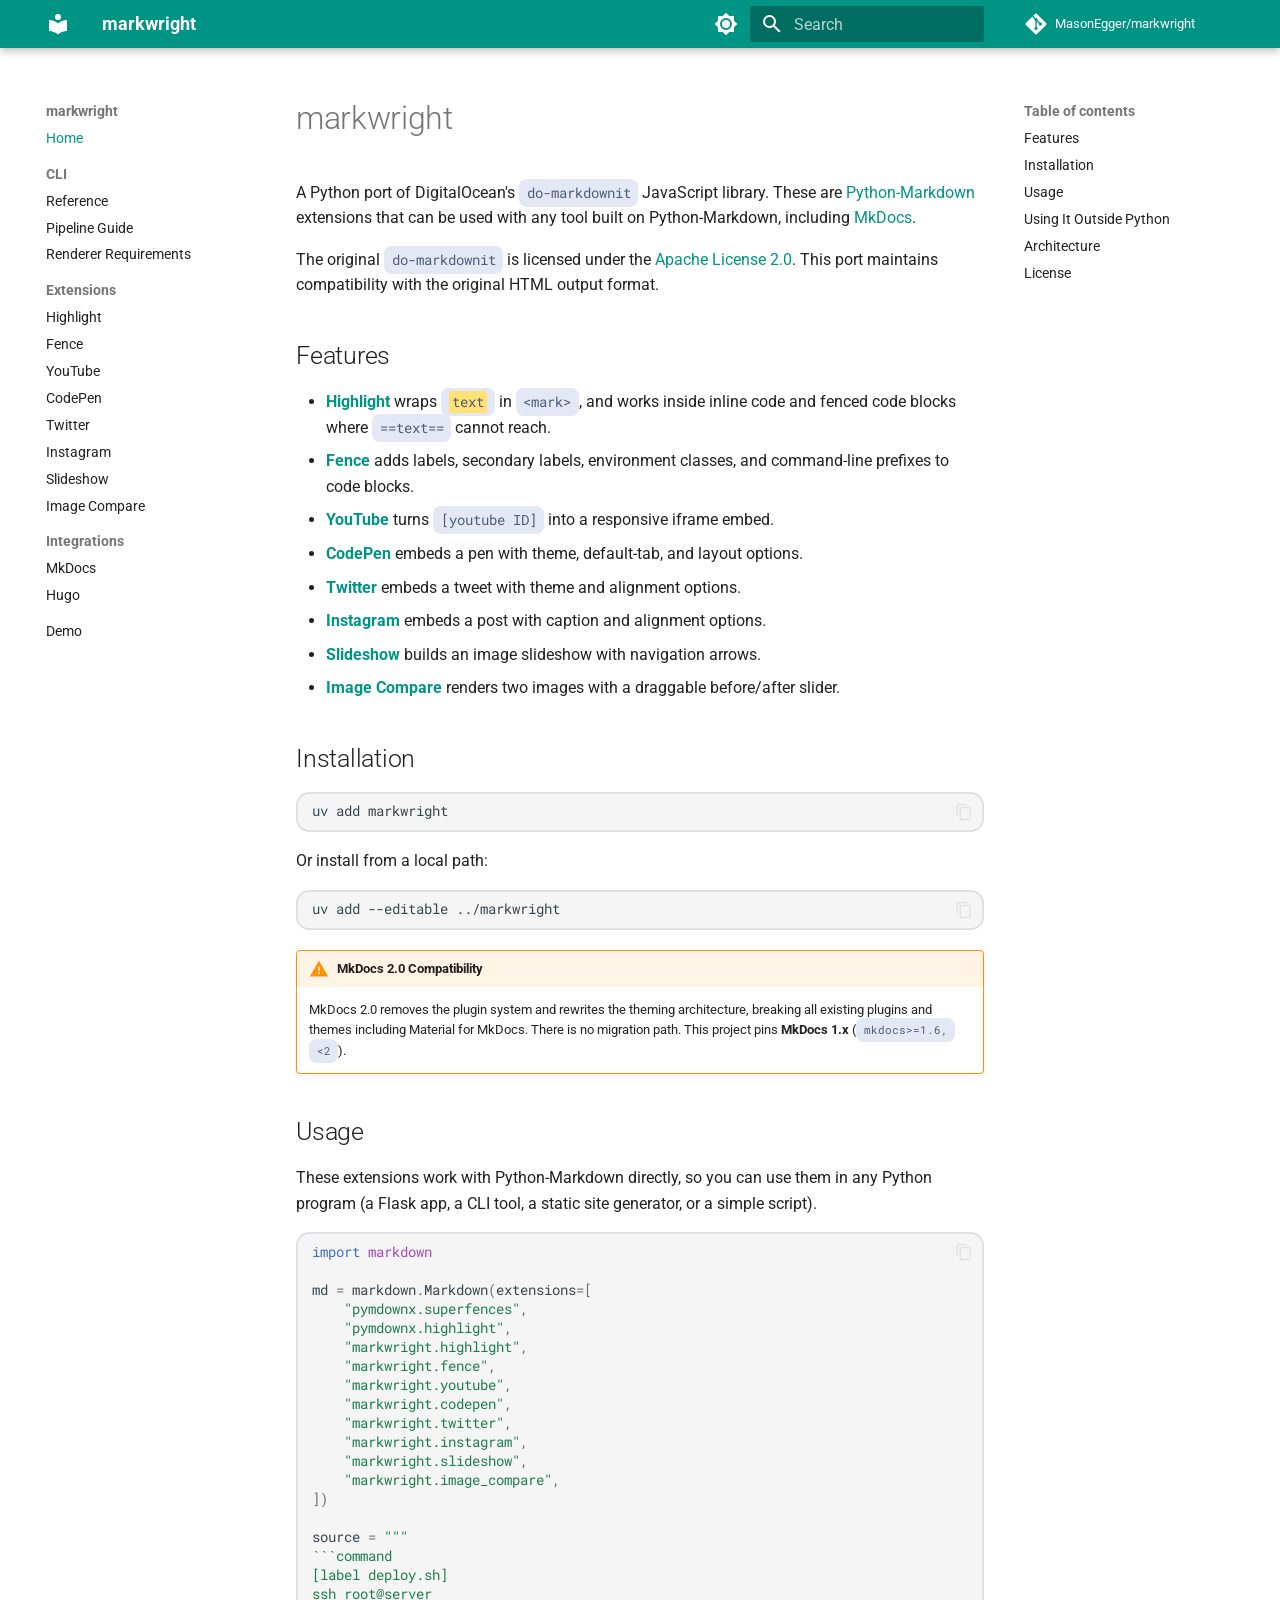
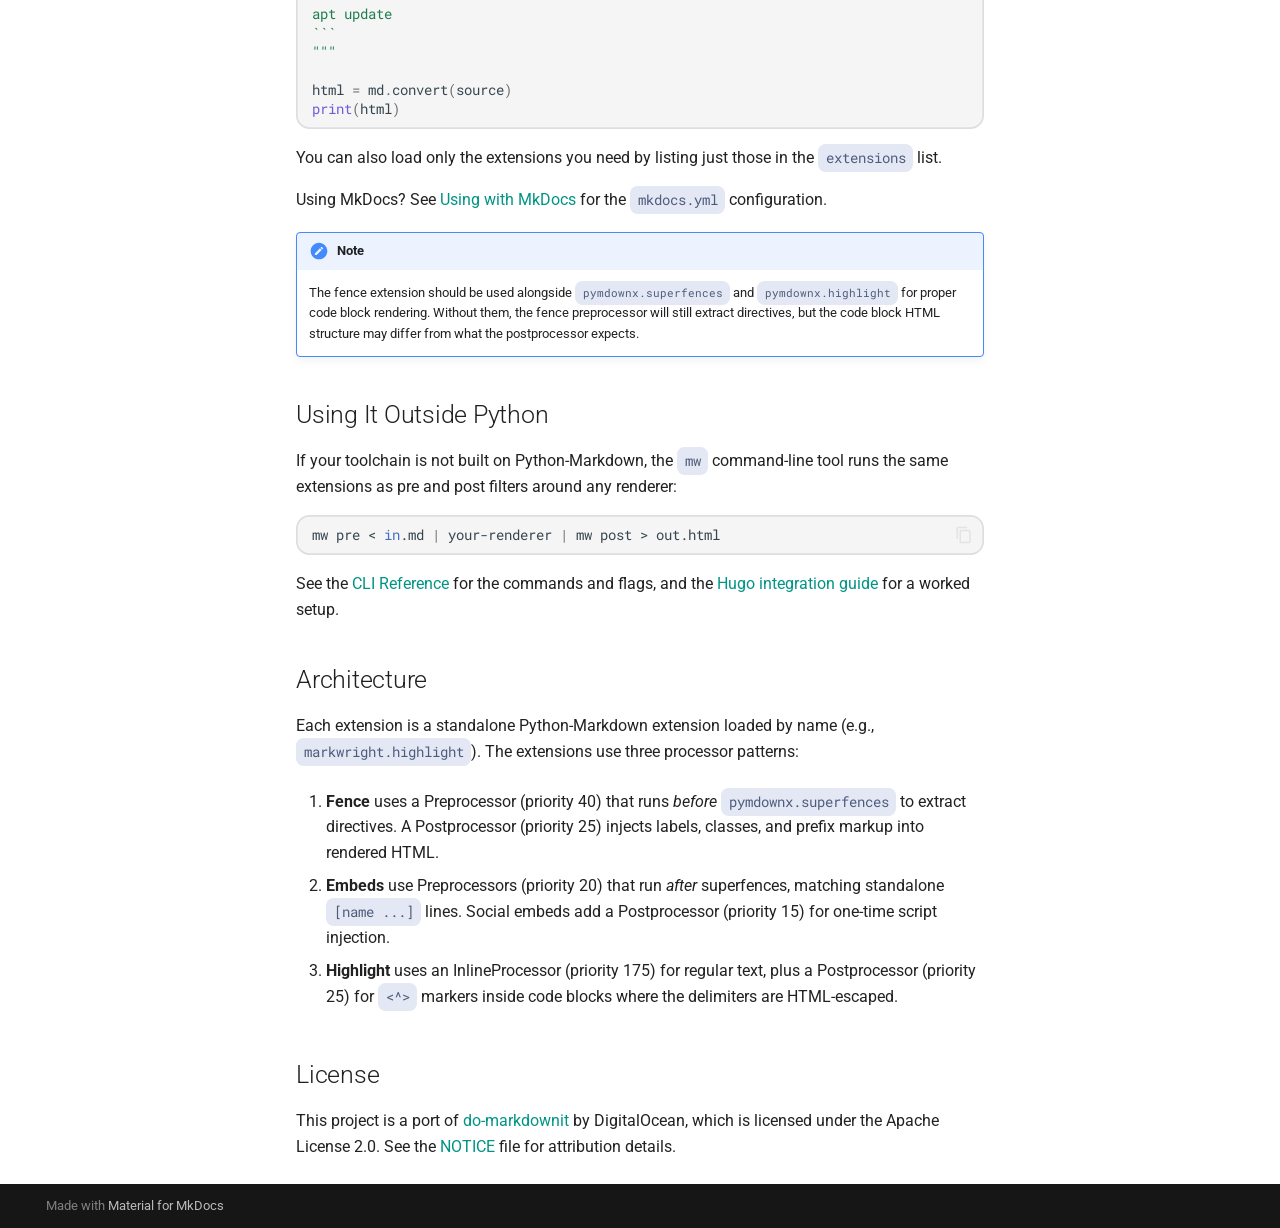
<file: index.html>
<!doctype html>
<html lang="en" class="no-js">
  <head>
    
      <meta charset="utf-8">
      <meta name="viewport" content="width=device-width,initial-scale=1">
      
        <meta name="description" content="Python-Markdown extensions ported from DigitalOcean's do-markdownit">
      
      
      
      
      
        <link rel="next" href="cli/">
      
      
        
      
      
      <link rel="icon" href="assets/images/favicon.png">
      <meta name="generator" content="mkdocs-1.6.1, mkdocs-material-9.7.5">
    
    
      
        <title>markwright</title>
      
    
    
      <link rel="stylesheet" href="assets/stylesheets/main.484c7ddc.min.css">
      
        
        <link rel="stylesheet" href="assets/stylesheets/palette.ab4e12ef.min.css">
      
      


    
    
      
    
    
      
        
        
        <link rel="preconnect" href="https://fonts.gstatic.com" crossorigin>
        <link rel="stylesheet" href="https://fonts.googleapis.com/css?family=Roboto:300,300i,400,400i,700,700i%7CRoboto+Mono:400,400i,700,700i&display=fallback">
        <style>:root{--md-text-font:"Roboto";--md-code-font:"Roboto Mono"}</style>
      
    
    
      <link rel="stylesheet" href="stylesheets/extra.css">
    
    <script>__md_scope=new URL(".",location),__md_hash=e=>[...e].reduce(((e,_)=>(e<<5)-e+_.charCodeAt(0)),0),__md_get=(e,_=localStorage,t=__md_scope)=>JSON.parse(_.getItem(t.pathname+"."+e)),__md_set=(e,_,t=localStorage,a=__md_scope)=>{try{t.setItem(a.pathname+"."+e,JSON.stringify(_))}catch(e){}}</script>
    
      

    
    
  </head>
  
  
    
    
      
    
    
    
    
    <body dir="ltr" data-md-color-scheme="default" data-md-color-primary="teal" data-md-color-accent="teal">
  
    
    <input class="md-toggle" data-md-toggle="drawer" type="checkbox" id="__drawer" autocomplete="off">
    <input class="md-toggle" data-md-toggle="search" type="checkbox" id="__search" autocomplete="off">
    <label class="md-overlay" for="__drawer"></label>
    <div data-md-component="skip">
      
        
        <a href="#markwright" class="md-skip">
          Skip to content
        </a>
      
    </div>
    <div data-md-component="announce">
      
    </div>
    
    
      

  

<header class="md-header md-header--shadow" data-md-component="header">
  <nav class="md-header__inner md-grid" aria-label="Header">
    <a href="." title="markwright" class="md-header__button md-logo" aria-label="markwright" data-md-component="logo">
      
  
  <svg xmlns="http://www.w3.org/2000/svg" viewBox="0 0 24 24"><path d="M12 8a3 3 0 0 0 3-3 3 3 0 0 0-3-3 3 3 0 0 0-3 3 3 3 0 0 0 3 3m0 3.54C9.64 9.35 6.5 8 3 8v11c3.5 0 6.64 1.35 9 3.54 2.36-2.19 5.5-3.54 9-3.54V8c-3.5 0-6.64 1.35-9 3.54"/></svg>

    </a>
    <label class="md-header__button md-icon" for="__drawer">
      
      <svg xmlns="http://www.w3.org/2000/svg" viewBox="0 0 24 24"><path d="M3 6h18v2H3zm0 5h18v2H3zm0 5h18v2H3z"/></svg>
    </label>
    <div class="md-header__title" data-md-component="header-title">
      <div class="md-header__ellipsis">
        <div class="md-header__topic">
          <span class="md-ellipsis">
            markwright
          </span>
        </div>
        <div class="md-header__topic" data-md-component="header-topic">
          <span class="md-ellipsis">
            
              Home
            
          </span>
        </div>
      </div>
    </div>
    
      
        <form class="md-header__option" data-md-component="palette">
  
    
    
    
    <input class="md-option" data-md-color-media="" data-md-color-scheme="default" data-md-color-primary="teal" data-md-color-accent="teal"  aria-label="Switch to dark mode"  type="radio" name="__palette" id="__palette_0">
    
      <label class="md-header__button md-icon" title="Switch to dark mode" for="__palette_1" hidden>
        <svg xmlns="http://www.w3.org/2000/svg" viewBox="0 0 24 24"><path d="M12 8a4 4 0 0 0-4 4 4 4 0 0 0 4 4 4 4 0 0 0 4-4 4 4 0 0 0-4-4m0 10a6 6 0 0 1-6-6 6 6 0 0 1 6-6 6 6 0 0 1 6 6 6 6 0 0 1-6 6m8-9.31V4h-4.69L12 .69 8.69 4H4v4.69L.69 12 4 15.31V20h4.69L12 23.31 15.31 20H20v-4.69L23.31 12z"/></svg>
      </label>
    
  
    
    
    
    <input class="md-option" data-md-color-media="" data-md-color-scheme="slate" data-md-color-primary="teal" data-md-color-accent="teal"  aria-label="Switch to light mode"  type="radio" name="__palette" id="__palette_1">
    
      <label class="md-header__button md-icon" title="Switch to light mode" for="__palette_0" hidden>
        <svg xmlns="http://www.w3.org/2000/svg" viewBox="0 0 24 24"><path d="M12 18c-.89 0-1.74-.2-2.5-.55C11.56 16.5 13 14.42 13 12s-1.44-4.5-3.5-5.45C10.26 6.2 11.11 6 12 6a6 6 0 0 1 6 6 6 6 0 0 1-6 6m8-9.31V4h-4.69L12 .69 8.69 4H4v4.69L.69 12 4 15.31V20h4.69L12 23.31 15.31 20H20v-4.69L23.31 12z"/></svg>
      </label>
    
  
</form>
      
    
    
      <script>var palette=__md_get("__palette");if(palette&&palette.color){if("(prefers-color-scheme)"===palette.color.media){var media=matchMedia("(prefers-color-scheme: light)"),input=document.querySelector(media.matches?"[data-md-color-media='(prefers-color-scheme: light)']":"[data-md-color-media='(prefers-color-scheme: dark)']");palette.color.media=input.getAttribute("data-md-color-media"),palette.color.scheme=input.getAttribute("data-md-color-scheme"),palette.color.primary=input.getAttribute("data-md-color-primary"),palette.color.accent=input.getAttribute("data-md-color-accent")}for(var[key,value]of Object.entries(palette.color))document.body.setAttribute("data-md-color-"+key,value)}</script>
    
    
    
      
      
        <label class="md-header__button md-icon" for="__search">
          
          <svg xmlns="http://www.w3.org/2000/svg" viewBox="0 0 24 24"><path d="M9.5 3A6.5 6.5 0 0 1 16 9.5c0 1.61-.59 3.09-1.56 4.23l.27.27h.79l5 5-1.5 1.5-5-5v-.79l-.27-.27A6.52 6.52 0 0 1 9.5 16 6.5 6.5 0 0 1 3 9.5 6.5 6.5 0 0 1 9.5 3m0 2C7 5 5 7 5 9.5S7 14 9.5 14 14 12 14 9.5 12 5 9.5 5"/></svg>
        </label>
        <div class="md-search" data-md-component="search" role="dialog">
  <label class="md-search__overlay" for="__search"></label>
  <div class="md-search__inner" role="search">
    <form class="md-search__form" name="search">
      <input type="text" class="md-search__input" name="query" aria-label="Search" placeholder="Search" autocapitalize="off" autocorrect="off" autocomplete="off" spellcheck="false" data-md-component="search-query" required>
      <label class="md-search__icon md-icon" for="__search">
        
        <svg xmlns="http://www.w3.org/2000/svg" viewBox="0 0 24 24"><path d="M9.5 3A6.5 6.5 0 0 1 16 9.5c0 1.61-.59 3.09-1.56 4.23l.27.27h.79l5 5-1.5 1.5-5-5v-.79l-.27-.27A6.52 6.52 0 0 1 9.5 16 6.5 6.5 0 0 1 3 9.5 6.5 6.5 0 0 1 9.5 3m0 2C7 5 5 7 5 9.5S7 14 9.5 14 14 12 14 9.5 12 5 9.5 5"/></svg>
        
        <svg xmlns="http://www.w3.org/2000/svg" viewBox="0 0 24 24"><path d="M20 11v2H8l5.5 5.5-1.42 1.42L4.16 12l7.92-7.92L13.5 5.5 8 11z"/></svg>
      </label>
      <nav class="md-search__options" aria-label="Search">
        
        <button type="reset" class="md-search__icon md-icon" title="Clear" aria-label="Clear" tabindex="-1">
          
          <svg xmlns="http://www.w3.org/2000/svg" viewBox="0 0 24 24"><path d="M19 6.41 17.59 5 12 10.59 6.41 5 5 6.41 10.59 12 5 17.59 6.41 19 12 13.41 17.59 19 19 17.59 13.41 12z"/></svg>
        </button>
      </nav>
      
    </form>
    <div class="md-search__output">
      <div class="md-search__scrollwrap" tabindex="0" data-md-scrollfix>
        <div class="md-search-result" data-md-component="search-result">
          <div class="md-search-result__meta">
            Initializing search
          </div>
          <ol class="md-search-result__list" role="presentation"></ol>
        </div>
      </div>
    </div>
  </div>
</div>
      
    
    
      <div class="md-header__source">
        <a href="https://github.com/MasonEgger/markwright" title="Go to repository" class="md-source" data-md-component="source">
  <div class="md-source__icon md-icon">
    
    <svg xmlns="http://www.w3.org/2000/svg" viewBox="0 0 448 512"><!--! Font Awesome Free 7.1.0 by @fontawesome - https://fontawesome.com License - https://fontawesome.com/license/free (Icons: CC BY 4.0, Fonts: SIL OFL 1.1, Code: MIT License) Copyright 2025 Fonticons, Inc.--><path d="M439.6 236.1 244 40.5c-5.4-5.5-12.8-8.5-20.4-8.5s-15 3-20.4 8.4L162.5 81l51.5 51.5c27.1-9.1 52.7 16.8 43.4 43.7l49.7 49.7c34.2-11.8 61.2 31 35.5 56.7-26.5 26.5-70.2-2.9-56-37.3L240.3 199v121.9c25.3 12.5 22.3 41.8 9.1 55-6.4 6.4-15.2 10.1-24.3 10.1s-17.8-3.6-24.3-10.1c-17.6-17.6-11.1-46.9 11.2-56v-123c-20.8-8.5-24.6-30.7-18.6-45L142.6 101 8.5 235.1C3 240.6 0 247.9 0 255.5s3 15 8.5 20.4l195.6 195.7c5.4 5.4 12.7 8.4 20.4 8.4s15-3 20.4-8.4l194.7-194.7c5.4-5.4 8.4-12.8 8.4-20.4s-3-15-8.4-20.4"/></svg>
  </div>
  <div class="md-source__repository">
    MasonEgger/markwright
  </div>
</a>
      </div>
    
  </nav>
  
</header>
    
    <div class="md-container" data-md-component="container">
      
      
        
          
        
      
      <main class="md-main" data-md-component="main">
        <div class="md-main__inner md-grid">
          
            
              
              <div class="md-sidebar md-sidebar--primary" data-md-component="sidebar" data-md-type="navigation" >
                <div class="md-sidebar__scrollwrap">
                  <div class="md-sidebar__inner">
                    



<nav class="md-nav md-nav--primary" aria-label="Navigation" data-md-level="0">
  <label class="md-nav__title" for="__drawer">
    <a href="." title="markwright" class="md-nav__button md-logo" aria-label="markwright" data-md-component="logo">
      
  
  <svg xmlns="http://www.w3.org/2000/svg" viewBox="0 0 24 24"><path d="M12 8a3 3 0 0 0 3-3 3 3 0 0 0-3-3 3 3 0 0 0-3 3 3 3 0 0 0 3 3m0 3.54C9.64 9.35 6.5 8 3 8v11c3.5 0 6.64 1.35 9 3.54 2.36-2.19 5.5-3.54 9-3.54V8c-3.5 0-6.64 1.35-9 3.54"/></svg>

    </a>
    markwright
  </label>
  
    <div class="md-nav__source">
      <a href="https://github.com/MasonEgger/markwright" title="Go to repository" class="md-source" data-md-component="source">
  <div class="md-source__icon md-icon">
    
    <svg xmlns="http://www.w3.org/2000/svg" viewBox="0 0 448 512"><!--! Font Awesome Free 7.1.0 by @fontawesome - https://fontawesome.com License - https://fontawesome.com/license/free (Icons: CC BY 4.0, Fonts: SIL OFL 1.1, Code: MIT License) Copyright 2025 Fonticons, Inc.--><path d="M439.6 236.1 244 40.5c-5.4-5.5-12.8-8.5-20.4-8.5s-15 3-20.4 8.4L162.5 81l51.5 51.5c27.1-9.1 52.7 16.8 43.4 43.7l49.7 49.7c34.2-11.8 61.2 31 35.5 56.7-26.5 26.5-70.2-2.9-56-37.3L240.3 199v121.9c25.3 12.5 22.3 41.8 9.1 55-6.4 6.4-15.2 10.1-24.3 10.1s-17.8-3.6-24.3-10.1c-17.6-17.6-11.1-46.9 11.2-56v-123c-20.8-8.5-24.6-30.7-18.6-45L142.6 101 8.5 235.1C3 240.6 0 247.9 0 255.5s3 15 8.5 20.4l195.6 195.7c5.4 5.4 12.7 8.4 20.4 8.4s15-3 20.4-8.4l194.7-194.7c5.4-5.4 8.4-12.8 8.4-20.4s-3-15-8.4-20.4"/></svg>
  </div>
  <div class="md-source__repository">
    MasonEgger/markwright
  </div>
</a>
    </div>
  
  <ul class="md-nav__list" data-md-scrollfix>
    
      
      
  
  
    
  
  
  
    <li class="md-nav__item md-nav__item--active">
      
      <input class="md-nav__toggle md-toggle" type="checkbox" id="__toc">
      
      
        
      
      
        <label class="md-nav__link md-nav__link--active" for="__toc">
          
  
  
  <span class="md-ellipsis">
    
  
    Home
  

    
  </span>
  
  

          <span class="md-nav__icon md-icon"></span>
        </label>
      
      <a href="." class="md-nav__link md-nav__link--active">
        
  
  
  <span class="md-ellipsis">
    
  
    Home
  

    
  </span>
  
  

      </a>
      
        

<nav class="md-nav md-nav--secondary" aria-label="Table of contents">
  
  
  
    
  
  
    <label class="md-nav__title" for="__toc">
      <span class="md-nav__icon md-icon"></span>
      Table of contents
    </label>
    <ul class="md-nav__list" data-md-component="toc" data-md-scrollfix>
      
        <li class="md-nav__item">
  <a href="#features" class="md-nav__link">
    <span class="md-ellipsis">
      
        Features
      
    </span>
  </a>
  
</li>
      
        <li class="md-nav__item">
  <a href="#installation" class="md-nav__link">
    <span class="md-ellipsis">
      
        Installation
      
    </span>
  </a>
  
</li>
      
        <li class="md-nav__item">
  <a href="#usage" class="md-nav__link">
    <span class="md-ellipsis">
      
        Usage
      
    </span>
  </a>
  
</li>
      
        <li class="md-nav__item">
  <a href="#using-it-outside-python" class="md-nav__link">
    <span class="md-ellipsis">
      
        Using It Outside Python
      
    </span>
  </a>
  
</li>
      
        <li class="md-nav__item">
  <a href="#architecture" class="md-nav__link">
    <span class="md-ellipsis">
      
        Architecture
      
    </span>
  </a>
  
</li>
      
        <li class="md-nav__item">
  <a href="#license" class="md-nav__link">
    <span class="md-ellipsis">
      
        License
      
    </span>
  </a>
  
</li>
      
    </ul>
  
</nav>
      
    </li>
  

    
      
      
  
  
  
  
    
    
    
    
      
        
        
      
    
    
    <li class="md-nav__item md-nav__item--section md-nav__item--nested">
      
        
        
          
        
        <input class="md-nav__toggle md-toggle md-toggle--indeterminate" type="checkbox" id="__nav_2" >
        
          
          <label class="md-nav__link" for="__nav_2" id="__nav_2_label" tabindex="">
            
  
  
  <span class="md-ellipsis">
    
  
    CLI
  

    
  </span>
  
  

            <span class="md-nav__icon md-icon"></span>
          </label>
        
        <nav class="md-nav" data-md-level="1" aria-labelledby="__nav_2_label" aria-expanded="false">
          <label class="md-nav__title" for="__nav_2">
            <span class="md-nav__icon md-icon"></span>
            
  
    CLI
  

          </label>
          <ul class="md-nav__list" data-md-scrollfix>
            
              
                
  
  
  
  
    <li class="md-nav__item">
      <a href="cli/" class="md-nav__link">
        
  
  
  <span class="md-ellipsis">
    
  
    Reference
  

    
  </span>
  
  

      </a>
    </li>
  

              
            
              
                
  
  
  
  
    <li class="md-nav__item">
      <a href="pipeline/" class="md-nav__link">
        
  
  
  <span class="md-ellipsis">
    
  
    Pipeline Guide
  

    
  </span>
  
  

      </a>
    </li>
  

              
            
              
                
  
  
  
  
    <li class="md-nav__item">
      <a href="renderer-requirements/" class="md-nav__link">
        
  
  
  <span class="md-ellipsis">
    
  
    Renderer Requirements
  

    
  </span>
  
  

      </a>
    </li>
  

              
            
          </ul>
        </nav>
      
    </li>
  

    
      
      
  
  
  
  
    
    
    
    
      
        
        
      
    
    
    <li class="md-nav__item md-nav__item--section md-nav__item--nested">
      
        
        
          
        
        <input class="md-nav__toggle md-toggle md-toggle--indeterminate" type="checkbox" id="__nav_3" >
        
          
          <label class="md-nav__link" for="__nav_3" id="__nav_3_label" tabindex="">
            
  
  
  <span class="md-ellipsis">
    
  
    Extensions
  

    
  </span>
  
  

            <span class="md-nav__icon md-icon"></span>
          </label>
        
        <nav class="md-nav" data-md-level="1" aria-labelledby="__nav_3_label" aria-expanded="false">
          <label class="md-nav__title" for="__nav_3">
            <span class="md-nav__icon md-icon"></span>
            
  
    Extensions
  

          </label>
          <ul class="md-nav__list" data-md-scrollfix>
            
              
                
  
  
  
  
    <li class="md-nav__item">
      <a href="extensions/highlight/" class="md-nav__link">
        
  
  
  <span class="md-ellipsis">
    
  
    Highlight
  

    
  </span>
  
  

      </a>
    </li>
  

              
            
              
                
  
  
  
  
    <li class="md-nav__item">
      <a href="extensions/fence/" class="md-nav__link">
        
  
  
  <span class="md-ellipsis">
    
  
    Fence
  

    
  </span>
  
  

      </a>
    </li>
  

              
            
              
                
  
  
  
  
    <li class="md-nav__item">
      <a href="extensions/youtube/" class="md-nav__link">
        
  
  
  <span class="md-ellipsis">
    
  
    YouTube
  

    
  </span>
  
  

      </a>
    </li>
  

              
            
              
                
  
  
  
  
    <li class="md-nav__item">
      <a href="extensions/codepen/" class="md-nav__link">
        
  
  
  <span class="md-ellipsis">
    
  
    CodePen
  

    
  </span>
  
  

      </a>
    </li>
  

              
            
              
                
  
  
  
  
    <li class="md-nav__item">
      <a href="extensions/twitter/" class="md-nav__link">
        
  
  
  <span class="md-ellipsis">
    
  
    Twitter
  

    
  </span>
  
  

      </a>
    </li>
  

              
            
              
                
  
  
  
  
    <li class="md-nav__item">
      <a href="extensions/instagram/" class="md-nav__link">
        
  
  
  <span class="md-ellipsis">
    
  
    Instagram
  

    
  </span>
  
  

      </a>
    </li>
  

              
            
              
                
  
  
  
  
    <li class="md-nav__item">
      <a href="extensions/slideshow/" class="md-nav__link">
        
  
  
  <span class="md-ellipsis">
    
  
    Slideshow
  

    
  </span>
  
  

      </a>
    </li>
  

              
            
              
                
  
  
  
  
    <li class="md-nav__item">
      <a href="extensions/image-compare/" class="md-nav__link">
        
  
  
  <span class="md-ellipsis">
    
  
    Image Compare
  

    
  </span>
  
  

      </a>
    </li>
  

              
            
          </ul>
        </nav>
      
    </li>
  

    
      
      
  
  
  
  
    
    
    
    
      
        
        
      
    
    
    <li class="md-nav__item md-nav__item--section md-nav__item--nested">
      
        
        
          
        
        <input class="md-nav__toggle md-toggle md-toggle--indeterminate" type="checkbox" id="__nav_4" >
        
          
          <label class="md-nav__link" for="__nav_4" id="__nav_4_label" tabindex="">
            
  
  
  <span class="md-ellipsis">
    
  
    Integrations
  

    
  </span>
  
  

            <span class="md-nav__icon md-icon"></span>
          </label>
        
        <nav class="md-nav" data-md-level="1" aria-labelledby="__nav_4_label" aria-expanded="false">
          <label class="md-nav__title" for="__nav_4">
            <span class="md-nav__icon md-icon"></span>
            
  
    Integrations
  

          </label>
          <ul class="md-nav__list" data-md-scrollfix>
            
              
                
  
  
  
  
    <li class="md-nav__item">
      <a href="integrations/mkdocs/" class="md-nav__link">
        
  
  
  <span class="md-ellipsis">
    
  
    MkDocs
  

    
  </span>
  
  

      </a>
    </li>
  

              
            
              
                
  
  
  
  
    <li class="md-nav__item">
      <a href="integrations/hugo/" class="md-nav__link">
        
  
  
  <span class="md-ellipsis">
    
  
    Hugo
  

    
  </span>
  
  

      </a>
    </li>
  

              
            
          </ul>
        </nav>
      
    </li>
  

    
      
      
  
  
  
  
    <li class="md-nav__item">
      <a href="demo/" class="md-nav__link">
        
  
  
  <span class="md-ellipsis">
    
  
    Demo
  

    
  </span>
  
  

      </a>
    </li>
  

    
  </ul>
</nav>
                  </div>
                </div>
              </div>
            
            
              
              <div class="md-sidebar md-sidebar--secondary" data-md-component="sidebar" data-md-type="toc" >
                <div class="md-sidebar__scrollwrap">
                  <div class="md-sidebar__inner">
                    

<nav class="md-nav md-nav--secondary" aria-label="Table of contents">
  
  
  
    
  
  
    <label class="md-nav__title" for="__toc">
      <span class="md-nav__icon md-icon"></span>
      Table of contents
    </label>
    <ul class="md-nav__list" data-md-component="toc" data-md-scrollfix>
      
        <li class="md-nav__item">
  <a href="#features" class="md-nav__link">
    <span class="md-ellipsis">
      
        Features
      
    </span>
  </a>
  
</li>
      
        <li class="md-nav__item">
  <a href="#installation" class="md-nav__link">
    <span class="md-ellipsis">
      
        Installation
      
    </span>
  </a>
  
</li>
      
        <li class="md-nav__item">
  <a href="#usage" class="md-nav__link">
    <span class="md-ellipsis">
      
        Usage
      
    </span>
  </a>
  
</li>
      
        <li class="md-nav__item">
  <a href="#using-it-outside-python" class="md-nav__link">
    <span class="md-ellipsis">
      
        Using It Outside Python
      
    </span>
  </a>
  
</li>
      
        <li class="md-nav__item">
  <a href="#architecture" class="md-nav__link">
    <span class="md-ellipsis">
      
        Architecture
      
    </span>
  </a>
  
</li>
      
        <li class="md-nav__item">
  <a href="#license" class="md-nav__link">
    <span class="md-ellipsis">
      
        License
      
    </span>
  </a>
  
</li>
      
    </ul>
  
</nav>
                  </div>
                </div>
              </div>
            
          
          
            <div class="md-content" data-md-component="content">
              
              <article class="md-content__inner md-typeset">
                
                  


  
  


<h1 id="markwright">markwright<a class="headerlink" href="#markwright" title="Permanent link">&para;</a></h1>
<p>A Python port of DigitalOcean's <a href="https://github.com/digitalocean/do-markdownit"><code>do-markdownit</code></a> JavaScript library. These are <a href="https://python-markdown.github.io/">Python-Markdown</a> extensions that can be used with any tool built on Python-Markdown, including <a href="https://www.mkdocs.org/">MkDocs</a>.</p>
<p>The original <code>do-markdownit</code> is licensed under the <a href="https://github.com/digitalocean/do-markdownit/blob/master/LICENSE">Apache License 2.0</a>. This port maintains compatibility with the original HTML output format.</p>
<h2 id="features">Features<a class="headerlink" href="#features" title="Permanent link">&para;</a></h2>
<ul>
<li><strong><a href="extensions/highlight/">Highlight</a></strong> wraps <code><mark>text</mark></code> in <code>&lt;mark&gt;</code>, and works inside inline code and fenced code blocks where <code>==text==</code> cannot reach.</li>
<li><strong><a href="extensions/fence/">Fence</a></strong> adds labels, secondary labels, environment classes, and command-line prefixes to code blocks.</li>
<li><strong><a href="extensions/youtube/">YouTube</a></strong> turns <code>[youtube ID]</code> into a responsive iframe embed.</li>
<li><strong><a href="extensions/codepen/">CodePen</a></strong> embeds a pen with theme, default-tab, and layout options.</li>
<li><strong><a href="extensions/twitter/">Twitter</a></strong> embeds a tweet with theme and alignment options.</li>
<li><strong><a href="extensions/instagram/">Instagram</a></strong> embeds a post with caption and alignment options.</li>
<li><strong><a href="extensions/slideshow/">Slideshow</a></strong> builds an image slideshow with navigation arrows.</li>
<li><strong><a href="extensions/image-compare/">Image Compare</a></strong> renders two images with a draggable before/after slider.</li>
</ul>
<h2 id="installation">Installation<a class="headerlink" href="#installation" title="Permanent link">&para;</a></h2>
<div class="language-bash highlight"><pre><span></span><code>uv<span class="w"> </span>add<span class="w"> </span>markwright
</code></pre></div>
<p>Or install from a local path:</p>
<div class="language-bash highlight"><pre><span></span><code>uv<span class="w"> </span>add<span class="w"> </span>--editable<span class="w"> </span>../markwright
</code></pre></div>
<div class="admonition warning">
<p class="admonition-title">MkDocs 2.0 Compatibility</p>
<p>MkDocs 2.0 removes the plugin system and rewrites the theming architecture, breaking all existing plugins and themes including Material for MkDocs. There is no migration path. This project pins <strong>MkDocs 1.x</strong> (<code>mkdocs&gt;=1.6,&lt;2</code>).</p>
</div>
<h2 id="usage">Usage<a class="headerlink" href="#usage" title="Permanent link">&para;</a></h2>
<p>These extensions work with Python-Markdown directly, so you can use them in any Python program (a Flask app, a CLI tool, a static site generator, or a simple script).</p>
<div class="language-python highlight"><pre><span></span><code><span class="kn">import</span><span class="w"> </span><span class="nn">markdown</span>

<span class="n">md</span> <span class="o">=</span> <span class="n">markdown</span><span class="o">.</span><span class="n">Markdown</span><span class="p">(</span><span class="n">extensions</span><span class="o">=</span><span class="p">[</span>
    <span class="s2">&quot;pymdownx.superfences&quot;</span><span class="p">,</span>
    <span class="s2">&quot;pymdownx.highlight&quot;</span><span class="p">,</span>
    <span class="s2">&quot;markwright.highlight&quot;</span><span class="p">,</span>
    <span class="s2">&quot;markwright.fence&quot;</span><span class="p">,</span>
    <span class="s2">&quot;markwright.youtube&quot;</span><span class="p">,</span>
    <span class="s2">&quot;markwright.codepen&quot;</span><span class="p">,</span>
    <span class="s2">&quot;markwright.twitter&quot;</span><span class="p">,</span>
    <span class="s2">&quot;markwright.instagram&quot;</span><span class="p">,</span>
    <span class="s2">&quot;markwright.slideshow&quot;</span><span class="p">,</span>
    <span class="s2">&quot;markwright.image_compare&quot;</span><span class="p">,</span>
<span class="p">])</span>

<span class="n">source</span> <span class="o">=</span> <span class="s2">&quot;&quot;&quot;</span>
<span class="s2">```command</span>
<span class="s2">[label deploy.sh]</span>
<span class="s2">ssh root@server</span>
<span class="s2">apt update</span>
<span class="s2">```</span>
<span class="s2">&quot;&quot;&quot;</span>

<span class="n">html</span> <span class="o">=</span> <span class="n">md</span><span class="o">.</span><span class="n">convert</span><span class="p">(</span><span class="n">source</span><span class="p">)</span>
<span class="nb">print</span><span class="p">(</span><span class="n">html</span><span class="p">)</span>
</code></pre></div>
<p>You can also load only the extensions you need by listing just those in the <code>extensions</code> list.</p>
<p>Using MkDocs? See <a href="integrations/mkdocs/">Using with MkDocs</a> for the <code>mkdocs.yml</code> configuration.</p>
<div class="admonition note">
<p class="admonition-title">Note</p>
<p>The fence extension should be used alongside <code>pymdownx.superfences</code> and <code>pymdownx.highlight</code> for proper code block rendering. Without them, the fence preprocessor will still extract directives, but the code block HTML structure may differ from what the postprocessor expects.</p>
</div>
<h2 id="using-it-outside-python">Using It Outside Python<a class="headerlink" href="#using-it-outside-python" title="Permanent link">&para;</a></h2>
<p>If your toolchain is not built on Python-Markdown, the <code>mw</code> command-line tool runs the same extensions as pre and post filters around any renderer:</p>
<div class="language-bash highlight"><pre><span></span><code>mw<span class="w"> </span>pre<span class="w"> </span>&lt;<span class="w"> </span><span class="k">in</span>.md<span class="w"> </span><span class="p">|</span><span class="w"> </span>your-renderer<span class="w"> </span><span class="p">|</span><span class="w"> </span>mw<span class="w"> </span>post<span class="w"> </span>&gt;<span class="w"> </span>out.html
</code></pre></div>
<p>See the <a href="cli/">CLI Reference</a> for the commands and flags, and the <a href="integrations/hugo/">Hugo integration guide</a> for a worked setup.</p>
<h2 id="architecture">Architecture<a class="headerlink" href="#architecture" title="Permanent link">&para;</a></h2>
<p>Each extension is a standalone Python-Markdown extension loaded by name (e.g., <code>markwright.highlight</code>). The extensions use three processor patterns:</p>
<ol>
<li>
<p><strong>Fence</strong> uses a Preprocessor (priority 40) that runs <em>before</em> <code>pymdownx.superfences</code> to extract directives. A Postprocessor (priority 25) injects labels, classes, and prefix markup into rendered HTML.</p>
</li>
<li>
<p><strong>Embeds</strong> use Preprocessors (priority 20) that run <em>after</em> superfences, matching standalone <code>[name ...]</code> lines. Social embeds add a Postprocessor (priority 15) for one-time script injection.</p>
</li>
<li>
<p><strong>Highlight</strong> uses an InlineProcessor (priority 175) for regular text, plus a Postprocessor (priority 25) for <code>&lt;^&gt;</code> markers inside code blocks where the delimiters are HTML-escaped.</p>
</li>
</ol>
<h2 id="license">License<a class="headerlink" href="#license" title="Permanent link">&para;</a></h2>
<p>This project is a port of <a href="https://github.com/digitalocean/do-markdownit">do-markdownit</a> by DigitalOcean, which is licensed under the Apache License 2.0. See the <a href="https://github.com/MasonEgger/markwright/blob/main/NOTICE">NOTICE</a> file for attribution details.</p>












                
              </article>
            </div>
          
          
<script>var target=document.getElementById(location.hash.slice(1));target&&target.name&&(target.checked=target.name.startsWith("__tabbed_"))</script>
        </div>
        
      </main>
      
        <footer class="md-footer">
  
  <div class="md-footer-meta md-typeset">
    <div class="md-footer-meta__inner md-grid">
      <div class="md-copyright">
  
  
    Made with
    <a href="https://squidfunk.github.io/mkdocs-material/" target="_blank" rel="noopener">
      Material for MkDocs
    </a>
  
</div>
      
    </div>
  </div>
</footer>
      
    </div>
    <div class="md-dialog" data-md-component="dialog">
      <div class="md-dialog__inner md-typeset"></div>
    </div>
    
    
    
      
      
      <script id="__config" type="application/json">{"annotate": null, "base": ".", "features": ["content.code.copy", "navigation.sections", "navigation.expand", "toc.follow"], "search": "assets/javascripts/workers/search.2c215733.min.js", "tags": null, "translations": {"clipboard.copied": "Copied to clipboard", "clipboard.copy": "Copy to clipboard", "search.result.more.one": "1 more on this page", "search.result.more.other": "# more on this page", "search.result.none": "No matching documents", "search.result.one": "1 matching document", "search.result.other": "# matching documents", "search.result.placeholder": "Type to start searching", "search.result.term.missing": "Missing", "select.version": "Select version"}, "version": null}</script>
    
    
      <script src="assets/javascripts/bundle.79ae519e.min.js"></script>
      
    
  </body>
</html>
</file>
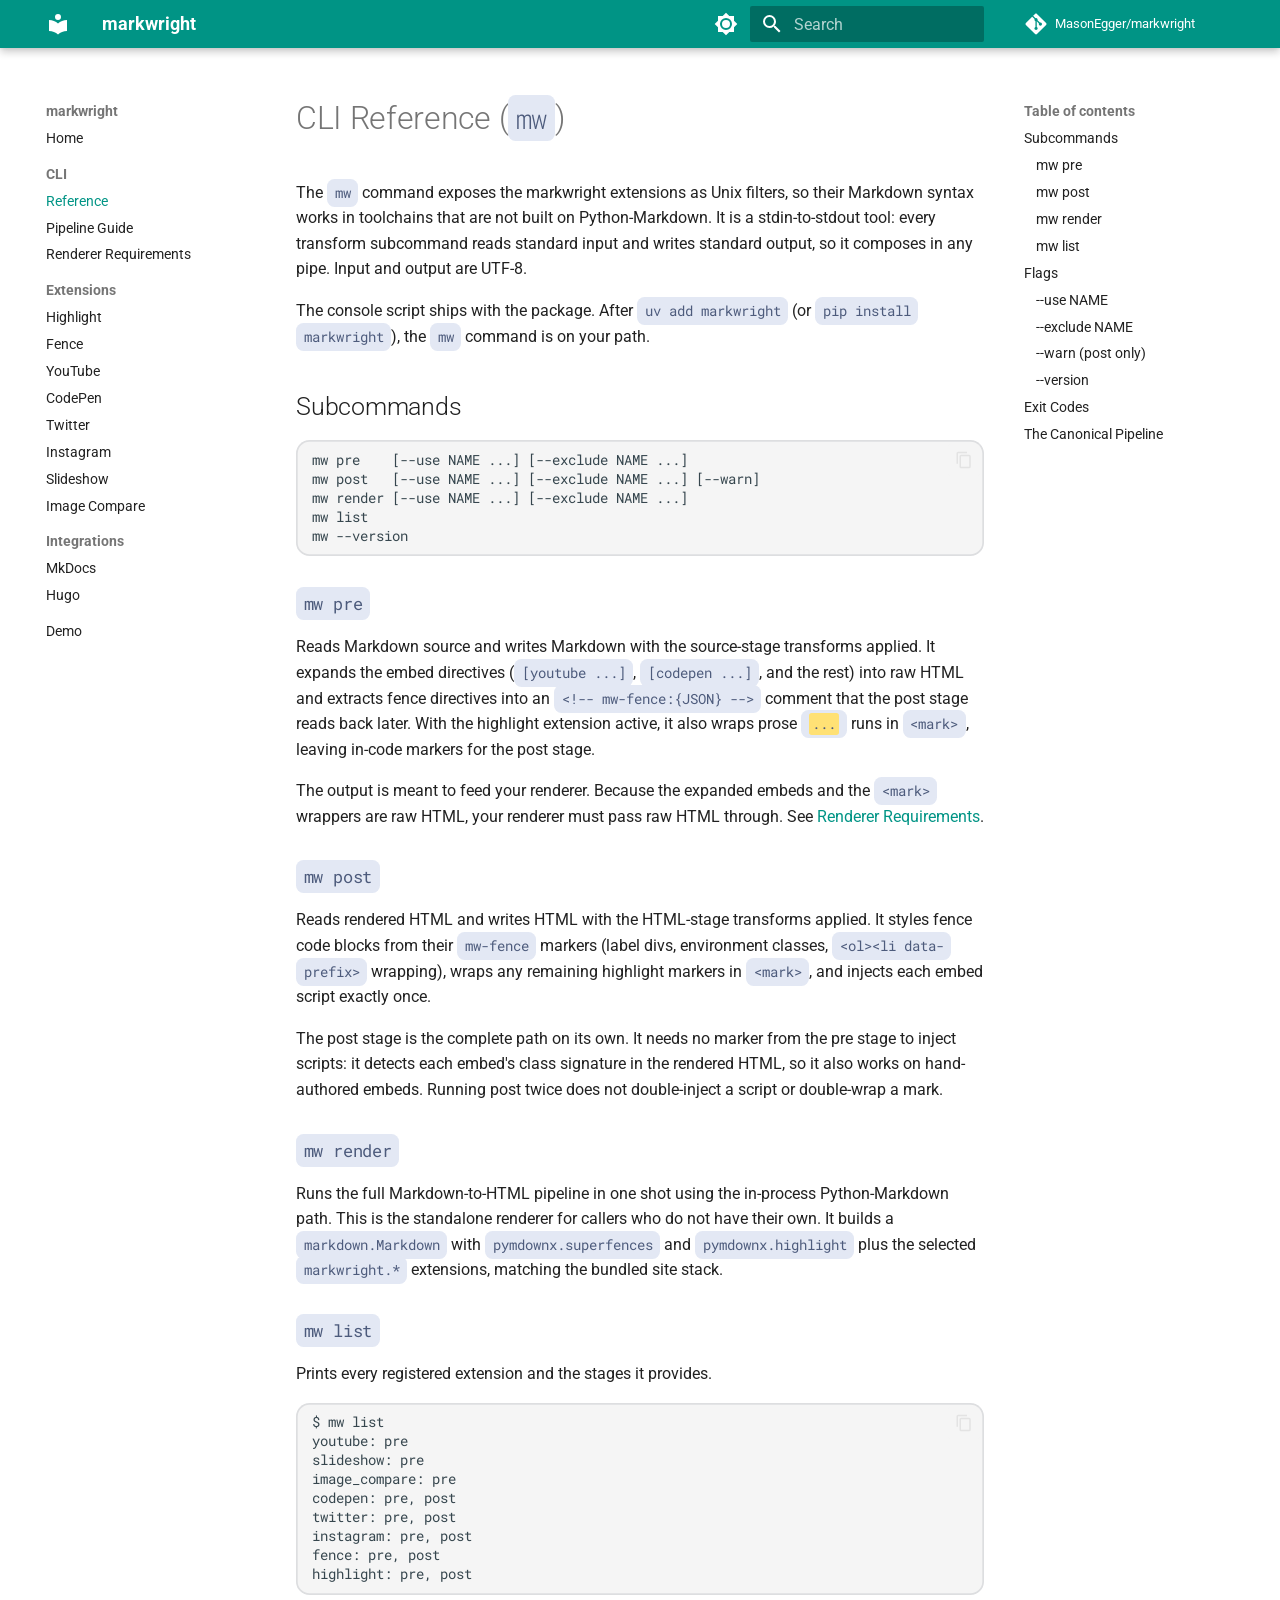
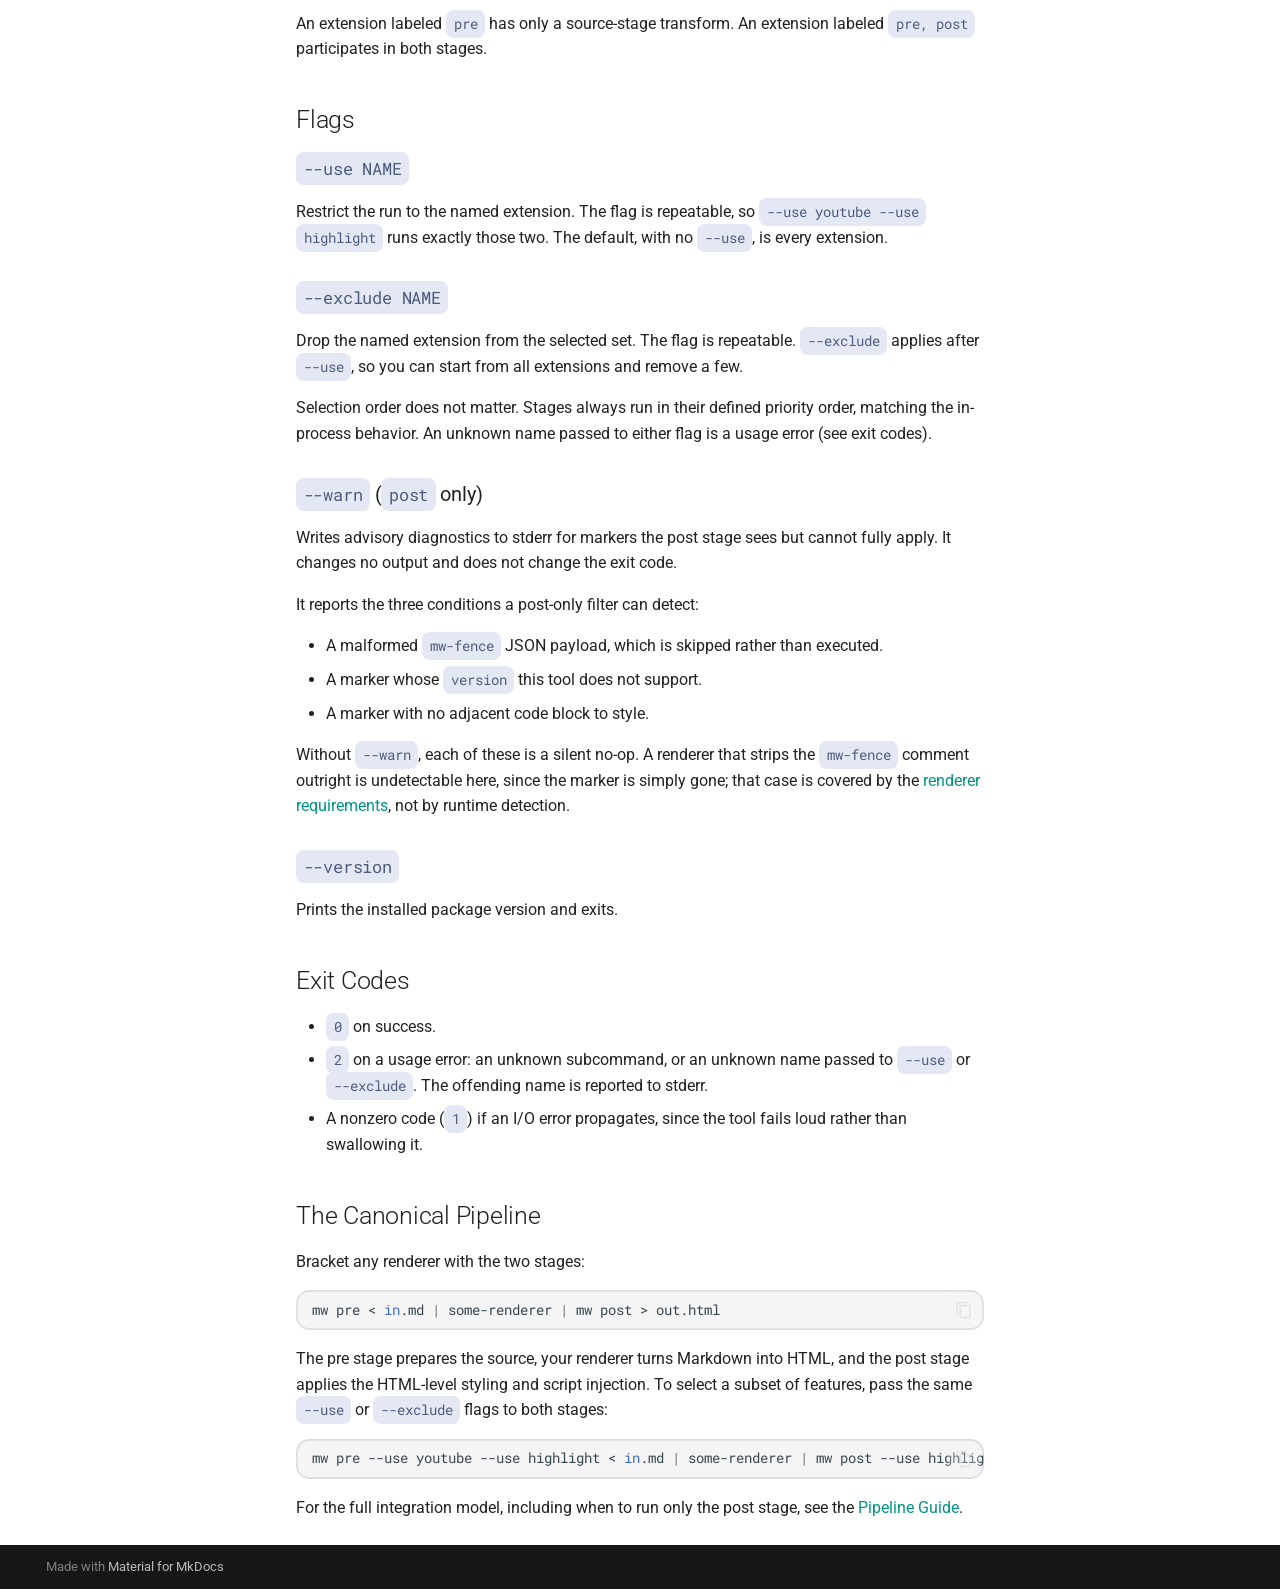
<file: cli/index.html>
<!doctype html>
<html lang="en" class="no-js">
  <head>
    
      <meta charset="utf-8">
      <meta name="viewport" content="width=device-width,initial-scale=1">
      
        <meta name="description" content="Python-Markdown extensions ported from DigitalOcean's do-markdownit">
      
      
      
      
        <link rel="prev" href="..">
      
      
        <link rel="next" href="../pipeline/">
      
      
        
      
      
      <link rel="icon" href="../assets/images/favicon.png">
      <meta name="generator" content="mkdocs-1.6.1, mkdocs-material-9.7.5">
    
    
      
        <title>Reference - markwright</title>
      
    
    
      <link rel="stylesheet" href="../assets/stylesheets/main.484c7ddc.min.css">
      
        
        <link rel="stylesheet" href="../assets/stylesheets/palette.ab4e12ef.min.css">
      
      


    
    
      
    
    
      
        
        
        <link rel="preconnect" href="https://fonts.gstatic.com" crossorigin>
        <link rel="stylesheet" href="https://fonts.googleapis.com/css?family=Roboto:300,300i,400,400i,700,700i%7CRoboto+Mono:400,400i,700,700i&display=fallback">
        <style>:root{--md-text-font:"Roboto";--md-code-font:"Roboto Mono"}</style>
      
    
    
      <link rel="stylesheet" href="../stylesheets/extra.css">
    
    <script>__md_scope=new URL("..",location),__md_hash=e=>[...e].reduce(((e,_)=>(e<<5)-e+_.charCodeAt(0)),0),__md_get=(e,_=localStorage,t=__md_scope)=>JSON.parse(_.getItem(t.pathname+"."+e)),__md_set=(e,_,t=localStorage,a=__md_scope)=>{try{t.setItem(a.pathname+"."+e,JSON.stringify(_))}catch(e){}}</script>
    
      

    
    
  </head>
  
  
    
    
      
    
    
    
    
    <body dir="ltr" data-md-color-scheme="default" data-md-color-primary="teal" data-md-color-accent="teal">
  
    
    <input class="md-toggle" data-md-toggle="drawer" type="checkbox" id="__drawer" autocomplete="off">
    <input class="md-toggle" data-md-toggle="search" type="checkbox" id="__search" autocomplete="off">
    <label class="md-overlay" for="__drawer"></label>
    <div data-md-component="skip">
      
        
        <a href="#cli-reference-mw" class="md-skip">
          Skip to content
        </a>
      
    </div>
    <div data-md-component="announce">
      
    </div>
    
    
      

  

<header class="md-header md-header--shadow" data-md-component="header">
  <nav class="md-header__inner md-grid" aria-label="Header">
    <a href=".." title="markwright" class="md-header__button md-logo" aria-label="markwright" data-md-component="logo">
      
  
  <svg xmlns="http://www.w3.org/2000/svg" viewBox="0 0 24 24"><path d="M12 8a3 3 0 0 0 3-3 3 3 0 0 0-3-3 3 3 0 0 0-3 3 3 3 0 0 0 3 3m0 3.54C9.64 9.35 6.5 8 3 8v11c3.5 0 6.64 1.35 9 3.54 2.36-2.19 5.5-3.54 9-3.54V8c-3.5 0-6.64 1.35-9 3.54"/></svg>

    </a>
    <label class="md-header__button md-icon" for="__drawer">
      
      <svg xmlns="http://www.w3.org/2000/svg" viewBox="0 0 24 24"><path d="M3 6h18v2H3zm0 5h18v2H3zm0 5h18v2H3z"/></svg>
    </label>
    <div class="md-header__title" data-md-component="header-title">
      <div class="md-header__ellipsis">
        <div class="md-header__topic">
          <span class="md-ellipsis">
            markwright
          </span>
        </div>
        <div class="md-header__topic" data-md-component="header-topic">
          <span class="md-ellipsis">
            
              Reference
            
          </span>
        </div>
      </div>
    </div>
    
      
        <form class="md-header__option" data-md-component="palette">
  
    
    
    
    <input class="md-option" data-md-color-media="" data-md-color-scheme="default" data-md-color-primary="teal" data-md-color-accent="teal"  aria-label="Switch to dark mode"  type="radio" name="__palette" id="__palette_0">
    
      <label class="md-header__button md-icon" title="Switch to dark mode" for="__palette_1" hidden>
        <svg xmlns="http://www.w3.org/2000/svg" viewBox="0 0 24 24"><path d="M12 8a4 4 0 0 0-4 4 4 4 0 0 0 4 4 4 4 0 0 0 4-4 4 4 0 0 0-4-4m0 10a6 6 0 0 1-6-6 6 6 0 0 1 6-6 6 6 0 0 1 6 6 6 6 0 0 1-6 6m8-9.31V4h-4.69L12 .69 8.69 4H4v4.69L.69 12 4 15.31V20h4.69L12 23.31 15.31 20H20v-4.69L23.31 12z"/></svg>
      </label>
    
  
    
    
    
    <input class="md-option" data-md-color-media="" data-md-color-scheme="slate" data-md-color-primary="teal" data-md-color-accent="teal"  aria-label="Switch to light mode"  type="radio" name="__palette" id="__palette_1">
    
      <label class="md-header__button md-icon" title="Switch to light mode" for="__palette_0" hidden>
        <svg xmlns="http://www.w3.org/2000/svg" viewBox="0 0 24 24"><path d="M12 18c-.89 0-1.74-.2-2.5-.55C11.56 16.5 13 14.42 13 12s-1.44-4.5-3.5-5.45C10.26 6.2 11.11 6 12 6a6 6 0 0 1 6 6 6 6 0 0 1-6 6m8-9.31V4h-4.69L12 .69 8.69 4H4v4.69L.69 12 4 15.31V20h4.69L12 23.31 15.31 20H20v-4.69L23.31 12z"/></svg>
      </label>
    
  
</form>
      
    
    
      <script>var palette=__md_get("__palette");if(palette&&palette.color){if("(prefers-color-scheme)"===palette.color.media){var media=matchMedia("(prefers-color-scheme: light)"),input=document.querySelector(media.matches?"[data-md-color-media='(prefers-color-scheme: light)']":"[data-md-color-media='(prefers-color-scheme: dark)']");palette.color.media=input.getAttribute("data-md-color-media"),palette.color.scheme=input.getAttribute("data-md-color-scheme"),palette.color.primary=input.getAttribute("data-md-color-primary"),palette.color.accent=input.getAttribute("data-md-color-accent")}for(var[key,value]of Object.entries(palette.color))document.body.setAttribute("data-md-color-"+key,value)}</script>
    
    
    
      
      
        <label class="md-header__button md-icon" for="__search">
          
          <svg xmlns="http://www.w3.org/2000/svg" viewBox="0 0 24 24"><path d="M9.5 3A6.5 6.5 0 0 1 16 9.5c0 1.61-.59 3.09-1.56 4.23l.27.27h.79l5 5-1.5 1.5-5-5v-.79l-.27-.27A6.52 6.52 0 0 1 9.5 16 6.5 6.5 0 0 1 3 9.5 6.5 6.5 0 0 1 9.5 3m0 2C7 5 5 7 5 9.5S7 14 9.5 14 14 12 14 9.5 12 5 9.5 5"/></svg>
        </label>
        <div class="md-search" data-md-component="search" role="dialog">
  <label class="md-search__overlay" for="__search"></label>
  <div class="md-search__inner" role="search">
    <form class="md-search__form" name="search">
      <input type="text" class="md-search__input" name="query" aria-label="Search" placeholder="Search" autocapitalize="off" autocorrect="off" autocomplete="off" spellcheck="false" data-md-component="search-query" required>
      <label class="md-search__icon md-icon" for="__search">
        
        <svg xmlns="http://www.w3.org/2000/svg" viewBox="0 0 24 24"><path d="M9.5 3A6.5 6.5 0 0 1 16 9.5c0 1.61-.59 3.09-1.56 4.23l.27.27h.79l5 5-1.5 1.5-5-5v-.79l-.27-.27A6.52 6.52 0 0 1 9.5 16 6.5 6.5 0 0 1 3 9.5 6.5 6.5 0 0 1 9.5 3m0 2C7 5 5 7 5 9.5S7 14 9.5 14 14 12 14 9.5 12 5 9.5 5"/></svg>
        
        <svg xmlns="http://www.w3.org/2000/svg" viewBox="0 0 24 24"><path d="M20 11v2H8l5.5 5.5-1.42 1.42L4.16 12l7.92-7.92L13.5 5.5 8 11z"/></svg>
      </label>
      <nav class="md-search__options" aria-label="Search">
        
        <button type="reset" class="md-search__icon md-icon" title="Clear" aria-label="Clear" tabindex="-1">
          
          <svg xmlns="http://www.w3.org/2000/svg" viewBox="0 0 24 24"><path d="M19 6.41 17.59 5 12 10.59 6.41 5 5 6.41 10.59 12 5 17.59 6.41 19 12 13.41 17.59 19 19 17.59 13.41 12z"/></svg>
        </button>
      </nav>
      
    </form>
    <div class="md-search__output">
      <div class="md-search__scrollwrap" tabindex="0" data-md-scrollfix>
        <div class="md-search-result" data-md-component="search-result">
          <div class="md-search-result__meta">
            Initializing search
          </div>
          <ol class="md-search-result__list" role="presentation"></ol>
        </div>
      </div>
    </div>
  </div>
</div>
      
    
    
      <div class="md-header__source">
        <a href="https://github.com/MasonEgger/markwright" title="Go to repository" class="md-source" data-md-component="source">
  <div class="md-source__icon md-icon">
    
    <svg xmlns="http://www.w3.org/2000/svg" viewBox="0 0 448 512"><!--! Font Awesome Free 7.1.0 by @fontawesome - https://fontawesome.com License - https://fontawesome.com/license/free (Icons: CC BY 4.0, Fonts: SIL OFL 1.1, Code: MIT License) Copyright 2025 Fonticons, Inc.--><path d="M439.6 236.1 244 40.5c-5.4-5.5-12.8-8.5-20.4-8.5s-15 3-20.4 8.4L162.5 81l51.5 51.5c27.1-9.1 52.7 16.8 43.4 43.7l49.7 49.7c34.2-11.8 61.2 31 35.5 56.7-26.5 26.5-70.2-2.9-56-37.3L240.3 199v121.9c25.3 12.5 22.3 41.8 9.1 55-6.4 6.4-15.2 10.1-24.3 10.1s-17.8-3.6-24.3-10.1c-17.6-17.6-11.1-46.9 11.2-56v-123c-20.8-8.5-24.6-30.7-18.6-45L142.6 101 8.5 235.1C3 240.6 0 247.9 0 255.5s3 15 8.5 20.4l195.6 195.7c5.4 5.4 12.7 8.4 20.4 8.4s15-3 20.4-8.4l194.7-194.7c5.4-5.4 8.4-12.8 8.4-20.4s-3-15-8.4-20.4"/></svg>
  </div>
  <div class="md-source__repository">
    MasonEgger/markwright
  </div>
</a>
      </div>
    
  </nav>
  
</header>
    
    <div class="md-container" data-md-component="container">
      
      
        
          
        
      
      <main class="md-main" data-md-component="main">
        <div class="md-main__inner md-grid">
          
            
              
              <div class="md-sidebar md-sidebar--primary" data-md-component="sidebar" data-md-type="navigation" >
                <div class="md-sidebar__scrollwrap">
                  <div class="md-sidebar__inner">
                    



<nav class="md-nav md-nav--primary" aria-label="Navigation" data-md-level="0">
  <label class="md-nav__title" for="__drawer">
    <a href=".." title="markwright" class="md-nav__button md-logo" aria-label="markwright" data-md-component="logo">
      
  
  <svg xmlns="http://www.w3.org/2000/svg" viewBox="0 0 24 24"><path d="M12 8a3 3 0 0 0 3-3 3 3 0 0 0-3-3 3 3 0 0 0-3 3 3 3 0 0 0 3 3m0 3.54C9.64 9.35 6.5 8 3 8v11c3.5 0 6.64 1.35 9 3.54 2.36-2.19 5.5-3.54 9-3.54V8c-3.5 0-6.64 1.35-9 3.54"/></svg>

    </a>
    markwright
  </label>
  
    <div class="md-nav__source">
      <a href="https://github.com/MasonEgger/markwright" title="Go to repository" class="md-source" data-md-component="source">
  <div class="md-source__icon md-icon">
    
    <svg xmlns="http://www.w3.org/2000/svg" viewBox="0 0 448 512"><!--! Font Awesome Free 7.1.0 by @fontawesome - https://fontawesome.com License - https://fontawesome.com/license/free (Icons: CC BY 4.0, Fonts: SIL OFL 1.1, Code: MIT License) Copyright 2025 Fonticons, Inc.--><path d="M439.6 236.1 244 40.5c-5.4-5.5-12.8-8.5-20.4-8.5s-15 3-20.4 8.4L162.5 81l51.5 51.5c27.1-9.1 52.7 16.8 43.4 43.7l49.7 49.7c34.2-11.8 61.2 31 35.5 56.7-26.5 26.5-70.2-2.9-56-37.3L240.3 199v121.9c25.3 12.5 22.3 41.8 9.1 55-6.4 6.4-15.2 10.1-24.3 10.1s-17.8-3.6-24.3-10.1c-17.6-17.6-11.1-46.9 11.2-56v-123c-20.8-8.5-24.6-30.7-18.6-45L142.6 101 8.5 235.1C3 240.6 0 247.9 0 255.5s3 15 8.5 20.4l195.6 195.7c5.4 5.4 12.7 8.4 20.4 8.4s15-3 20.4-8.4l194.7-194.7c5.4-5.4 8.4-12.8 8.4-20.4s-3-15-8.4-20.4"/></svg>
  </div>
  <div class="md-source__repository">
    MasonEgger/markwright
  </div>
</a>
    </div>
  
  <ul class="md-nav__list" data-md-scrollfix>
    
      
      
  
  
  
  
    <li class="md-nav__item">
      <a href=".." class="md-nav__link">
        
  
  
  <span class="md-ellipsis">
    
  
    Home
  

    
  </span>
  
  

      </a>
    </li>
  

    
      
      
  
  
    
  
  
  
    
    
    
    
      
        
        
      
    
    
    <li class="md-nav__item md-nav__item--active md-nav__item--section md-nav__item--nested">
      
        
        
        <input class="md-nav__toggle md-toggle " type="checkbox" id="__nav_2" checked>
        
          
          <label class="md-nav__link" for="__nav_2" id="__nav_2_label" tabindex="">
            
  
  
  <span class="md-ellipsis">
    
  
    CLI
  

    
  </span>
  
  

            <span class="md-nav__icon md-icon"></span>
          </label>
        
        <nav class="md-nav" data-md-level="1" aria-labelledby="__nav_2_label" aria-expanded="true">
          <label class="md-nav__title" for="__nav_2">
            <span class="md-nav__icon md-icon"></span>
            
  
    CLI
  

          </label>
          <ul class="md-nav__list" data-md-scrollfix>
            
              
                
  
  
    
  
  
  
    <li class="md-nav__item md-nav__item--active">
      
      <input class="md-nav__toggle md-toggle" type="checkbox" id="__toc">
      
      
        
      
      
        <label class="md-nav__link md-nav__link--active" for="__toc">
          
  
  
  <span class="md-ellipsis">
    
  
    Reference
  

    
  </span>
  
  

          <span class="md-nav__icon md-icon"></span>
        </label>
      
      <a href="./" class="md-nav__link md-nav__link--active">
        
  
  
  <span class="md-ellipsis">
    
  
    Reference
  

    
  </span>
  
  

      </a>
      
        

<nav class="md-nav md-nav--secondary" aria-label="Table of contents">
  
  
  
    
  
  
    <label class="md-nav__title" for="__toc">
      <span class="md-nav__icon md-icon"></span>
      Table of contents
    </label>
    <ul class="md-nav__list" data-md-component="toc" data-md-scrollfix>
      
        <li class="md-nav__item">
  <a href="#subcommands" class="md-nav__link">
    <span class="md-ellipsis">
      
        Subcommands
      
    </span>
  </a>
  
    <nav class="md-nav" aria-label="Subcommands">
      <ul class="md-nav__list">
        
          <li class="md-nav__item">
  <a href="#mw-pre" class="md-nav__link">
    <span class="md-ellipsis">
      
        mw pre
      
    </span>
  </a>
  
</li>
        
          <li class="md-nav__item">
  <a href="#mw-post" class="md-nav__link">
    <span class="md-ellipsis">
      
        mw post
      
    </span>
  </a>
  
</li>
        
          <li class="md-nav__item">
  <a href="#mw-render" class="md-nav__link">
    <span class="md-ellipsis">
      
        mw render
      
    </span>
  </a>
  
</li>
        
          <li class="md-nav__item">
  <a href="#mw-list" class="md-nav__link">
    <span class="md-ellipsis">
      
        mw list
      
    </span>
  </a>
  
</li>
        
      </ul>
    </nav>
  
</li>
      
        <li class="md-nav__item">
  <a href="#flags" class="md-nav__link">
    <span class="md-ellipsis">
      
        Flags
      
    </span>
  </a>
  
    <nav class="md-nav" aria-label="Flags">
      <ul class="md-nav__list">
        
          <li class="md-nav__item">
  <a href="#-use-name" class="md-nav__link">
    <span class="md-ellipsis">
      
        --use NAME
      
    </span>
  </a>
  
</li>
        
          <li class="md-nav__item">
  <a href="#-exclude-name" class="md-nav__link">
    <span class="md-ellipsis">
      
        --exclude NAME
      
    </span>
  </a>
  
</li>
        
          <li class="md-nav__item">
  <a href="#-warn-post-only" class="md-nav__link">
    <span class="md-ellipsis">
      
        --warn (post only)
      
    </span>
  </a>
  
</li>
        
          <li class="md-nav__item">
  <a href="#-version" class="md-nav__link">
    <span class="md-ellipsis">
      
        --version
      
    </span>
  </a>
  
</li>
        
      </ul>
    </nav>
  
</li>
      
        <li class="md-nav__item">
  <a href="#exit-codes" class="md-nav__link">
    <span class="md-ellipsis">
      
        Exit Codes
      
    </span>
  </a>
  
</li>
      
        <li class="md-nav__item">
  <a href="#the-canonical-pipeline" class="md-nav__link">
    <span class="md-ellipsis">
      
        The Canonical Pipeline
      
    </span>
  </a>
  
</li>
      
    </ul>
  
</nav>
      
    </li>
  

              
            
              
                
  
  
  
  
    <li class="md-nav__item">
      <a href="../pipeline/" class="md-nav__link">
        
  
  
  <span class="md-ellipsis">
    
  
    Pipeline Guide
  

    
  </span>
  
  

      </a>
    </li>
  

              
            
              
                
  
  
  
  
    <li class="md-nav__item">
      <a href="../renderer-requirements/" class="md-nav__link">
        
  
  
  <span class="md-ellipsis">
    
  
    Renderer Requirements
  

    
  </span>
  
  

      </a>
    </li>
  

              
            
          </ul>
        </nav>
      
    </li>
  

    
      
      
  
  
  
  
    
    
    
    
      
        
        
      
    
    
    <li class="md-nav__item md-nav__item--section md-nav__item--nested">
      
        
        
          
        
        <input class="md-nav__toggle md-toggle md-toggle--indeterminate" type="checkbox" id="__nav_3" >
        
          
          <label class="md-nav__link" for="__nav_3" id="__nav_3_label" tabindex="">
            
  
  
  <span class="md-ellipsis">
    
  
    Extensions
  

    
  </span>
  
  

            <span class="md-nav__icon md-icon"></span>
          </label>
        
        <nav class="md-nav" data-md-level="1" aria-labelledby="__nav_3_label" aria-expanded="false">
          <label class="md-nav__title" for="__nav_3">
            <span class="md-nav__icon md-icon"></span>
            
  
    Extensions
  

          </label>
          <ul class="md-nav__list" data-md-scrollfix>
            
              
                
  
  
  
  
    <li class="md-nav__item">
      <a href="../extensions/highlight/" class="md-nav__link">
        
  
  
  <span class="md-ellipsis">
    
  
    Highlight
  

    
  </span>
  
  

      </a>
    </li>
  

              
            
              
                
  
  
  
  
    <li class="md-nav__item">
      <a href="../extensions/fence/" class="md-nav__link">
        
  
  
  <span class="md-ellipsis">
    
  
    Fence
  

    
  </span>
  
  

      </a>
    </li>
  

              
            
              
                
  
  
  
  
    <li class="md-nav__item">
      <a href="../extensions/youtube/" class="md-nav__link">
        
  
  
  <span class="md-ellipsis">
    
  
    YouTube
  

    
  </span>
  
  

      </a>
    </li>
  

              
            
              
                
  
  
  
  
    <li class="md-nav__item">
      <a href="../extensions/codepen/" class="md-nav__link">
        
  
  
  <span class="md-ellipsis">
    
  
    CodePen
  

    
  </span>
  
  

      </a>
    </li>
  

              
            
              
                
  
  
  
  
    <li class="md-nav__item">
      <a href="../extensions/twitter/" class="md-nav__link">
        
  
  
  <span class="md-ellipsis">
    
  
    Twitter
  

    
  </span>
  
  

      </a>
    </li>
  

              
            
              
                
  
  
  
  
    <li class="md-nav__item">
      <a href="../extensions/instagram/" class="md-nav__link">
        
  
  
  <span class="md-ellipsis">
    
  
    Instagram
  

    
  </span>
  
  

      </a>
    </li>
  

              
            
              
                
  
  
  
  
    <li class="md-nav__item">
      <a href="../extensions/slideshow/" class="md-nav__link">
        
  
  
  <span class="md-ellipsis">
    
  
    Slideshow
  

    
  </span>
  
  

      </a>
    </li>
  

              
            
              
                
  
  
  
  
    <li class="md-nav__item">
      <a href="../extensions/image-compare/" class="md-nav__link">
        
  
  
  <span class="md-ellipsis">
    
  
    Image Compare
  

    
  </span>
  
  

      </a>
    </li>
  

              
            
          </ul>
        </nav>
      
    </li>
  

    
      
      
  
  
  
  
    
    
    
    
      
        
        
      
    
    
    <li class="md-nav__item md-nav__item--section md-nav__item--nested">
      
        
        
          
        
        <input class="md-nav__toggle md-toggle md-toggle--indeterminate" type="checkbox" id="__nav_4" >
        
          
          <label class="md-nav__link" for="__nav_4" id="__nav_4_label" tabindex="">
            
  
  
  <span class="md-ellipsis">
    
  
    Integrations
  

    
  </span>
  
  

            <span class="md-nav__icon md-icon"></span>
          </label>
        
        <nav class="md-nav" data-md-level="1" aria-labelledby="__nav_4_label" aria-expanded="false">
          <label class="md-nav__title" for="__nav_4">
            <span class="md-nav__icon md-icon"></span>
            
  
    Integrations
  

          </label>
          <ul class="md-nav__list" data-md-scrollfix>
            
              
                
  
  
  
  
    <li class="md-nav__item">
      <a href="../integrations/mkdocs/" class="md-nav__link">
        
  
  
  <span class="md-ellipsis">
    
  
    MkDocs
  

    
  </span>
  
  

      </a>
    </li>
  

              
            
              
                
  
  
  
  
    <li class="md-nav__item">
      <a href="../integrations/hugo/" class="md-nav__link">
        
  
  
  <span class="md-ellipsis">
    
  
    Hugo
  

    
  </span>
  
  

      </a>
    </li>
  

              
            
          </ul>
        </nav>
      
    </li>
  

    
      
      
  
  
  
  
    <li class="md-nav__item">
      <a href="../demo/" class="md-nav__link">
        
  
  
  <span class="md-ellipsis">
    
  
    Demo
  

    
  </span>
  
  

      </a>
    </li>
  

    
  </ul>
</nav>
                  </div>
                </div>
              </div>
            
            
              
              <div class="md-sidebar md-sidebar--secondary" data-md-component="sidebar" data-md-type="toc" >
                <div class="md-sidebar__scrollwrap">
                  <div class="md-sidebar__inner">
                    

<nav class="md-nav md-nav--secondary" aria-label="Table of contents">
  
  
  
    
  
  
    <label class="md-nav__title" for="__toc">
      <span class="md-nav__icon md-icon"></span>
      Table of contents
    </label>
    <ul class="md-nav__list" data-md-component="toc" data-md-scrollfix>
      
        <li class="md-nav__item">
  <a href="#subcommands" class="md-nav__link">
    <span class="md-ellipsis">
      
        Subcommands
      
    </span>
  </a>
  
    <nav class="md-nav" aria-label="Subcommands">
      <ul class="md-nav__list">
        
          <li class="md-nav__item">
  <a href="#mw-pre" class="md-nav__link">
    <span class="md-ellipsis">
      
        mw pre
      
    </span>
  </a>
  
</li>
        
          <li class="md-nav__item">
  <a href="#mw-post" class="md-nav__link">
    <span class="md-ellipsis">
      
        mw post
      
    </span>
  </a>
  
</li>
        
          <li class="md-nav__item">
  <a href="#mw-render" class="md-nav__link">
    <span class="md-ellipsis">
      
        mw render
      
    </span>
  </a>
  
</li>
        
          <li class="md-nav__item">
  <a href="#mw-list" class="md-nav__link">
    <span class="md-ellipsis">
      
        mw list
      
    </span>
  </a>
  
</li>
        
      </ul>
    </nav>
  
</li>
      
        <li class="md-nav__item">
  <a href="#flags" class="md-nav__link">
    <span class="md-ellipsis">
      
        Flags
      
    </span>
  </a>
  
    <nav class="md-nav" aria-label="Flags">
      <ul class="md-nav__list">
        
          <li class="md-nav__item">
  <a href="#-use-name" class="md-nav__link">
    <span class="md-ellipsis">
      
        --use NAME
      
    </span>
  </a>
  
</li>
        
          <li class="md-nav__item">
  <a href="#-exclude-name" class="md-nav__link">
    <span class="md-ellipsis">
      
        --exclude NAME
      
    </span>
  </a>
  
</li>
        
          <li class="md-nav__item">
  <a href="#-warn-post-only" class="md-nav__link">
    <span class="md-ellipsis">
      
        --warn (post only)
      
    </span>
  </a>
  
</li>
        
          <li class="md-nav__item">
  <a href="#-version" class="md-nav__link">
    <span class="md-ellipsis">
      
        --version
      
    </span>
  </a>
  
</li>
        
      </ul>
    </nav>
  
</li>
      
        <li class="md-nav__item">
  <a href="#exit-codes" class="md-nav__link">
    <span class="md-ellipsis">
      
        Exit Codes
      
    </span>
  </a>
  
</li>
      
        <li class="md-nav__item">
  <a href="#the-canonical-pipeline" class="md-nav__link">
    <span class="md-ellipsis">
      
        The Canonical Pipeline
      
    </span>
  </a>
  
</li>
      
    </ul>
  
</nav>
                  </div>
                </div>
              </div>
            
          
          
            <div class="md-content" data-md-component="content">
              
              <article class="md-content__inner md-typeset">
                
                  


  
  


<h1 id="cli-reference-mw">CLI Reference (<code>mw</code>)<a class="headerlink" href="#cli-reference-mw" title="Permanent link">&para;</a></h1>
<p>The <code>mw</code> command exposes the markwright extensions as Unix filters, so their Markdown syntax works in toolchains that are not built on Python-Markdown.
It is a stdin-to-stdout tool: every transform subcommand reads standard input and writes standard output, so it composes in any pipe.
Input and output are UTF-8.</p>
<p>The console script ships with the package.
After <code>uv add markwright</code> (or <code>pip install markwright</code>), the <code>mw</code> command is on your path.</p>
<h2 id="subcommands">Subcommands<a class="headerlink" href="#subcommands" title="Permanent link">&para;</a></h2>
<div class="language-text highlight"><pre><span></span><code>mw pre    [--use NAME ...] [--exclude NAME ...]
mw post   [--use NAME ...] [--exclude NAME ...] [--warn]
mw render [--use NAME ...] [--exclude NAME ...]
mw list
mw --version
</code></pre></div>
<h3 id="mw-pre"><code>mw pre</code><a class="headerlink" href="#mw-pre" title="Permanent link">&para;</a></h3>
<p>Reads Markdown source and writes Markdown with the source-stage transforms applied.
It expands the embed directives (<code>[youtube ...]</code>, <code>[codepen ...]</code>, and the rest) into raw HTML and extracts fence directives into an <code>&lt;!-- mw-fence:{JSON} --&gt;</code> comment that the post stage reads back later.
With the highlight extension active, it also wraps prose <code><mark>...</mark></code> runs in <code>&lt;mark&gt;</code>, leaving in-code markers for the post stage.</p>
<p>The output is meant to feed your renderer.
Because the expanded embeds and the <code>&lt;mark&gt;</code> wrappers are raw HTML, your renderer must pass raw HTML through.
See <a href="../renderer-requirements/">Renderer Requirements</a>.</p>
<h3 id="mw-post"><code>mw post</code><a class="headerlink" href="#mw-post" title="Permanent link">&para;</a></h3>
<p>Reads rendered HTML and writes HTML with the HTML-stage transforms applied.
It styles fence code blocks from their <code>mw-fence</code> markers (label divs, environment classes, <code>&lt;ol&gt;&lt;li data-prefix&gt;</code> wrapping), wraps any remaining highlight markers in <code>&lt;mark&gt;</code>, and injects each embed script exactly once.</p>
<p>The post stage is the complete path on its own.
It needs no marker from the pre stage to inject scripts: it detects each embed's class signature in the rendered HTML, so it also works on hand-authored embeds.
Running post twice does not double-inject a script or double-wrap a mark.</p>
<h3 id="mw-render"><code>mw render</code><a class="headerlink" href="#mw-render" title="Permanent link">&para;</a></h3>
<p>Runs the full Markdown-to-HTML pipeline in one shot using the in-process Python-Markdown path.
This is the standalone renderer for callers who do not have their own.
It builds a <code>markdown.Markdown</code> with <code>pymdownx.superfences</code> and <code>pymdownx.highlight</code> plus the selected <code>markwright.*</code> extensions, matching the bundled site stack.</p>
<h3 id="mw-list"><code>mw list</code><a class="headerlink" href="#mw-list" title="Permanent link">&para;</a></h3>
<p>Prints every registered extension and the stages it provides.</p>
<div class="language-text highlight"><pre><span></span><code>$ mw list
youtube: pre
slideshow: pre
image_compare: pre
codepen: pre, post
twitter: pre, post
instagram: pre, post
fence: pre, post
highlight: pre, post
</code></pre></div>
<p>An extension labeled <code>pre</code> has only a source-stage transform.
An extension labeled <code>pre, post</code> participates in both stages.</p>
<h2 id="flags">Flags<a class="headerlink" href="#flags" title="Permanent link">&para;</a></h2>
<h3 id="-use-name"><code>--use NAME</code><a class="headerlink" href="#-use-name" title="Permanent link">&para;</a></h3>
<p>Restrict the run to the named extension.
The flag is repeatable, so <code>--use youtube --use highlight</code> runs exactly those two.
The default, with no <code>--use</code>, is every extension.</p>
<h3 id="-exclude-name"><code>--exclude NAME</code><a class="headerlink" href="#-exclude-name" title="Permanent link">&para;</a></h3>
<p>Drop the named extension from the selected set.
The flag is repeatable.
<code>--exclude</code> applies after <code>--use</code>, so you can start from all extensions and remove a few.</p>
<p>Selection order does not matter.
Stages always run in their defined priority order, matching the in-process behavior.
An unknown name passed to either flag is a usage error (see exit codes).</p>
<h3 id="-warn-post-only"><code>--warn</code> (<code>post</code> only)<a class="headerlink" href="#-warn-post-only" title="Permanent link">&para;</a></h3>
<p>Writes advisory diagnostics to stderr for markers the post stage sees but cannot fully apply.
It changes no output and does not change the exit code.</p>
<p>It reports the three conditions a post-only filter can detect:</p>
<ul>
<li>A malformed <code>mw-fence</code> JSON payload, which is skipped rather than executed.</li>
<li>A marker whose <code>version</code> this tool does not support.</li>
<li>A marker with no adjacent code block to style.</li>
</ul>
<p>Without <code>--warn</code>, each of these is a silent no-op.
A renderer that strips the <code>mw-fence</code> comment outright is undetectable here, since the marker is simply gone; that case is covered by the <a href="../renderer-requirements/">renderer requirements</a>, not by runtime detection.</p>
<h3 id="-version"><code>--version</code><a class="headerlink" href="#-version" title="Permanent link">&para;</a></h3>
<p>Prints the installed package version and exits.</p>
<h2 id="exit-codes">Exit Codes<a class="headerlink" href="#exit-codes" title="Permanent link">&para;</a></h2>
<ul>
<li><code>0</code> on success.</li>
<li><code>2</code> on a usage error: an unknown subcommand, or an unknown name passed to <code>--use</code> or <code>--exclude</code>.
  The offending name is reported to stderr.</li>
<li>A nonzero code (<code>1</code>) if an I/O error propagates, since the tool fails loud rather than swallowing it.</li>
</ul>
<h2 id="the-canonical-pipeline">The Canonical Pipeline<a class="headerlink" href="#the-canonical-pipeline" title="Permanent link">&para;</a></h2>
<p>Bracket any renderer with the two stages:</p>
<div class="language-bash highlight"><pre><span></span><code>mw<span class="w"> </span>pre<span class="w"> </span>&lt;<span class="w"> </span><span class="k">in</span>.md<span class="w"> </span><span class="p">|</span><span class="w"> </span>some-renderer<span class="w"> </span><span class="p">|</span><span class="w"> </span>mw<span class="w"> </span>post<span class="w"> </span>&gt;<span class="w"> </span>out.html
</code></pre></div>
<p>The pre stage prepares the source, your renderer turns Markdown into HTML, and the post stage applies the HTML-level styling and script injection.
To select a subset of features, pass the same <code>--use</code> or <code>--exclude</code> flags to both stages:</p>
<div class="language-bash highlight"><pre><span></span><code>mw<span class="w"> </span>pre<span class="w"> </span>--use<span class="w"> </span>youtube<span class="w"> </span>--use<span class="w"> </span>highlight<span class="w"> </span>&lt;<span class="w"> </span><span class="k">in</span>.md<span class="w"> </span><span class="p">|</span><span class="w"> </span>some-renderer<span class="w"> </span><span class="p">|</span><span class="w"> </span>mw<span class="w"> </span>post<span class="w"> </span>--use<span class="w"> </span>highlight<span class="w"> </span>&gt;<span class="w"> </span>out.html
</code></pre></div>
<p>For the full integration model, including when to run only the post stage, see the <a href="../pipeline/">Pipeline Guide</a>.</p>












                
              </article>
            </div>
          
          
<script>var target=document.getElementById(location.hash.slice(1));target&&target.name&&(target.checked=target.name.startsWith("__tabbed_"))</script>
        </div>
        
      </main>
      
        <footer class="md-footer">
  
  <div class="md-footer-meta md-typeset">
    <div class="md-footer-meta__inner md-grid">
      <div class="md-copyright">
  
  
    Made with
    <a href="https://squidfunk.github.io/mkdocs-material/" target="_blank" rel="noopener">
      Material for MkDocs
    </a>
  
</div>
      
    </div>
  </div>
</footer>
      
    </div>
    <div class="md-dialog" data-md-component="dialog">
      <div class="md-dialog__inner md-typeset"></div>
    </div>
    
    
    
      
      
      <script id="__config" type="application/json">{"annotate": null, "base": "..", "features": ["content.code.copy", "navigation.sections", "navigation.expand", "toc.follow"], "search": "../assets/javascripts/workers/search.2c215733.min.js", "tags": null, "translations": {"clipboard.copied": "Copied to clipboard", "clipboard.copy": "Copy to clipboard", "search.result.more.one": "1 more on this page", "search.result.more.other": "# more on this page", "search.result.none": "No matching documents", "search.result.one": "1 matching document", "search.result.other": "# matching documents", "search.result.placeholder": "Type to start searching", "search.result.term.missing": "Missing", "select.version": "Select version"}, "version": null}</script>
    
    
      <script src="../assets/javascripts/bundle.79ae519e.min.js"></script>
      
    
  </body>
</html>
</file>
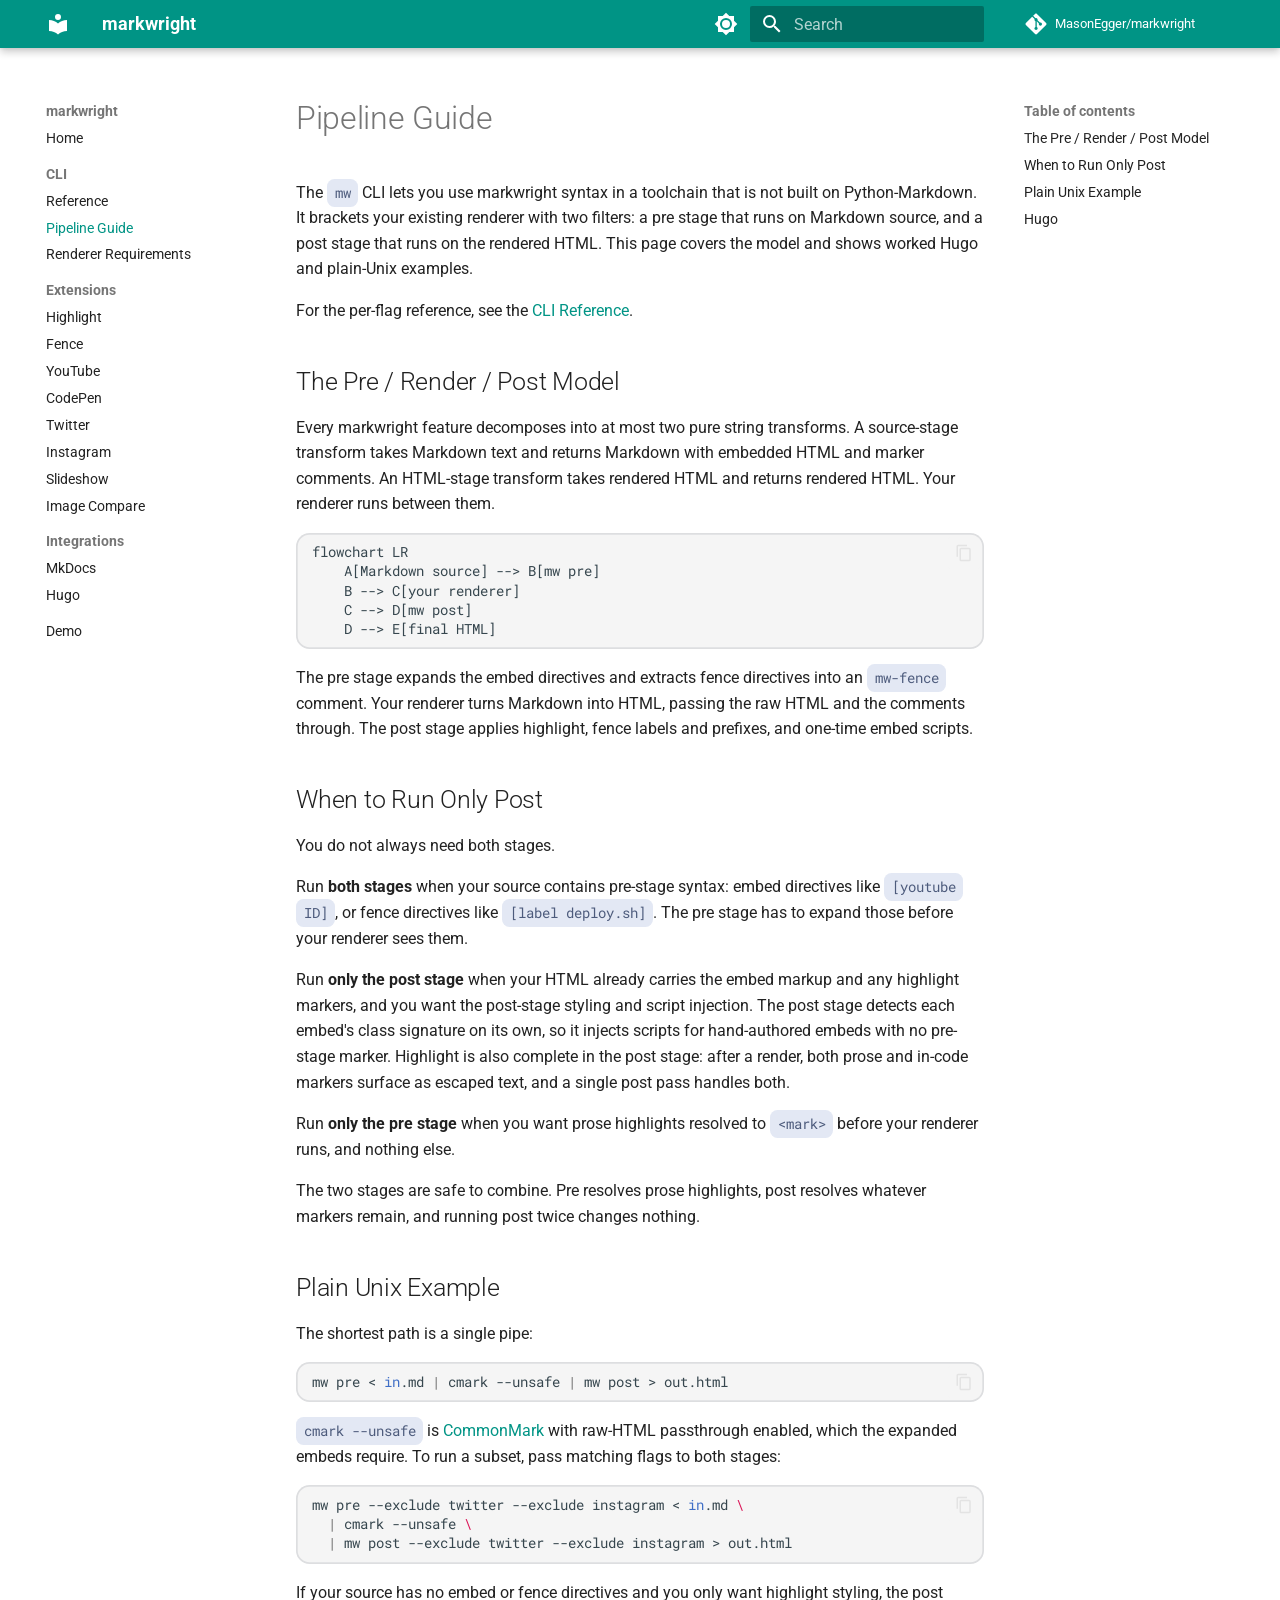
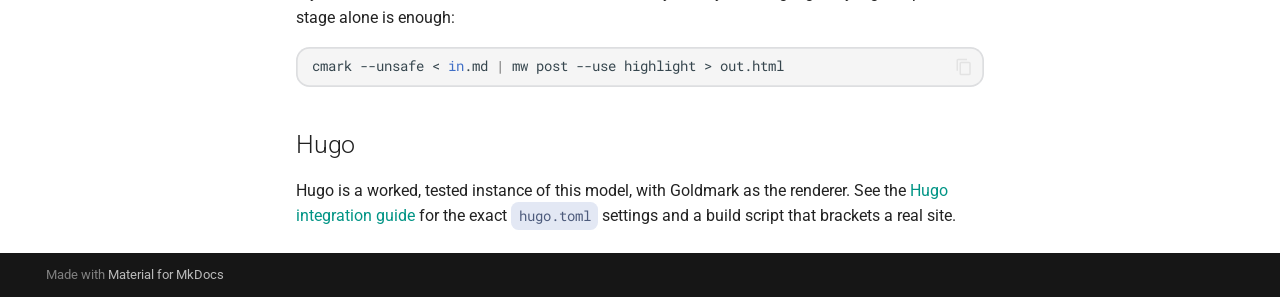
<file: pipeline/index.html>
<!doctype html>
<html lang="en" class="no-js">
  <head>
    
      <meta charset="utf-8">
      <meta name="viewport" content="width=device-width,initial-scale=1">
      
        <meta name="description" content="Python-Markdown extensions ported from DigitalOcean's do-markdownit">
      
      
      
      
        <link rel="prev" href="../cli/">
      
      
        <link rel="next" href="../renderer-requirements/">
      
      
        
      
      
      <link rel="icon" href="../assets/images/favicon.png">
      <meta name="generator" content="mkdocs-1.6.1, mkdocs-material-9.7.5">
    
    
      
        <title>Pipeline Guide - markwright</title>
      
    
    
      <link rel="stylesheet" href="../assets/stylesheets/main.484c7ddc.min.css">
      
        
        <link rel="stylesheet" href="../assets/stylesheets/palette.ab4e12ef.min.css">
      
      


    
    
      
    
    
      
        
        
        <link rel="preconnect" href="https://fonts.gstatic.com" crossorigin>
        <link rel="stylesheet" href="https://fonts.googleapis.com/css?family=Roboto:300,300i,400,400i,700,700i%7CRoboto+Mono:400,400i,700,700i&display=fallback">
        <style>:root{--md-text-font:"Roboto";--md-code-font:"Roboto Mono"}</style>
      
    
    
      <link rel="stylesheet" href="../stylesheets/extra.css">
    
    <script>__md_scope=new URL("..",location),__md_hash=e=>[...e].reduce(((e,_)=>(e<<5)-e+_.charCodeAt(0)),0),__md_get=(e,_=localStorage,t=__md_scope)=>JSON.parse(_.getItem(t.pathname+"."+e)),__md_set=(e,_,t=localStorage,a=__md_scope)=>{try{t.setItem(a.pathname+"."+e,JSON.stringify(_))}catch(e){}}</script>
    
      

    
    
  </head>
  
  
    
    
      
    
    
    
    
    <body dir="ltr" data-md-color-scheme="default" data-md-color-primary="teal" data-md-color-accent="teal">
  
    
    <input class="md-toggle" data-md-toggle="drawer" type="checkbox" id="__drawer" autocomplete="off">
    <input class="md-toggle" data-md-toggle="search" type="checkbox" id="__search" autocomplete="off">
    <label class="md-overlay" for="__drawer"></label>
    <div data-md-component="skip">
      
        
        <a href="#pipeline-guide" class="md-skip">
          Skip to content
        </a>
      
    </div>
    <div data-md-component="announce">
      
    </div>
    
    
      

  

<header class="md-header md-header--shadow" data-md-component="header">
  <nav class="md-header__inner md-grid" aria-label="Header">
    <a href=".." title="markwright" class="md-header__button md-logo" aria-label="markwright" data-md-component="logo">
      
  
  <svg xmlns="http://www.w3.org/2000/svg" viewBox="0 0 24 24"><path d="M12 8a3 3 0 0 0 3-3 3 3 0 0 0-3-3 3 3 0 0 0-3 3 3 3 0 0 0 3 3m0 3.54C9.64 9.35 6.5 8 3 8v11c3.5 0 6.64 1.35 9 3.54 2.36-2.19 5.5-3.54 9-3.54V8c-3.5 0-6.64 1.35-9 3.54"/></svg>

    </a>
    <label class="md-header__button md-icon" for="__drawer">
      
      <svg xmlns="http://www.w3.org/2000/svg" viewBox="0 0 24 24"><path d="M3 6h18v2H3zm0 5h18v2H3zm0 5h18v2H3z"/></svg>
    </label>
    <div class="md-header__title" data-md-component="header-title">
      <div class="md-header__ellipsis">
        <div class="md-header__topic">
          <span class="md-ellipsis">
            markwright
          </span>
        </div>
        <div class="md-header__topic" data-md-component="header-topic">
          <span class="md-ellipsis">
            
              Pipeline Guide
            
          </span>
        </div>
      </div>
    </div>
    
      
        <form class="md-header__option" data-md-component="palette">
  
    
    
    
    <input class="md-option" data-md-color-media="" data-md-color-scheme="default" data-md-color-primary="teal" data-md-color-accent="teal"  aria-label="Switch to dark mode"  type="radio" name="__palette" id="__palette_0">
    
      <label class="md-header__button md-icon" title="Switch to dark mode" for="__palette_1" hidden>
        <svg xmlns="http://www.w3.org/2000/svg" viewBox="0 0 24 24"><path d="M12 8a4 4 0 0 0-4 4 4 4 0 0 0 4 4 4 4 0 0 0 4-4 4 4 0 0 0-4-4m0 10a6 6 0 0 1-6-6 6 6 0 0 1 6-6 6 6 0 0 1 6 6 6 6 0 0 1-6 6m8-9.31V4h-4.69L12 .69 8.69 4H4v4.69L.69 12 4 15.31V20h4.69L12 23.31 15.31 20H20v-4.69L23.31 12z"/></svg>
      </label>
    
  
    
    
    
    <input class="md-option" data-md-color-media="" data-md-color-scheme="slate" data-md-color-primary="teal" data-md-color-accent="teal"  aria-label="Switch to light mode"  type="radio" name="__palette" id="__palette_1">
    
      <label class="md-header__button md-icon" title="Switch to light mode" for="__palette_0" hidden>
        <svg xmlns="http://www.w3.org/2000/svg" viewBox="0 0 24 24"><path d="M12 18c-.89 0-1.74-.2-2.5-.55C11.56 16.5 13 14.42 13 12s-1.44-4.5-3.5-5.45C10.26 6.2 11.11 6 12 6a6 6 0 0 1 6 6 6 6 0 0 1-6 6m8-9.31V4h-4.69L12 .69 8.69 4H4v4.69L.69 12 4 15.31V20h4.69L12 23.31 15.31 20H20v-4.69L23.31 12z"/></svg>
      </label>
    
  
</form>
      
    
    
      <script>var palette=__md_get("__palette");if(palette&&palette.color){if("(prefers-color-scheme)"===palette.color.media){var media=matchMedia("(prefers-color-scheme: light)"),input=document.querySelector(media.matches?"[data-md-color-media='(prefers-color-scheme: light)']":"[data-md-color-media='(prefers-color-scheme: dark)']");palette.color.media=input.getAttribute("data-md-color-media"),palette.color.scheme=input.getAttribute("data-md-color-scheme"),palette.color.primary=input.getAttribute("data-md-color-primary"),palette.color.accent=input.getAttribute("data-md-color-accent")}for(var[key,value]of Object.entries(palette.color))document.body.setAttribute("data-md-color-"+key,value)}</script>
    
    
    
      
      
        <label class="md-header__button md-icon" for="__search">
          
          <svg xmlns="http://www.w3.org/2000/svg" viewBox="0 0 24 24"><path d="M9.5 3A6.5 6.5 0 0 1 16 9.5c0 1.61-.59 3.09-1.56 4.23l.27.27h.79l5 5-1.5 1.5-5-5v-.79l-.27-.27A6.52 6.52 0 0 1 9.5 16 6.5 6.5 0 0 1 3 9.5 6.5 6.5 0 0 1 9.5 3m0 2C7 5 5 7 5 9.5S7 14 9.5 14 14 12 14 9.5 12 5 9.5 5"/></svg>
        </label>
        <div class="md-search" data-md-component="search" role="dialog">
  <label class="md-search__overlay" for="__search"></label>
  <div class="md-search__inner" role="search">
    <form class="md-search__form" name="search">
      <input type="text" class="md-search__input" name="query" aria-label="Search" placeholder="Search" autocapitalize="off" autocorrect="off" autocomplete="off" spellcheck="false" data-md-component="search-query" required>
      <label class="md-search__icon md-icon" for="__search">
        
        <svg xmlns="http://www.w3.org/2000/svg" viewBox="0 0 24 24"><path d="M9.5 3A6.5 6.5 0 0 1 16 9.5c0 1.61-.59 3.09-1.56 4.23l.27.27h.79l5 5-1.5 1.5-5-5v-.79l-.27-.27A6.52 6.52 0 0 1 9.5 16 6.5 6.5 0 0 1 3 9.5 6.5 6.5 0 0 1 9.5 3m0 2C7 5 5 7 5 9.5S7 14 9.5 14 14 12 14 9.5 12 5 9.5 5"/></svg>
        
        <svg xmlns="http://www.w3.org/2000/svg" viewBox="0 0 24 24"><path d="M20 11v2H8l5.5 5.5-1.42 1.42L4.16 12l7.92-7.92L13.5 5.5 8 11z"/></svg>
      </label>
      <nav class="md-search__options" aria-label="Search">
        
        <button type="reset" class="md-search__icon md-icon" title="Clear" aria-label="Clear" tabindex="-1">
          
          <svg xmlns="http://www.w3.org/2000/svg" viewBox="0 0 24 24"><path d="M19 6.41 17.59 5 12 10.59 6.41 5 5 6.41 10.59 12 5 17.59 6.41 19 12 13.41 17.59 19 19 17.59 13.41 12z"/></svg>
        </button>
      </nav>
      
    </form>
    <div class="md-search__output">
      <div class="md-search__scrollwrap" tabindex="0" data-md-scrollfix>
        <div class="md-search-result" data-md-component="search-result">
          <div class="md-search-result__meta">
            Initializing search
          </div>
          <ol class="md-search-result__list" role="presentation"></ol>
        </div>
      </div>
    </div>
  </div>
</div>
      
    
    
      <div class="md-header__source">
        <a href="https://github.com/MasonEgger/markwright" title="Go to repository" class="md-source" data-md-component="source">
  <div class="md-source__icon md-icon">
    
    <svg xmlns="http://www.w3.org/2000/svg" viewBox="0 0 448 512"><!--! Font Awesome Free 7.1.0 by @fontawesome - https://fontawesome.com License - https://fontawesome.com/license/free (Icons: CC BY 4.0, Fonts: SIL OFL 1.1, Code: MIT License) Copyright 2025 Fonticons, Inc.--><path d="M439.6 236.1 244 40.5c-5.4-5.5-12.8-8.5-20.4-8.5s-15 3-20.4 8.4L162.5 81l51.5 51.5c27.1-9.1 52.7 16.8 43.4 43.7l49.7 49.7c34.2-11.8 61.2 31 35.5 56.7-26.5 26.5-70.2-2.9-56-37.3L240.3 199v121.9c25.3 12.5 22.3 41.8 9.1 55-6.4 6.4-15.2 10.1-24.3 10.1s-17.8-3.6-24.3-10.1c-17.6-17.6-11.1-46.9 11.2-56v-123c-20.8-8.5-24.6-30.7-18.6-45L142.6 101 8.5 235.1C3 240.6 0 247.9 0 255.5s3 15 8.5 20.4l195.6 195.7c5.4 5.4 12.7 8.4 20.4 8.4s15-3 20.4-8.4l194.7-194.7c5.4-5.4 8.4-12.8 8.4-20.4s-3-15-8.4-20.4"/></svg>
  </div>
  <div class="md-source__repository">
    MasonEgger/markwright
  </div>
</a>
      </div>
    
  </nav>
  
</header>
    
    <div class="md-container" data-md-component="container">
      
      
        
          
        
      
      <main class="md-main" data-md-component="main">
        <div class="md-main__inner md-grid">
          
            
              
              <div class="md-sidebar md-sidebar--primary" data-md-component="sidebar" data-md-type="navigation" >
                <div class="md-sidebar__scrollwrap">
                  <div class="md-sidebar__inner">
                    



<nav class="md-nav md-nav--primary" aria-label="Navigation" data-md-level="0">
  <label class="md-nav__title" for="__drawer">
    <a href=".." title="markwright" class="md-nav__button md-logo" aria-label="markwright" data-md-component="logo">
      
  
  <svg xmlns="http://www.w3.org/2000/svg" viewBox="0 0 24 24"><path d="M12 8a3 3 0 0 0 3-3 3 3 0 0 0-3-3 3 3 0 0 0-3 3 3 3 0 0 0 3 3m0 3.54C9.64 9.35 6.5 8 3 8v11c3.5 0 6.64 1.35 9 3.54 2.36-2.19 5.5-3.54 9-3.54V8c-3.5 0-6.64 1.35-9 3.54"/></svg>

    </a>
    markwright
  </label>
  
    <div class="md-nav__source">
      <a href="https://github.com/MasonEgger/markwright" title="Go to repository" class="md-source" data-md-component="source">
  <div class="md-source__icon md-icon">
    
    <svg xmlns="http://www.w3.org/2000/svg" viewBox="0 0 448 512"><!--! Font Awesome Free 7.1.0 by @fontawesome - https://fontawesome.com License - https://fontawesome.com/license/free (Icons: CC BY 4.0, Fonts: SIL OFL 1.1, Code: MIT License) Copyright 2025 Fonticons, Inc.--><path d="M439.6 236.1 244 40.5c-5.4-5.5-12.8-8.5-20.4-8.5s-15 3-20.4 8.4L162.5 81l51.5 51.5c27.1-9.1 52.7 16.8 43.4 43.7l49.7 49.7c34.2-11.8 61.2 31 35.5 56.7-26.5 26.5-70.2-2.9-56-37.3L240.3 199v121.9c25.3 12.5 22.3 41.8 9.1 55-6.4 6.4-15.2 10.1-24.3 10.1s-17.8-3.6-24.3-10.1c-17.6-17.6-11.1-46.9 11.2-56v-123c-20.8-8.5-24.6-30.7-18.6-45L142.6 101 8.5 235.1C3 240.6 0 247.9 0 255.5s3 15 8.5 20.4l195.6 195.7c5.4 5.4 12.7 8.4 20.4 8.4s15-3 20.4-8.4l194.7-194.7c5.4-5.4 8.4-12.8 8.4-20.4s-3-15-8.4-20.4"/></svg>
  </div>
  <div class="md-source__repository">
    MasonEgger/markwright
  </div>
</a>
    </div>
  
  <ul class="md-nav__list" data-md-scrollfix>
    
      
      
  
  
  
  
    <li class="md-nav__item">
      <a href=".." class="md-nav__link">
        
  
  
  <span class="md-ellipsis">
    
  
    Home
  

    
  </span>
  
  

      </a>
    </li>
  

    
      
      
  
  
    
  
  
  
    
    
    
    
      
        
        
      
    
    
    <li class="md-nav__item md-nav__item--active md-nav__item--section md-nav__item--nested">
      
        
        
        <input class="md-nav__toggle md-toggle " type="checkbox" id="__nav_2" checked>
        
          
          <label class="md-nav__link" for="__nav_2" id="__nav_2_label" tabindex="">
            
  
  
  <span class="md-ellipsis">
    
  
    CLI
  

    
  </span>
  
  

            <span class="md-nav__icon md-icon"></span>
          </label>
        
        <nav class="md-nav" data-md-level="1" aria-labelledby="__nav_2_label" aria-expanded="true">
          <label class="md-nav__title" for="__nav_2">
            <span class="md-nav__icon md-icon"></span>
            
  
    CLI
  

          </label>
          <ul class="md-nav__list" data-md-scrollfix>
            
              
                
  
  
  
  
    <li class="md-nav__item">
      <a href="../cli/" class="md-nav__link">
        
  
  
  <span class="md-ellipsis">
    
  
    Reference
  

    
  </span>
  
  

      </a>
    </li>
  

              
            
              
                
  
  
    
  
  
  
    <li class="md-nav__item md-nav__item--active">
      
      <input class="md-nav__toggle md-toggle" type="checkbox" id="__toc">
      
      
        
      
      
        <label class="md-nav__link md-nav__link--active" for="__toc">
          
  
  
  <span class="md-ellipsis">
    
  
    Pipeline Guide
  

    
  </span>
  
  

          <span class="md-nav__icon md-icon"></span>
        </label>
      
      <a href="./" class="md-nav__link md-nav__link--active">
        
  
  
  <span class="md-ellipsis">
    
  
    Pipeline Guide
  

    
  </span>
  
  

      </a>
      
        

<nav class="md-nav md-nav--secondary" aria-label="Table of contents">
  
  
  
    
  
  
    <label class="md-nav__title" for="__toc">
      <span class="md-nav__icon md-icon"></span>
      Table of contents
    </label>
    <ul class="md-nav__list" data-md-component="toc" data-md-scrollfix>
      
        <li class="md-nav__item">
  <a href="#the-pre-render-post-model" class="md-nav__link">
    <span class="md-ellipsis">
      
        The Pre / Render / Post Model
      
    </span>
  </a>
  
</li>
      
        <li class="md-nav__item">
  <a href="#when-to-run-only-post" class="md-nav__link">
    <span class="md-ellipsis">
      
        When to Run Only Post
      
    </span>
  </a>
  
</li>
      
        <li class="md-nav__item">
  <a href="#plain-unix-example" class="md-nav__link">
    <span class="md-ellipsis">
      
        Plain Unix Example
      
    </span>
  </a>
  
</li>
      
        <li class="md-nav__item">
  <a href="#hugo" class="md-nav__link">
    <span class="md-ellipsis">
      
        Hugo
      
    </span>
  </a>
  
</li>
      
    </ul>
  
</nav>
      
    </li>
  

              
            
              
                
  
  
  
  
    <li class="md-nav__item">
      <a href="../renderer-requirements/" class="md-nav__link">
        
  
  
  <span class="md-ellipsis">
    
  
    Renderer Requirements
  

    
  </span>
  
  

      </a>
    </li>
  

              
            
          </ul>
        </nav>
      
    </li>
  

    
      
      
  
  
  
  
    
    
    
    
      
        
        
      
    
    
    <li class="md-nav__item md-nav__item--section md-nav__item--nested">
      
        
        
          
        
        <input class="md-nav__toggle md-toggle md-toggle--indeterminate" type="checkbox" id="__nav_3" >
        
          
          <label class="md-nav__link" for="__nav_3" id="__nav_3_label" tabindex="">
            
  
  
  <span class="md-ellipsis">
    
  
    Extensions
  

    
  </span>
  
  

            <span class="md-nav__icon md-icon"></span>
          </label>
        
        <nav class="md-nav" data-md-level="1" aria-labelledby="__nav_3_label" aria-expanded="false">
          <label class="md-nav__title" for="__nav_3">
            <span class="md-nav__icon md-icon"></span>
            
  
    Extensions
  

          </label>
          <ul class="md-nav__list" data-md-scrollfix>
            
              
                
  
  
  
  
    <li class="md-nav__item">
      <a href="../extensions/highlight/" class="md-nav__link">
        
  
  
  <span class="md-ellipsis">
    
  
    Highlight
  

    
  </span>
  
  

      </a>
    </li>
  

              
            
              
                
  
  
  
  
    <li class="md-nav__item">
      <a href="../extensions/fence/" class="md-nav__link">
        
  
  
  <span class="md-ellipsis">
    
  
    Fence
  

    
  </span>
  
  

      </a>
    </li>
  

              
            
              
                
  
  
  
  
    <li class="md-nav__item">
      <a href="../extensions/youtube/" class="md-nav__link">
        
  
  
  <span class="md-ellipsis">
    
  
    YouTube
  

    
  </span>
  
  

      </a>
    </li>
  

              
            
              
                
  
  
  
  
    <li class="md-nav__item">
      <a href="../extensions/codepen/" class="md-nav__link">
        
  
  
  <span class="md-ellipsis">
    
  
    CodePen
  

    
  </span>
  
  

      </a>
    </li>
  

              
            
              
                
  
  
  
  
    <li class="md-nav__item">
      <a href="../extensions/twitter/" class="md-nav__link">
        
  
  
  <span class="md-ellipsis">
    
  
    Twitter
  

    
  </span>
  
  

      </a>
    </li>
  

              
            
              
                
  
  
  
  
    <li class="md-nav__item">
      <a href="../extensions/instagram/" class="md-nav__link">
        
  
  
  <span class="md-ellipsis">
    
  
    Instagram
  

    
  </span>
  
  

      </a>
    </li>
  

              
            
              
                
  
  
  
  
    <li class="md-nav__item">
      <a href="../extensions/slideshow/" class="md-nav__link">
        
  
  
  <span class="md-ellipsis">
    
  
    Slideshow
  

    
  </span>
  
  

      </a>
    </li>
  

              
            
              
                
  
  
  
  
    <li class="md-nav__item">
      <a href="../extensions/image-compare/" class="md-nav__link">
        
  
  
  <span class="md-ellipsis">
    
  
    Image Compare
  

    
  </span>
  
  

      </a>
    </li>
  

              
            
          </ul>
        </nav>
      
    </li>
  

    
      
      
  
  
  
  
    
    
    
    
      
        
        
      
    
    
    <li class="md-nav__item md-nav__item--section md-nav__item--nested">
      
        
        
          
        
        <input class="md-nav__toggle md-toggle md-toggle--indeterminate" type="checkbox" id="__nav_4" >
        
          
          <label class="md-nav__link" for="__nav_4" id="__nav_4_label" tabindex="">
            
  
  
  <span class="md-ellipsis">
    
  
    Integrations
  

    
  </span>
  
  

            <span class="md-nav__icon md-icon"></span>
          </label>
        
        <nav class="md-nav" data-md-level="1" aria-labelledby="__nav_4_label" aria-expanded="false">
          <label class="md-nav__title" for="__nav_4">
            <span class="md-nav__icon md-icon"></span>
            
  
    Integrations
  

          </label>
          <ul class="md-nav__list" data-md-scrollfix>
            
              
                
  
  
  
  
    <li class="md-nav__item">
      <a href="../integrations/mkdocs/" class="md-nav__link">
        
  
  
  <span class="md-ellipsis">
    
  
    MkDocs
  

    
  </span>
  
  

      </a>
    </li>
  

              
            
              
                
  
  
  
  
    <li class="md-nav__item">
      <a href="../integrations/hugo/" class="md-nav__link">
        
  
  
  <span class="md-ellipsis">
    
  
    Hugo
  

    
  </span>
  
  

      </a>
    </li>
  

              
            
          </ul>
        </nav>
      
    </li>
  

    
      
      
  
  
  
  
    <li class="md-nav__item">
      <a href="../demo/" class="md-nav__link">
        
  
  
  <span class="md-ellipsis">
    
  
    Demo
  

    
  </span>
  
  

      </a>
    </li>
  

    
  </ul>
</nav>
                  </div>
                </div>
              </div>
            
            
              
              <div class="md-sidebar md-sidebar--secondary" data-md-component="sidebar" data-md-type="toc" >
                <div class="md-sidebar__scrollwrap">
                  <div class="md-sidebar__inner">
                    

<nav class="md-nav md-nav--secondary" aria-label="Table of contents">
  
  
  
    
  
  
    <label class="md-nav__title" for="__toc">
      <span class="md-nav__icon md-icon"></span>
      Table of contents
    </label>
    <ul class="md-nav__list" data-md-component="toc" data-md-scrollfix>
      
        <li class="md-nav__item">
  <a href="#the-pre-render-post-model" class="md-nav__link">
    <span class="md-ellipsis">
      
        The Pre / Render / Post Model
      
    </span>
  </a>
  
</li>
      
        <li class="md-nav__item">
  <a href="#when-to-run-only-post" class="md-nav__link">
    <span class="md-ellipsis">
      
        When to Run Only Post
      
    </span>
  </a>
  
</li>
      
        <li class="md-nav__item">
  <a href="#plain-unix-example" class="md-nav__link">
    <span class="md-ellipsis">
      
        Plain Unix Example
      
    </span>
  </a>
  
</li>
      
        <li class="md-nav__item">
  <a href="#hugo" class="md-nav__link">
    <span class="md-ellipsis">
      
        Hugo
      
    </span>
  </a>
  
</li>
      
    </ul>
  
</nav>
                  </div>
                </div>
              </div>
            
          
          
            <div class="md-content" data-md-component="content">
              
              <article class="md-content__inner md-typeset">
                
                  


  
  


<h1 id="pipeline-guide">Pipeline Guide<a class="headerlink" href="#pipeline-guide" title="Permanent link">&para;</a></h1>
<p>The <code>mw</code> CLI lets you use markwright syntax in a toolchain that is not built on Python-Markdown.
It brackets your existing renderer with two filters: a pre stage that runs on Markdown source, and a post stage that runs on the rendered HTML.
This page covers the model and shows worked Hugo and plain-Unix examples.</p>
<p>For the per-flag reference, see the <a href="../cli/">CLI Reference</a>.</p>
<h2 id="the-pre-render-post-model">The Pre / Render / Post Model<a class="headerlink" href="#the-pre-render-post-model" title="Permanent link">&para;</a></h2>
<p>Every markwright feature decomposes into at most two pure string transforms.
A source-stage transform takes Markdown text and returns Markdown with embedded HTML and marker comments.
An HTML-stage transform takes rendered HTML and returns rendered HTML.
Your renderer runs between them.</p>
<div class="language-text highlight"><pre><span></span><code>flowchart LR
    A[Markdown source] --&gt; B[mw pre]
    B --&gt; C[your renderer]
    C --&gt; D[mw post]
    D --&gt; E[final HTML]
</code></pre></div>
<p>The pre stage expands the embed directives and extracts fence directives into an <code>mw-fence</code> comment.
Your renderer turns Markdown into HTML, passing the raw HTML and the comments through.
The post stage applies highlight, fence labels and prefixes, and one-time embed scripts.</p>
<h2 id="when-to-run-only-post">When to Run Only Post<a class="headerlink" href="#when-to-run-only-post" title="Permanent link">&para;</a></h2>
<p>You do not always need both stages.</p>
<p>Run <strong>both stages</strong> when your source contains pre-stage syntax: embed directives like <code>[youtube ID]</code>, or fence directives like <code>[label deploy.sh]</code>.
The pre stage has to expand those before your renderer sees them.</p>
<p>Run <strong>only the post stage</strong> when your HTML already carries the embed markup and any highlight markers, and you want the post-stage styling and script injection.
The post stage detects each embed's class signature on its own, so it injects scripts for hand-authored embeds with no pre-stage marker.
Highlight is also complete in the post stage: after a render, both prose and in-code markers surface as escaped text, and a single post pass handles both.</p>
<p>Run <strong>only the pre stage</strong> when you want prose highlights resolved to <code>&lt;mark&gt;</code> before your renderer runs, and nothing else.</p>
<p>The two stages are safe to combine.
Pre resolves prose highlights, post resolves whatever markers remain, and running post twice changes nothing.</p>
<h2 id="plain-unix-example">Plain Unix Example<a class="headerlink" href="#plain-unix-example" title="Permanent link">&para;</a></h2>
<p>The shortest path is a single pipe:</p>
<div class="language-bash highlight"><pre><span></span><code>mw<span class="w"> </span>pre<span class="w"> </span>&lt;<span class="w"> </span><span class="k">in</span>.md<span class="w"> </span><span class="p">|</span><span class="w"> </span>cmark<span class="w"> </span>--unsafe<span class="w"> </span><span class="p">|</span><span class="w"> </span>mw<span class="w"> </span>post<span class="w"> </span>&gt;<span class="w"> </span>out.html
</code></pre></div>
<p><code>cmark --unsafe</code> is <a href="https://github.com/commonmark/cmark">CommonMark</a> with raw-HTML passthrough enabled, which the expanded embeds require.
To run a subset, pass matching flags to both stages:</p>
<div class="language-bash highlight"><pre><span></span><code>mw<span class="w"> </span>pre<span class="w"> </span>--exclude<span class="w"> </span>twitter<span class="w"> </span>--exclude<span class="w"> </span>instagram<span class="w"> </span>&lt;<span class="w"> </span><span class="k">in</span>.md<span class="w"> </span><span class="se">\</span>
<span class="w">  </span><span class="p">|</span><span class="w"> </span>cmark<span class="w"> </span>--unsafe<span class="w"> </span><span class="se">\</span>
<span class="w">  </span><span class="p">|</span><span class="w"> </span>mw<span class="w"> </span>post<span class="w"> </span>--exclude<span class="w"> </span>twitter<span class="w"> </span>--exclude<span class="w"> </span>instagram<span class="w"> </span>&gt;<span class="w"> </span>out.html
</code></pre></div>
<p>If your source has no embed or fence directives and you only want highlight styling, the post stage alone is enough:</p>
<div class="language-bash highlight"><pre><span></span><code>cmark<span class="w"> </span>--unsafe<span class="w"> </span>&lt;<span class="w"> </span><span class="k">in</span>.md<span class="w"> </span><span class="p">|</span><span class="w"> </span>mw<span class="w"> </span>post<span class="w"> </span>--use<span class="w"> </span>highlight<span class="w"> </span>&gt;<span class="w"> </span>out.html
</code></pre></div>
<h2 id="hugo">Hugo<a class="headerlink" href="#hugo" title="Permanent link">&para;</a></h2>
<p>Hugo is a worked, tested instance of this model, with Goldmark as the renderer.
See the <a href="../integrations/hugo/">Hugo integration guide</a> for the exact <code>hugo.toml</code> settings and a build script that brackets a real site.</p>












                
              </article>
            </div>
          
          
<script>var target=document.getElementById(location.hash.slice(1));target&&target.name&&(target.checked=target.name.startsWith("__tabbed_"))</script>
        </div>
        
      </main>
      
        <footer class="md-footer">
  
  <div class="md-footer-meta md-typeset">
    <div class="md-footer-meta__inner md-grid">
      <div class="md-copyright">
  
  
    Made with
    <a href="https://squidfunk.github.io/mkdocs-material/" target="_blank" rel="noopener">
      Material for MkDocs
    </a>
  
</div>
      
    </div>
  </div>
</footer>
      
    </div>
    <div class="md-dialog" data-md-component="dialog">
      <div class="md-dialog__inner md-typeset"></div>
    </div>
    
    
    
      
      
      <script id="__config" type="application/json">{"annotate": null, "base": "..", "features": ["content.code.copy", "navigation.sections", "navigation.expand", "toc.follow"], "search": "../assets/javascripts/workers/search.2c215733.min.js", "tags": null, "translations": {"clipboard.copied": "Copied to clipboard", "clipboard.copy": "Copy to clipboard", "search.result.more.one": "1 more on this page", "search.result.more.other": "# more on this page", "search.result.none": "No matching documents", "search.result.one": "1 matching document", "search.result.other": "# matching documents", "search.result.placeholder": "Type to start searching", "search.result.term.missing": "Missing", "select.version": "Select version"}, "version": null}</script>
    
    
      <script src="../assets/javascripts/bundle.79ae519e.min.js"></script>
      
    
  </body>
</html>
</file>
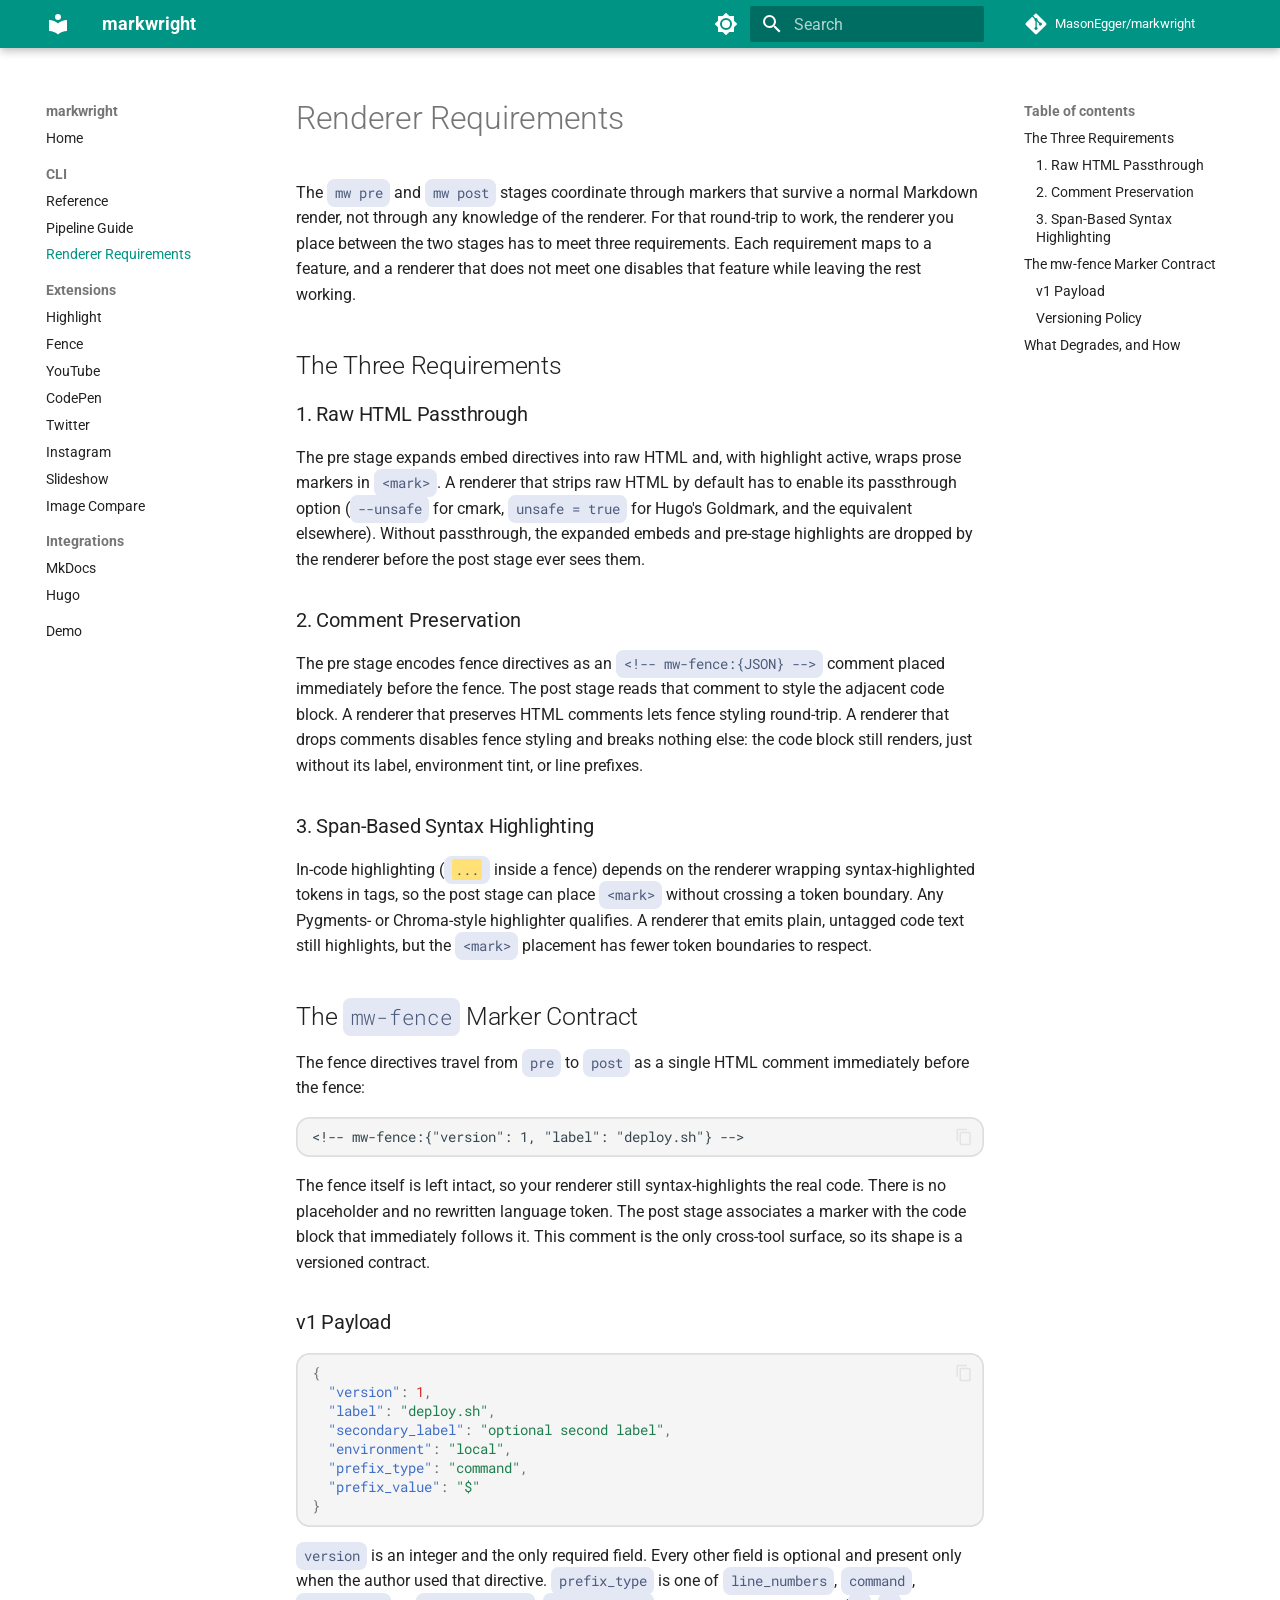
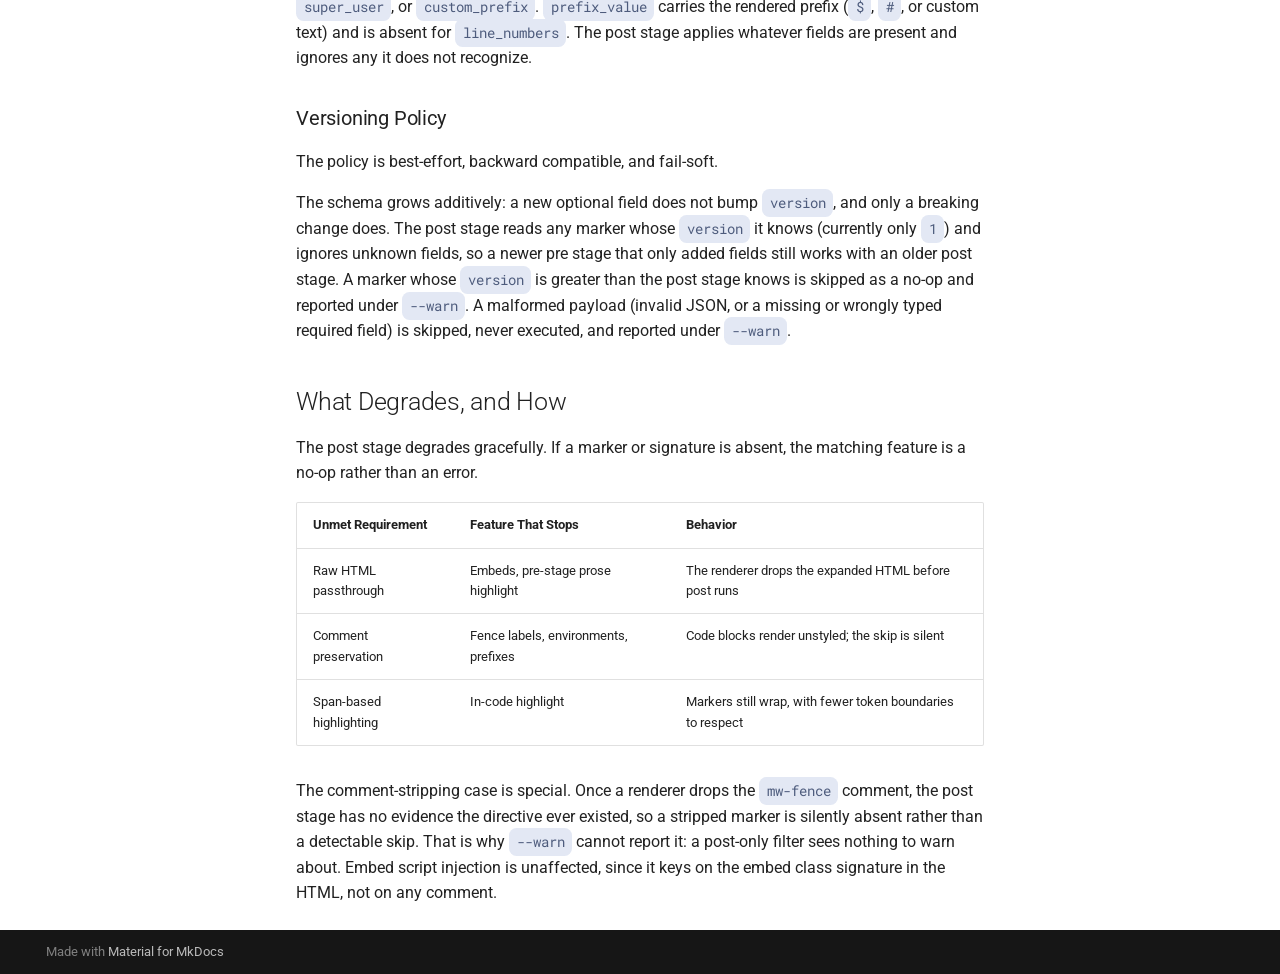
<file: renderer-requirements/index.html>
<!doctype html>
<html lang="en" class="no-js">
  <head>
    
      <meta charset="utf-8">
      <meta name="viewport" content="width=device-width,initial-scale=1">
      
        <meta name="description" content="Python-Markdown extensions ported from DigitalOcean's do-markdownit">
      
      
      
      
        <link rel="prev" href="../pipeline/">
      
      
        <link rel="next" href="../extensions/highlight/">
      
      
        
      
      
      <link rel="icon" href="../assets/images/favicon.png">
      <meta name="generator" content="mkdocs-1.6.1, mkdocs-material-9.7.5">
    
    
      
        <title>Renderer Requirements - markwright</title>
      
    
    
      <link rel="stylesheet" href="../assets/stylesheets/main.484c7ddc.min.css">
      
        
        <link rel="stylesheet" href="../assets/stylesheets/palette.ab4e12ef.min.css">
      
      


    
    
      
    
    
      
        
        
        <link rel="preconnect" href="https://fonts.gstatic.com" crossorigin>
        <link rel="stylesheet" href="https://fonts.googleapis.com/css?family=Roboto:300,300i,400,400i,700,700i%7CRoboto+Mono:400,400i,700,700i&display=fallback">
        <style>:root{--md-text-font:"Roboto";--md-code-font:"Roboto Mono"}</style>
      
    
    
      <link rel="stylesheet" href="../stylesheets/extra.css">
    
    <script>__md_scope=new URL("..",location),__md_hash=e=>[...e].reduce(((e,_)=>(e<<5)-e+_.charCodeAt(0)),0),__md_get=(e,_=localStorage,t=__md_scope)=>JSON.parse(_.getItem(t.pathname+"."+e)),__md_set=(e,_,t=localStorage,a=__md_scope)=>{try{t.setItem(a.pathname+"."+e,JSON.stringify(_))}catch(e){}}</script>
    
      

    
    
  </head>
  
  
    
    
      
    
    
    
    
    <body dir="ltr" data-md-color-scheme="default" data-md-color-primary="teal" data-md-color-accent="teal">
  
    
    <input class="md-toggle" data-md-toggle="drawer" type="checkbox" id="__drawer" autocomplete="off">
    <input class="md-toggle" data-md-toggle="search" type="checkbox" id="__search" autocomplete="off">
    <label class="md-overlay" for="__drawer"></label>
    <div data-md-component="skip">
      
        
        <a href="#renderer-requirements" class="md-skip">
          Skip to content
        </a>
      
    </div>
    <div data-md-component="announce">
      
    </div>
    
    
      

  

<header class="md-header md-header--shadow" data-md-component="header">
  <nav class="md-header__inner md-grid" aria-label="Header">
    <a href=".." title="markwright" class="md-header__button md-logo" aria-label="markwright" data-md-component="logo">
      
  
  <svg xmlns="http://www.w3.org/2000/svg" viewBox="0 0 24 24"><path d="M12 8a3 3 0 0 0 3-3 3 3 0 0 0-3-3 3 3 0 0 0-3 3 3 3 0 0 0 3 3m0 3.54C9.64 9.35 6.5 8 3 8v11c3.5 0 6.64 1.35 9 3.54 2.36-2.19 5.5-3.54 9-3.54V8c-3.5 0-6.64 1.35-9 3.54"/></svg>

    </a>
    <label class="md-header__button md-icon" for="__drawer">
      
      <svg xmlns="http://www.w3.org/2000/svg" viewBox="0 0 24 24"><path d="M3 6h18v2H3zm0 5h18v2H3zm0 5h18v2H3z"/></svg>
    </label>
    <div class="md-header__title" data-md-component="header-title">
      <div class="md-header__ellipsis">
        <div class="md-header__topic">
          <span class="md-ellipsis">
            markwright
          </span>
        </div>
        <div class="md-header__topic" data-md-component="header-topic">
          <span class="md-ellipsis">
            
              Renderer Requirements
            
          </span>
        </div>
      </div>
    </div>
    
      
        <form class="md-header__option" data-md-component="palette">
  
    
    
    
    <input class="md-option" data-md-color-media="" data-md-color-scheme="default" data-md-color-primary="teal" data-md-color-accent="teal"  aria-label="Switch to dark mode"  type="radio" name="__palette" id="__palette_0">
    
      <label class="md-header__button md-icon" title="Switch to dark mode" for="__palette_1" hidden>
        <svg xmlns="http://www.w3.org/2000/svg" viewBox="0 0 24 24"><path d="M12 8a4 4 0 0 0-4 4 4 4 0 0 0 4 4 4 4 0 0 0 4-4 4 4 0 0 0-4-4m0 10a6 6 0 0 1-6-6 6 6 0 0 1 6-6 6 6 0 0 1 6 6 6 6 0 0 1-6 6m8-9.31V4h-4.69L12 .69 8.69 4H4v4.69L.69 12 4 15.31V20h4.69L12 23.31 15.31 20H20v-4.69L23.31 12z"/></svg>
      </label>
    
  
    
    
    
    <input class="md-option" data-md-color-media="" data-md-color-scheme="slate" data-md-color-primary="teal" data-md-color-accent="teal"  aria-label="Switch to light mode"  type="radio" name="__palette" id="__palette_1">
    
      <label class="md-header__button md-icon" title="Switch to light mode" for="__palette_0" hidden>
        <svg xmlns="http://www.w3.org/2000/svg" viewBox="0 0 24 24"><path d="M12 18c-.89 0-1.74-.2-2.5-.55C11.56 16.5 13 14.42 13 12s-1.44-4.5-3.5-5.45C10.26 6.2 11.11 6 12 6a6 6 0 0 1 6 6 6 6 0 0 1-6 6m8-9.31V4h-4.69L12 .69 8.69 4H4v4.69L.69 12 4 15.31V20h4.69L12 23.31 15.31 20H20v-4.69L23.31 12z"/></svg>
      </label>
    
  
</form>
      
    
    
      <script>var palette=__md_get("__palette");if(palette&&palette.color){if("(prefers-color-scheme)"===palette.color.media){var media=matchMedia("(prefers-color-scheme: light)"),input=document.querySelector(media.matches?"[data-md-color-media='(prefers-color-scheme: light)']":"[data-md-color-media='(prefers-color-scheme: dark)']");palette.color.media=input.getAttribute("data-md-color-media"),palette.color.scheme=input.getAttribute("data-md-color-scheme"),palette.color.primary=input.getAttribute("data-md-color-primary"),palette.color.accent=input.getAttribute("data-md-color-accent")}for(var[key,value]of Object.entries(palette.color))document.body.setAttribute("data-md-color-"+key,value)}</script>
    
    
    
      
      
        <label class="md-header__button md-icon" for="__search">
          
          <svg xmlns="http://www.w3.org/2000/svg" viewBox="0 0 24 24"><path d="M9.5 3A6.5 6.5 0 0 1 16 9.5c0 1.61-.59 3.09-1.56 4.23l.27.27h.79l5 5-1.5 1.5-5-5v-.79l-.27-.27A6.52 6.52 0 0 1 9.5 16 6.5 6.5 0 0 1 3 9.5 6.5 6.5 0 0 1 9.5 3m0 2C7 5 5 7 5 9.5S7 14 9.5 14 14 12 14 9.5 12 5 9.5 5"/></svg>
        </label>
        <div class="md-search" data-md-component="search" role="dialog">
  <label class="md-search__overlay" for="__search"></label>
  <div class="md-search__inner" role="search">
    <form class="md-search__form" name="search">
      <input type="text" class="md-search__input" name="query" aria-label="Search" placeholder="Search" autocapitalize="off" autocorrect="off" autocomplete="off" spellcheck="false" data-md-component="search-query" required>
      <label class="md-search__icon md-icon" for="__search">
        
        <svg xmlns="http://www.w3.org/2000/svg" viewBox="0 0 24 24"><path d="M9.5 3A6.5 6.5 0 0 1 16 9.5c0 1.61-.59 3.09-1.56 4.23l.27.27h.79l5 5-1.5 1.5-5-5v-.79l-.27-.27A6.52 6.52 0 0 1 9.5 16 6.5 6.5 0 0 1 3 9.5 6.5 6.5 0 0 1 9.5 3m0 2C7 5 5 7 5 9.5S7 14 9.5 14 14 12 14 9.5 12 5 9.5 5"/></svg>
        
        <svg xmlns="http://www.w3.org/2000/svg" viewBox="0 0 24 24"><path d="M20 11v2H8l5.5 5.5-1.42 1.42L4.16 12l7.92-7.92L13.5 5.5 8 11z"/></svg>
      </label>
      <nav class="md-search__options" aria-label="Search">
        
        <button type="reset" class="md-search__icon md-icon" title="Clear" aria-label="Clear" tabindex="-1">
          
          <svg xmlns="http://www.w3.org/2000/svg" viewBox="0 0 24 24"><path d="M19 6.41 17.59 5 12 10.59 6.41 5 5 6.41 10.59 12 5 17.59 6.41 19 12 13.41 17.59 19 19 17.59 13.41 12z"/></svg>
        </button>
      </nav>
      
    </form>
    <div class="md-search__output">
      <div class="md-search__scrollwrap" tabindex="0" data-md-scrollfix>
        <div class="md-search-result" data-md-component="search-result">
          <div class="md-search-result__meta">
            Initializing search
          </div>
          <ol class="md-search-result__list" role="presentation"></ol>
        </div>
      </div>
    </div>
  </div>
</div>
      
    
    
      <div class="md-header__source">
        <a href="https://github.com/MasonEgger/markwright" title="Go to repository" class="md-source" data-md-component="source">
  <div class="md-source__icon md-icon">
    
    <svg xmlns="http://www.w3.org/2000/svg" viewBox="0 0 448 512"><!--! Font Awesome Free 7.1.0 by @fontawesome - https://fontawesome.com License - https://fontawesome.com/license/free (Icons: CC BY 4.0, Fonts: SIL OFL 1.1, Code: MIT License) Copyright 2025 Fonticons, Inc.--><path d="M439.6 236.1 244 40.5c-5.4-5.5-12.8-8.5-20.4-8.5s-15 3-20.4 8.4L162.5 81l51.5 51.5c27.1-9.1 52.7 16.8 43.4 43.7l49.7 49.7c34.2-11.8 61.2 31 35.5 56.7-26.5 26.5-70.2-2.9-56-37.3L240.3 199v121.9c25.3 12.5 22.3 41.8 9.1 55-6.4 6.4-15.2 10.1-24.3 10.1s-17.8-3.6-24.3-10.1c-17.6-17.6-11.1-46.9 11.2-56v-123c-20.8-8.5-24.6-30.7-18.6-45L142.6 101 8.5 235.1C3 240.6 0 247.9 0 255.5s3 15 8.5 20.4l195.6 195.7c5.4 5.4 12.7 8.4 20.4 8.4s15-3 20.4-8.4l194.7-194.7c5.4-5.4 8.4-12.8 8.4-20.4s-3-15-8.4-20.4"/></svg>
  </div>
  <div class="md-source__repository">
    MasonEgger/markwright
  </div>
</a>
      </div>
    
  </nav>
  
</header>
    
    <div class="md-container" data-md-component="container">
      
      
        
          
        
      
      <main class="md-main" data-md-component="main">
        <div class="md-main__inner md-grid">
          
            
              
              <div class="md-sidebar md-sidebar--primary" data-md-component="sidebar" data-md-type="navigation" >
                <div class="md-sidebar__scrollwrap">
                  <div class="md-sidebar__inner">
                    



<nav class="md-nav md-nav--primary" aria-label="Navigation" data-md-level="0">
  <label class="md-nav__title" for="__drawer">
    <a href=".." title="markwright" class="md-nav__button md-logo" aria-label="markwright" data-md-component="logo">
      
  
  <svg xmlns="http://www.w3.org/2000/svg" viewBox="0 0 24 24"><path d="M12 8a3 3 0 0 0 3-3 3 3 0 0 0-3-3 3 3 0 0 0-3 3 3 3 0 0 0 3 3m0 3.54C9.64 9.35 6.5 8 3 8v11c3.5 0 6.64 1.35 9 3.54 2.36-2.19 5.5-3.54 9-3.54V8c-3.5 0-6.64 1.35-9 3.54"/></svg>

    </a>
    markwright
  </label>
  
    <div class="md-nav__source">
      <a href="https://github.com/MasonEgger/markwright" title="Go to repository" class="md-source" data-md-component="source">
  <div class="md-source__icon md-icon">
    
    <svg xmlns="http://www.w3.org/2000/svg" viewBox="0 0 448 512"><!--! Font Awesome Free 7.1.0 by @fontawesome - https://fontawesome.com License - https://fontawesome.com/license/free (Icons: CC BY 4.0, Fonts: SIL OFL 1.1, Code: MIT License) Copyright 2025 Fonticons, Inc.--><path d="M439.6 236.1 244 40.5c-5.4-5.5-12.8-8.5-20.4-8.5s-15 3-20.4 8.4L162.5 81l51.5 51.5c27.1-9.1 52.7 16.8 43.4 43.7l49.7 49.7c34.2-11.8 61.2 31 35.5 56.7-26.5 26.5-70.2-2.9-56-37.3L240.3 199v121.9c25.3 12.5 22.3 41.8 9.1 55-6.4 6.4-15.2 10.1-24.3 10.1s-17.8-3.6-24.3-10.1c-17.6-17.6-11.1-46.9 11.2-56v-123c-20.8-8.5-24.6-30.7-18.6-45L142.6 101 8.5 235.1C3 240.6 0 247.9 0 255.5s3 15 8.5 20.4l195.6 195.7c5.4 5.4 12.7 8.4 20.4 8.4s15-3 20.4-8.4l194.7-194.7c5.4-5.4 8.4-12.8 8.4-20.4s-3-15-8.4-20.4"/></svg>
  </div>
  <div class="md-source__repository">
    MasonEgger/markwright
  </div>
</a>
    </div>
  
  <ul class="md-nav__list" data-md-scrollfix>
    
      
      
  
  
  
  
    <li class="md-nav__item">
      <a href=".." class="md-nav__link">
        
  
  
  <span class="md-ellipsis">
    
  
    Home
  

    
  </span>
  
  

      </a>
    </li>
  

    
      
      
  
  
    
  
  
  
    
    
    
    
      
        
        
      
    
    
    <li class="md-nav__item md-nav__item--active md-nav__item--section md-nav__item--nested">
      
        
        
        <input class="md-nav__toggle md-toggle " type="checkbox" id="__nav_2" checked>
        
          
          <label class="md-nav__link" for="__nav_2" id="__nav_2_label" tabindex="">
            
  
  
  <span class="md-ellipsis">
    
  
    CLI
  

    
  </span>
  
  

            <span class="md-nav__icon md-icon"></span>
          </label>
        
        <nav class="md-nav" data-md-level="1" aria-labelledby="__nav_2_label" aria-expanded="true">
          <label class="md-nav__title" for="__nav_2">
            <span class="md-nav__icon md-icon"></span>
            
  
    CLI
  

          </label>
          <ul class="md-nav__list" data-md-scrollfix>
            
              
                
  
  
  
  
    <li class="md-nav__item">
      <a href="../cli/" class="md-nav__link">
        
  
  
  <span class="md-ellipsis">
    
  
    Reference
  

    
  </span>
  
  

      </a>
    </li>
  

              
            
              
                
  
  
  
  
    <li class="md-nav__item">
      <a href="../pipeline/" class="md-nav__link">
        
  
  
  <span class="md-ellipsis">
    
  
    Pipeline Guide
  

    
  </span>
  
  

      </a>
    </li>
  

              
            
              
                
  
  
    
  
  
  
    <li class="md-nav__item md-nav__item--active">
      
      <input class="md-nav__toggle md-toggle" type="checkbox" id="__toc">
      
      
        
      
      
        <label class="md-nav__link md-nav__link--active" for="__toc">
          
  
  
  <span class="md-ellipsis">
    
  
    Renderer Requirements
  

    
  </span>
  
  

          <span class="md-nav__icon md-icon"></span>
        </label>
      
      <a href="./" class="md-nav__link md-nav__link--active">
        
  
  
  <span class="md-ellipsis">
    
  
    Renderer Requirements
  

    
  </span>
  
  

      </a>
      
        

<nav class="md-nav md-nav--secondary" aria-label="Table of contents">
  
  
  
    
  
  
    <label class="md-nav__title" for="__toc">
      <span class="md-nav__icon md-icon"></span>
      Table of contents
    </label>
    <ul class="md-nav__list" data-md-component="toc" data-md-scrollfix>
      
        <li class="md-nav__item">
  <a href="#the-three-requirements" class="md-nav__link">
    <span class="md-ellipsis">
      
        The Three Requirements
      
    </span>
  </a>
  
    <nav class="md-nav" aria-label="The Three Requirements">
      <ul class="md-nav__list">
        
          <li class="md-nav__item">
  <a href="#1-raw-html-passthrough" class="md-nav__link">
    <span class="md-ellipsis">
      
        1. Raw HTML Passthrough
      
    </span>
  </a>
  
</li>
        
          <li class="md-nav__item">
  <a href="#2-comment-preservation" class="md-nav__link">
    <span class="md-ellipsis">
      
        2. Comment Preservation
      
    </span>
  </a>
  
</li>
        
          <li class="md-nav__item">
  <a href="#3-span-based-syntax-highlighting" class="md-nav__link">
    <span class="md-ellipsis">
      
        3. Span-Based Syntax Highlighting
      
    </span>
  </a>
  
</li>
        
      </ul>
    </nav>
  
</li>
      
        <li class="md-nav__item">
  <a href="#the-mw-fence-marker-contract" class="md-nav__link">
    <span class="md-ellipsis">
      
        The mw-fence Marker Contract
      
    </span>
  </a>
  
    <nav class="md-nav" aria-label="The mw-fence Marker Contract">
      <ul class="md-nav__list">
        
          <li class="md-nav__item">
  <a href="#v1-payload" class="md-nav__link">
    <span class="md-ellipsis">
      
        v1 Payload
      
    </span>
  </a>
  
</li>
        
          <li class="md-nav__item">
  <a href="#versioning-policy" class="md-nav__link">
    <span class="md-ellipsis">
      
        Versioning Policy
      
    </span>
  </a>
  
</li>
        
      </ul>
    </nav>
  
</li>
      
        <li class="md-nav__item">
  <a href="#what-degrades-and-how" class="md-nav__link">
    <span class="md-ellipsis">
      
        What Degrades, and How
      
    </span>
  </a>
  
</li>
      
    </ul>
  
</nav>
      
    </li>
  

              
            
          </ul>
        </nav>
      
    </li>
  

    
      
      
  
  
  
  
    
    
    
    
      
        
        
      
    
    
    <li class="md-nav__item md-nav__item--section md-nav__item--nested">
      
        
        
          
        
        <input class="md-nav__toggle md-toggle md-toggle--indeterminate" type="checkbox" id="__nav_3" >
        
          
          <label class="md-nav__link" for="__nav_3" id="__nav_3_label" tabindex="">
            
  
  
  <span class="md-ellipsis">
    
  
    Extensions
  

    
  </span>
  
  

            <span class="md-nav__icon md-icon"></span>
          </label>
        
        <nav class="md-nav" data-md-level="1" aria-labelledby="__nav_3_label" aria-expanded="false">
          <label class="md-nav__title" for="__nav_3">
            <span class="md-nav__icon md-icon"></span>
            
  
    Extensions
  

          </label>
          <ul class="md-nav__list" data-md-scrollfix>
            
              
                
  
  
  
  
    <li class="md-nav__item">
      <a href="../extensions/highlight/" class="md-nav__link">
        
  
  
  <span class="md-ellipsis">
    
  
    Highlight
  

    
  </span>
  
  

      </a>
    </li>
  

              
            
              
                
  
  
  
  
    <li class="md-nav__item">
      <a href="../extensions/fence/" class="md-nav__link">
        
  
  
  <span class="md-ellipsis">
    
  
    Fence
  

    
  </span>
  
  

      </a>
    </li>
  

              
            
              
                
  
  
  
  
    <li class="md-nav__item">
      <a href="../extensions/youtube/" class="md-nav__link">
        
  
  
  <span class="md-ellipsis">
    
  
    YouTube
  

    
  </span>
  
  

      </a>
    </li>
  

              
            
              
                
  
  
  
  
    <li class="md-nav__item">
      <a href="../extensions/codepen/" class="md-nav__link">
        
  
  
  <span class="md-ellipsis">
    
  
    CodePen
  

    
  </span>
  
  

      </a>
    </li>
  

              
            
              
                
  
  
  
  
    <li class="md-nav__item">
      <a href="../extensions/twitter/" class="md-nav__link">
        
  
  
  <span class="md-ellipsis">
    
  
    Twitter
  

    
  </span>
  
  

      </a>
    </li>
  

              
            
              
                
  
  
  
  
    <li class="md-nav__item">
      <a href="../extensions/instagram/" class="md-nav__link">
        
  
  
  <span class="md-ellipsis">
    
  
    Instagram
  

    
  </span>
  
  

      </a>
    </li>
  

              
            
              
                
  
  
  
  
    <li class="md-nav__item">
      <a href="../extensions/slideshow/" class="md-nav__link">
        
  
  
  <span class="md-ellipsis">
    
  
    Slideshow
  

    
  </span>
  
  

      </a>
    </li>
  

              
            
              
                
  
  
  
  
    <li class="md-nav__item">
      <a href="../extensions/image-compare/" class="md-nav__link">
        
  
  
  <span class="md-ellipsis">
    
  
    Image Compare
  

    
  </span>
  
  

      </a>
    </li>
  

              
            
          </ul>
        </nav>
      
    </li>
  

    
      
      
  
  
  
  
    
    
    
    
      
        
        
      
    
    
    <li class="md-nav__item md-nav__item--section md-nav__item--nested">
      
        
        
          
        
        <input class="md-nav__toggle md-toggle md-toggle--indeterminate" type="checkbox" id="__nav_4" >
        
          
          <label class="md-nav__link" for="__nav_4" id="__nav_4_label" tabindex="">
            
  
  
  <span class="md-ellipsis">
    
  
    Integrations
  

    
  </span>
  
  

            <span class="md-nav__icon md-icon"></span>
          </label>
        
        <nav class="md-nav" data-md-level="1" aria-labelledby="__nav_4_label" aria-expanded="false">
          <label class="md-nav__title" for="__nav_4">
            <span class="md-nav__icon md-icon"></span>
            
  
    Integrations
  

          </label>
          <ul class="md-nav__list" data-md-scrollfix>
            
              
                
  
  
  
  
    <li class="md-nav__item">
      <a href="../integrations/mkdocs/" class="md-nav__link">
        
  
  
  <span class="md-ellipsis">
    
  
    MkDocs
  

    
  </span>
  
  

      </a>
    </li>
  

              
            
              
                
  
  
  
  
    <li class="md-nav__item">
      <a href="../integrations/hugo/" class="md-nav__link">
        
  
  
  <span class="md-ellipsis">
    
  
    Hugo
  

    
  </span>
  
  

      </a>
    </li>
  

              
            
          </ul>
        </nav>
      
    </li>
  

    
      
      
  
  
  
  
    <li class="md-nav__item">
      <a href="../demo/" class="md-nav__link">
        
  
  
  <span class="md-ellipsis">
    
  
    Demo
  

    
  </span>
  
  

      </a>
    </li>
  

    
  </ul>
</nav>
                  </div>
                </div>
              </div>
            
            
              
              <div class="md-sidebar md-sidebar--secondary" data-md-component="sidebar" data-md-type="toc" >
                <div class="md-sidebar__scrollwrap">
                  <div class="md-sidebar__inner">
                    

<nav class="md-nav md-nav--secondary" aria-label="Table of contents">
  
  
  
    
  
  
    <label class="md-nav__title" for="__toc">
      <span class="md-nav__icon md-icon"></span>
      Table of contents
    </label>
    <ul class="md-nav__list" data-md-component="toc" data-md-scrollfix>
      
        <li class="md-nav__item">
  <a href="#the-three-requirements" class="md-nav__link">
    <span class="md-ellipsis">
      
        The Three Requirements
      
    </span>
  </a>
  
    <nav class="md-nav" aria-label="The Three Requirements">
      <ul class="md-nav__list">
        
          <li class="md-nav__item">
  <a href="#1-raw-html-passthrough" class="md-nav__link">
    <span class="md-ellipsis">
      
        1. Raw HTML Passthrough
      
    </span>
  </a>
  
</li>
        
          <li class="md-nav__item">
  <a href="#2-comment-preservation" class="md-nav__link">
    <span class="md-ellipsis">
      
        2. Comment Preservation
      
    </span>
  </a>
  
</li>
        
          <li class="md-nav__item">
  <a href="#3-span-based-syntax-highlighting" class="md-nav__link">
    <span class="md-ellipsis">
      
        3. Span-Based Syntax Highlighting
      
    </span>
  </a>
  
</li>
        
      </ul>
    </nav>
  
</li>
      
        <li class="md-nav__item">
  <a href="#the-mw-fence-marker-contract" class="md-nav__link">
    <span class="md-ellipsis">
      
        The mw-fence Marker Contract
      
    </span>
  </a>
  
    <nav class="md-nav" aria-label="The mw-fence Marker Contract">
      <ul class="md-nav__list">
        
          <li class="md-nav__item">
  <a href="#v1-payload" class="md-nav__link">
    <span class="md-ellipsis">
      
        v1 Payload
      
    </span>
  </a>
  
</li>
        
          <li class="md-nav__item">
  <a href="#versioning-policy" class="md-nav__link">
    <span class="md-ellipsis">
      
        Versioning Policy
      
    </span>
  </a>
  
</li>
        
      </ul>
    </nav>
  
</li>
      
        <li class="md-nav__item">
  <a href="#what-degrades-and-how" class="md-nav__link">
    <span class="md-ellipsis">
      
        What Degrades, and How
      
    </span>
  </a>
  
</li>
      
    </ul>
  
</nav>
                  </div>
                </div>
              </div>
            
          
          
            <div class="md-content" data-md-component="content">
              
              <article class="md-content__inner md-typeset">
                
                  


  
  


<h1 id="renderer-requirements">Renderer Requirements<a class="headerlink" href="#renderer-requirements" title="Permanent link">&para;</a></h1>
<p>The <code>mw pre</code> and <code>mw post</code> stages coordinate through markers that survive a normal Markdown render, not through any knowledge of the renderer.
For that round-trip to work, the renderer you place between the two stages has to meet three requirements.
Each requirement maps to a feature, and a renderer that does not meet one disables that feature while leaving the rest working.</p>
<h2 id="the-three-requirements">The Three Requirements<a class="headerlink" href="#the-three-requirements" title="Permanent link">&para;</a></h2>
<h3 id="1-raw-html-passthrough">1. Raw HTML Passthrough<a class="headerlink" href="#1-raw-html-passthrough" title="Permanent link">&para;</a></h3>
<p>The pre stage expands embed directives into raw HTML and, with highlight active, wraps prose markers in <code>&lt;mark&gt;</code>.
A renderer that strips raw HTML by default has to enable its passthrough option (<code>--unsafe</code> for cmark, <code>unsafe = true</code> for Hugo's Goldmark, and the equivalent elsewhere).
Without passthrough, the expanded embeds and pre-stage highlights are dropped by the renderer before the post stage ever sees them.</p>
<h3 id="2-comment-preservation">2. Comment Preservation<a class="headerlink" href="#2-comment-preservation" title="Permanent link">&para;</a></h3>
<p>The pre stage encodes fence directives as an <code>&lt;!-- mw-fence:{JSON} --&gt;</code> comment placed immediately before the fence.
The post stage reads that comment to style the adjacent code block.
A renderer that preserves HTML comments lets fence styling round-trip.
A renderer that drops comments disables fence styling and breaks nothing else: the code block still renders, just without its label, environment tint, or line prefixes.</p>
<h3 id="3-span-based-syntax-highlighting">3. Span-Based Syntax Highlighting<a class="headerlink" href="#3-span-based-syntax-highlighting" title="Permanent link">&para;</a></h3>
<p>In-code highlighting (<code><mark>...</mark></code> inside a fence) depends on the renderer wrapping syntax-highlighted tokens in tags, so the post stage can place <code>&lt;mark&gt;</code> without crossing a token boundary.
Any Pygments- or Chroma-style highlighter qualifies.
A renderer that emits plain, untagged code text still highlights, but the <code>&lt;mark&gt;</code> placement has fewer token boundaries to respect.</p>
<h2 id="the-mw-fence-marker-contract">The <code>mw-fence</code> Marker Contract<a class="headerlink" href="#the-mw-fence-marker-contract" title="Permanent link">&para;</a></h2>
<p>The fence directives travel from <code>pre</code> to <code>post</code> as a single HTML comment immediately before the fence:</p>
<div class="language-text highlight"><pre><span></span><code>&lt;!-- mw-fence:{&quot;version&quot;: 1, &quot;label&quot;: &quot;deploy.sh&quot;} --&gt;
</code></pre></div>
<p>The fence itself is left intact, so your renderer still syntax-highlights the real code.
There is no placeholder and no rewritten language token.
The post stage associates a marker with the code block that immediately follows it.
This comment is the only cross-tool surface, so its shape is a versioned contract.</p>
<h3 id="v1-payload">v1 Payload<a class="headerlink" href="#v1-payload" title="Permanent link">&para;</a></h3>
<div class="language-json highlight"><pre><span></span><code><span class="p">{</span>
<span class="w">  </span><span class="nt">&quot;version&quot;</span><span class="p">:</span><span class="w"> </span><span class="mi">1</span><span class="p">,</span>
<span class="w">  </span><span class="nt">&quot;label&quot;</span><span class="p">:</span><span class="w"> </span><span class="s2">&quot;deploy.sh&quot;</span><span class="p">,</span>
<span class="w">  </span><span class="nt">&quot;secondary_label&quot;</span><span class="p">:</span><span class="w"> </span><span class="s2">&quot;optional second label&quot;</span><span class="p">,</span>
<span class="w">  </span><span class="nt">&quot;environment&quot;</span><span class="p">:</span><span class="w"> </span><span class="s2">&quot;local&quot;</span><span class="p">,</span>
<span class="w">  </span><span class="nt">&quot;prefix_type&quot;</span><span class="p">:</span><span class="w"> </span><span class="s2">&quot;command&quot;</span><span class="p">,</span>
<span class="w">  </span><span class="nt">&quot;prefix_value&quot;</span><span class="p">:</span><span class="w"> </span><span class="s2">&quot;$&quot;</span>
<span class="p">}</span>
</code></pre></div>
<p><code>version</code> is an integer and the only required field.
Every other field is optional and present only when the author used that directive.
<code>prefix_type</code> is one of <code>line_numbers</code>, <code>command</code>, <code>super_user</code>, or <code>custom_prefix</code>.
<code>prefix_value</code> carries the rendered prefix (<code>$</code>, <code>#</code>, or custom text) and is absent for <code>line_numbers</code>.
The post stage applies whatever fields are present and ignores any it does not recognize.</p>
<h3 id="versioning-policy">Versioning Policy<a class="headerlink" href="#versioning-policy" title="Permanent link">&para;</a></h3>
<p>The policy is best-effort, backward compatible, and fail-soft.</p>
<p>The schema grows additively: a new optional field does not bump <code>version</code>, and only a breaking change does.
The post stage reads any marker whose <code>version</code> it knows (currently only <code>1</code>) and ignores unknown fields, so a newer pre stage that only added fields still works with an older post stage.
A marker whose <code>version</code> is greater than the post stage knows is skipped as a no-op and reported under <code>--warn</code>.
A malformed payload (invalid JSON, or a missing or wrongly typed required field) is skipped, never executed, and reported under <code>--warn</code>.</p>
<h2 id="what-degrades-and-how">What Degrades, and How<a class="headerlink" href="#what-degrades-and-how" title="Permanent link">&para;</a></h2>
<p>The post stage degrades gracefully.
If a marker or signature is absent, the matching feature is a no-op rather than an error.</p>
<table>
<thead>
<tr>
<th>Unmet Requirement</th>
<th>Feature That Stops</th>
<th>Behavior</th>
</tr>
</thead>
<tbody>
<tr>
<td>Raw HTML passthrough</td>
<td>Embeds, pre-stage prose highlight</td>
<td>The renderer drops the expanded HTML before post runs</td>
</tr>
<tr>
<td>Comment preservation</td>
<td>Fence labels, environments, prefixes</td>
<td>Code blocks render unstyled; the skip is silent</td>
</tr>
<tr>
<td>Span-based highlighting</td>
<td>In-code highlight</td>
<td>Markers still wrap, with fewer token boundaries to respect</td>
</tr>
</tbody>
</table>
<p>The comment-stripping case is special.
Once a renderer drops the <code>mw-fence</code> comment, the post stage has no evidence the directive ever existed, so a stripped marker is silently absent rather than a detectable skip.
That is why <code>--warn</code> cannot report it: a post-only filter sees nothing to warn about.
Embed script injection is unaffected, since it keys on the embed class signature in the HTML, not on any comment.</p>












                
              </article>
            </div>
          
          
<script>var target=document.getElementById(location.hash.slice(1));target&&target.name&&(target.checked=target.name.startsWith("__tabbed_"))</script>
        </div>
        
      </main>
      
        <footer class="md-footer">
  
  <div class="md-footer-meta md-typeset">
    <div class="md-footer-meta__inner md-grid">
      <div class="md-copyright">
  
  
    Made with
    <a href="https://squidfunk.github.io/mkdocs-material/" target="_blank" rel="noopener">
      Material for MkDocs
    </a>
  
</div>
      
    </div>
  </div>
</footer>
      
    </div>
    <div class="md-dialog" data-md-component="dialog">
      <div class="md-dialog__inner md-typeset"></div>
    </div>
    
    
    
      
      
      <script id="__config" type="application/json">{"annotate": null, "base": "..", "features": ["content.code.copy", "navigation.sections", "navigation.expand", "toc.follow"], "search": "../assets/javascripts/workers/search.2c215733.min.js", "tags": null, "translations": {"clipboard.copied": "Copied to clipboard", "clipboard.copy": "Copy to clipboard", "search.result.more.one": "1 more on this page", "search.result.more.other": "# more on this page", "search.result.none": "No matching documents", "search.result.one": "1 matching document", "search.result.other": "# matching documents", "search.result.placeholder": "Type to start searching", "search.result.term.missing": "Missing", "select.version": "Select version"}, "version": null}</script>
    
    
      <script src="../assets/javascripts/bundle.79ae519e.min.js"></script>
      
    
  </body>
</html>
</file>
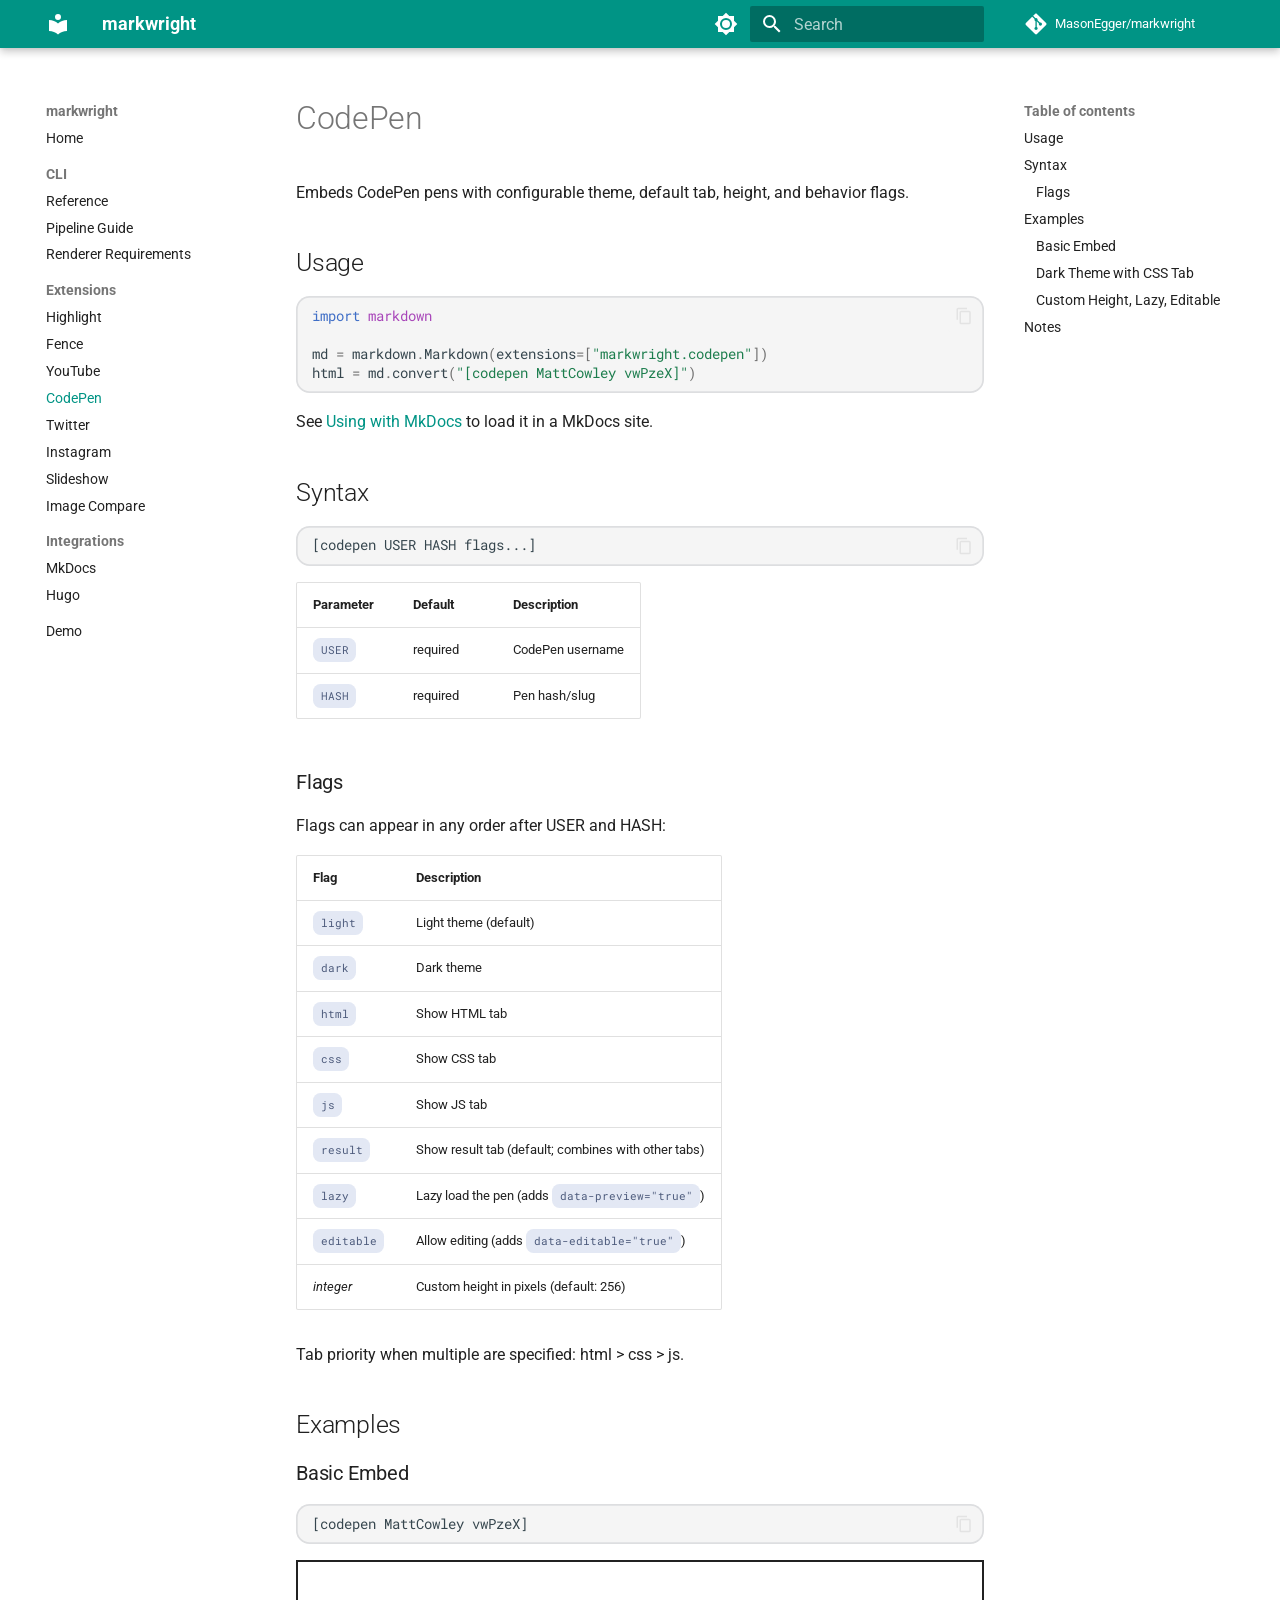
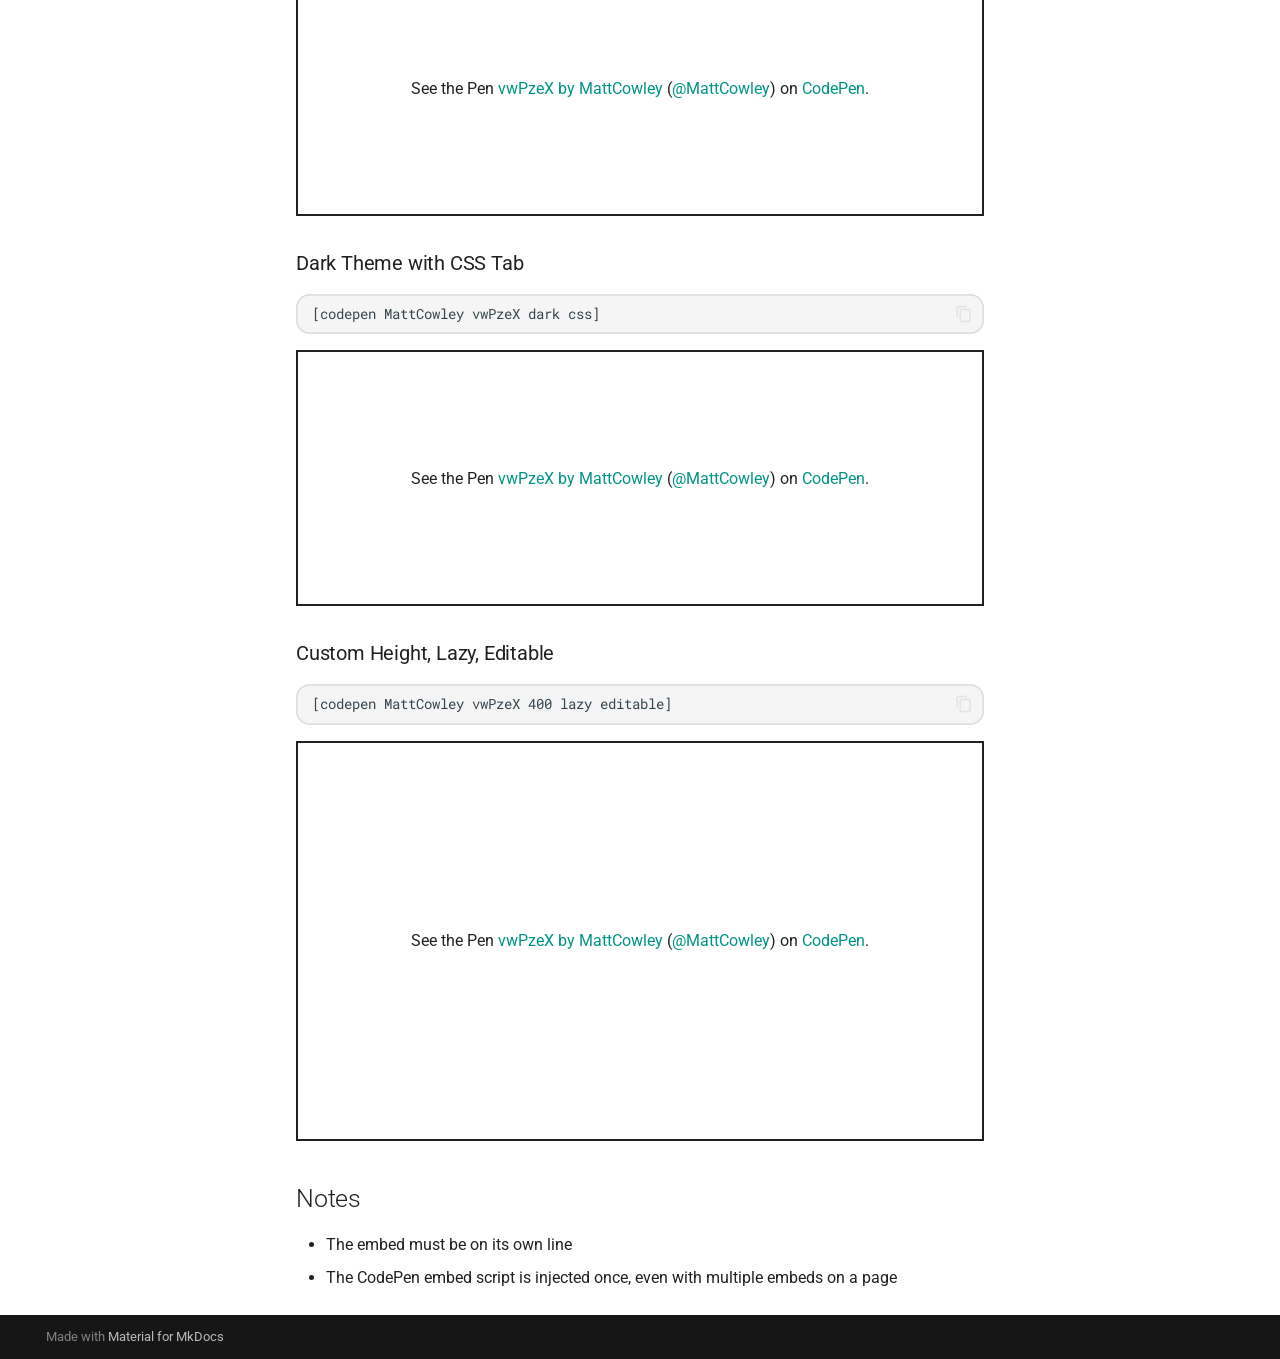
<file: extensions/codepen/index.html>
<!doctype html>
<html lang="en" class="no-js">
  <head>
    
      <meta charset="utf-8">
      <meta name="viewport" content="width=device-width,initial-scale=1">
      
        <meta name="description" content="Python-Markdown extensions ported from DigitalOcean's do-markdownit">
      
      
      
      
        <link rel="prev" href="../youtube/">
      
      
        <link rel="next" href="../twitter/">
      
      
        
      
      
      <link rel="icon" href="../../assets/images/favicon.png">
      <meta name="generator" content="mkdocs-1.6.1, mkdocs-material-9.7.5">
    
    
      
        <title>CodePen - markwright</title>
      
    
    
      <link rel="stylesheet" href="../../assets/stylesheets/main.484c7ddc.min.css">
      
        
        <link rel="stylesheet" href="../../assets/stylesheets/palette.ab4e12ef.min.css">
      
      


    
    
      
    
    
      
        
        
        <link rel="preconnect" href="https://fonts.gstatic.com" crossorigin>
        <link rel="stylesheet" href="https://fonts.googleapis.com/css?family=Roboto:300,300i,400,400i,700,700i%7CRoboto+Mono:400,400i,700,700i&display=fallback">
        <style>:root{--md-text-font:"Roboto";--md-code-font:"Roboto Mono"}</style>
      
    
    
      <link rel="stylesheet" href="../../stylesheets/extra.css">
    
    <script>__md_scope=new URL("../..",location),__md_hash=e=>[...e].reduce(((e,_)=>(e<<5)-e+_.charCodeAt(0)),0),__md_get=(e,_=localStorage,t=__md_scope)=>JSON.parse(_.getItem(t.pathname+"."+e)),__md_set=(e,_,t=localStorage,a=__md_scope)=>{try{t.setItem(a.pathname+"."+e,JSON.stringify(_))}catch(e){}}</script>
    
      

    
    
  </head>
  
  
    
    
      
    
    
    
    
    <body dir="ltr" data-md-color-scheme="default" data-md-color-primary="teal" data-md-color-accent="teal">
  
    
    <input class="md-toggle" data-md-toggle="drawer" type="checkbox" id="__drawer" autocomplete="off">
    <input class="md-toggle" data-md-toggle="search" type="checkbox" id="__search" autocomplete="off">
    <label class="md-overlay" for="__drawer"></label>
    <div data-md-component="skip">
      
        
        <a href="#codepen" class="md-skip">
          Skip to content
        </a>
      
    </div>
    <div data-md-component="announce">
      
    </div>
    
    
      

  

<header class="md-header md-header--shadow" data-md-component="header">
  <nav class="md-header__inner md-grid" aria-label="Header">
    <a href="../.." title="markwright" class="md-header__button md-logo" aria-label="markwright" data-md-component="logo">
      
  
  <svg xmlns="http://www.w3.org/2000/svg" viewBox="0 0 24 24"><path d="M12 8a3 3 0 0 0 3-3 3 3 0 0 0-3-3 3 3 0 0 0-3 3 3 3 0 0 0 3 3m0 3.54C9.64 9.35 6.5 8 3 8v11c3.5 0 6.64 1.35 9 3.54 2.36-2.19 5.5-3.54 9-3.54V8c-3.5 0-6.64 1.35-9 3.54"/></svg>

    </a>
    <label class="md-header__button md-icon" for="__drawer">
      
      <svg xmlns="http://www.w3.org/2000/svg" viewBox="0 0 24 24"><path d="M3 6h18v2H3zm0 5h18v2H3zm0 5h18v2H3z"/></svg>
    </label>
    <div class="md-header__title" data-md-component="header-title">
      <div class="md-header__ellipsis">
        <div class="md-header__topic">
          <span class="md-ellipsis">
            markwright
          </span>
        </div>
        <div class="md-header__topic" data-md-component="header-topic">
          <span class="md-ellipsis">
            
              CodePen
            
          </span>
        </div>
      </div>
    </div>
    
      
        <form class="md-header__option" data-md-component="palette">
  
    
    
    
    <input class="md-option" data-md-color-media="" data-md-color-scheme="default" data-md-color-primary="teal" data-md-color-accent="teal"  aria-label="Switch to dark mode"  type="radio" name="__palette" id="__palette_0">
    
      <label class="md-header__button md-icon" title="Switch to dark mode" for="__palette_1" hidden>
        <svg xmlns="http://www.w3.org/2000/svg" viewBox="0 0 24 24"><path d="M12 8a4 4 0 0 0-4 4 4 4 0 0 0 4 4 4 4 0 0 0 4-4 4 4 0 0 0-4-4m0 10a6 6 0 0 1-6-6 6 6 0 0 1 6-6 6 6 0 0 1 6 6 6 6 0 0 1-6 6m8-9.31V4h-4.69L12 .69 8.69 4H4v4.69L.69 12 4 15.31V20h4.69L12 23.31 15.31 20H20v-4.69L23.31 12z"/></svg>
      </label>
    
  
    
    
    
    <input class="md-option" data-md-color-media="" data-md-color-scheme="slate" data-md-color-primary="teal" data-md-color-accent="teal"  aria-label="Switch to light mode"  type="radio" name="__palette" id="__palette_1">
    
      <label class="md-header__button md-icon" title="Switch to light mode" for="__palette_0" hidden>
        <svg xmlns="http://www.w3.org/2000/svg" viewBox="0 0 24 24"><path d="M12 18c-.89 0-1.74-.2-2.5-.55C11.56 16.5 13 14.42 13 12s-1.44-4.5-3.5-5.45C10.26 6.2 11.11 6 12 6a6 6 0 0 1 6 6 6 6 0 0 1-6 6m8-9.31V4h-4.69L12 .69 8.69 4H4v4.69L.69 12 4 15.31V20h4.69L12 23.31 15.31 20H20v-4.69L23.31 12z"/></svg>
      </label>
    
  
</form>
      
    
    
      <script>var palette=__md_get("__palette");if(palette&&palette.color){if("(prefers-color-scheme)"===palette.color.media){var media=matchMedia("(prefers-color-scheme: light)"),input=document.querySelector(media.matches?"[data-md-color-media='(prefers-color-scheme: light)']":"[data-md-color-media='(prefers-color-scheme: dark)']");palette.color.media=input.getAttribute("data-md-color-media"),palette.color.scheme=input.getAttribute("data-md-color-scheme"),palette.color.primary=input.getAttribute("data-md-color-primary"),palette.color.accent=input.getAttribute("data-md-color-accent")}for(var[key,value]of Object.entries(palette.color))document.body.setAttribute("data-md-color-"+key,value)}</script>
    
    
    
      
      
        <label class="md-header__button md-icon" for="__search">
          
          <svg xmlns="http://www.w3.org/2000/svg" viewBox="0 0 24 24"><path d="M9.5 3A6.5 6.5 0 0 1 16 9.5c0 1.61-.59 3.09-1.56 4.23l.27.27h.79l5 5-1.5 1.5-5-5v-.79l-.27-.27A6.52 6.52 0 0 1 9.5 16 6.5 6.5 0 0 1 3 9.5 6.5 6.5 0 0 1 9.5 3m0 2C7 5 5 7 5 9.5S7 14 9.5 14 14 12 14 9.5 12 5 9.5 5"/></svg>
        </label>
        <div class="md-search" data-md-component="search" role="dialog">
  <label class="md-search__overlay" for="__search"></label>
  <div class="md-search__inner" role="search">
    <form class="md-search__form" name="search">
      <input type="text" class="md-search__input" name="query" aria-label="Search" placeholder="Search" autocapitalize="off" autocorrect="off" autocomplete="off" spellcheck="false" data-md-component="search-query" required>
      <label class="md-search__icon md-icon" for="__search">
        
        <svg xmlns="http://www.w3.org/2000/svg" viewBox="0 0 24 24"><path d="M9.5 3A6.5 6.5 0 0 1 16 9.5c0 1.61-.59 3.09-1.56 4.23l.27.27h.79l5 5-1.5 1.5-5-5v-.79l-.27-.27A6.52 6.52 0 0 1 9.5 16 6.5 6.5 0 0 1 3 9.5 6.5 6.5 0 0 1 9.5 3m0 2C7 5 5 7 5 9.5S7 14 9.5 14 14 12 14 9.5 12 5 9.5 5"/></svg>
        
        <svg xmlns="http://www.w3.org/2000/svg" viewBox="0 0 24 24"><path d="M20 11v2H8l5.5 5.5-1.42 1.42L4.16 12l7.92-7.92L13.5 5.5 8 11z"/></svg>
      </label>
      <nav class="md-search__options" aria-label="Search">
        
        <button type="reset" class="md-search__icon md-icon" title="Clear" aria-label="Clear" tabindex="-1">
          
          <svg xmlns="http://www.w3.org/2000/svg" viewBox="0 0 24 24"><path d="M19 6.41 17.59 5 12 10.59 6.41 5 5 6.41 10.59 12 5 17.59 6.41 19 12 13.41 17.59 19 19 17.59 13.41 12z"/></svg>
        </button>
      </nav>
      
    </form>
    <div class="md-search__output">
      <div class="md-search__scrollwrap" tabindex="0" data-md-scrollfix>
        <div class="md-search-result" data-md-component="search-result">
          <div class="md-search-result__meta">
            Initializing search
          </div>
          <ol class="md-search-result__list" role="presentation"></ol>
        </div>
      </div>
    </div>
  </div>
</div>
      
    
    
      <div class="md-header__source">
        <a href="https://github.com/MasonEgger/markwright" title="Go to repository" class="md-source" data-md-component="source">
  <div class="md-source__icon md-icon">
    
    <svg xmlns="http://www.w3.org/2000/svg" viewBox="0 0 448 512"><!--! Font Awesome Free 7.1.0 by @fontawesome - https://fontawesome.com License - https://fontawesome.com/license/free (Icons: CC BY 4.0, Fonts: SIL OFL 1.1, Code: MIT License) Copyright 2025 Fonticons, Inc.--><path d="M439.6 236.1 244 40.5c-5.4-5.5-12.8-8.5-20.4-8.5s-15 3-20.4 8.4L162.5 81l51.5 51.5c27.1-9.1 52.7 16.8 43.4 43.7l49.7 49.7c34.2-11.8 61.2 31 35.5 56.7-26.5 26.5-70.2-2.9-56-37.3L240.3 199v121.9c25.3 12.5 22.3 41.8 9.1 55-6.4 6.4-15.2 10.1-24.3 10.1s-17.8-3.6-24.3-10.1c-17.6-17.6-11.1-46.9 11.2-56v-123c-20.8-8.5-24.6-30.7-18.6-45L142.6 101 8.5 235.1C3 240.6 0 247.9 0 255.5s3 15 8.5 20.4l195.6 195.7c5.4 5.4 12.7 8.4 20.4 8.4s15-3 20.4-8.4l194.7-194.7c5.4-5.4 8.4-12.8 8.4-20.4s-3-15-8.4-20.4"/></svg>
  </div>
  <div class="md-source__repository">
    MasonEgger/markwright
  </div>
</a>
      </div>
    
  </nav>
  
</header>
    
    <div class="md-container" data-md-component="container">
      
      
        
          
        
      
      <main class="md-main" data-md-component="main">
        <div class="md-main__inner md-grid">
          
            
              
              <div class="md-sidebar md-sidebar--primary" data-md-component="sidebar" data-md-type="navigation" >
                <div class="md-sidebar__scrollwrap">
                  <div class="md-sidebar__inner">
                    



<nav class="md-nav md-nav--primary" aria-label="Navigation" data-md-level="0">
  <label class="md-nav__title" for="__drawer">
    <a href="../.." title="markwright" class="md-nav__button md-logo" aria-label="markwright" data-md-component="logo">
      
  
  <svg xmlns="http://www.w3.org/2000/svg" viewBox="0 0 24 24"><path d="M12 8a3 3 0 0 0 3-3 3 3 0 0 0-3-3 3 3 0 0 0-3 3 3 3 0 0 0 3 3m0 3.54C9.64 9.35 6.5 8 3 8v11c3.5 0 6.64 1.35 9 3.54 2.36-2.19 5.5-3.54 9-3.54V8c-3.5 0-6.64 1.35-9 3.54"/></svg>

    </a>
    markwright
  </label>
  
    <div class="md-nav__source">
      <a href="https://github.com/MasonEgger/markwright" title="Go to repository" class="md-source" data-md-component="source">
  <div class="md-source__icon md-icon">
    
    <svg xmlns="http://www.w3.org/2000/svg" viewBox="0 0 448 512"><!--! Font Awesome Free 7.1.0 by @fontawesome - https://fontawesome.com License - https://fontawesome.com/license/free (Icons: CC BY 4.0, Fonts: SIL OFL 1.1, Code: MIT License) Copyright 2025 Fonticons, Inc.--><path d="M439.6 236.1 244 40.5c-5.4-5.5-12.8-8.5-20.4-8.5s-15 3-20.4 8.4L162.5 81l51.5 51.5c27.1-9.1 52.7 16.8 43.4 43.7l49.7 49.7c34.2-11.8 61.2 31 35.5 56.7-26.5 26.5-70.2-2.9-56-37.3L240.3 199v121.9c25.3 12.5 22.3 41.8 9.1 55-6.4 6.4-15.2 10.1-24.3 10.1s-17.8-3.6-24.3-10.1c-17.6-17.6-11.1-46.9 11.2-56v-123c-20.8-8.5-24.6-30.7-18.6-45L142.6 101 8.5 235.1C3 240.6 0 247.9 0 255.5s3 15 8.5 20.4l195.6 195.7c5.4 5.4 12.7 8.4 20.4 8.4s15-3 20.4-8.4l194.7-194.7c5.4-5.4 8.4-12.8 8.4-20.4s-3-15-8.4-20.4"/></svg>
  </div>
  <div class="md-source__repository">
    MasonEgger/markwright
  </div>
</a>
    </div>
  
  <ul class="md-nav__list" data-md-scrollfix>
    
      
      
  
  
  
  
    <li class="md-nav__item">
      <a href="../.." class="md-nav__link">
        
  
  
  <span class="md-ellipsis">
    
  
    Home
  

    
  </span>
  
  

      </a>
    </li>
  

    
      
      
  
  
  
  
    
    
    
    
      
        
        
      
    
    
    <li class="md-nav__item md-nav__item--section md-nav__item--nested">
      
        
        
          
        
        <input class="md-nav__toggle md-toggle md-toggle--indeterminate" type="checkbox" id="__nav_2" >
        
          
          <label class="md-nav__link" for="__nav_2" id="__nav_2_label" tabindex="">
            
  
  
  <span class="md-ellipsis">
    
  
    CLI
  

    
  </span>
  
  

            <span class="md-nav__icon md-icon"></span>
          </label>
        
        <nav class="md-nav" data-md-level="1" aria-labelledby="__nav_2_label" aria-expanded="false">
          <label class="md-nav__title" for="__nav_2">
            <span class="md-nav__icon md-icon"></span>
            
  
    CLI
  

          </label>
          <ul class="md-nav__list" data-md-scrollfix>
            
              
                
  
  
  
  
    <li class="md-nav__item">
      <a href="../../cli/" class="md-nav__link">
        
  
  
  <span class="md-ellipsis">
    
  
    Reference
  

    
  </span>
  
  

      </a>
    </li>
  

              
            
              
                
  
  
  
  
    <li class="md-nav__item">
      <a href="../../pipeline/" class="md-nav__link">
        
  
  
  <span class="md-ellipsis">
    
  
    Pipeline Guide
  

    
  </span>
  
  

      </a>
    </li>
  

              
            
              
                
  
  
  
  
    <li class="md-nav__item">
      <a href="../../renderer-requirements/" class="md-nav__link">
        
  
  
  <span class="md-ellipsis">
    
  
    Renderer Requirements
  

    
  </span>
  
  

      </a>
    </li>
  

              
            
          </ul>
        </nav>
      
    </li>
  

    
      
      
  
  
    
  
  
  
    
    
    
    
      
        
        
      
    
    
    <li class="md-nav__item md-nav__item--active md-nav__item--section md-nav__item--nested">
      
        
        
        <input class="md-nav__toggle md-toggle " type="checkbox" id="__nav_3" checked>
        
          
          <label class="md-nav__link" for="__nav_3" id="__nav_3_label" tabindex="">
            
  
  
  <span class="md-ellipsis">
    
  
    Extensions
  

    
  </span>
  
  

            <span class="md-nav__icon md-icon"></span>
          </label>
        
        <nav class="md-nav" data-md-level="1" aria-labelledby="__nav_3_label" aria-expanded="true">
          <label class="md-nav__title" for="__nav_3">
            <span class="md-nav__icon md-icon"></span>
            
  
    Extensions
  

          </label>
          <ul class="md-nav__list" data-md-scrollfix>
            
              
                
  
  
  
  
    <li class="md-nav__item">
      <a href="../highlight/" class="md-nav__link">
        
  
  
  <span class="md-ellipsis">
    
  
    Highlight
  

    
  </span>
  
  

      </a>
    </li>
  

              
            
              
                
  
  
  
  
    <li class="md-nav__item">
      <a href="../fence/" class="md-nav__link">
        
  
  
  <span class="md-ellipsis">
    
  
    Fence
  

    
  </span>
  
  

      </a>
    </li>
  

              
            
              
                
  
  
  
  
    <li class="md-nav__item">
      <a href="../youtube/" class="md-nav__link">
        
  
  
  <span class="md-ellipsis">
    
  
    YouTube
  

    
  </span>
  
  

      </a>
    </li>
  

              
            
              
                
  
  
    
  
  
  
    <li class="md-nav__item md-nav__item--active">
      
      <input class="md-nav__toggle md-toggle" type="checkbox" id="__toc">
      
      
        
      
      
        <label class="md-nav__link md-nav__link--active" for="__toc">
          
  
  
  <span class="md-ellipsis">
    
  
    CodePen
  

    
  </span>
  
  

          <span class="md-nav__icon md-icon"></span>
        </label>
      
      <a href="./" class="md-nav__link md-nav__link--active">
        
  
  
  <span class="md-ellipsis">
    
  
    CodePen
  

    
  </span>
  
  

      </a>
      
        

<nav class="md-nav md-nav--secondary" aria-label="Table of contents">
  
  
  
    
  
  
    <label class="md-nav__title" for="__toc">
      <span class="md-nav__icon md-icon"></span>
      Table of contents
    </label>
    <ul class="md-nav__list" data-md-component="toc" data-md-scrollfix>
      
        <li class="md-nav__item">
  <a href="#usage" class="md-nav__link">
    <span class="md-ellipsis">
      
        Usage
      
    </span>
  </a>
  
</li>
      
        <li class="md-nav__item">
  <a href="#syntax" class="md-nav__link">
    <span class="md-ellipsis">
      
        Syntax
      
    </span>
  </a>
  
    <nav class="md-nav" aria-label="Syntax">
      <ul class="md-nav__list">
        
          <li class="md-nav__item">
  <a href="#flags" class="md-nav__link">
    <span class="md-ellipsis">
      
        Flags
      
    </span>
  </a>
  
</li>
        
      </ul>
    </nav>
  
</li>
      
        <li class="md-nav__item">
  <a href="#examples" class="md-nav__link">
    <span class="md-ellipsis">
      
        Examples
      
    </span>
  </a>
  
    <nav class="md-nav" aria-label="Examples">
      <ul class="md-nav__list">
        
          <li class="md-nav__item">
  <a href="#basic-embed" class="md-nav__link">
    <span class="md-ellipsis">
      
        Basic Embed
      
    </span>
  </a>
  
</li>
        
          <li class="md-nav__item">
  <a href="#dark-theme-with-css-tab" class="md-nav__link">
    <span class="md-ellipsis">
      
        Dark Theme with CSS Tab
      
    </span>
  </a>
  
</li>
        
          <li class="md-nav__item">
  <a href="#custom-height-lazy-editable" class="md-nav__link">
    <span class="md-ellipsis">
      
        Custom Height, Lazy, Editable
      
    </span>
  </a>
  
</li>
        
      </ul>
    </nav>
  
</li>
      
        <li class="md-nav__item">
  <a href="#notes" class="md-nav__link">
    <span class="md-ellipsis">
      
        Notes
      
    </span>
  </a>
  
</li>
      
    </ul>
  
</nav>
      
    </li>
  

              
            
              
                
  
  
  
  
    <li class="md-nav__item">
      <a href="../twitter/" class="md-nav__link">
        
  
  
  <span class="md-ellipsis">
    
  
    Twitter
  

    
  </span>
  
  

      </a>
    </li>
  

              
            
              
                
  
  
  
  
    <li class="md-nav__item">
      <a href="../instagram/" class="md-nav__link">
        
  
  
  <span class="md-ellipsis">
    
  
    Instagram
  

    
  </span>
  
  

      </a>
    </li>
  

              
            
              
                
  
  
  
  
    <li class="md-nav__item">
      <a href="../slideshow/" class="md-nav__link">
        
  
  
  <span class="md-ellipsis">
    
  
    Slideshow
  

    
  </span>
  
  

      </a>
    </li>
  

              
            
              
                
  
  
  
  
    <li class="md-nav__item">
      <a href="../image-compare/" class="md-nav__link">
        
  
  
  <span class="md-ellipsis">
    
  
    Image Compare
  

    
  </span>
  
  

      </a>
    </li>
  

              
            
          </ul>
        </nav>
      
    </li>
  

    
      
      
  
  
  
  
    
    
    
    
      
        
        
      
    
    
    <li class="md-nav__item md-nav__item--section md-nav__item--nested">
      
        
        
          
        
        <input class="md-nav__toggle md-toggle md-toggle--indeterminate" type="checkbox" id="__nav_4" >
        
          
          <label class="md-nav__link" for="__nav_4" id="__nav_4_label" tabindex="">
            
  
  
  <span class="md-ellipsis">
    
  
    Integrations
  

    
  </span>
  
  

            <span class="md-nav__icon md-icon"></span>
          </label>
        
        <nav class="md-nav" data-md-level="1" aria-labelledby="__nav_4_label" aria-expanded="false">
          <label class="md-nav__title" for="__nav_4">
            <span class="md-nav__icon md-icon"></span>
            
  
    Integrations
  

          </label>
          <ul class="md-nav__list" data-md-scrollfix>
            
              
                
  
  
  
  
    <li class="md-nav__item">
      <a href="../../integrations/mkdocs/" class="md-nav__link">
        
  
  
  <span class="md-ellipsis">
    
  
    MkDocs
  

    
  </span>
  
  

      </a>
    </li>
  

              
            
              
                
  
  
  
  
    <li class="md-nav__item">
      <a href="../../integrations/hugo/" class="md-nav__link">
        
  
  
  <span class="md-ellipsis">
    
  
    Hugo
  

    
  </span>
  
  

      </a>
    </li>
  

              
            
          </ul>
        </nav>
      
    </li>
  

    
      
      
  
  
  
  
    <li class="md-nav__item">
      <a href="../../demo/" class="md-nav__link">
        
  
  
  <span class="md-ellipsis">
    
  
    Demo
  

    
  </span>
  
  

      </a>
    </li>
  

    
  </ul>
</nav>
                  </div>
                </div>
              </div>
            
            
              
              <div class="md-sidebar md-sidebar--secondary" data-md-component="sidebar" data-md-type="toc" >
                <div class="md-sidebar__scrollwrap">
                  <div class="md-sidebar__inner">
                    

<nav class="md-nav md-nav--secondary" aria-label="Table of contents">
  
  
  
    
  
  
    <label class="md-nav__title" for="__toc">
      <span class="md-nav__icon md-icon"></span>
      Table of contents
    </label>
    <ul class="md-nav__list" data-md-component="toc" data-md-scrollfix>
      
        <li class="md-nav__item">
  <a href="#usage" class="md-nav__link">
    <span class="md-ellipsis">
      
        Usage
      
    </span>
  </a>
  
</li>
      
        <li class="md-nav__item">
  <a href="#syntax" class="md-nav__link">
    <span class="md-ellipsis">
      
        Syntax
      
    </span>
  </a>
  
    <nav class="md-nav" aria-label="Syntax">
      <ul class="md-nav__list">
        
          <li class="md-nav__item">
  <a href="#flags" class="md-nav__link">
    <span class="md-ellipsis">
      
        Flags
      
    </span>
  </a>
  
</li>
        
      </ul>
    </nav>
  
</li>
      
        <li class="md-nav__item">
  <a href="#examples" class="md-nav__link">
    <span class="md-ellipsis">
      
        Examples
      
    </span>
  </a>
  
    <nav class="md-nav" aria-label="Examples">
      <ul class="md-nav__list">
        
          <li class="md-nav__item">
  <a href="#basic-embed" class="md-nav__link">
    <span class="md-ellipsis">
      
        Basic Embed
      
    </span>
  </a>
  
</li>
        
          <li class="md-nav__item">
  <a href="#dark-theme-with-css-tab" class="md-nav__link">
    <span class="md-ellipsis">
      
        Dark Theme with CSS Tab
      
    </span>
  </a>
  
</li>
        
          <li class="md-nav__item">
  <a href="#custom-height-lazy-editable" class="md-nav__link">
    <span class="md-ellipsis">
      
        Custom Height, Lazy, Editable
      
    </span>
  </a>
  
</li>
        
      </ul>
    </nav>
  
</li>
      
        <li class="md-nav__item">
  <a href="#notes" class="md-nav__link">
    <span class="md-ellipsis">
      
        Notes
      
    </span>
  </a>
  
</li>
      
    </ul>
  
</nav>
                  </div>
                </div>
              </div>
            
          
          
            <div class="md-content" data-md-component="content">
              
              <article class="md-content__inner md-typeset">
                
                  


  
  


<h1 id="codepen">CodePen<a class="headerlink" href="#codepen" title="Permanent link">&para;</a></h1>
<p>Embeds CodePen pens with configurable theme, default tab, height, and behavior flags.</p>
<h2 id="usage">Usage<a class="headerlink" href="#usage" title="Permanent link">&para;</a></h2>
<div class="language-python highlight"><pre><span></span><code><span class="kn">import</span><span class="w"> </span><span class="nn">markdown</span>

<span class="n">md</span> <span class="o">=</span> <span class="n">markdown</span><span class="o">.</span><span class="n">Markdown</span><span class="p">(</span><span class="n">extensions</span><span class="o">=</span><span class="p">[</span><span class="s2">&quot;markwright.codepen&quot;</span><span class="p">])</span>
<span class="n">html</span> <span class="o">=</span> <span class="n">md</span><span class="o">.</span><span class="n">convert</span><span class="p">(</span><span class="s2">&quot;[codepen MattCowley vwPzeX]&quot;</span><span class="p">)</span>
</code></pre></div>
<p>See <a href="../../integrations/mkdocs/">Using with MkDocs</a> to load it in a MkDocs site.</p>
<h2 id="syntax">Syntax<a class="headerlink" href="#syntax" title="Permanent link">&para;</a></h2>
<div class="language-text highlight"><pre><span></span><code>[codepen USER HASH flags...]
</code></pre></div>
<table>
<thead>
<tr>
<th>Parameter</th>
<th>Default</th>
<th>Description</th>
</tr>
</thead>
<tbody>
<tr>
<td><code>USER</code></td>
<td>required</td>
<td>CodePen username</td>
</tr>
<tr>
<td><code>HASH</code></td>
<td>required</td>
<td>Pen hash/slug</td>
</tr>
</tbody>
</table>
<h3 id="flags">Flags<a class="headerlink" href="#flags" title="Permanent link">&para;</a></h3>
<p>Flags can appear in any order after USER and HASH:</p>
<table>
<thead>
<tr>
<th>Flag</th>
<th>Description</th>
</tr>
</thead>
<tbody>
<tr>
<td><code>light</code></td>
<td>Light theme (default)</td>
</tr>
<tr>
<td><code>dark</code></td>
<td>Dark theme</td>
</tr>
<tr>
<td><code>html</code></td>
<td>Show HTML tab</td>
</tr>
<tr>
<td><code>css</code></td>
<td>Show CSS tab</td>
</tr>
<tr>
<td><code>js</code></td>
<td>Show JS tab</td>
</tr>
<tr>
<td><code>result</code></td>
<td>Show result tab (default; combines with other tabs)</td>
</tr>
<tr>
<td><code>lazy</code></td>
<td>Lazy load the pen (adds <code>data-preview="true"</code>)</td>
</tr>
<tr>
<td><code>editable</code></td>
<td>Allow editing (adds <code>data-editable="true"</code>)</td>
</tr>
<tr>
<td><em>integer</em></td>
<td>Custom height in pixels (default: 256)</td>
</tr>
</tbody>
</table>
<p>Tab priority when multiple are specified: html &gt; css &gt; js.</p>
<h2 id="examples">Examples<a class="headerlink" href="#examples" title="Permanent link">&para;</a></h2>
<h3 id="basic-embed">Basic Embed<a class="headerlink" href="#basic-embed" title="Permanent link">&para;</a></h3>
<div class="language-text highlight"><pre><span></span><code>[codepen MattCowley vwPzeX]
</code></pre></div>
<p class="codepen" data-height="256" data-theme-id="light" data-default-tab="result" data-user="MattCowley" data-slug-hash="vwPzeX" style="height: 256px; box-sizing: border-box; display: flex; align-items: center; justify-content: center; border: 2px solid; margin: 1em 0; padding: 1em;">
    <span>See the Pen <a href="https://codepen.io/MattCowley/pen/vwPzeX">vwPzeX by MattCowley</a> (<a href="https://codepen.io/MattCowley">@MattCowley</a>) on <a href='https://codepen.io'>CodePen</a>.</span>
</p>
<h3 id="dark-theme-with-css-tab">Dark Theme with CSS Tab<a class="headerlink" href="#dark-theme-with-css-tab" title="Permanent link">&para;</a></h3>
<div class="language-text highlight"><pre><span></span><code>[codepen MattCowley vwPzeX dark css]
</code></pre></div>
<p class="codepen" data-height="256" data-theme-id="dark" data-default-tab="css" data-user="MattCowley" data-slug-hash="vwPzeX" style="height: 256px; box-sizing: border-box; display: flex; align-items: center; justify-content: center; border: 2px solid; margin: 1em 0; padding: 1em;">
    <span>See the Pen <a href="https://codepen.io/MattCowley/pen/vwPzeX">vwPzeX by MattCowley</a> (<a href="https://codepen.io/MattCowley">@MattCowley</a>) on <a href='https://codepen.io'>CodePen</a>.</span>
</p>
<h3 id="custom-height-lazy-editable">Custom Height, Lazy, Editable<a class="headerlink" href="#custom-height-lazy-editable" title="Permanent link">&para;</a></h3>
<div class="language-text highlight"><pre><span></span><code>[codepen MattCowley vwPzeX 400 lazy editable]
</code></pre></div>
<p class="codepen" data-height="400" data-theme-id="light" data-default-tab="result" data-user="MattCowley" data-slug-hash="vwPzeX" data-preview="true" data-editable="true" style="height: 400px; box-sizing: border-box; display: flex; align-items: center; justify-content: center; border: 2px solid; margin: 1em 0; padding: 1em;">
    <span>See the Pen <a href="https://codepen.io/MattCowley/pen/vwPzeX">vwPzeX by MattCowley</a> (<a href="https://codepen.io/MattCowley">@MattCowley</a>) on <a href='https://codepen.io'>CodePen</a>.</span>
</p>
<h2 id="notes">Notes<a class="headerlink" href="#notes" title="Permanent link">&para;</a></h2>
<ul>
<li>The embed must be on its own line</li>
<li>The CodePen embed script is injected once, even with multiple embeds on a page</li>
</ul>
<script async defer src="https://static.codepen.io/assets/embed/ei.js" type="text/javascript"></script>












                
              </article>
            </div>
          
          
<script>var target=document.getElementById(location.hash.slice(1));target&&target.name&&(target.checked=target.name.startsWith("__tabbed_"))</script>
        </div>
        
      </main>
      
        <footer class="md-footer">
  
  <div class="md-footer-meta md-typeset">
    <div class="md-footer-meta__inner md-grid">
      <div class="md-copyright">
  
  
    Made with
    <a href="https://squidfunk.github.io/mkdocs-material/" target="_blank" rel="noopener">
      Material for MkDocs
    </a>
  
</div>
      
    </div>
  </div>
</footer>
      
    </div>
    <div class="md-dialog" data-md-component="dialog">
      <div class="md-dialog__inner md-typeset"></div>
    </div>
    
    
    
      
      
      <script id="__config" type="application/json">{"annotate": null, "base": "../..", "features": ["content.code.copy", "navigation.sections", "navigation.expand", "toc.follow"], "search": "../../assets/javascripts/workers/search.2c215733.min.js", "tags": null, "translations": {"clipboard.copied": "Copied to clipboard", "clipboard.copy": "Copy to clipboard", "search.result.more.one": "1 more on this page", "search.result.more.other": "# more on this page", "search.result.none": "No matching documents", "search.result.one": "1 matching document", "search.result.other": "# matching documents", "search.result.placeholder": "Type to start searching", "search.result.term.missing": "Missing", "select.version": "Select version"}, "version": null}</script>
    
    
      <script src="../../assets/javascripts/bundle.79ae519e.min.js"></script>
      
    
  </body>
</html>
</file>
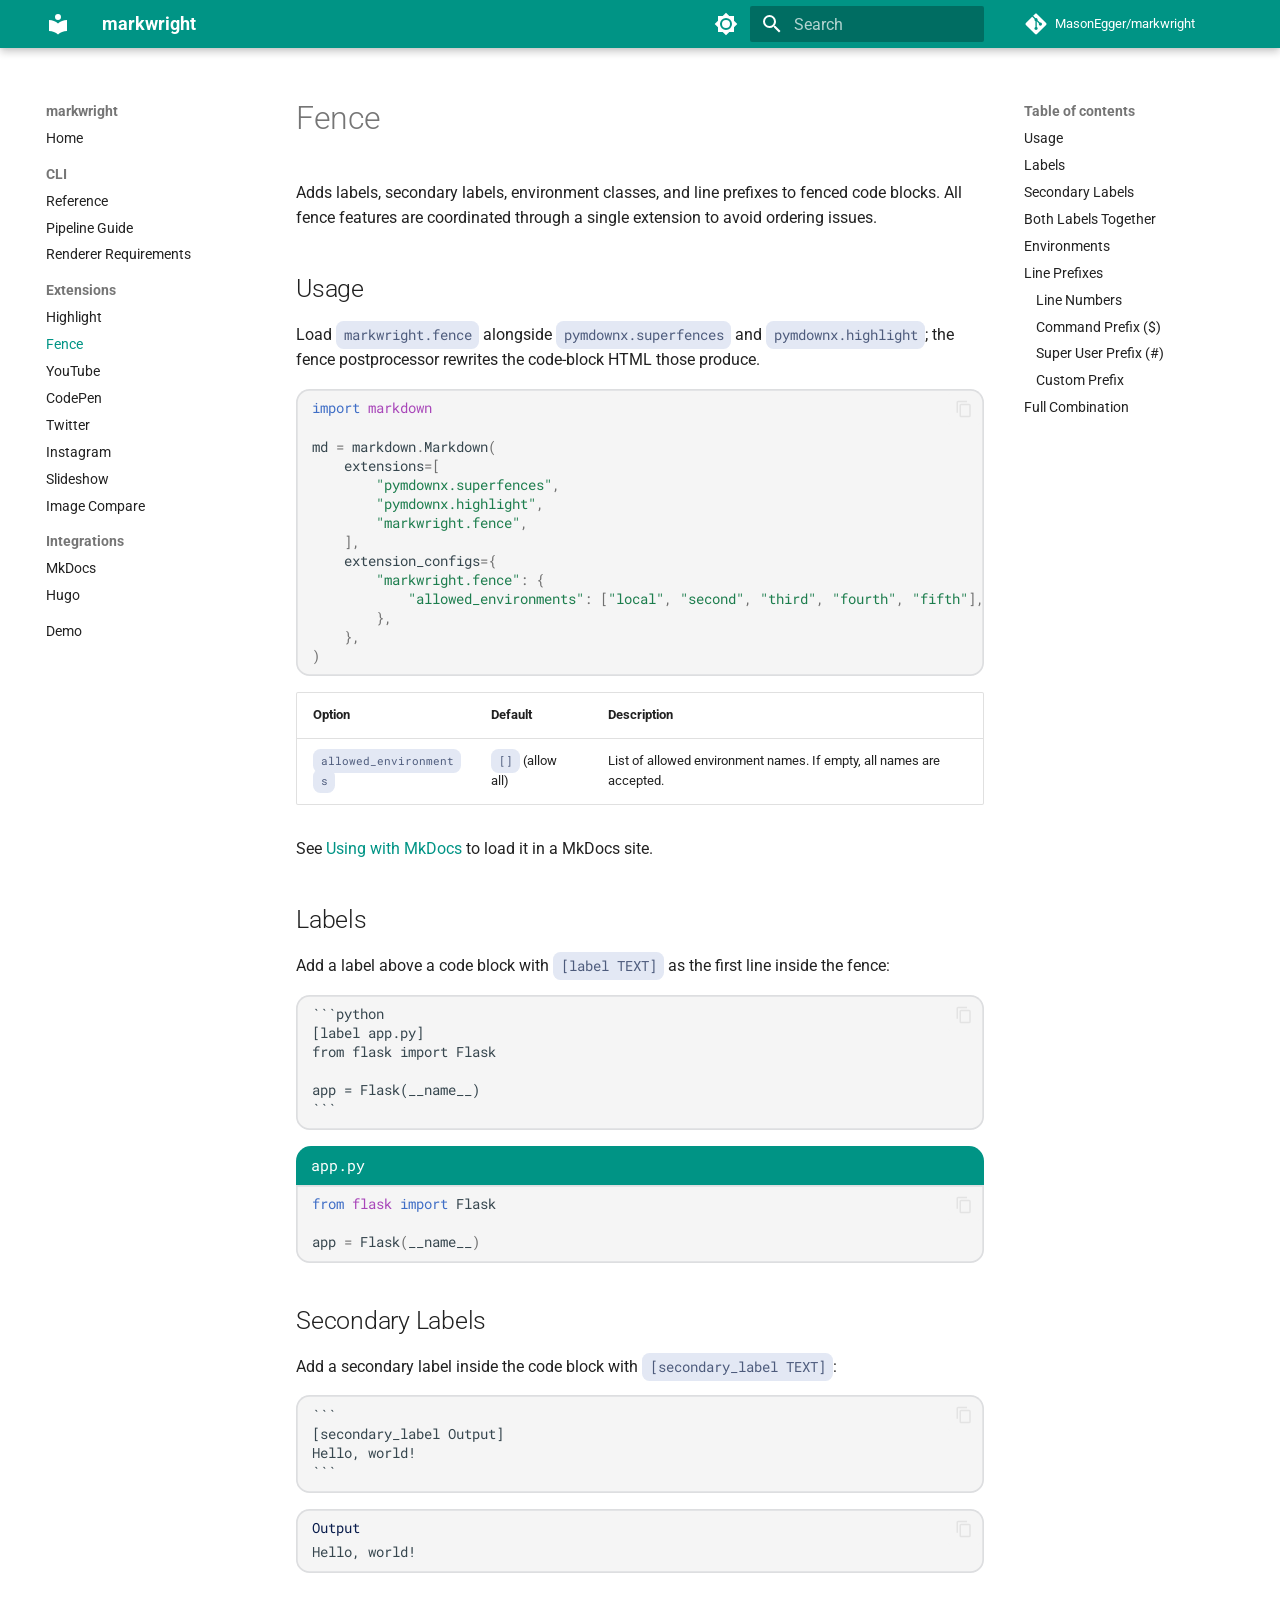
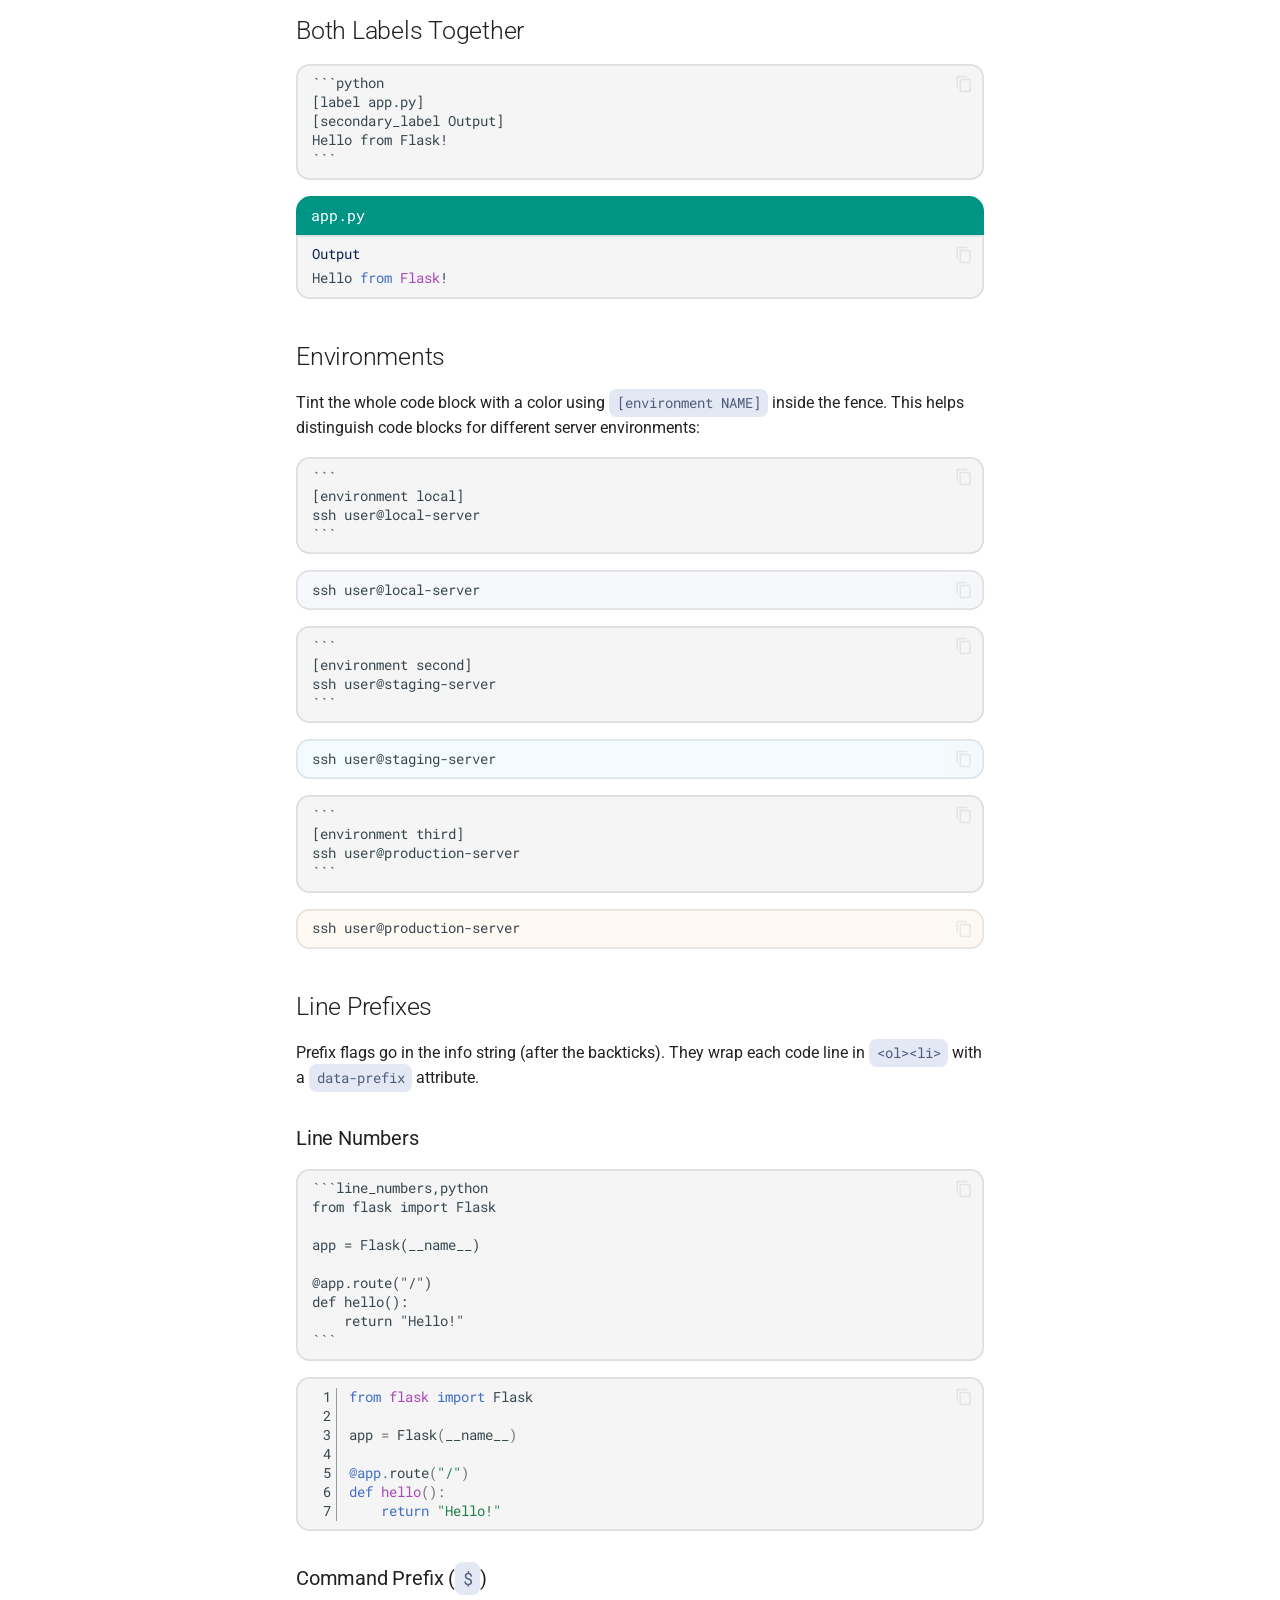
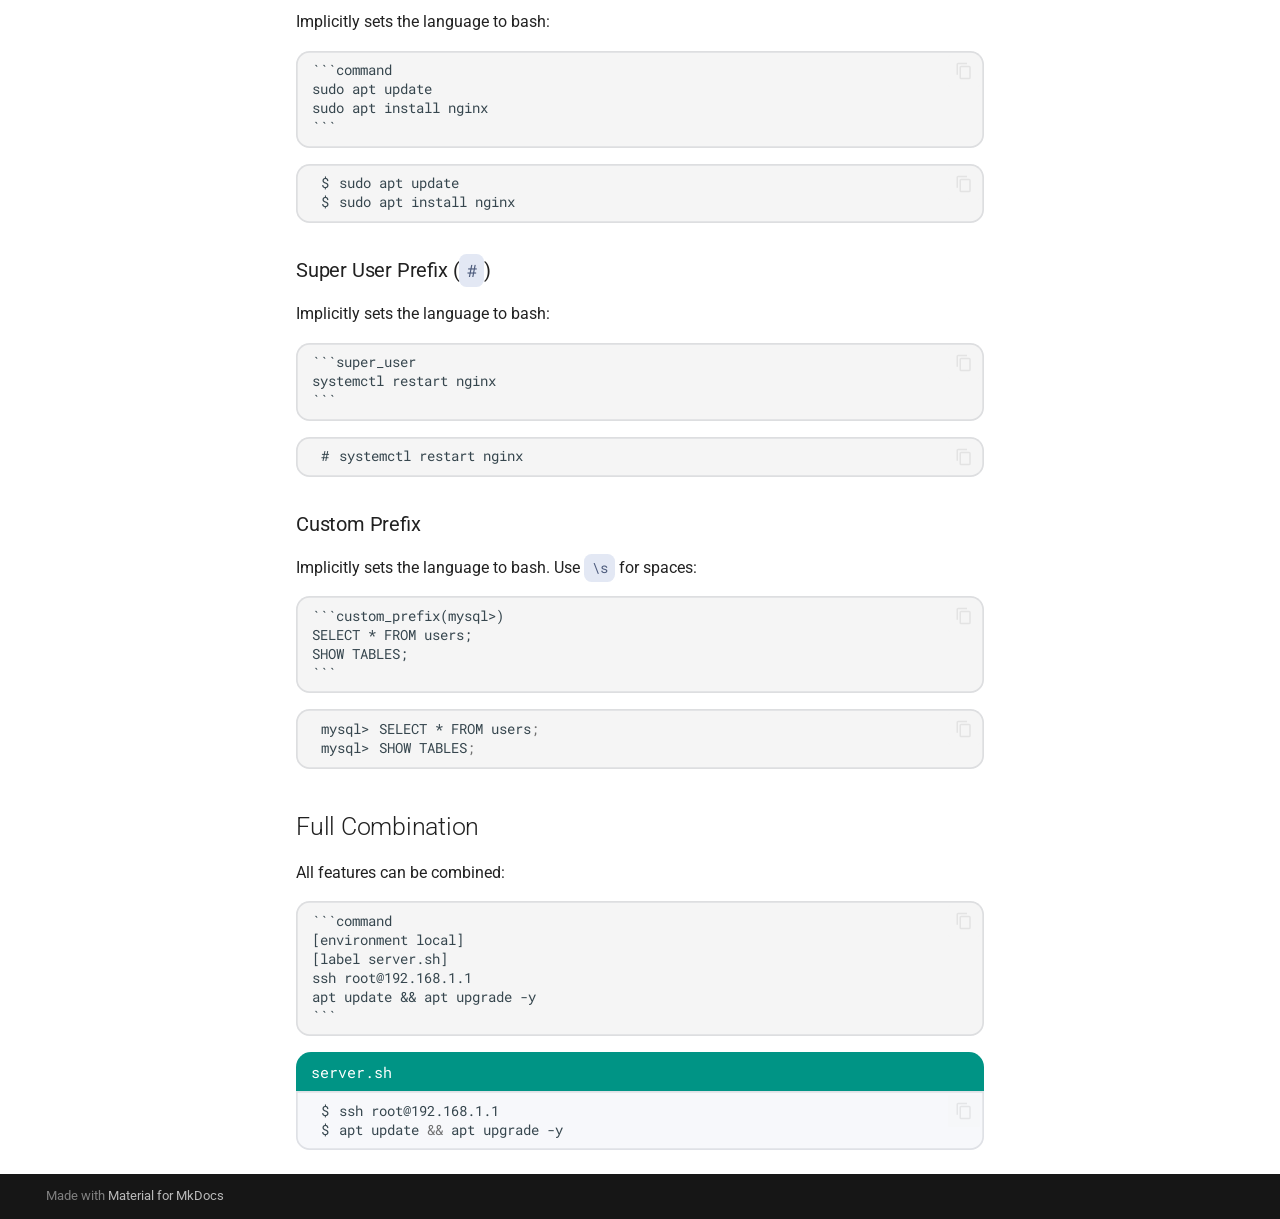
<file: extensions/fence/index.html>
<!doctype html>
<html lang="en" class="no-js">
  <head>
    
      <meta charset="utf-8">
      <meta name="viewport" content="width=device-width,initial-scale=1">
      
        <meta name="description" content="Python-Markdown extensions ported from DigitalOcean's do-markdownit">
      
      
      
      
        <link rel="prev" href="../highlight/">
      
      
        <link rel="next" href="../youtube/">
      
      
        
      
      
      <link rel="icon" href="../../assets/images/favicon.png">
      <meta name="generator" content="mkdocs-1.6.1, mkdocs-material-9.7.5">
    
    
      
        <title>Fence - markwright</title>
      
    
    
      <link rel="stylesheet" href="../../assets/stylesheets/main.484c7ddc.min.css">
      
        
        <link rel="stylesheet" href="../../assets/stylesheets/palette.ab4e12ef.min.css">
      
      


    
    
      
    
    
      
        
        
        <link rel="preconnect" href="https://fonts.gstatic.com" crossorigin>
        <link rel="stylesheet" href="https://fonts.googleapis.com/css?family=Roboto:300,300i,400,400i,700,700i%7CRoboto+Mono:400,400i,700,700i&display=fallback">
        <style>:root{--md-text-font:"Roboto";--md-code-font:"Roboto Mono"}</style>
      
    
    
      <link rel="stylesheet" href="../../stylesheets/extra.css">
    
    <script>__md_scope=new URL("../..",location),__md_hash=e=>[...e].reduce(((e,_)=>(e<<5)-e+_.charCodeAt(0)),0),__md_get=(e,_=localStorage,t=__md_scope)=>JSON.parse(_.getItem(t.pathname+"."+e)),__md_set=(e,_,t=localStorage,a=__md_scope)=>{try{t.setItem(a.pathname+"."+e,JSON.stringify(_))}catch(e){}}</script>
    
      

    
    
  </head>
  
  
    
    
      
    
    
    
    
    <body dir="ltr" data-md-color-scheme="default" data-md-color-primary="teal" data-md-color-accent="teal">
  
    
    <input class="md-toggle" data-md-toggle="drawer" type="checkbox" id="__drawer" autocomplete="off">
    <input class="md-toggle" data-md-toggle="search" type="checkbox" id="__search" autocomplete="off">
    <label class="md-overlay" for="__drawer"></label>
    <div data-md-component="skip">
      
        
        <a href="#fence" class="md-skip">
          Skip to content
        </a>
      
    </div>
    <div data-md-component="announce">
      
    </div>
    
    
      

  

<header class="md-header md-header--shadow" data-md-component="header">
  <nav class="md-header__inner md-grid" aria-label="Header">
    <a href="../.." title="markwright" class="md-header__button md-logo" aria-label="markwright" data-md-component="logo">
      
  
  <svg xmlns="http://www.w3.org/2000/svg" viewBox="0 0 24 24"><path d="M12 8a3 3 0 0 0 3-3 3 3 0 0 0-3-3 3 3 0 0 0-3 3 3 3 0 0 0 3 3m0 3.54C9.64 9.35 6.5 8 3 8v11c3.5 0 6.64 1.35 9 3.54 2.36-2.19 5.5-3.54 9-3.54V8c-3.5 0-6.64 1.35-9 3.54"/></svg>

    </a>
    <label class="md-header__button md-icon" for="__drawer">
      
      <svg xmlns="http://www.w3.org/2000/svg" viewBox="0 0 24 24"><path d="M3 6h18v2H3zm0 5h18v2H3zm0 5h18v2H3z"/></svg>
    </label>
    <div class="md-header__title" data-md-component="header-title">
      <div class="md-header__ellipsis">
        <div class="md-header__topic">
          <span class="md-ellipsis">
            markwright
          </span>
        </div>
        <div class="md-header__topic" data-md-component="header-topic">
          <span class="md-ellipsis">
            
              Fence
            
          </span>
        </div>
      </div>
    </div>
    
      
        <form class="md-header__option" data-md-component="palette">
  
    
    
    
    <input class="md-option" data-md-color-media="" data-md-color-scheme="default" data-md-color-primary="teal" data-md-color-accent="teal"  aria-label="Switch to dark mode"  type="radio" name="__palette" id="__palette_0">
    
      <label class="md-header__button md-icon" title="Switch to dark mode" for="__palette_1" hidden>
        <svg xmlns="http://www.w3.org/2000/svg" viewBox="0 0 24 24"><path d="M12 8a4 4 0 0 0-4 4 4 4 0 0 0 4 4 4 4 0 0 0 4-4 4 4 0 0 0-4-4m0 10a6 6 0 0 1-6-6 6 6 0 0 1 6-6 6 6 0 0 1 6 6 6 6 0 0 1-6 6m8-9.31V4h-4.69L12 .69 8.69 4H4v4.69L.69 12 4 15.31V20h4.69L12 23.31 15.31 20H20v-4.69L23.31 12z"/></svg>
      </label>
    
  
    
    
    
    <input class="md-option" data-md-color-media="" data-md-color-scheme="slate" data-md-color-primary="teal" data-md-color-accent="teal"  aria-label="Switch to light mode"  type="radio" name="__palette" id="__palette_1">
    
      <label class="md-header__button md-icon" title="Switch to light mode" for="__palette_0" hidden>
        <svg xmlns="http://www.w3.org/2000/svg" viewBox="0 0 24 24"><path d="M12 18c-.89 0-1.74-.2-2.5-.55C11.56 16.5 13 14.42 13 12s-1.44-4.5-3.5-5.45C10.26 6.2 11.11 6 12 6a6 6 0 0 1 6 6 6 6 0 0 1-6 6m8-9.31V4h-4.69L12 .69 8.69 4H4v4.69L.69 12 4 15.31V20h4.69L12 23.31 15.31 20H20v-4.69L23.31 12z"/></svg>
      </label>
    
  
</form>
      
    
    
      <script>var palette=__md_get("__palette");if(palette&&palette.color){if("(prefers-color-scheme)"===palette.color.media){var media=matchMedia("(prefers-color-scheme: light)"),input=document.querySelector(media.matches?"[data-md-color-media='(prefers-color-scheme: light)']":"[data-md-color-media='(prefers-color-scheme: dark)']");palette.color.media=input.getAttribute("data-md-color-media"),palette.color.scheme=input.getAttribute("data-md-color-scheme"),palette.color.primary=input.getAttribute("data-md-color-primary"),palette.color.accent=input.getAttribute("data-md-color-accent")}for(var[key,value]of Object.entries(palette.color))document.body.setAttribute("data-md-color-"+key,value)}</script>
    
    
    
      
      
        <label class="md-header__button md-icon" for="__search">
          
          <svg xmlns="http://www.w3.org/2000/svg" viewBox="0 0 24 24"><path d="M9.5 3A6.5 6.5 0 0 1 16 9.5c0 1.61-.59 3.09-1.56 4.23l.27.27h.79l5 5-1.5 1.5-5-5v-.79l-.27-.27A6.52 6.52 0 0 1 9.5 16 6.5 6.5 0 0 1 3 9.5 6.5 6.5 0 0 1 9.5 3m0 2C7 5 5 7 5 9.5S7 14 9.5 14 14 12 14 9.5 12 5 9.5 5"/></svg>
        </label>
        <div class="md-search" data-md-component="search" role="dialog">
  <label class="md-search__overlay" for="__search"></label>
  <div class="md-search__inner" role="search">
    <form class="md-search__form" name="search">
      <input type="text" class="md-search__input" name="query" aria-label="Search" placeholder="Search" autocapitalize="off" autocorrect="off" autocomplete="off" spellcheck="false" data-md-component="search-query" required>
      <label class="md-search__icon md-icon" for="__search">
        
        <svg xmlns="http://www.w3.org/2000/svg" viewBox="0 0 24 24"><path d="M9.5 3A6.5 6.5 0 0 1 16 9.5c0 1.61-.59 3.09-1.56 4.23l.27.27h.79l5 5-1.5 1.5-5-5v-.79l-.27-.27A6.52 6.52 0 0 1 9.5 16 6.5 6.5 0 0 1 3 9.5 6.5 6.5 0 0 1 9.5 3m0 2C7 5 5 7 5 9.5S7 14 9.5 14 14 12 14 9.5 12 5 9.5 5"/></svg>
        
        <svg xmlns="http://www.w3.org/2000/svg" viewBox="0 0 24 24"><path d="M20 11v2H8l5.5 5.5-1.42 1.42L4.16 12l7.92-7.92L13.5 5.5 8 11z"/></svg>
      </label>
      <nav class="md-search__options" aria-label="Search">
        
        <button type="reset" class="md-search__icon md-icon" title="Clear" aria-label="Clear" tabindex="-1">
          
          <svg xmlns="http://www.w3.org/2000/svg" viewBox="0 0 24 24"><path d="M19 6.41 17.59 5 12 10.59 6.41 5 5 6.41 10.59 12 5 17.59 6.41 19 12 13.41 17.59 19 19 17.59 13.41 12z"/></svg>
        </button>
      </nav>
      
    </form>
    <div class="md-search__output">
      <div class="md-search__scrollwrap" tabindex="0" data-md-scrollfix>
        <div class="md-search-result" data-md-component="search-result">
          <div class="md-search-result__meta">
            Initializing search
          </div>
          <ol class="md-search-result__list" role="presentation"></ol>
        </div>
      </div>
    </div>
  </div>
</div>
      
    
    
      <div class="md-header__source">
        <a href="https://github.com/MasonEgger/markwright" title="Go to repository" class="md-source" data-md-component="source">
  <div class="md-source__icon md-icon">
    
    <svg xmlns="http://www.w3.org/2000/svg" viewBox="0 0 448 512"><!--! Font Awesome Free 7.1.0 by @fontawesome - https://fontawesome.com License - https://fontawesome.com/license/free (Icons: CC BY 4.0, Fonts: SIL OFL 1.1, Code: MIT License) Copyright 2025 Fonticons, Inc.--><path d="M439.6 236.1 244 40.5c-5.4-5.5-12.8-8.5-20.4-8.5s-15 3-20.4 8.4L162.5 81l51.5 51.5c27.1-9.1 52.7 16.8 43.4 43.7l49.7 49.7c34.2-11.8 61.2 31 35.5 56.7-26.5 26.5-70.2-2.9-56-37.3L240.3 199v121.9c25.3 12.5 22.3 41.8 9.1 55-6.4 6.4-15.2 10.1-24.3 10.1s-17.8-3.6-24.3-10.1c-17.6-17.6-11.1-46.9 11.2-56v-123c-20.8-8.5-24.6-30.7-18.6-45L142.6 101 8.5 235.1C3 240.6 0 247.9 0 255.5s3 15 8.5 20.4l195.6 195.7c5.4 5.4 12.7 8.4 20.4 8.4s15-3 20.4-8.4l194.7-194.7c5.4-5.4 8.4-12.8 8.4-20.4s-3-15-8.4-20.4"/></svg>
  </div>
  <div class="md-source__repository">
    MasonEgger/markwright
  </div>
</a>
      </div>
    
  </nav>
  
</header>
    
    <div class="md-container" data-md-component="container">
      
      
        
          
        
      
      <main class="md-main" data-md-component="main">
        <div class="md-main__inner md-grid">
          
            
              
              <div class="md-sidebar md-sidebar--primary" data-md-component="sidebar" data-md-type="navigation" >
                <div class="md-sidebar__scrollwrap">
                  <div class="md-sidebar__inner">
                    



<nav class="md-nav md-nav--primary" aria-label="Navigation" data-md-level="0">
  <label class="md-nav__title" for="__drawer">
    <a href="../.." title="markwright" class="md-nav__button md-logo" aria-label="markwright" data-md-component="logo">
      
  
  <svg xmlns="http://www.w3.org/2000/svg" viewBox="0 0 24 24"><path d="M12 8a3 3 0 0 0 3-3 3 3 0 0 0-3-3 3 3 0 0 0-3 3 3 3 0 0 0 3 3m0 3.54C9.64 9.35 6.5 8 3 8v11c3.5 0 6.64 1.35 9 3.54 2.36-2.19 5.5-3.54 9-3.54V8c-3.5 0-6.64 1.35-9 3.54"/></svg>

    </a>
    markwright
  </label>
  
    <div class="md-nav__source">
      <a href="https://github.com/MasonEgger/markwright" title="Go to repository" class="md-source" data-md-component="source">
  <div class="md-source__icon md-icon">
    
    <svg xmlns="http://www.w3.org/2000/svg" viewBox="0 0 448 512"><!--! Font Awesome Free 7.1.0 by @fontawesome - https://fontawesome.com License - https://fontawesome.com/license/free (Icons: CC BY 4.0, Fonts: SIL OFL 1.1, Code: MIT License) Copyright 2025 Fonticons, Inc.--><path d="M439.6 236.1 244 40.5c-5.4-5.5-12.8-8.5-20.4-8.5s-15 3-20.4 8.4L162.5 81l51.5 51.5c27.1-9.1 52.7 16.8 43.4 43.7l49.7 49.7c34.2-11.8 61.2 31 35.5 56.7-26.5 26.5-70.2-2.9-56-37.3L240.3 199v121.9c25.3 12.5 22.3 41.8 9.1 55-6.4 6.4-15.2 10.1-24.3 10.1s-17.8-3.6-24.3-10.1c-17.6-17.6-11.1-46.9 11.2-56v-123c-20.8-8.5-24.6-30.7-18.6-45L142.6 101 8.5 235.1C3 240.6 0 247.9 0 255.5s3 15 8.5 20.4l195.6 195.7c5.4 5.4 12.7 8.4 20.4 8.4s15-3 20.4-8.4l194.7-194.7c5.4-5.4 8.4-12.8 8.4-20.4s-3-15-8.4-20.4"/></svg>
  </div>
  <div class="md-source__repository">
    MasonEgger/markwright
  </div>
</a>
    </div>
  
  <ul class="md-nav__list" data-md-scrollfix>
    
      
      
  
  
  
  
    <li class="md-nav__item">
      <a href="../.." class="md-nav__link">
        
  
  
  <span class="md-ellipsis">
    
  
    Home
  

    
  </span>
  
  

      </a>
    </li>
  

    
      
      
  
  
  
  
    
    
    
    
      
        
        
      
    
    
    <li class="md-nav__item md-nav__item--section md-nav__item--nested">
      
        
        
          
        
        <input class="md-nav__toggle md-toggle md-toggle--indeterminate" type="checkbox" id="__nav_2" >
        
          
          <label class="md-nav__link" for="__nav_2" id="__nav_2_label" tabindex="">
            
  
  
  <span class="md-ellipsis">
    
  
    CLI
  

    
  </span>
  
  

            <span class="md-nav__icon md-icon"></span>
          </label>
        
        <nav class="md-nav" data-md-level="1" aria-labelledby="__nav_2_label" aria-expanded="false">
          <label class="md-nav__title" for="__nav_2">
            <span class="md-nav__icon md-icon"></span>
            
  
    CLI
  

          </label>
          <ul class="md-nav__list" data-md-scrollfix>
            
              
                
  
  
  
  
    <li class="md-nav__item">
      <a href="../../cli/" class="md-nav__link">
        
  
  
  <span class="md-ellipsis">
    
  
    Reference
  

    
  </span>
  
  

      </a>
    </li>
  

              
            
              
                
  
  
  
  
    <li class="md-nav__item">
      <a href="../../pipeline/" class="md-nav__link">
        
  
  
  <span class="md-ellipsis">
    
  
    Pipeline Guide
  

    
  </span>
  
  

      </a>
    </li>
  

              
            
              
                
  
  
  
  
    <li class="md-nav__item">
      <a href="../../renderer-requirements/" class="md-nav__link">
        
  
  
  <span class="md-ellipsis">
    
  
    Renderer Requirements
  

    
  </span>
  
  

      </a>
    </li>
  

              
            
          </ul>
        </nav>
      
    </li>
  

    
      
      
  
  
    
  
  
  
    
    
    
    
      
        
        
      
    
    
    <li class="md-nav__item md-nav__item--active md-nav__item--section md-nav__item--nested">
      
        
        
        <input class="md-nav__toggle md-toggle " type="checkbox" id="__nav_3" checked>
        
          
          <label class="md-nav__link" for="__nav_3" id="__nav_3_label" tabindex="">
            
  
  
  <span class="md-ellipsis">
    
  
    Extensions
  

    
  </span>
  
  

            <span class="md-nav__icon md-icon"></span>
          </label>
        
        <nav class="md-nav" data-md-level="1" aria-labelledby="__nav_3_label" aria-expanded="true">
          <label class="md-nav__title" for="__nav_3">
            <span class="md-nav__icon md-icon"></span>
            
  
    Extensions
  

          </label>
          <ul class="md-nav__list" data-md-scrollfix>
            
              
                
  
  
  
  
    <li class="md-nav__item">
      <a href="../highlight/" class="md-nav__link">
        
  
  
  <span class="md-ellipsis">
    
  
    Highlight
  

    
  </span>
  
  

      </a>
    </li>
  

              
            
              
                
  
  
    
  
  
  
    <li class="md-nav__item md-nav__item--active">
      
      <input class="md-nav__toggle md-toggle" type="checkbox" id="__toc">
      
      
        
      
      
        <label class="md-nav__link md-nav__link--active" for="__toc">
          
  
  
  <span class="md-ellipsis">
    
  
    Fence
  

    
  </span>
  
  

          <span class="md-nav__icon md-icon"></span>
        </label>
      
      <a href="./" class="md-nav__link md-nav__link--active">
        
  
  
  <span class="md-ellipsis">
    
  
    Fence
  

    
  </span>
  
  

      </a>
      
        

<nav class="md-nav md-nav--secondary" aria-label="Table of contents">
  
  
  
    
  
  
    <label class="md-nav__title" for="__toc">
      <span class="md-nav__icon md-icon"></span>
      Table of contents
    </label>
    <ul class="md-nav__list" data-md-component="toc" data-md-scrollfix>
      
        <li class="md-nav__item">
  <a href="#usage" class="md-nav__link">
    <span class="md-ellipsis">
      
        Usage
      
    </span>
  </a>
  
</li>
      
        <li class="md-nav__item">
  <a href="#labels" class="md-nav__link">
    <span class="md-ellipsis">
      
        Labels
      
    </span>
  </a>
  
</li>
      
        <li class="md-nav__item">
  <a href="#secondary-labels" class="md-nav__link">
    <span class="md-ellipsis">
      
        Secondary Labels
      
    </span>
  </a>
  
</li>
      
        <li class="md-nav__item">
  <a href="#both-labels-together" class="md-nav__link">
    <span class="md-ellipsis">
      
        Both Labels Together
      
    </span>
  </a>
  
</li>
      
        <li class="md-nav__item">
  <a href="#environments" class="md-nav__link">
    <span class="md-ellipsis">
      
        Environments
      
    </span>
  </a>
  
</li>
      
        <li class="md-nav__item">
  <a href="#line-prefixes" class="md-nav__link">
    <span class="md-ellipsis">
      
        Line Prefixes
      
    </span>
  </a>
  
    <nav class="md-nav" aria-label="Line Prefixes">
      <ul class="md-nav__list">
        
          <li class="md-nav__item">
  <a href="#line-numbers" class="md-nav__link">
    <span class="md-ellipsis">
      
        Line Numbers
      
    </span>
  </a>
  
</li>
        
          <li class="md-nav__item">
  <a href="#command-prefix" class="md-nav__link">
    <span class="md-ellipsis">
      
        Command Prefix ($)
      
    </span>
  </a>
  
</li>
        
          <li class="md-nav__item">
  <a href="#super-user-prefix" class="md-nav__link">
    <span class="md-ellipsis">
      
        Super User Prefix (#)
      
    </span>
  </a>
  
</li>
        
          <li class="md-nav__item">
  <a href="#custom-prefix" class="md-nav__link">
    <span class="md-ellipsis">
      
        Custom Prefix
      
    </span>
  </a>
  
</li>
        
      </ul>
    </nav>
  
</li>
      
        <li class="md-nav__item">
  <a href="#full-combination" class="md-nav__link">
    <span class="md-ellipsis">
      
        Full Combination
      
    </span>
  </a>
  
</li>
      
    </ul>
  
</nav>
      
    </li>
  

              
            
              
                
  
  
  
  
    <li class="md-nav__item">
      <a href="../youtube/" class="md-nav__link">
        
  
  
  <span class="md-ellipsis">
    
  
    YouTube
  

    
  </span>
  
  

      </a>
    </li>
  

              
            
              
                
  
  
  
  
    <li class="md-nav__item">
      <a href="../codepen/" class="md-nav__link">
        
  
  
  <span class="md-ellipsis">
    
  
    CodePen
  

    
  </span>
  
  

      </a>
    </li>
  

              
            
              
                
  
  
  
  
    <li class="md-nav__item">
      <a href="../twitter/" class="md-nav__link">
        
  
  
  <span class="md-ellipsis">
    
  
    Twitter
  

    
  </span>
  
  

      </a>
    </li>
  

              
            
              
                
  
  
  
  
    <li class="md-nav__item">
      <a href="../instagram/" class="md-nav__link">
        
  
  
  <span class="md-ellipsis">
    
  
    Instagram
  

    
  </span>
  
  

      </a>
    </li>
  

              
            
              
                
  
  
  
  
    <li class="md-nav__item">
      <a href="../slideshow/" class="md-nav__link">
        
  
  
  <span class="md-ellipsis">
    
  
    Slideshow
  

    
  </span>
  
  

      </a>
    </li>
  

              
            
              
                
  
  
  
  
    <li class="md-nav__item">
      <a href="../image-compare/" class="md-nav__link">
        
  
  
  <span class="md-ellipsis">
    
  
    Image Compare
  

    
  </span>
  
  

      </a>
    </li>
  

              
            
          </ul>
        </nav>
      
    </li>
  

    
      
      
  
  
  
  
    
    
    
    
      
        
        
      
    
    
    <li class="md-nav__item md-nav__item--section md-nav__item--nested">
      
        
        
          
        
        <input class="md-nav__toggle md-toggle md-toggle--indeterminate" type="checkbox" id="__nav_4" >
        
          
          <label class="md-nav__link" for="__nav_4" id="__nav_4_label" tabindex="">
            
  
  
  <span class="md-ellipsis">
    
  
    Integrations
  

    
  </span>
  
  

            <span class="md-nav__icon md-icon"></span>
          </label>
        
        <nav class="md-nav" data-md-level="1" aria-labelledby="__nav_4_label" aria-expanded="false">
          <label class="md-nav__title" for="__nav_4">
            <span class="md-nav__icon md-icon"></span>
            
  
    Integrations
  

          </label>
          <ul class="md-nav__list" data-md-scrollfix>
            
              
                
  
  
  
  
    <li class="md-nav__item">
      <a href="../../integrations/mkdocs/" class="md-nav__link">
        
  
  
  <span class="md-ellipsis">
    
  
    MkDocs
  

    
  </span>
  
  

      </a>
    </li>
  

              
            
              
                
  
  
  
  
    <li class="md-nav__item">
      <a href="../../integrations/hugo/" class="md-nav__link">
        
  
  
  <span class="md-ellipsis">
    
  
    Hugo
  

    
  </span>
  
  

      </a>
    </li>
  

              
            
          </ul>
        </nav>
      
    </li>
  

    
      
      
  
  
  
  
    <li class="md-nav__item">
      <a href="../../demo/" class="md-nav__link">
        
  
  
  <span class="md-ellipsis">
    
  
    Demo
  

    
  </span>
  
  

      </a>
    </li>
  

    
  </ul>
</nav>
                  </div>
                </div>
              </div>
            
            
              
              <div class="md-sidebar md-sidebar--secondary" data-md-component="sidebar" data-md-type="toc" >
                <div class="md-sidebar__scrollwrap">
                  <div class="md-sidebar__inner">
                    

<nav class="md-nav md-nav--secondary" aria-label="Table of contents">
  
  
  
    
  
  
    <label class="md-nav__title" for="__toc">
      <span class="md-nav__icon md-icon"></span>
      Table of contents
    </label>
    <ul class="md-nav__list" data-md-component="toc" data-md-scrollfix>
      
        <li class="md-nav__item">
  <a href="#usage" class="md-nav__link">
    <span class="md-ellipsis">
      
        Usage
      
    </span>
  </a>
  
</li>
      
        <li class="md-nav__item">
  <a href="#labels" class="md-nav__link">
    <span class="md-ellipsis">
      
        Labels
      
    </span>
  </a>
  
</li>
      
        <li class="md-nav__item">
  <a href="#secondary-labels" class="md-nav__link">
    <span class="md-ellipsis">
      
        Secondary Labels
      
    </span>
  </a>
  
</li>
      
        <li class="md-nav__item">
  <a href="#both-labels-together" class="md-nav__link">
    <span class="md-ellipsis">
      
        Both Labels Together
      
    </span>
  </a>
  
</li>
      
        <li class="md-nav__item">
  <a href="#environments" class="md-nav__link">
    <span class="md-ellipsis">
      
        Environments
      
    </span>
  </a>
  
</li>
      
        <li class="md-nav__item">
  <a href="#line-prefixes" class="md-nav__link">
    <span class="md-ellipsis">
      
        Line Prefixes
      
    </span>
  </a>
  
    <nav class="md-nav" aria-label="Line Prefixes">
      <ul class="md-nav__list">
        
          <li class="md-nav__item">
  <a href="#line-numbers" class="md-nav__link">
    <span class="md-ellipsis">
      
        Line Numbers
      
    </span>
  </a>
  
</li>
        
          <li class="md-nav__item">
  <a href="#command-prefix" class="md-nav__link">
    <span class="md-ellipsis">
      
        Command Prefix ($)
      
    </span>
  </a>
  
</li>
        
          <li class="md-nav__item">
  <a href="#super-user-prefix" class="md-nav__link">
    <span class="md-ellipsis">
      
        Super User Prefix (#)
      
    </span>
  </a>
  
</li>
        
          <li class="md-nav__item">
  <a href="#custom-prefix" class="md-nav__link">
    <span class="md-ellipsis">
      
        Custom Prefix
      
    </span>
  </a>
  
</li>
        
      </ul>
    </nav>
  
</li>
      
        <li class="md-nav__item">
  <a href="#full-combination" class="md-nav__link">
    <span class="md-ellipsis">
      
        Full Combination
      
    </span>
  </a>
  
</li>
      
    </ul>
  
</nav>
                  </div>
                </div>
              </div>
            
          
          
            <div class="md-content" data-md-component="content">
              
              <article class="md-content__inner md-typeset">
                
                  


  
  


<h1 id="fence">Fence<a class="headerlink" href="#fence" title="Permanent link">&para;</a></h1>
<p>Adds labels, secondary labels, environment classes, and line prefixes to fenced code blocks. All fence features are coordinated through a single extension to avoid ordering issues.</p>
<h2 id="usage">Usage<a class="headerlink" href="#usage" title="Permanent link">&para;</a></h2>
<p>Load <code>markwright.fence</code> alongside <code>pymdownx.superfences</code> and <code>pymdownx.highlight</code>; the fence postprocessor rewrites the code-block HTML those produce.</p>
<div class="language-python highlight"><pre><span></span><code><span class="kn">import</span><span class="w"> </span><span class="nn">markdown</span>

<span class="n">md</span> <span class="o">=</span> <span class="n">markdown</span><span class="o">.</span><span class="n">Markdown</span><span class="p">(</span>
    <span class="n">extensions</span><span class="o">=</span><span class="p">[</span>
        <span class="s2">&quot;pymdownx.superfences&quot;</span><span class="p">,</span>
        <span class="s2">&quot;pymdownx.highlight&quot;</span><span class="p">,</span>
        <span class="s2">&quot;markwright.fence&quot;</span><span class="p">,</span>
    <span class="p">],</span>
    <span class="n">extension_configs</span><span class="o">=</span><span class="p">{</span>
        <span class="s2">&quot;markwright.fence&quot;</span><span class="p">:</span> <span class="p">{</span>
            <span class="s2">&quot;allowed_environments&quot;</span><span class="p">:</span> <span class="p">[</span><span class="s2">&quot;local&quot;</span><span class="p">,</span> <span class="s2">&quot;second&quot;</span><span class="p">,</span> <span class="s2">&quot;third&quot;</span><span class="p">,</span> <span class="s2">&quot;fourth&quot;</span><span class="p">,</span> <span class="s2">&quot;fifth&quot;</span><span class="p">],</span>
        <span class="p">},</span>
    <span class="p">},</span>
<span class="p">)</span>
</code></pre></div>
<table>
<thead>
<tr>
<th>Option</th>
<th>Default</th>
<th>Description</th>
</tr>
</thead>
<tbody>
<tr>
<td><code>allowed_environments</code></td>
<td><code>[]</code> (allow all)</td>
<td>List of allowed environment names. If empty, all names are accepted.</td>
</tr>
</tbody>
</table>
<p>See <a href="../../integrations/mkdocs/">Using with MkDocs</a> to load it in a MkDocs site.</p>
<h2 id="labels">Labels<a class="headerlink" href="#labels" title="Permanent link">&para;</a></h2>
<p>Add a label above a code block with <code>[label TEXT]</code> as the first line inside the fence:</p>
<div class="language-text highlight"><pre><span></span><code>```python
[label app.py]
from flask import Flask

app = Flask(__name__)
```
</code></pre></div>
<div class="code-label" title="app.py">app.py</div>

<div class="language-python highlight"><pre><span></span><code><span class="kn">from</span><span class="w"> </span><span class="nn">flask</span><span class="w"> </span><span class="kn">import</span> <span class="n">Flask</span>

<span class="n">app</span> <span class="o">=</span> <span class="n">Flask</span><span class="p">(</span><span class="vm">__name__</span><span class="p">)</span>
</code></pre></div>
<h2 id="secondary-labels">Secondary Labels<a class="headerlink" href="#secondary-labels" title="Permanent link">&para;</a></h2>
<p>Add a secondary label inside the code block with <code>[secondary_label TEXT]</code>:</p>
<div class="language-text highlight"><pre><span></span><code>```
[secondary_label Output]
Hello, world!
```
</code></pre></div>

<div class="language-text highlight"><pre><span></span><code><div class="secondary-code-label" title="Output">Output</div>Hello, world!
</code></pre></div>
<h2 id="both-labels-together">Both Labels Together<a class="headerlink" href="#both-labels-together" title="Permanent link">&para;</a></h2>
<div class="language-text highlight"><pre><span></span><code>```python
[label app.py]
[secondary_label Output]
Hello from Flask!
```
</code></pre></div>
<div class="code-label" title="app.py">app.py</div>

<div class="language-python highlight"><pre><span></span><code><div class="secondary-code-label" title="Output">Output</div><span class="n">Hello</span> <span class="kn">from</span><span class="w"> </span><span class="nn">Flask</span><span class="err">!</span>
</code></pre></div>
<h2 id="environments">Environments<a class="headerlink" href="#environments" title="Permanent link">&para;</a></h2>
<p>Tint the whole code block with a color using <code>[environment NAME]</code> inside the fence. This helps distinguish code blocks for different server environments:</p>
<div class="language-text highlight"><pre><span></span><code>```
[environment local]
ssh user@local-server
```
</code></pre></div>

<div class="language-text highlight"><pre class="environment-local"><span></span><code>ssh user@local-server
</code></pre></div>
<div class="language-text highlight"><pre><span></span><code>```
[environment second]
ssh user@staging-server
```
</code></pre></div>

<div class="language-text highlight"><pre class="environment-second"><span></span><code>ssh user@staging-server
</code></pre></div>
<div class="language-text highlight"><pre><span></span><code>```
[environment third]
ssh user@production-server
```
</code></pre></div>

<div class="language-text highlight"><pre class="environment-third"><span></span><code>ssh user@production-server
</code></pre></div>
<h2 id="line-prefixes">Line Prefixes<a class="headerlink" href="#line-prefixes" title="Permanent link">&para;</a></h2>
<p>Prefix flags go in the info string (after the backticks). They wrap each code line in <code>&lt;ol&gt;&lt;li&gt;</code> with a <code>data-prefix</code> attribute.</p>
<h3 id="line-numbers">Line Numbers<a class="headerlink" href="#line-numbers" title="Permanent link">&para;</a></h3>
<div class="language-text highlight"><pre><span></span><code>```line_numbers,python
from flask import Flask

app = Flask(__name__)

@app.route(&quot;/&quot;)
def hello():
    return &quot;Hello!&quot;
```
</code></pre></div>

<div class="language-python highlight"><pre class="prefixed line_numbers"><span></span><code><ol><li data-prefix="1"><span class="kn">from</span><span class="w"> </span><span class="nn">flask</span><span class="w"> </span><span class="kn">import</span> <span class="n">Flask</span>
</li><li data-prefix="2">
</li><li data-prefix="3"><span class="n">app</span> <span class="o">=</span> <span class="n">Flask</span><span class="p">(</span><span class="vm">__name__</span><span class="p">)</span>
</li><li data-prefix="4">
</li><li data-prefix="5"><span class="nd">@app</span><span class="o">.</span><span class="n">route</span><span class="p">(</span><span class="s2">&quot;/&quot;</span><span class="p">)</span>
</li><li data-prefix="6"><span class="k">def</span><span class="w"> </span><span class="nf">hello</span><span class="p">():</span>
</li><li data-prefix="7">    <span class="k">return</span> <span class="s2">&quot;Hello!&quot;</span>
</li></ol>
</code></pre></div>
<h3 id="command-prefix">Command Prefix (<code>$</code>)<a class="headerlink" href="#command-prefix" title="Permanent link">&para;</a></h3>
<p>Implicitly sets the language to bash:</p>
<div class="language-text highlight"><pre><span></span><code>```command
sudo apt update
sudo apt install nginx
```
</code></pre></div>

<div class="language-bash highlight"><pre class="prefixed command"><span></span><code><ol><li data-prefix="$">sudo<span class="w"> </span>apt<span class="w"> </span>update
</li><li data-prefix="$">sudo<span class="w"> </span>apt<span class="w"> </span>install<span class="w"> </span>nginx
</li></ol>
</code></pre></div>
<h3 id="super-user-prefix">Super User Prefix (<code>#</code>)<a class="headerlink" href="#super-user-prefix" title="Permanent link">&para;</a></h3>
<p>Implicitly sets the language to bash:</p>
<div class="language-text highlight"><pre><span></span><code>```super_user
systemctl restart nginx
```
</code></pre></div>

<div class="language-bash highlight"><pre class="prefixed super_user"><span></span><code><ol><li data-prefix="#">systemctl<span class="w"> </span>restart<span class="w"> </span>nginx
</li></ol>
</code></pre></div>
<h3 id="custom-prefix">Custom Prefix<a class="headerlink" href="#custom-prefix" title="Permanent link">&para;</a></h3>
<p>Implicitly sets the language to bash. Use <code>\s</code> for spaces:</p>
<div class="language-text highlight"><pre><span></span><code>```custom_prefix(mysql&gt;)
SELECT * FROM users;
SHOW TABLES;
```
</code></pre></div>

<div class="language-bash highlight"><pre class="prefixed custom_prefix"><span></span><code><ol><li data-prefix="mysql&gt;">SELECT<span class="w"> </span>*<span class="w"> </span>FROM<span class="w"> </span>users<span class="p">;</span>
</li><li data-prefix="mysql&gt;">SHOW<span class="w"> </span>TABLES<span class="p">;</span>
</li></ol>
</code></pre></div>
<h2 id="full-combination">Full Combination<a class="headerlink" href="#full-combination" title="Permanent link">&para;</a></h2>
<p>All features can be combined:</p>
<div class="language-text highlight"><pre><span></span><code>```command
[environment local]
[label server.sh]
ssh root@192.168.1.1
apt update &amp;&amp; apt upgrade -y
```
</code></pre></div>
<div class="code-label" title="server.sh">server.sh</div>

<div class="language-bash highlight"><pre class="prefixed command environment-local"><span></span><code><ol><li data-prefix="$">ssh<span class="w"> </span>root@192.168.1.1
</li><li data-prefix="$">apt<span class="w"> </span>update<span class="w"> </span><span class="o">&amp;&amp;</span><span class="w"> </span>apt<span class="w"> </span>upgrade<span class="w"> </span>-y
</li></ol>
</code></pre></div>












                
              </article>
            </div>
          
          
<script>var target=document.getElementById(location.hash.slice(1));target&&target.name&&(target.checked=target.name.startsWith("__tabbed_"))</script>
        </div>
        
      </main>
      
        <footer class="md-footer">
  
  <div class="md-footer-meta md-typeset">
    <div class="md-footer-meta__inner md-grid">
      <div class="md-copyright">
  
  
    Made with
    <a href="https://squidfunk.github.io/mkdocs-material/" target="_blank" rel="noopener">
      Material for MkDocs
    </a>
  
</div>
      
    </div>
  </div>
</footer>
      
    </div>
    <div class="md-dialog" data-md-component="dialog">
      <div class="md-dialog__inner md-typeset"></div>
    </div>
    
    
    
      
      
      <script id="__config" type="application/json">{"annotate": null, "base": "../..", "features": ["content.code.copy", "navigation.sections", "navigation.expand", "toc.follow"], "search": "../../assets/javascripts/workers/search.2c215733.min.js", "tags": null, "translations": {"clipboard.copied": "Copied to clipboard", "clipboard.copy": "Copy to clipboard", "search.result.more.one": "1 more on this page", "search.result.more.other": "# more on this page", "search.result.none": "No matching documents", "search.result.one": "1 matching document", "search.result.other": "# matching documents", "search.result.placeholder": "Type to start searching", "search.result.term.missing": "Missing", "select.version": "Select version"}, "version": null}</script>
    
    
      <script src="../../assets/javascripts/bundle.79ae519e.min.js"></script>
      
    
  </body>
</html>
</file>
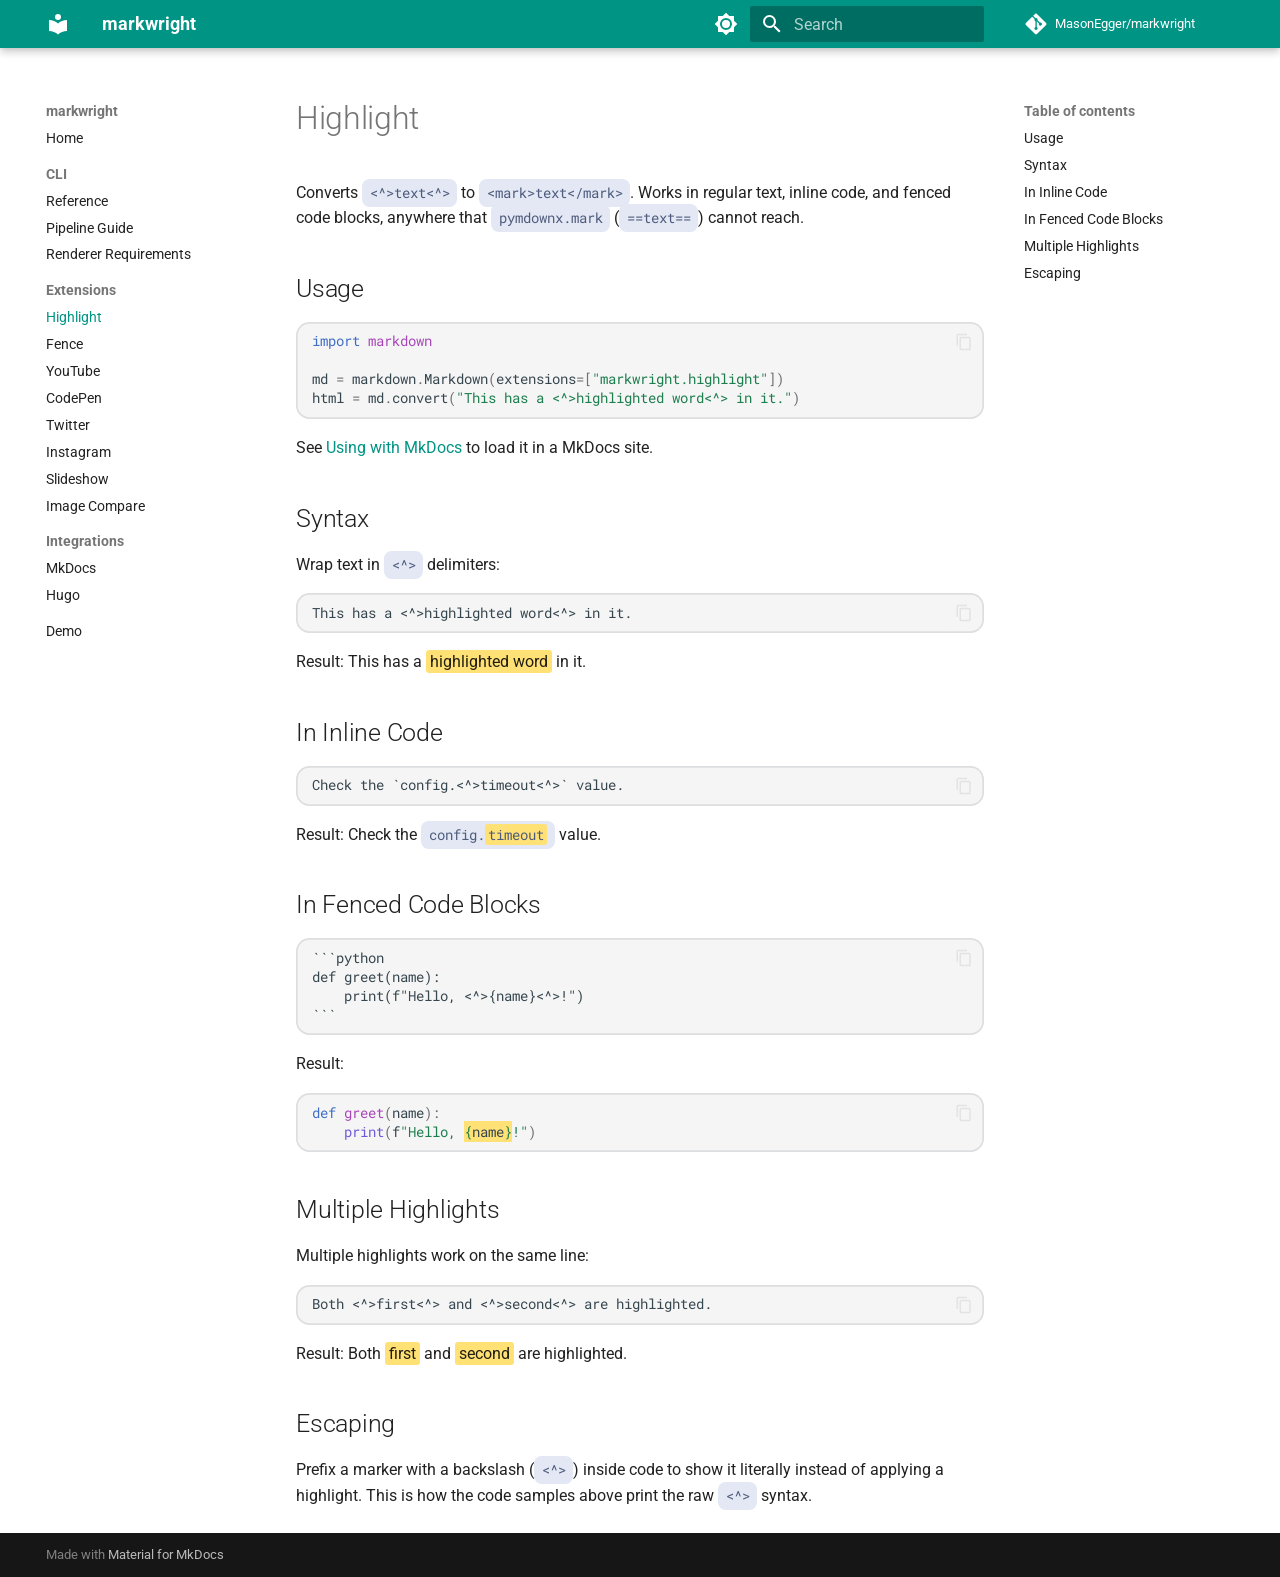
<file: extensions/highlight/index.html>
<!doctype html>
<html lang="en" class="no-js">
  <head>
    
      <meta charset="utf-8">
      <meta name="viewport" content="width=device-width,initial-scale=1">
      
        <meta name="description" content="Python-Markdown extensions ported from DigitalOcean's do-markdownit">
      
      
      
      
        <link rel="prev" href="../../renderer-requirements/">
      
      
        <link rel="next" href="../fence/">
      
      
        
      
      
      <link rel="icon" href="../../assets/images/favicon.png">
      <meta name="generator" content="mkdocs-1.6.1, mkdocs-material-9.7.5">
    
    
      
        <title>Highlight - markwright</title>
      
    
    
      <link rel="stylesheet" href="../../assets/stylesheets/main.484c7ddc.min.css">
      
        
        <link rel="stylesheet" href="../../assets/stylesheets/palette.ab4e12ef.min.css">
      
      


    
    
      
    
    
      
        
        
        <link rel="preconnect" href="https://fonts.gstatic.com" crossorigin>
        <link rel="stylesheet" href="https://fonts.googleapis.com/css?family=Roboto:300,300i,400,400i,700,700i%7CRoboto+Mono:400,400i,700,700i&display=fallback">
        <style>:root{--md-text-font:"Roboto";--md-code-font:"Roboto Mono"}</style>
      
    
    
      <link rel="stylesheet" href="../../stylesheets/extra.css">
    
    <script>__md_scope=new URL("../..",location),__md_hash=e=>[...e].reduce(((e,_)=>(e<<5)-e+_.charCodeAt(0)),0),__md_get=(e,_=localStorage,t=__md_scope)=>JSON.parse(_.getItem(t.pathname+"."+e)),__md_set=(e,_,t=localStorage,a=__md_scope)=>{try{t.setItem(a.pathname+"."+e,JSON.stringify(_))}catch(e){}}</script>
    
      

    
    
  </head>
  
  
    
    
      
    
    
    
    
    <body dir="ltr" data-md-color-scheme="default" data-md-color-primary="teal" data-md-color-accent="teal">
  
    
    <input class="md-toggle" data-md-toggle="drawer" type="checkbox" id="__drawer" autocomplete="off">
    <input class="md-toggle" data-md-toggle="search" type="checkbox" id="__search" autocomplete="off">
    <label class="md-overlay" for="__drawer"></label>
    <div data-md-component="skip">
      
        
        <a href="#highlight" class="md-skip">
          Skip to content
        </a>
      
    </div>
    <div data-md-component="announce">
      
    </div>
    
    
      

  

<header class="md-header md-header--shadow" data-md-component="header">
  <nav class="md-header__inner md-grid" aria-label="Header">
    <a href="../.." title="markwright" class="md-header__button md-logo" aria-label="markwright" data-md-component="logo">
      
  
  <svg xmlns="http://www.w3.org/2000/svg" viewBox="0 0 24 24"><path d="M12 8a3 3 0 0 0 3-3 3 3 0 0 0-3-3 3 3 0 0 0-3 3 3 3 0 0 0 3 3m0 3.54C9.64 9.35 6.5 8 3 8v11c3.5 0 6.64 1.35 9 3.54 2.36-2.19 5.5-3.54 9-3.54V8c-3.5 0-6.64 1.35-9 3.54"/></svg>

    </a>
    <label class="md-header__button md-icon" for="__drawer">
      
      <svg xmlns="http://www.w3.org/2000/svg" viewBox="0 0 24 24"><path d="M3 6h18v2H3zm0 5h18v2H3zm0 5h18v2H3z"/></svg>
    </label>
    <div class="md-header__title" data-md-component="header-title">
      <div class="md-header__ellipsis">
        <div class="md-header__topic">
          <span class="md-ellipsis">
            markwright
          </span>
        </div>
        <div class="md-header__topic" data-md-component="header-topic">
          <span class="md-ellipsis">
            
              Highlight
            
          </span>
        </div>
      </div>
    </div>
    
      
        <form class="md-header__option" data-md-component="palette">
  
    
    
    
    <input class="md-option" data-md-color-media="" data-md-color-scheme="default" data-md-color-primary="teal" data-md-color-accent="teal"  aria-label="Switch to dark mode"  type="radio" name="__palette" id="__palette_0">
    
      <label class="md-header__button md-icon" title="Switch to dark mode" for="__palette_1" hidden>
        <svg xmlns="http://www.w3.org/2000/svg" viewBox="0 0 24 24"><path d="M12 8a4 4 0 0 0-4 4 4 4 0 0 0 4 4 4 4 0 0 0 4-4 4 4 0 0 0-4-4m0 10a6 6 0 0 1-6-6 6 6 0 0 1 6-6 6 6 0 0 1 6 6 6 6 0 0 1-6 6m8-9.31V4h-4.69L12 .69 8.69 4H4v4.69L.69 12 4 15.31V20h4.69L12 23.31 15.31 20H20v-4.69L23.31 12z"/></svg>
      </label>
    
  
    
    
    
    <input class="md-option" data-md-color-media="" data-md-color-scheme="slate" data-md-color-primary="teal" data-md-color-accent="teal"  aria-label="Switch to light mode"  type="radio" name="__palette" id="__palette_1">
    
      <label class="md-header__button md-icon" title="Switch to light mode" for="__palette_0" hidden>
        <svg xmlns="http://www.w3.org/2000/svg" viewBox="0 0 24 24"><path d="M12 18c-.89 0-1.74-.2-2.5-.55C11.56 16.5 13 14.42 13 12s-1.44-4.5-3.5-5.45C10.26 6.2 11.11 6 12 6a6 6 0 0 1 6 6 6 6 0 0 1-6 6m8-9.31V4h-4.69L12 .69 8.69 4H4v4.69L.69 12 4 15.31V20h4.69L12 23.31 15.31 20H20v-4.69L23.31 12z"/></svg>
      </label>
    
  
</form>
      
    
    
      <script>var palette=__md_get("__palette");if(palette&&palette.color){if("(prefers-color-scheme)"===palette.color.media){var media=matchMedia("(prefers-color-scheme: light)"),input=document.querySelector(media.matches?"[data-md-color-media='(prefers-color-scheme: light)']":"[data-md-color-media='(prefers-color-scheme: dark)']");palette.color.media=input.getAttribute("data-md-color-media"),palette.color.scheme=input.getAttribute("data-md-color-scheme"),palette.color.primary=input.getAttribute("data-md-color-primary"),palette.color.accent=input.getAttribute("data-md-color-accent")}for(var[key,value]of Object.entries(palette.color))document.body.setAttribute("data-md-color-"+key,value)}</script>
    
    
    
      
      
        <label class="md-header__button md-icon" for="__search">
          
          <svg xmlns="http://www.w3.org/2000/svg" viewBox="0 0 24 24"><path d="M9.5 3A6.5 6.5 0 0 1 16 9.5c0 1.61-.59 3.09-1.56 4.23l.27.27h.79l5 5-1.5 1.5-5-5v-.79l-.27-.27A6.52 6.52 0 0 1 9.5 16 6.5 6.5 0 0 1 3 9.5 6.5 6.5 0 0 1 9.5 3m0 2C7 5 5 7 5 9.5S7 14 9.5 14 14 12 14 9.5 12 5 9.5 5"/></svg>
        </label>
        <div class="md-search" data-md-component="search" role="dialog">
  <label class="md-search__overlay" for="__search"></label>
  <div class="md-search__inner" role="search">
    <form class="md-search__form" name="search">
      <input type="text" class="md-search__input" name="query" aria-label="Search" placeholder="Search" autocapitalize="off" autocorrect="off" autocomplete="off" spellcheck="false" data-md-component="search-query" required>
      <label class="md-search__icon md-icon" for="__search">
        
        <svg xmlns="http://www.w3.org/2000/svg" viewBox="0 0 24 24"><path d="M9.5 3A6.5 6.5 0 0 1 16 9.5c0 1.61-.59 3.09-1.56 4.23l.27.27h.79l5 5-1.5 1.5-5-5v-.79l-.27-.27A6.52 6.52 0 0 1 9.5 16 6.5 6.5 0 0 1 3 9.5 6.5 6.5 0 0 1 9.5 3m0 2C7 5 5 7 5 9.5S7 14 9.5 14 14 12 14 9.5 12 5 9.5 5"/></svg>
        
        <svg xmlns="http://www.w3.org/2000/svg" viewBox="0 0 24 24"><path d="M20 11v2H8l5.5 5.5-1.42 1.42L4.16 12l7.92-7.92L13.5 5.5 8 11z"/></svg>
      </label>
      <nav class="md-search__options" aria-label="Search">
        
        <button type="reset" class="md-search__icon md-icon" title="Clear" aria-label="Clear" tabindex="-1">
          
          <svg xmlns="http://www.w3.org/2000/svg" viewBox="0 0 24 24"><path d="M19 6.41 17.59 5 12 10.59 6.41 5 5 6.41 10.59 12 5 17.59 6.41 19 12 13.41 17.59 19 19 17.59 13.41 12z"/></svg>
        </button>
      </nav>
      
    </form>
    <div class="md-search__output">
      <div class="md-search__scrollwrap" tabindex="0" data-md-scrollfix>
        <div class="md-search-result" data-md-component="search-result">
          <div class="md-search-result__meta">
            Initializing search
          </div>
          <ol class="md-search-result__list" role="presentation"></ol>
        </div>
      </div>
    </div>
  </div>
</div>
      
    
    
      <div class="md-header__source">
        <a href="https://github.com/MasonEgger/markwright" title="Go to repository" class="md-source" data-md-component="source">
  <div class="md-source__icon md-icon">
    
    <svg xmlns="http://www.w3.org/2000/svg" viewBox="0 0 448 512"><!--! Font Awesome Free 7.1.0 by @fontawesome - https://fontawesome.com License - https://fontawesome.com/license/free (Icons: CC BY 4.0, Fonts: SIL OFL 1.1, Code: MIT License) Copyright 2025 Fonticons, Inc.--><path d="M439.6 236.1 244 40.5c-5.4-5.5-12.8-8.5-20.4-8.5s-15 3-20.4 8.4L162.5 81l51.5 51.5c27.1-9.1 52.7 16.8 43.4 43.7l49.7 49.7c34.2-11.8 61.2 31 35.5 56.7-26.5 26.5-70.2-2.9-56-37.3L240.3 199v121.9c25.3 12.5 22.3 41.8 9.1 55-6.4 6.4-15.2 10.1-24.3 10.1s-17.8-3.6-24.3-10.1c-17.6-17.6-11.1-46.9 11.2-56v-123c-20.8-8.5-24.6-30.7-18.6-45L142.6 101 8.5 235.1C3 240.6 0 247.9 0 255.5s3 15 8.5 20.4l195.6 195.7c5.4 5.4 12.7 8.4 20.4 8.4s15-3 20.4-8.4l194.7-194.7c5.4-5.4 8.4-12.8 8.4-20.4s-3-15-8.4-20.4"/></svg>
  </div>
  <div class="md-source__repository">
    MasonEgger/markwright
  </div>
</a>
      </div>
    
  </nav>
  
</header>
    
    <div class="md-container" data-md-component="container">
      
      
        
          
        
      
      <main class="md-main" data-md-component="main">
        <div class="md-main__inner md-grid">
          
            
              
              <div class="md-sidebar md-sidebar--primary" data-md-component="sidebar" data-md-type="navigation" >
                <div class="md-sidebar__scrollwrap">
                  <div class="md-sidebar__inner">
                    



<nav class="md-nav md-nav--primary" aria-label="Navigation" data-md-level="0">
  <label class="md-nav__title" for="__drawer">
    <a href="../.." title="markwright" class="md-nav__button md-logo" aria-label="markwright" data-md-component="logo">
      
  
  <svg xmlns="http://www.w3.org/2000/svg" viewBox="0 0 24 24"><path d="M12 8a3 3 0 0 0 3-3 3 3 0 0 0-3-3 3 3 0 0 0-3 3 3 3 0 0 0 3 3m0 3.54C9.64 9.35 6.5 8 3 8v11c3.5 0 6.64 1.35 9 3.54 2.36-2.19 5.5-3.54 9-3.54V8c-3.5 0-6.64 1.35-9 3.54"/></svg>

    </a>
    markwright
  </label>
  
    <div class="md-nav__source">
      <a href="https://github.com/MasonEgger/markwright" title="Go to repository" class="md-source" data-md-component="source">
  <div class="md-source__icon md-icon">
    
    <svg xmlns="http://www.w3.org/2000/svg" viewBox="0 0 448 512"><!--! Font Awesome Free 7.1.0 by @fontawesome - https://fontawesome.com License - https://fontawesome.com/license/free (Icons: CC BY 4.0, Fonts: SIL OFL 1.1, Code: MIT License) Copyright 2025 Fonticons, Inc.--><path d="M439.6 236.1 244 40.5c-5.4-5.5-12.8-8.5-20.4-8.5s-15 3-20.4 8.4L162.5 81l51.5 51.5c27.1-9.1 52.7 16.8 43.4 43.7l49.7 49.7c34.2-11.8 61.2 31 35.5 56.7-26.5 26.5-70.2-2.9-56-37.3L240.3 199v121.9c25.3 12.5 22.3 41.8 9.1 55-6.4 6.4-15.2 10.1-24.3 10.1s-17.8-3.6-24.3-10.1c-17.6-17.6-11.1-46.9 11.2-56v-123c-20.8-8.5-24.6-30.7-18.6-45L142.6 101 8.5 235.1C3 240.6 0 247.9 0 255.5s3 15 8.5 20.4l195.6 195.7c5.4 5.4 12.7 8.4 20.4 8.4s15-3 20.4-8.4l194.7-194.7c5.4-5.4 8.4-12.8 8.4-20.4s-3-15-8.4-20.4"/></svg>
  </div>
  <div class="md-source__repository">
    MasonEgger/markwright
  </div>
</a>
    </div>
  
  <ul class="md-nav__list" data-md-scrollfix>
    
      
      
  
  
  
  
    <li class="md-nav__item">
      <a href="../.." class="md-nav__link">
        
  
  
  <span class="md-ellipsis">
    
  
    Home
  

    
  </span>
  
  

      </a>
    </li>
  

    
      
      
  
  
  
  
    
    
    
    
      
        
        
      
    
    
    <li class="md-nav__item md-nav__item--section md-nav__item--nested">
      
        
        
          
        
        <input class="md-nav__toggle md-toggle md-toggle--indeterminate" type="checkbox" id="__nav_2" >
        
          
          <label class="md-nav__link" for="__nav_2" id="__nav_2_label" tabindex="">
            
  
  
  <span class="md-ellipsis">
    
  
    CLI
  

    
  </span>
  
  

            <span class="md-nav__icon md-icon"></span>
          </label>
        
        <nav class="md-nav" data-md-level="1" aria-labelledby="__nav_2_label" aria-expanded="false">
          <label class="md-nav__title" for="__nav_2">
            <span class="md-nav__icon md-icon"></span>
            
  
    CLI
  

          </label>
          <ul class="md-nav__list" data-md-scrollfix>
            
              
                
  
  
  
  
    <li class="md-nav__item">
      <a href="../../cli/" class="md-nav__link">
        
  
  
  <span class="md-ellipsis">
    
  
    Reference
  

    
  </span>
  
  

      </a>
    </li>
  

              
            
              
                
  
  
  
  
    <li class="md-nav__item">
      <a href="../../pipeline/" class="md-nav__link">
        
  
  
  <span class="md-ellipsis">
    
  
    Pipeline Guide
  

    
  </span>
  
  

      </a>
    </li>
  

              
            
              
                
  
  
  
  
    <li class="md-nav__item">
      <a href="../../renderer-requirements/" class="md-nav__link">
        
  
  
  <span class="md-ellipsis">
    
  
    Renderer Requirements
  

    
  </span>
  
  

      </a>
    </li>
  

              
            
          </ul>
        </nav>
      
    </li>
  

    
      
      
  
  
    
  
  
  
    
    
    
    
      
        
        
      
    
    
    <li class="md-nav__item md-nav__item--active md-nav__item--section md-nav__item--nested">
      
        
        
        <input class="md-nav__toggle md-toggle " type="checkbox" id="__nav_3" checked>
        
          
          <label class="md-nav__link" for="__nav_3" id="__nav_3_label" tabindex="">
            
  
  
  <span class="md-ellipsis">
    
  
    Extensions
  

    
  </span>
  
  

            <span class="md-nav__icon md-icon"></span>
          </label>
        
        <nav class="md-nav" data-md-level="1" aria-labelledby="__nav_3_label" aria-expanded="true">
          <label class="md-nav__title" for="__nav_3">
            <span class="md-nav__icon md-icon"></span>
            
  
    Extensions
  

          </label>
          <ul class="md-nav__list" data-md-scrollfix>
            
              
                
  
  
    
  
  
  
    <li class="md-nav__item md-nav__item--active">
      
      <input class="md-nav__toggle md-toggle" type="checkbox" id="__toc">
      
      
        
      
      
        <label class="md-nav__link md-nav__link--active" for="__toc">
          
  
  
  <span class="md-ellipsis">
    
  
    Highlight
  

    
  </span>
  
  

          <span class="md-nav__icon md-icon"></span>
        </label>
      
      <a href="./" class="md-nav__link md-nav__link--active">
        
  
  
  <span class="md-ellipsis">
    
  
    Highlight
  

    
  </span>
  
  

      </a>
      
        

<nav class="md-nav md-nav--secondary" aria-label="Table of contents">
  
  
  
    
  
  
    <label class="md-nav__title" for="__toc">
      <span class="md-nav__icon md-icon"></span>
      Table of contents
    </label>
    <ul class="md-nav__list" data-md-component="toc" data-md-scrollfix>
      
        <li class="md-nav__item">
  <a href="#usage" class="md-nav__link">
    <span class="md-ellipsis">
      
        Usage
      
    </span>
  </a>
  
</li>
      
        <li class="md-nav__item">
  <a href="#syntax" class="md-nav__link">
    <span class="md-ellipsis">
      
        Syntax
      
    </span>
  </a>
  
</li>
      
        <li class="md-nav__item">
  <a href="#in-inline-code" class="md-nav__link">
    <span class="md-ellipsis">
      
        In Inline Code
      
    </span>
  </a>
  
</li>
      
        <li class="md-nav__item">
  <a href="#in-fenced-code-blocks" class="md-nav__link">
    <span class="md-ellipsis">
      
        In Fenced Code Blocks
      
    </span>
  </a>
  
</li>
      
        <li class="md-nav__item">
  <a href="#multiple-highlights" class="md-nav__link">
    <span class="md-ellipsis">
      
        Multiple Highlights
      
    </span>
  </a>
  
</li>
      
        <li class="md-nav__item">
  <a href="#escaping" class="md-nav__link">
    <span class="md-ellipsis">
      
        Escaping
      
    </span>
  </a>
  
</li>
      
    </ul>
  
</nav>
      
    </li>
  

              
            
              
                
  
  
  
  
    <li class="md-nav__item">
      <a href="../fence/" class="md-nav__link">
        
  
  
  <span class="md-ellipsis">
    
  
    Fence
  

    
  </span>
  
  

      </a>
    </li>
  

              
            
              
                
  
  
  
  
    <li class="md-nav__item">
      <a href="../youtube/" class="md-nav__link">
        
  
  
  <span class="md-ellipsis">
    
  
    YouTube
  

    
  </span>
  
  

      </a>
    </li>
  

              
            
              
                
  
  
  
  
    <li class="md-nav__item">
      <a href="../codepen/" class="md-nav__link">
        
  
  
  <span class="md-ellipsis">
    
  
    CodePen
  

    
  </span>
  
  

      </a>
    </li>
  

              
            
              
                
  
  
  
  
    <li class="md-nav__item">
      <a href="../twitter/" class="md-nav__link">
        
  
  
  <span class="md-ellipsis">
    
  
    Twitter
  

    
  </span>
  
  

      </a>
    </li>
  

              
            
              
                
  
  
  
  
    <li class="md-nav__item">
      <a href="../instagram/" class="md-nav__link">
        
  
  
  <span class="md-ellipsis">
    
  
    Instagram
  

    
  </span>
  
  

      </a>
    </li>
  

              
            
              
                
  
  
  
  
    <li class="md-nav__item">
      <a href="../slideshow/" class="md-nav__link">
        
  
  
  <span class="md-ellipsis">
    
  
    Slideshow
  

    
  </span>
  
  

      </a>
    </li>
  

              
            
              
                
  
  
  
  
    <li class="md-nav__item">
      <a href="../image-compare/" class="md-nav__link">
        
  
  
  <span class="md-ellipsis">
    
  
    Image Compare
  

    
  </span>
  
  

      </a>
    </li>
  

              
            
          </ul>
        </nav>
      
    </li>
  

    
      
      
  
  
  
  
    
    
    
    
      
        
        
      
    
    
    <li class="md-nav__item md-nav__item--section md-nav__item--nested">
      
        
        
          
        
        <input class="md-nav__toggle md-toggle md-toggle--indeterminate" type="checkbox" id="__nav_4" >
        
          
          <label class="md-nav__link" for="__nav_4" id="__nav_4_label" tabindex="">
            
  
  
  <span class="md-ellipsis">
    
  
    Integrations
  

    
  </span>
  
  

            <span class="md-nav__icon md-icon"></span>
          </label>
        
        <nav class="md-nav" data-md-level="1" aria-labelledby="__nav_4_label" aria-expanded="false">
          <label class="md-nav__title" for="__nav_4">
            <span class="md-nav__icon md-icon"></span>
            
  
    Integrations
  

          </label>
          <ul class="md-nav__list" data-md-scrollfix>
            
              
                
  
  
  
  
    <li class="md-nav__item">
      <a href="../../integrations/mkdocs/" class="md-nav__link">
        
  
  
  <span class="md-ellipsis">
    
  
    MkDocs
  

    
  </span>
  
  

      </a>
    </li>
  

              
            
              
                
  
  
  
  
    <li class="md-nav__item">
      <a href="../../integrations/hugo/" class="md-nav__link">
        
  
  
  <span class="md-ellipsis">
    
  
    Hugo
  

    
  </span>
  
  

      </a>
    </li>
  

              
            
          </ul>
        </nav>
      
    </li>
  

    
      
      
  
  
  
  
    <li class="md-nav__item">
      <a href="../../demo/" class="md-nav__link">
        
  
  
  <span class="md-ellipsis">
    
  
    Demo
  

    
  </span>
  
  

      </a>
    </li>
  

    
  </ul>
</nav>
                  </div>
                </div>
              </div>
            
            
              
              <div class="md-sidebar md-sidebar--secondary" data-md-component="sidebar" data-md-type="toc" >
                <div class="md-sidebar__scrollwrap">
                  <div class="md-sidebar__inner">
                    

<nav class="md-nav md-nav--secondary" aria-label="Table of contents">
  
  
  
    
  
  
    <label class="md-nav__title" for="__toc">
      <span class="md-nav__icon md-icon"></span>
      Table of contents
    </label>
    <ul class="md-nav__list" data-md-component="toc" data-md-scrollfix>
      
        <li class="md-nav__item">
  <a href="#usage" class="md-nav__link">
    <span class="md-ellipsis">
      
        Usage
      
    </span>
  </a>
  
</li>
      
        <li class="md-nav__item">
  <a href="#syntax" class="md-nav__link">
    <span class="md-ellipsis">
      
        Syntax
      
    </span>
  </a>
  
</li>
      
        <li class="md-nav__item">
  <a href="#in-inline-code" class="md-nav__link">
    <span class="md-ellipsis">
      
        In Inline Code
      
    </span>
  </a>
  
</li>
      
        <li class="md-nav__item">
  <a href="#in-fenced-code-blocks" class="md-nav__link">
    <span class="md-ellipsis">
      
        In Fenced Code Blocks
      
    </span>
  </a>
  
</li>
      
        <li class="md-nav__item">
  <a href="#multiple-highlights" class="md-nav__link">
    <span class="md-ellipsis">
      
        Multiple Highlights
      
    </span>
  </a>
  
</li>
      
        <li class="md-nav__item">
  <a href="#escaping" class="md-nav__link">
    <span class="md-ellipsis">
      
        Escaping
      
    </span>
  </a>
  
</li>
      
    </ul>
  
</nav>
                  </div>
                </div>
              </div>
            
          
          
            <div class="md-content" data-md-component="content">
              
              <article class="md-content__inner md-typeset">
                
                  


  
  


<h1 id="highlight">Highlight<a class="headerlink" href="#highlight" title="Permanent link">&para;</a></h1>
<p>Converts <code>&lt;^&gt;text&lt;^&gt;</code> to <code>&lt;mark&gt;text&lt;/mark&gt;</code>.
Works in regular text, inline code, and fenced code blocks, anywhere that <code>pymdownx.mark</code> (<code>==text==</code>) cannot reach.</p>
<h2 id="usage">Usage<a class="headerlink" href="#usage" title="Permanent link">&para;</a></h2>
<div class="language-python highlight"><pre><span></span><code><span class="kn">import</span><span class="w"> </span><span class="nn">markdown</span>

<span class="n">md</span> <span class="o">=</span> <span class="n">markdown</span><span class="o">.</span><span class="n">Markdown</span><span class="p">(</span><span class="n">extensions</span><span class="o">=</span><span class="p">[</span><span class="s2">&quot;markwright.highlight&quot;</span><span class="p">])</span>
<span class="n">html</span> <span class="o">=</span> <span class="n">md</span><span class="o">.</span><span class="n">convert</span><span class="p">(</span><span class="s2">&quot;This has a &lt;^&gt;highlighted word&lt;^&gt; in it.&quot;</span><span class="p">)</span>
</code></pre></div>
<p>See <a href="../../integrations/mkdocs/">Using with MkDocs</a> to load it in a MkDocs site.</p>
<h2 id="syntax">Syntax<a class="headerlink" href="#syntax" title="Permanent link">&para;</a></h2>
<p>Wrap text in <code>&lt;^&gt;</code> delimiters:</p>
<div class="language-text highlight"><pre><span></span><code>This has a &lt;^&gt;highlighted word&lt;^&gt; in it.
</code></pre></div>
<p>Result: This has a <mark>highlighted word</mark> in it.</p>
<h2 id="in-inline-code">In Inline Code<a class="headerlink" href="#in-inline-code" title="Permanent link">&para;</a></h2>
<div class="language-text highlight"><pre><span></span><code>Check the `config.&lt;^&gt;timeout&lt;^&gt;` value.
</code></pre></div>
<p>Result: Check the <code>config.<mark>timeout</mark></code> value.</p>
<h2 id="in-fenced-code-blocks">In Fenced Code Blocks<a class="headerlink" href="#in-fenced-code-blocks" title="Permanent link">&para;</a></h2>
<div class="language-text highlight"><pre><span></span><code>```python
def greet(name):
    print(f&quot;Hello, &lt;^&gt;{name}&lt;^&gt;!&quot;)
```
</code></pre></div>
<p>Result:</p>
<div class="language-python highlight"><pre><span></span><code><span class="k">def</span><span class="w"> </span><span class="nf">greet</span><span class="p">(</span><span class="n">name</span><span class="p">):</span>
    <span class="nb">print</span><span class="p">(</span><span class="sa">f</span><span class="s2">&quot;Hello, </span><span class="si"><mark>{</mark></span><span class="n"><mark>name</mark></span><span class="si"><mark>}</mark></span><span class="s2">!&quot;</span><span class="p">)</span>
</code></pre></div>
<h2 id="multiple-highlights">Multiple Highlights<a class="headerlink" href="#multiple-highlights" title="Permanent link">&para;</a></h2>
<p>Multiple highlights work on the same line:</p>
<div class="language-text highlight"><pre><span></span><code>Both &lt;^&gt;first&lt;^&gt; and &lt;^&gt;second&lt;^&gt; are highlighted.
</code></pre></div>
<p>Result: Both <mark>first</mark> and <mark>second</mark> are highlighted.</p>
<h2 id="escaping">Escaping<a class="headerlink" href="#escaping" title="Permanent link">&para;</a></h2>
<p>Prefix a marker with a backslash (<code>&lt;^&gt;</code>) inside code to show it literally instead of applying a highlight.
This is how the code samples above print the raw <code>&lt;^&gt;</code> syntax.</p>












                
              </article>
            </div>
          
          
<script>var target=document.getElementById(location.hash.slice(1));target&&target.name&&(target.checked=target.name.startsWith("__tabbed_"))</script>
        </div>
        
      </main>
      
        <footer class="md-footer">
  
  <div class="md-footer-meta md-typeset">
    <div class="md-footer-meta__inner md-grid">
      <div class="md-copyright">
  
  
    Made with
    <a href="https://squidfunk.github.io/mkdocs-material/" target="_blank" rel="noopener">
      Material for MkDocs
    </a>
  
</div>
      
    </div>
  </div>
</footer>
      
    </div>
    <div class="md-dialog" data-md-component="dialog">
      <div class="md-dialog__inner md-typeset"></div>
    </div>
    
    
    
      
      
      <script id="__config" type="application/json">{"annotate": null, "base": "../..", "features": ["content.code.copy", "navigation.sections", "navigation.expand", "toc.follow"], "search": "../../assets/javascripts/workers/search.2c215733.min.js", "tags": null, "translations": {"clipboard.copied": "Copied to clipboard", "clipboard.copy": "Copy to clipboard", "search.result.more.one": "1 more on this page", "search.result.more.other": "# more on this page", "search.result.none": "No matching documents", "search.result.one": "1 matching document", "search.result.other": "# matching documents", "search.result.placeholder": "Type to start searching", "search.result.term.missing": "Missing", "select.version": "Select version"}, "version": null}</script>
    
    
      <script src="../../assets/javascripts/bundle.79ae519e.min.js"></script>
      
    
  </body>
</html>
</file>
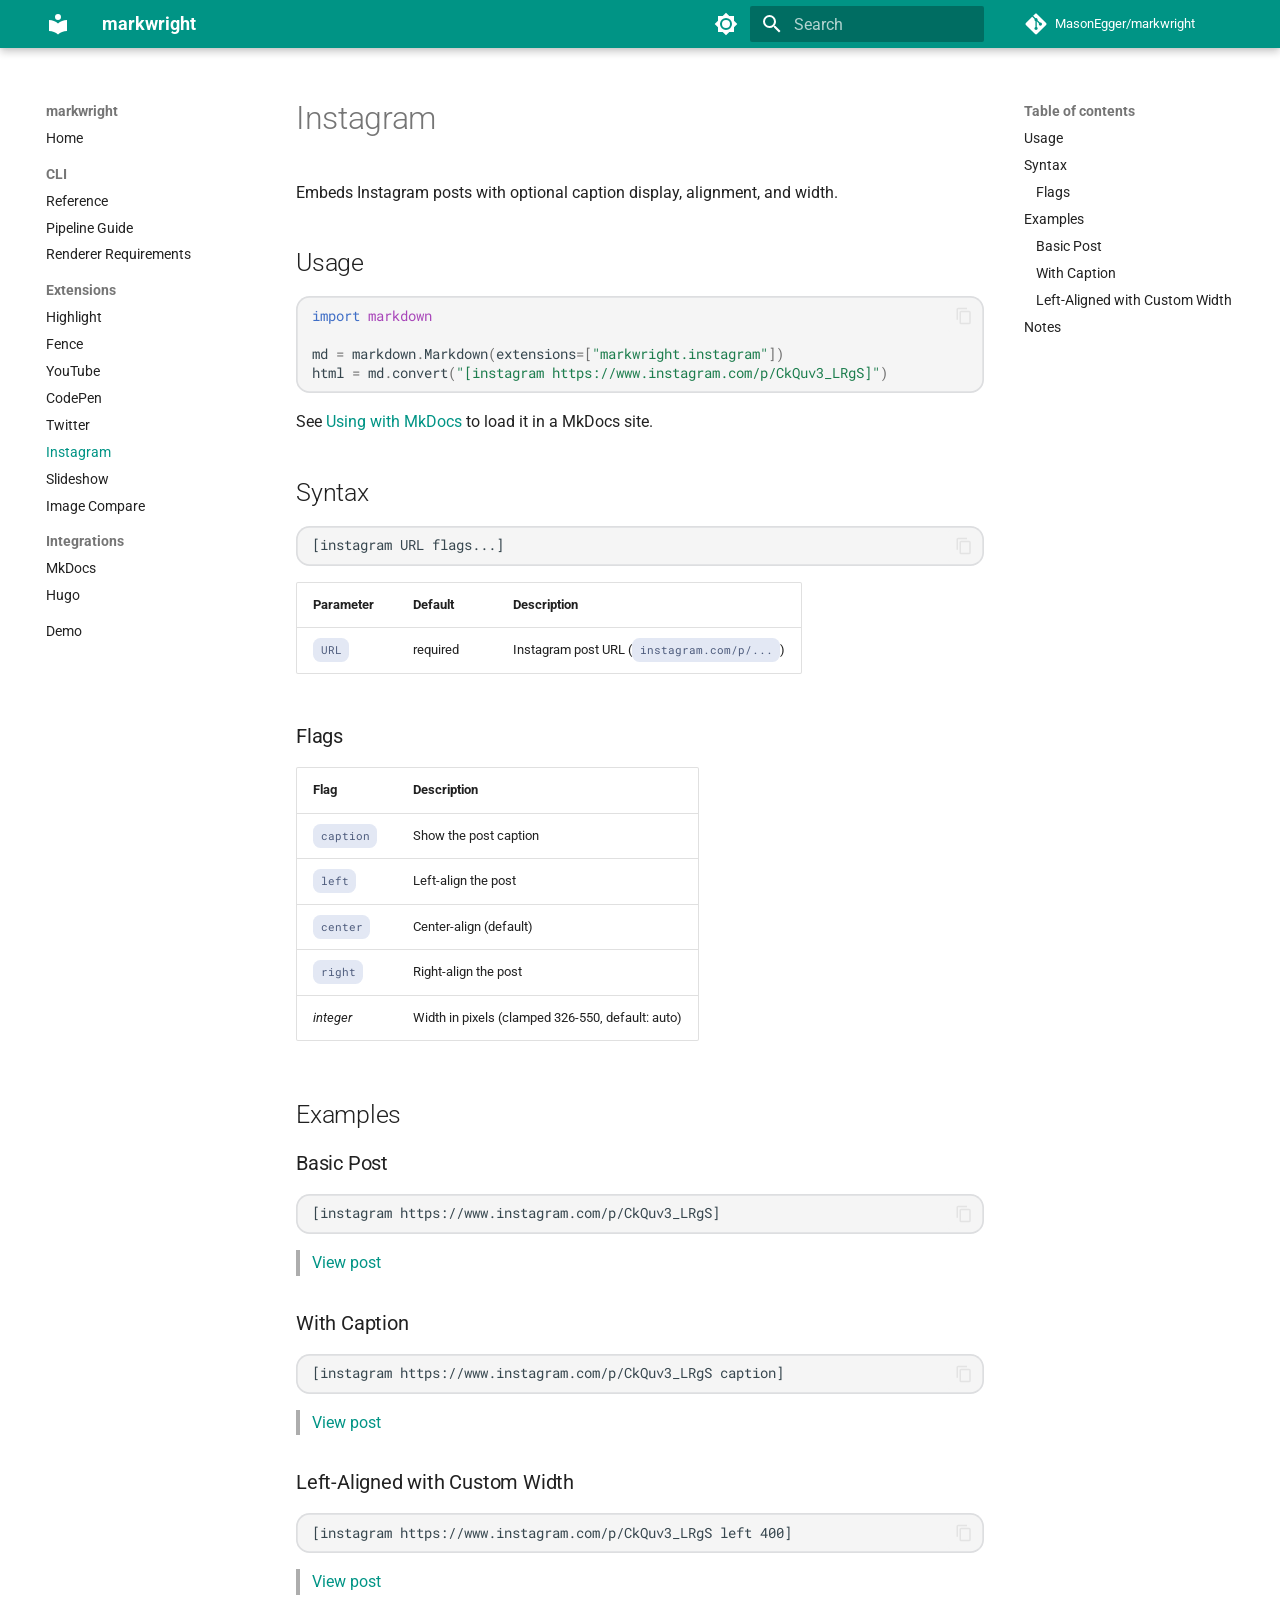
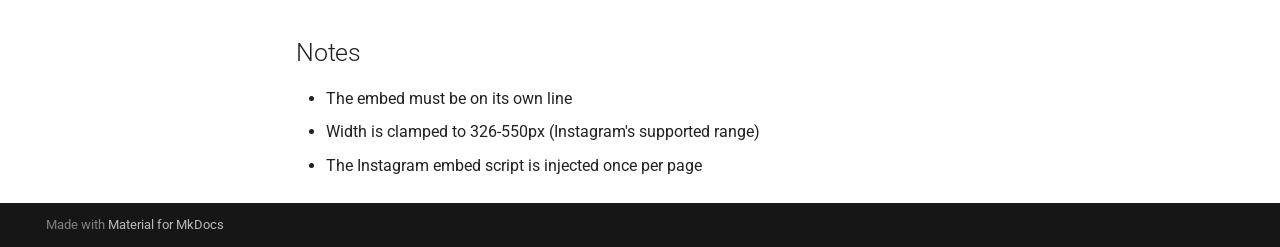
<file: extensions/instagram/index.html>
<!doctype html>
<html lang="en" class="no-js">
  <head>
    
      <meta charset="utf-8">
      <meta name="viewport" content="width=device-width,initial-scale=1">
      
        <meta name="description" content="Python-Markdown extensions ported from DigitalOcean's do-markdownit">
      
      
      
      
        <link rel="prev" href="../twitter/">
      
      
        <link rel="next" href="../slideshow/">
      
      
        
      
      
      <link rel="icon" href="../../assets/images/favicon.png">
      <meta name="generator" content="mkdocs-1.6.1, mkdocs-material-9.7.5">
    
    
      
        <title>Instagram - markwright</title>
      
    
    
      <link rel="stylesheet" href="../../assets/stylesheets/main.484c7ddc.min.css">
      
        
        <link rel="stylesheet" href="../../assets/stylesheets/palette.ab4e12ef.min.css">
      
      


    
    
      
    
    
      
        
        
        <link rel="preconnect" href="https://fonts.gstatic.com" crossorigin>
        <link rel="stylesheet" href="https://fonts.googleapis.com/css?family=Roboto:300,300i,400,400i,700,700i%7CRoboto+Mono:400,400i,700,700i&display=fallback">
        <style>:root{--md-text-font:"Roboto";--md-code-font:"Roboto Mono"}</style>
      
    
    
      <link rel="stylesheet" href="../../stylesheets/extra.css">
    
    <script>__md_scope=new URL("../..",location),__md_hash=e=>[...e].reduce(((e,_)=>(e<<5)-e+_.charCodeAt(0)),0),__md_get=(e,_=localStorage,t=__md_scope)=>JSON.parse(_.getItem(t.pathname+"."+e)),__md_set=(e,_,t=localStorage,a=__md_scope)=>{try{t.setItem(a.pathname+"."+e,JSON.stringify(_))}catch(e){}}</script>
    
      

    
    
  </head>
  
  
    
    
      
    
    
    
    
    <body dir="ltr" data-md-color-scheme="default" data-md-color-primary="teal" data-md-color-accent="teal">
  
    
    <input class="md-toggle" data-md-toggle="drawer" type="checkbox" id="__drawer" autocomplete="off">
    <input class="md-toggle" data-md-toggle="search" type="checkbox" id="__search" autocomplete="off">
    <label class="md-overlay" for="__drawer"></label>
    <div data-md-component="skip">
      
        
        <a href="#instagram" class="md-skip">
          Skip to content
        </a>
      
    </div>
    <div data-md-component="announce">
      
    </div>
    
    
      

  

<header class="md-header md-header--shadow" data-md-component="header">
  <nav class="md-header__inner md-grid" aria-label="Header">
    <a href="../.." title="markwright" class="md-header__button md-logo" aria-label="markwright" data-md-component="logo">
      
  
  <svg xmlns="http://www.w3.org/2000/svg" viewBox="0 0 24 24"><path d="M12 8a3 3 0 0 0 3-3 3 3 0 0 0-3-3 3 3 0 0 0-3 3 3 3 0 0 0 3 3m0 3.54C9.64 9.35 6.5 8 3 8v11c3.5 0 6.64 1.35 9 3.54 2.36-2.19 5.5-3.54 9-3.54V8c-3.5 0-6.64 1.35-9 3.54"/></svg>

    </a>
    <label class="md-header__button md-icon" for="__drawer">
      
      <svg xmlns="http://www.w3.org/2000/svg" viewBox="0 0 24 24"><path d="M3 6h18v2H3zm0 5h18v2H3zm0 5h18v2H3z"/></svg>
    </label>
    <div class="md-header__title" data-md-component="header-title">
      <div class="md-header__ellipsis">
        <div class="md-header__topic">
          <span class="md-ellipsis">
            markwright
          </span>
        </div>
        <div class="md-header__topic" data-md-component="header-topic">
          <span class="md-ellipsis">
            
              Instagram
            
          </span>
        </div>
      </div>
    </div>
    
      
        <form class="md-header__option" data-md-component="palette">
  
    
    
    
    <input class="md-option" data-md-color-media="" data-md-color-scheme="default" data-md-color-primary="teal" data-md-color-accent="teal"  aria-label="Switch to dark mode"  type="radio" name="__palette" id="__palette_0">
    
      <label class="md-header__button md-icon" title="Switch to dark mode" for="__palette_1" hidden>
        <svg xmlns="http://www.w3.org/2000/svg" viewBox="0 0 24 24"><path d="M12 8a4 4 0 0 0-4 4 4 4 0 0 0 4 4 4 4 0 0 0 4-4 4 4 0 0 0-4-4m0 10a6 6 0 0 1-6-6 6 6 0 0 1 6-6 6 6 0 0 1 6 6 6 6 0 0 1-6 6m8-9.31V4h-4.69L12 .69 8.69 4H4v4.69L.69 12 4 15.31V20h4.69L12 23.31 15.31 20H20v-4.69L23.31 12z"/></svg>
      </label>
    
  
    
    
    
    <input class="md-option" data-md-color-media="" data-md-color-scheme="slate" data-md-color-primary="teal" data-md-color-accent="teal"  aria-label="Switch to light mode"  type="radio" name="__palette" id="__palette_1">
    
      <label class="md-header__button md-icon" title="Switch to light mode" for="__palette_0" hidden>
        <svg xmlns="http://www.w3.org/2000/svg" viewBox="0 0 24 24"><path d="M12 18c-.89 0-1.74-.2-2.5-.55C11.56 16.5 13 14.42 13 12s-1.44-4.5-3.5-5.45C10.26 6.2 11.11 6 12 6a6 6 0 0 1 6 6 6 6 0 0 1-6 6m8-9.31V4h-4.69L12 .69 8.69 4H4v4.69L.69 12 4 15.31V20h4.69L12 23.31 15.31 20H20v-4.69L23.31 12z"/></svg>
      </label>
    
  
</form>
      
    
    
      <script>var palette=__md_get("__palette");if(palette&&palette.color){if("(prefers-color-scheme)"===palette.color.media){var media=matchMedia("(prefers-color-scheme: light)"),input=document.querySelector(media.matches?"[data-md-color-media='(prefers-color-scheme: light)']":"[data-md-color-media='(prefers-color-scheme: dark)']");palette.color.media=input.getAttribute("data-md-color-media"),palette.color.scheme=input.getAttribute("data-md-color-scheme"),palette.color.primary=input.getAttribute("data-md-color-primary"),palette.color.accent=input.getAttribute("data-md-color-accent")}for(var[key,value]of Object.entries(palette.color))document.body.setAttribute("data-md-color-"+key,value)}</script>
    
    
    
      
      
        <label class="md-header__button md-icon" for="__search">
          
          <svg xmlns="http://www.w3.org/2000/svg" viewBox="0 0 24 24"><path d="M9.5 3A6.5 6.5 0 0 1 16 9.5c0 1.61-.59 3.09-1.56 4.23l.27.27h.79l5 5-1.5 1.5-5-5v-.79l-.27-.27A6.52 6.52 0 0 1 9.5 16 6.5 6.5 0 0 1 3 9.5 6.5 6.5 0 0 1 9.5 3m0 2C7 5 5 7 5 9.5S7 14 9.5 14 14 12 14 9.5 12 5 9.5 5"/></svg>
        </label>
        <div class="md-search" data-md-component="search" role="dialog">
  <label class="md-search__overlay" for="__search"></label>
  <div class="md-search__inner" role="search">
    <form class="md-search__form" name="search">
      <input type="text" class="md-search__input" name="query" aria-label="Search" placeholder="Search" autocapitalize="off" autocorrect="off" autocomplete="off" spellcheck="false" data-md-component="search-query" required>
      <label class="md-search__icon md-icon" for="__search">
        
        <svg xmlns="http://www.w3.org/2000/svg" viewBox="0 0 24 24"><path d="M9.5 3A6.5 6.5 0 0 1 16 9.5c0 1.61-.59 3.09-1.56 4.23l.27.27h.79l5 5-1.5 1.5-5-5v-.79l-.27-.27A6.52 6.52 0 0 1 9.5 16 6.5 6.5 0 0 1 3 9.5 6.5 6.5 0 0 1 9.5 3m0 2C7 5 5 7 5 9.5S7 14 9.5 14 14 12 14 9.5 12 5 9.5 5"/></svg>
        
        <svg xmlns="http://www.w3.org/2000/svg" viewBox="0 0 24 24"><path d="M20 11v2H8l5.5 5.5-1.42 1.42L4.16 12l7.92-7.92L13.5 5.5 8 11z"/></svg>
      </label>
      <nav class="md-search__options" aria-label="Search">
        
        <button type="reset" class="md-search__icon md-icon" title="Clear" aria-label="Clear" tabindex="-1">
          
          <svg xmlns="http://www.w3.org/2000/svg" viewBox="0 0 24 24"><path d="M19 6.41 17.59 5 12 10.59 6.41 5 5 6.41 10.59 12 5 17.59 6.41 19 12 13.41 17.59 19 19 17.59 13.41 12z"/></svg>
        </button>
      </nav>
      
    </form>
    <div class="md-search__output">
      <div class="md-search__scrollwrap" tabindex="0" data-md-scrollfix>
        <div class="md-search-result" data-md-component="search-result">
          <div class="md-search-result__meta">
            Initializing search
          </div>
          <ol class="md-search-result__list" role="presentation"></ol>
        </div>
      </div>
    </div>
  </div>
</div>
      
    
    
      <div class="md-header__source">
        <a href="https://github.com/MasonEgger/markwright" title="Go to repository" class="md-source" data-md-component="source">
  <div class="md-source__icon md-icon">
    
    <svg xmlns="http://www.w3.org/2000/svg" viewBox="0 0 448 512"><!--! Font Awesome Free 7.1.0 by @fontawesome - https://fontawesome.com License - https://fontawesome.com/license/free (Icons: CC BY 4.0, Fonts: SIL OFL 1.1, Code: MIT License) Copyright 2025 Fonticons, Inc.--><path d="M439.6 236.1 244 40.5c-5.4-5.5-12.8-8.5-20.4-8.5s-15 3-20.4 8.4L162.5 81l51.5 51.5c27.1-9.1 52.7 16.8 43.4 43.7l49.7 49.7c34.2-11.8 61.2 31 35.5 56.7-26.5 26.5-70.2-2.9-56-37.3L240.3 199v121.9c25.3 12.5 22.3 41.8 9.1 55-6.4 6.4-15.2 10.1-24.3 10.1s-17.8-3.6-24.3-10.1c-17.6-17.6-11.1-46.9 11.2-56v-123c-20.8-8.5-24.6-30.7-18.6-45L142.6 101 8.5 235.1C3 240.6 0 247.9 0 255.5s3 15 8.5 20.4l195.6 195.7c5.4 5.4 12.7 8.4 20.4 8.4s15-3 20.4-8.4l194.7-194.7c5.4-5.4 8.4-12.8 8.4-20.4s-3-15-8.4-20.4"/></svg>
  </div>
  <div class="md-source__repository">
    MasonEgger/markwright
  </div>
</a>
      </div>
    
  </nav>
  
</header>
    
    <div class="md-container" data-md-component="container">
      
      
        
          
        
      
      <main class="md-main" data-md-component="main">
        <div class="md-main__inner md-grid">
          
            
              
              <div class="md-sidebar md-sidebar--primary" data-md-component="sidebar" data-md-type="navigation" >
                <div class="md-sidebar__scrollwrap">
                  <div class="md-sidebar__inner">
                    



<nav class="md-nav md-nav--primary" aria-label="Navigation" data-md-level="0">
  <label class="md-nav__title" for="__drawer">
    <a href="../.." title="markwright" class="md-nav__button md-logo" aria-label="markwright" data-md-component="logo">
      
  
  <svg xmlns="http://www.w3.org/2000/svg" viewBox="0 0 24 24"><path d="M12 8a3 3 0 0 0 3-3 3 3 0 0 0-3-3 3 3 0 0 0-3 3 3 3 0 0 0 3 3m0 3.54C9.64 9.35 6.5 8 3 8v11c3.5 0 6.64 1.35 9 3.54 2.36-2.19 5.5-3.54 9-3.54V8c-3.5 0-6.64 1.35-9 3.54"/></svg>

    </a>
    markwright
  </label>
  
    <div class="md-nav__source">
      <a href="https://github.com/MasonEgger/markwright" title="Go to repository" class="md-source" data-md-component="source">
  <div class="md-source__icon md-icon">
    
    <svg xmlns="http://www.w3.org/2000/svg" viewBox="0 0 448 512"><!--! Font Awesome Free 7.1.0 by @fontawesome - https://fontawesome.com License - https://fontawesome.com/license/free (Icons: CC BY 4.0, Fonts: SIL OFL 1.1, Code: MIT License) Copyright 2025 Fonticons, Inc.--><path d="M439.6 236.1 244 40.5c-5.4-5.5-12.8-8.5-20.4-8.5s-15 3-20.4 8.4L162.5 81l51.5 51.5c27.1-9.1 52.7 16.8 43.4 43.7l49.7 49.7c34.2-11.8 61.2 31 35.5 56.7-26.5 26.5-70.2-2.9-56-37.3L240.3 199v121.9c25.3 12.5 22.3 41.8 9.1 55-6.4 6.4-15.2 10.1-24.3 10.1s-17.8-3.6-24.3-10.1c-17.6-17.6-11.1-46.9 11.2-56v-123c-20.8-8.5-24.6-30.7-18.6-45L142.6 101 8.5 235.1C3 240.6 0 247.9 0 255.5s3 15 8.5 20.4l195.6 195.7c5.4 5.4 12.7 8.4 20.4 8.4s15-3 20.4-8.4l194.7-194.7c5.4-5.4 8.4-12.8 8.4-20.4s-3-15-8.4-20.4"/></svg>
  </div>
  <div class="md-source__repository">
    MasonEgger/markwright
  </div>
</a>
    </div>
  
  <ul class="md-nav__list" data-md-scrollfix>
    
      
      
  
  
  
  
    <li class="md-nav__item">
      <a href="../.." class="md-nav__link">
        
  
  
  <span class="md-ellipsis">
    
  
    Home
  

    
  </span>
  
  

      </a>
    </li>
  

    
      
      
  
  
  
  
    
    
    
    
      
        
        
      
    
    
    <li class="md-nav__item md-nav__item--section md-nav__item--nested">
      
        
        
          
        
        <input class="md-nav__toggle md-toggle md-toggle--indeterminate" type="checkbox" id="__nav_2" >
        
          
          <label class="md-nav__link" for="__nav_2" id="__nav_2_label" tabindex="">
            
  
  
  <span class="md-ellipsis">
    
  
    CLI
  

    
  </span>
  
  

            <span class="md-nav__icon md-icon"></span>
          </label>
        
        <nav class="md-nav" data-md-level="1" aria-labelledby="__nav_2_label" aria-expanded="false">
          <label class="md-nav__title" for="__nav_2">
            <span class="md-nav__icon md-icon"></span>
            
  
    CLI
  

          </label>
          <ul class="md-nav__list" data-md-scrollfix>
            
              
                
  
  
  
  
    <li class="md-nav__item">
      <a href="../../cli/" class="md-nav__link">
        
  
  
  <span class="md-ellipsis">
    
  
    Reference
  

    
  </span>
  
  

      </a>
    </li>
  

              
            
              
                
  
  
  
  
    <li class="md-nav__item">
      <a href="../../pipeline/" class="md-nav__link">
        
  
  
  <span class="md-ellipsis">
    
  
    Pipeline Guide
  

    
  </span>
  
  

      </a>
    </li>
  

              
            
              
                
  
  
  
  
    <li class="md-nav__item">
      <a href="../../renderer-requirements/" class="md-nav__link">
        
  
  
  <span class="md-ellipsis">
    
  
    Renderer Requirements
  

    
  </span>
  
  

      </a>
    </li>
  

              
            
          </ul>
        </nav>
      
    </li>
  

    
      
      
  
  
    
  
  
  
    
    
    
    
      
        
        
      
    
    
    <li class="md-nav__item md-nav__item--active md-nav__item--section md-nav__item--nested">
      
        
        
        <input class="md-nav__toggle md-toggle " type="checkbox" id="__nav_3" checked>
        
          
          <label class="md-nav__link" for="__nav_3" id="__nav_3_label" tabindex="">
            
  
  
  <span class="md-ellipsis">
    
  
    Extensions
  

    
  </span>
  
  

            <span class="md-nav__icon md-icon"></span>
          </label>
        
        <nav class="md-nav" data-md-level="1" aria-labelledby="__nav_3_label" aria-expanded="true">
          <label class="md-nav__title" for="__nav_3">
            <span class="md-nav__icon md-icon"></span>
            
  
    Extensions
  

          </label>
          <ul class="md-nav__list" data-md-scrollfix>
            
              
                
  
  
  
  
    <li class="md-nav__item">
      <a href="../highlight/" class="md-nav__link">
        
  
  
  <span class="md-ellipsis">
    
  
    Highlight
  

    
  </span>
  
  

      </a>
    </li>
  

              
            
              
                
  
  
  
  
    <li class="md-nav__item">
      <a href="../fence/" class="md-nav__link">
        
  
  
  <span class="md-ellipsis">
    
  
    Fence
  

    
  </span>
  
  

      </a>
    </li>
  

              
            
              
                
  
  
  
  
    <li class="md-nav__item">
      <a href="../youtube/" class="md-nav__link">
        
  
  
  <span class="md-ellipsis">
    
  
    YouTube
  

    
  </span>
  
  

      </a>
    </li>
  

              
            
              
                
  
  
  
  
    <li class="md-nav__item">
      <a href="../codepen/" class="md-nav__link">
        
  
  
  <span class="md-ellipsis">
    
  
    CodePen
  

    
  </span>
  
  

      </a>
    </li>
  

              
            
              
                
  
  
  
  
    <li class="md-nav__item">
      <a href="../twitter/" class="md-nav__link">
        
  
  
  <span class="md-ellipsis">
    
  
    Twitter
  

    
  </span>
  
  

      </a>
    </li>
  

              
            
              
                
  
  
    
  
  
  
    <li class="md-nav__item md-nav__item--active">
      
      <input class="md-nav__toggle md-toggle" type="checkbox" id="__toc">
      
      
        
      
      
        <label class="md-nav__link md-nav__link--active" for="__toc">
          
  
  
  <span class="md-ellipsis">
    
  
    Instagram
  

    
  </span>
  
  

          <span class="md-nav__icon md-icon"></span>
        </label>
      
      <a href="./" class="md-nav__link md-nav__link--active">
        
  
  
  <span class="md-ellipsis">
    
  
    Instagram
  

    
  </span>
  
  

      </a>
      
        

<nav class="md-nav md-nav--secondary" aria-label="Table of contents">
  
  
  
    
  
  
    <label class="md-nav__title" for="__toc">
      <span class="md-nav__icon md-icon"></span>
      Table of contents
    </label>
    <ul class="md-nav__list" data-md-component="toc" data-md-scrollfix>
      
        <li class="md-nav__item">
  <a href="#usage" class="md-nav__link">
    <span class="md-ellipsis">
      
        Usage
      
    </span>
  </a>
  
</li>
      
        <li class="md-nav__item">
  <a href="#syntax" class="md-nav__link">
    <span class="md-ellipsis">
      
        Syntax
      
    </span>
  </a>
  
    <nav class="md-nav" aria-label="Syntax">
      <ul class="md-nav__list">
        
          <li class="md-nav__item">
  <a href="#flags" class="md-nav__link">
    <span class="md-ellipsis">
      
        Flags
      
    </span>
  </a>
  
</li>
        
      </ul>
    </nav>
  
</li>
      
        <li class="md-nav__item">
  <a href="#examples" class="md-nav__link">
    <span class="md-ellipsis">
      
        Examples
      
    </span>
  </a>
  
    <nav class="md-nav" aria-label="Examples">
      <ul class="md-nav__list">
        
          <li class="md-nav__item">
  <a href="#basic-post" class="md-nav__link">
    <span class="md-ellipsis">
      
        Basic Post
      
    </span>
  </a>
  
</li>
        
          <li class="md-nav__item">
  <a href="#with-caption" class="md-nav__link">
    <span class="md-ellipsis">
      
        With Caption
      
    </span>
  </a>
  
</li>
        
          <li class="md-nav__item">
  <a href="#left-aligned-with-custom-width" class="md-nav__link">
    <span class="md-ellipsis">
      
        Left-Aligned with Custom Width
      
    </span>
  </a>
  
</li>
        
      </ul>
    </nav>
  
</li>
      
        <li class="md-nav__item">
  <a href="#notes" class="md-nav__link">
    <span class="md-ellipsis">
      
        Notes
      
    </span>
  </a>
  
</li>
      
    </ul>
  
</nav>
      
    </li>
  

              
            
              
                
  
  
  
  
    <li class="md-nav__item">
      <a href="../slideshow/" class="md-nav__link">
        
  
  
  <span class="md-ellipsis">
    
  
    Slideshow
  

    
  </span>
  
  

      </a>
    </li>
  

              
            
              
                
  
  
  
  
    <li class="md-nav__item">
      <a href="../image-compare/" class="md-nav__link">
        
  
  
  <span class="md-ellipsis">
    
  
    Image Compare
  

    
  </span>
  
  

      </a>
    </li>
  

              
            
          </ul>
        </nav>
      
    </li>
  

    
      
      
  
  
  
  
    
    
    
    
      
        
        
      
    
    
    <li class="md-nav__item md-nav__item--section md-nav__item--nested">
      
        
        
          
        
        <input class="md-nav__toggle md-toggle md-toggle--indeterminate" type="checkbox" id="__nav_4" >
        
          
          <label class="md-nav__link" for="__nav_4" id="__nav_4_label" tabindex="">
            
  
  
  <span class="md-ellipsis">
    
  
    Integrations
  

    
  </span>
  
  

            <span class="md-nav__icon md-icon"></span>
          </label>
        
        <nav class="md-nav" data-md-level="1" aria-labelledby="__nav_4_label" aria-expanded="false">
          <label class="md-nav__title" for="__nav_4">
            <span class="md-nav__icon md-icon"></span>
            
  
    Integrations
  

          </label>
          <ul class="md-nav__list" data-md-scrollfix>
            
              
                
  
  
  
  
    <li class="md-nav__item">
      <a href="../../integrations/mkdocs/" class="md-nav__link">
        
  
  
  <span class="md-ellipsis">
    
  
    MkDocs
  

    
  </span>
  
  

      </a>
    </li>
  

              
            
              
                
  
  
  
  
    <li class="md-nav__item">
      <a href="../../integrations/hugo/" class="md-nav__link">
        
  
  
  <span class="md-ellipsis">
    
  
    Hugo
  

    
  </span>
  
  

      </a>
    </li>
  

              
            
          </ul>
        </nav>
      
    </li>
  

    
      
      
  
  
  
  
    <li class="md-nav__item">
      <a href="../../demo/" class="md-nav__link">
        
  
  
  <span class="md-ellipsis">
    
  
    Demo
  

    
  </span>
  
  

      </a>
    </li>
  

    
  </ul>
</nav>
                  </div>
                </div>
              </div>
            
            
              
              <div class="md-sidebar md-sidebar--secondary" data-md-component="sidebar" data-md-type="toc" >
                <div class="md-sidebar__scrollwrap">
                  <div class="md-sidebar__inner">
                    

<nav class="md-nav md-nav--secondary" aria-label="Table of contents">
  
  
  
    
  
  
    <label class="md-nav__title" for="__toc">
      <span class="md-nav__icon md-icon"></span>
      Table of contents
    </label>
    <ul class="md-nav__list" data-md-component="toc" data-md-scrollfix>
      
        <li class="md-nav__item">
  <a href="#usage" class="md-nav__link">
    <span class="md-ellipsis">
      
        Usage
      
    </span>
  </a>
  
</li>
      
        <li class="md-nav__item">
  <a href="#syntax" class="md-nav__link">
    <span class="md-ellipsis">
      
        Syntax
      
    </span>
  </a>
  
    <nav class="md-nav" aria-label="Syntax">
      <ul class="md-nav__list">
        
          <li class="md-nav__item">
  <a href="#flags" class="md-nav__link">
    <span class="md-ellipsis">
      
        Flags
      
    </span>
  </a>
  
</li>
        
      </ul>
    </nav>
  
</li>
      
        <li class="md-nav__item">
  <a href="#examples" class="md-nav__link">
    <span class="md-ellipsis">
      
        Examples
      
    </span>
  </a>
  
    <nav class="md-nav" aria-label="Examples">
      <ul class="md-nav__list">
        
          <li class="md-nav__item">
  <a href="#basic-post" class="md-nav__link">
    <span class="md-ellipsis">
      
        Basic Post
      
    </span>
  </a>
  
</li>
        
          <li class="md-nav__item">
  <a href="#with-caption" class="md-nav__link">
    <span class="md-ellipsis">
      
        With Caption
      
    </span>
  </a>
  
</li>
        
          <li class="md-nav__item">
  <a href="#left-aligned-with-custom-width" class="md-nav__link">
    <span class="md-ellipsis">
      
        Left-Aligned with Custom Width
      
    </span>
  </a>
  
</li>
        
      </ul>
    </nav>
  
</li>
      
        <li class="md-nav__item">
  <a href="#notes" class="md-nav__link">
    <span class="md-ellipsis">
      
        Notes
      
    </span>
  </a>
  
</li>
      
    </ul>
  
</nav>
                  </div>
                </div>
              </div>
            
          
          
            <div class="md-content" data-md-component="content">
              
              <article class="md-content__inner md-typeset">
                
                  


  
  


<h1 id="instagram">Instagram<a class="headerlink" href="#instagram" title="Permanent link">&para;</a></h1>
<p>Embeds Instagram posts with optional caption display, alignment, and width.</p>
<h2 id="usage">Usage<a class="headerlink" href="#usage" title="Permanent link">&para;</a></h2>
<div class="language-python highlight"><pre><span></span><code><span class="kn">import</span><span class="w"> </span><span class="nn">markdown</span>

<span class="n">md</span> <span class="o">=</span> <span class="n">markdown</span><span class="o">.</span><span class="n">Markdown</span><span class="p">(</span><span class="n">extensions</span><span class="o">=</span><span class="p">[</span><span class="s2">&quot;markwright.instagram&quot;</span><span class="p">])</span>
<span class="n">html</span> <span class="o">=</span> <span class="n">md</span><span class="o">.</span><span class="n">convert</span><span class="p">(</span><span class="s2">&quot;[instagram https://www.instagram.com/p/CkQuv3_LRgS]&quot;</span><span class="p">)</span>
</code></pre></div>
<p>See <a href="../../integrations/mkdocs/">Using with MkDocs</a> to load it in a MkDocs site.</p>
<h2 id="syntax">Syntax<a class="headerlink" href="#syntax" title="Permanent link">&para;</a></h2>
<div class="language-text highlight"><pre><span></span><code>[instagram URL flags...]
</code></pre></div>
<table>
<thead>
<tr>
<th>Parameter</th>
<th>Default</th>
<th>Description</th>
</tr>
</thead>
<tbody>
<tr>
<td><code>URL</code></td>
<td>required</td>
<td>Instagram post URL (<code>instagram.com/p/...</code>)</td>
</tr>
</tbody>
</table>
<h3 id="flags">Flags<a class="headerlink" href="#flags" title="Permanent link">&para;</a></h3>
<table>
<thead>
<tr>
<th>Flag</th>
<th>Description</th>
</tr>
</thead>
<tbody>
<tr>
<td><code>caption</code></td>
<td>Show the post caption</td>
</tr>
<tr>
<td><code>left</code></td>
<td>Left-align the post</td>
</tr>
<tr>
<td><code>center</code></td>
<td>Center-align (default)</td>
</tr>
<tr>
<td><code>right</code></td>
<td>Right-align the post</td>
</tr>
<tr>
<td><em>integer</em></td>
<td>Width in pixels (clamped 326-550, default: auto)</td>
</tr>
</tbody>
</table>
<h2 id="examples">Examples<a class="headerlink" href="#examples" title="Permanent link">&para;</a></h2>
<h3 id="basic-post">Basic Post<a class="headerlink" href="#basic-post" title="Permanent link">&para;</a></h3>
<div class="language-text highlight"><pre><span></span><code>[instagram https://www.instagram.com/p/CkQuv3_LRgS]
</code></pre></div>
<div class="instagram">
    <blockquote class="instagram-media" data-instgrm-permalink="https://www.instagram.com/p/CkQuv3_LRgS" data-instgrm-version="14">
        <a href="https://www.instagram.com/p/CkQuv3_LRgS">View post</a>
    </blockquote>
</div>
<h3 id="with-caption">With Caption<a class="headerlink" href="#with-caption" title="Permanent link">&para;</a></h3>
<div class="language-text highlight"><pre><span></span><code>[instagram https://www.instagram.com/p/CkQuv3_LRgS caption]
</code></pre></div>
<div class="instagram">
    <blockquote class="instagram-media" data-instgrm-permalink="https://www.instagram.com/p/CkQuv3_LRgS" data-instgrm-version="14" data-instgrm-captioned>
        <a href="https://www.instagram.com/p/CkQuv3_LRgS">View post</a>
    </blockquote>
</div>
<h3 id="left-aligned-with-custom-width">Left-Aligned with Custom Width<a class="headerlink" href="#left-aligned-with-custom-width" title="Permanent link">&para;</a></h3>
<div class="language-text highlight"><pre><span></span><code>[instagram https://www.instagram.com/p/CkQuv3_LRgS left 400]
</code></pre></div>
<div class="instagram" align="left">
    <blockquote class="instagram-media" data-instgrm-permalink="https://www.instagram.com/p/CkQuv3_LRgS" data-instgrm-version="14" style="width: 400px;">
        <a href="https://www.instagram.com/p/CkQuv3_LRgS">View post</a>
    </blockquote>
</div>
<h2 id="notes">Notes<a class="headerlink" href="#notes" title="Permanent link">&para;</a></h2>
<ul>
<li>The embed must be on its own line</li>
<li>Width is clamped to 326-550px (Instagram's supported range)</li>
<li>The Instagram embed script is injected once per page</li>
</ul>
<script async defer src="https://www.instagram.com/embed.js" onload="window.instgrm && window.instgrm.Embeds.process()"></script>












                
              </article>
            </div>
          
          
<script>var target=document.getElementById(location.hash.slice(1));target&&target.name&&(target.checked=target.name.startsWith("__tabbed_"))</script>
        </div>
        
      </main>
      
        <footer class="md-footer">
  
  <div class="md-footer-meta md-typeset">
    <div class="md-footer-meta__inner md-grid">
      <div class="md-copyright">
  
  
    Made with
    <a href="https://squidfunk.github.io/mkdocs-material/" target="_blank" rel="noopener">
      Material for MkDocs
    </a>
  
</div>
      
    </div>
  </div>
</footer>
      
    </div>
    <div class="md-dialog" data-md-component="dialog">
      <div class="md-dialog__inner md-typeset"></div>
    </div>
    
    
    
      
      
      <script id="__config" type="application/json">{"annotate": null, "base": "../..", "features": ["content.code.copy", "navigation.sections", "navigation.expand", "toc.follow"], "search": "../../assets/javascripts/workers/search.2c215733.min.js", "tags": null, "translations": {"clipboard.copied": "Copied to clipboard", "clipboard.copy": "Copy to clipboard", "search.result.more.one": "1 more on this page", "search.result.more.other": "# more on this page", "search.result.none": "No matching documents", "search.result.one": "1 matching document", "search.result.other": "# matching documents", "search.result.placeholder": "Type to start searching", "search.result.term.missing": "Missing", "select.version": "Select version"}, "version": null}</script>
    
    
      <script src="../../assets/javascripts/bundle.79ae519e.min.js"></script>
      
    
  </body>
</html>
</file>
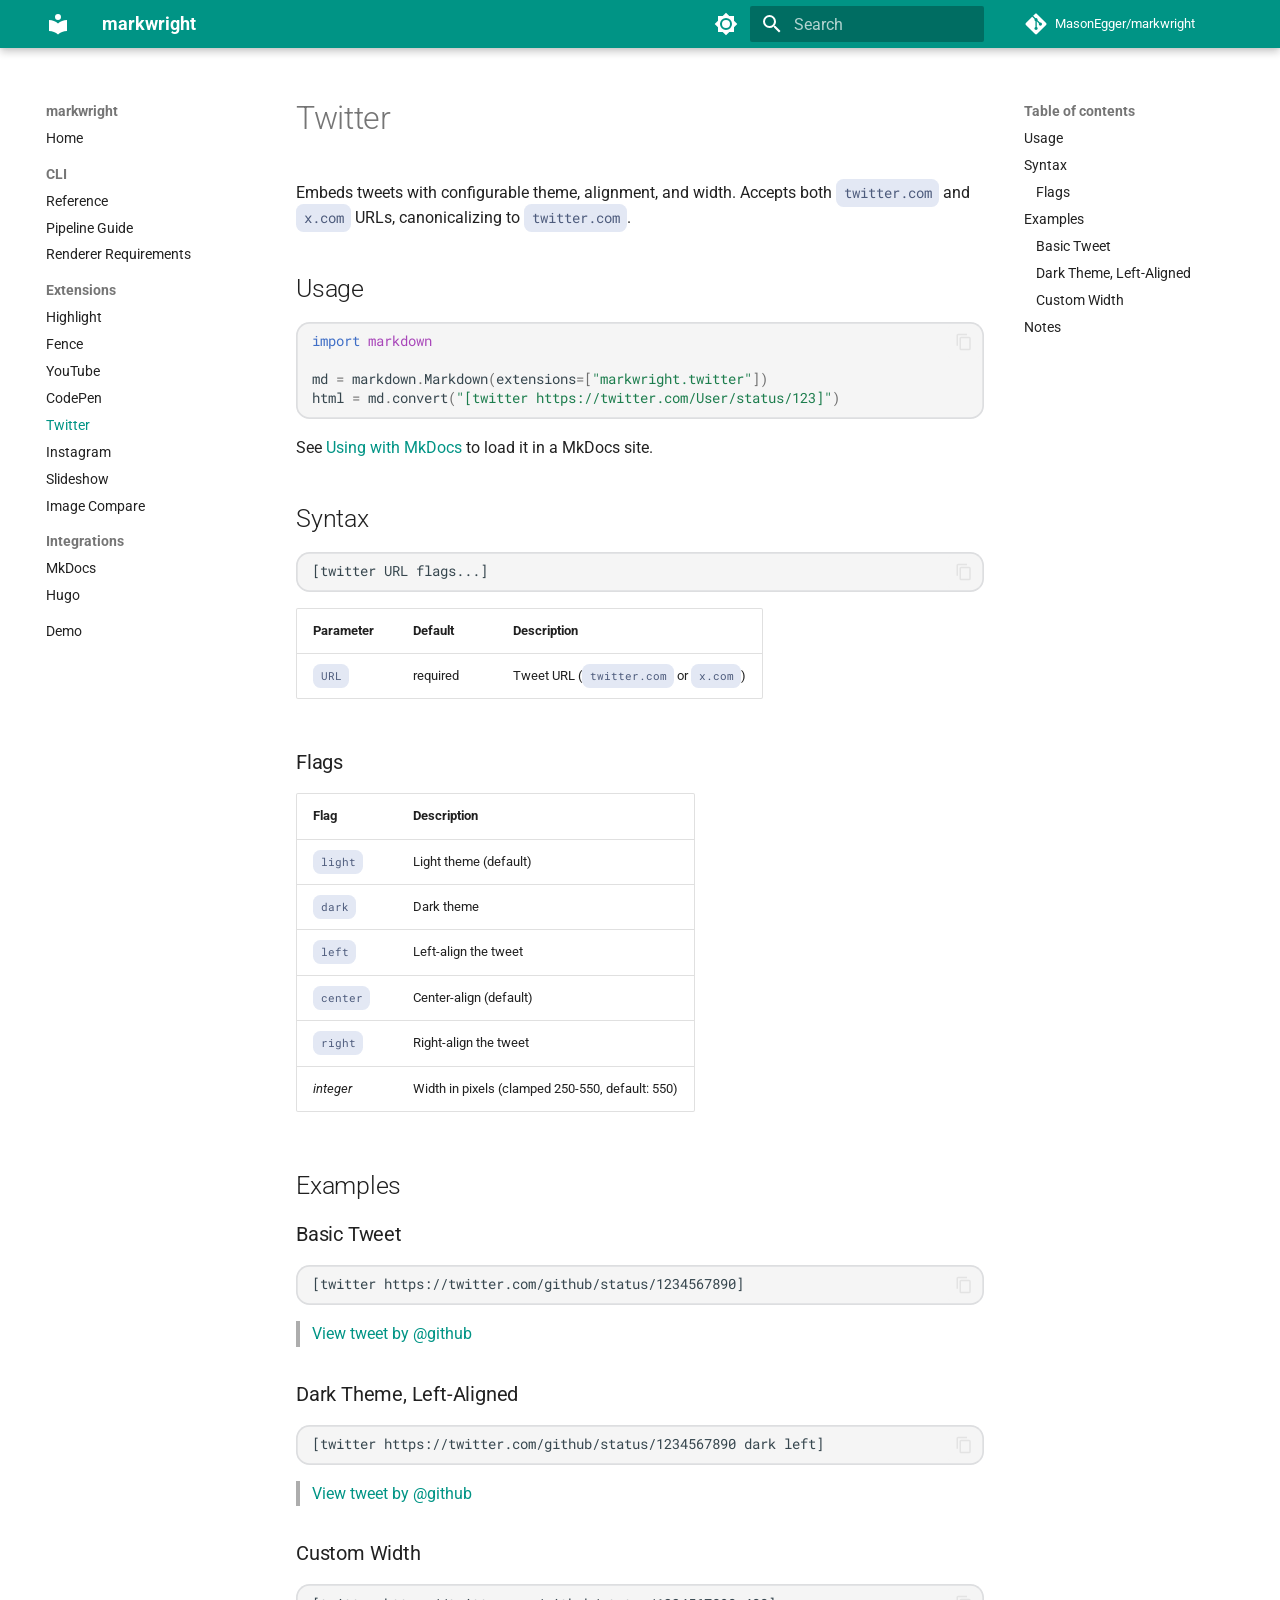
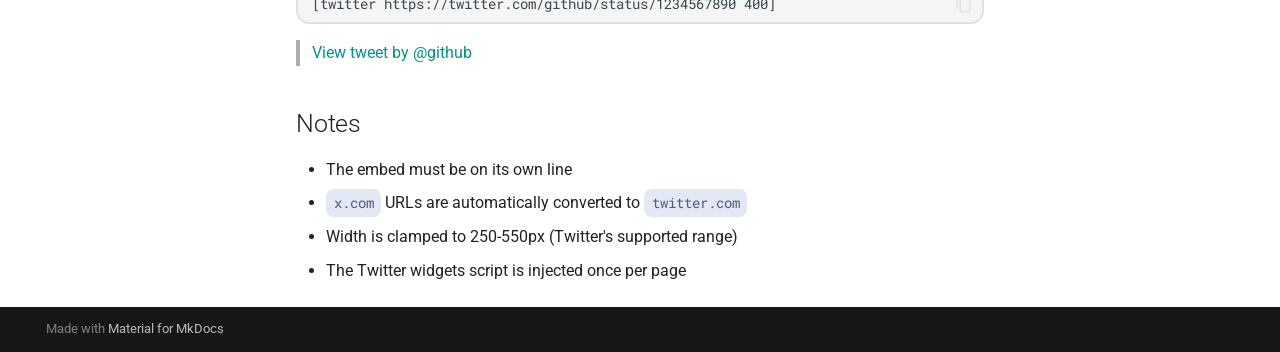
<file: extensions/twitter/index.html>
<!doctype html>
<html lang="en" class="no-js">
  <head>
    
      <meta charset="utf-8">
      <meta name="viewport" content="width=device-width,initial-scale=1">
      
        <meta name="description" content="Python-Markdown extensions ported from DigitalOcean's do-markdownit">
      
      
      
      
        <link rel="prev" href="../codepen/">
      
      
        <link rel="next" href="../instagram/">
      
      
        
      
      
      <link rel="icon" href="../../assets/images/favicon.png">
      <meta name="generator" content="mkdocs-1.6.1, mkdocs-material-9.7.5">
    
    
      
        <title>Twitter - markwright</title>
      
    
    
      <link rel="stylesheet" href="../../assets/stylesheets/main.484c7ddc.min.css">
      
        
        <link rel="stylesheet" href="../../assets/stylesheets/palette.ab4e12ef.min.css">
      
      


    
    
      
    
    
      
        
        
        <link rel="preconnect" href="https://fonts.gstatic.com" crossorigin>
        <link rel="stylesheet" href="https://fonts.googleapis.com/css?family=Roboto:300,300i,400,400i,700,700i%7CRoboto+Mono:400,400i,700,700i&display=fallback">
        <style>:root{--md-text-font:"Roboto";--md-code-font:"Roboto Mono"}</style>
      
    
    
      <link rel="stylesheet" href="../../stylesheets/extra.css">
    
    <script>__md_scope=new URL("../..",location),__md_hash=e=>[...e].reduce(((e,_)=>(e<<5)-e+_.charCodeAt(0)),0),__md_get=(e,_=localStorage,t=__md_scope)=>JSON.parse(_.getItem(t.pathname+"."+e)),__md_set=(e,_,t=localStorage,a=__md_scope)=>{try{t.setItem(a.pathname+"."+e,JSON.stringify(_))}catch(e){}}</script>
    
      

    
    
  </head>
  
  
    
    
      
    
    
    
    
    <body dir="ltr" data-md-color-scheme="default" data-md-color-primary="teal" data-md-color-accent="teal">
  
    
    <input class="md-toggle" data-md-toggle="drawer" type="checkbox" id="__drawer" autocomplete="off">
    <input class="md-toggle" data-md-toggle="search" type="checkbox" id="__search" autocomplete="off">
    <label class="md-overlay" for="__drawer"></label>
    <div data-md-component="skip">
      
        
        <a href="#twitter" class="md-skip">
          Skip to content
        </a>
      
    </div>
    <div data-md-component="announce">
      
    </div>
    
    
      

  

<header class="md-header md-header--shadow" data-md-component="header">
  <nav class="md-header__inner md-grid" aria-label="Header">
    <a href="../.." title="markwright" class="md-header__button md-logo" aria-label="markwright" data-md-component="logo">
      
  
  <svg xmlns="http://www.w3.org/2000/svg" viewBox="0 0 24 24"><path d="M12 8a3 3 0 0 0 3-3 3 3 0 0 0-3-3 3 3 0 0 0-3 3 3 3 0 0 0 3 3m0 3.54C9.64 9.35 6.5 8 3 8v11c3.5 0 6.64 1.35 9 3.54 2.36-2.19 5.5-3.54 9-3.54V8c-3.5 0-6.64 1.35-9 3.54"/></svg>

    </a>
    <label class="md-header__button md-icon" for="__drawer">
      
      <svg xmlns="http://www.w3.org/2000/svg" viewBox="0 0 24 24"><path d="M3 6h18v2H3zm0 5h18v2H3zm0 5h18v2H3z"/></svg>
    </label>
    <div class="md-header__title" data-md-component="header-title">
      <div class="md-header__ellipsis">
        <div class="md-header__topic">
          <span class="md-ellipsis">
            markwright
          </span>
        </div>
        <div class="md-header__topic" data-md-component="header-topic">
          <span class="md-ellipsis">
            
              Twitter
            
          </span>
        </div>
      </div>
    </div>
    
      
        <form class="md-header__option" data-md-component="palette">
  
    
    
    
    <input class="md-option" data-md-color-media="" data-md-color-scheme="default" data-md-color-primary="teal" data-md-color-accent="teal"  aria-label="Switch to dark mode"  type="radio" name="__palette" id="__palette_0">
    
      <label class="md-header__button md-icon" title="Switch to dark mode" for="__palette_1" hidden>
        <svg xmlns="http://www.w3.org/2000/svg" viewBox="0 0 24 24"><path d="M12 8a4 4 0 0 0-4 4 4 4 0 0 0 4 4 4 4 0 0 0 4-4 4 4 0 0 0-4-4m0 10a6 6 0 0 1-6-6 6 6 0 0 1 6-6 6 6 0 0 1 6 6 6 6 0 0 1-6 6m8-9.31V4h-4.69L12 .69 8.69 4H4v4.69L.69 12 4 15.31V20h4.69L12 23.31 15.31 20H20v-4.69L23.31 12z"/></svg>
      </label>
    
  
    
    
    
    <input class="md-option" data-md-color-media="" data-md-color-scheme="slate" data-md-color-primary="teal" data-md-color-accent="teal"  aria-label="Switch to light mode"  type="radio" name="__palette" id="__palette_1">
    
      <label class="md-header__button md-icon" title="Switch to light mode" for="__palette_0" hidden>
        <svg xmlns="http://www.w3.org/2000/svg" viewBox="0 0 24 24"><path d="M12 18c-.89 0-1.74-.2-2.5-.55C11.56 16.5 13 14.42 13 12s-1.44-4.5-3.5-5.45C10.26 6.2 11.11 6 12 6a6 6 0 0 1 6 6 6 6 0 0 1-6 6m8-9.31V4h-4.69L12 .69 8.69 4H4v4.69L.69 12 4 15.31V20h4.69L12 23.31 15.31 20H20v-4.69L23.31 12z"/></svg>
      </label>
    
  
</form>
      
    
    
      <script>var palette=__md_get("__palette");if(palette&&palette.color){if("(prefers-color-scheme)"===palette.color.media){var media=matchMedia("(prefers-color-scheme: light)"),input=document.querySelector(media.matches?"[data-md-color-media='(prefers-color-scheme: light)']":"[data-md-color-media='(prefers-color-scheme: dark)']");palette.color.media=input.getAttribute("data-md-color-media"),palette.color.scheme=input.getAttribute("data-md-color-scheme"),palette.color.primary=input.getAttribute("data-md-color-primary"),palette.color.accent=input.getAttribute("data-md-color-accent")}for(var[key,value]of Object.entries(palette.color))document.body.setAttribute("data-md-color-"+key,value)}</script>
    
    
    
      
      
        <label class="md-header__button md-icon" for="__search">
          
          <svg xmlns="http://www.w3.org/2000/svg" viewBox="0 0 24 24"><path d="M9.5 3A6.5 6.5 0 0 1 16 9.5c0 1.61-.59 3.09-1.56 4.23l.27.27h.79l5 5-1.5 1.5-5-5v-.79l-.27-.27A6.52 6.52 0 0 1 9.5 16 6.5 6.5 0 0 1 3 9.5 6.5 6.5 0 0 1 9.5 3m0 2C7 5 5 7 5 9.5S7 14 9.5 14 14 12 14 9.5 12 5 9.5 5"/></svg>
        </label>
        <div class="md-search" data-md-component="search" role="dialog">
  <label class="md-search__overlay" for="__search"></label>
  <div class="md-search__inner" role="search">
    <form class="md-search__form" name="search">
      <input type="text" class="md-search__input" name="query" aria-label="Search" placeholder="Search" autocapitalize="off" autocorrect="off" autocomplete="off" spellcheck="false" data-md-component="search-query" required>
      <label class="md-search__icon md-icon" for="__search">
        
        <svg xmlns="http://www.w3.org/2000/svg" viewBox="0 0 24 24"><path d="M9.5 3A6.5 6.5 0 0 1 16 9.5c0 1.61-.59 3.09-1.56 4.23l.27.27h.79l5 5-1.5 1.5-5-5v-.79l-.27-.27A6.52 6.52 0 0 1 9.5 16 6.5 6.5 0 0 1 3 9.5 6.5 6.5 0 0 1 9.5 3m0 2C7 5 5 7 5 9.5S7 14 9.5 14 14 12 14 9.5 12 5 9.5 5"/></svg>
        
        <svg xmlns="http://www.w3.org/2000/svg" viewBox="0 0 24 24"><path d="M20 11v2H8l5.5 5.5-1.42 1.42L4.16 12l7.92-7.92L13.5 5.5 8 11z"/></svg>
      </label>
      <nav class="md-search__options" aria-label="Search">
        
        <button type="reset" class="md-search__icon md-icon" title="Clear" aria-label="Clear" tabindex="-1">
          
          <svg xmlns="http://www.w3.org/2000/svg" viewBox="0 0 24 24"><path d="M19 6.41 17.59 5 12 10.59 6.41 5 5 6.41 10.59 12 5 17.59 6.41 19 12 13.41 17.59 19 19 17.59 13.41 12z"/></svg>
        </button>
      </nav>
      
    </form>
    <div class="md-search__output">
      <div class="md-search__scrollwrap" tabindex="0" data-md-scrollfix>
        <div class="md-search-result" data-md-component="search-result">
          <div class="md-search-result__meta">
            Initializing search
          </div>
          <ol class="md-search-result__list" role="presentation"></ol>
        </div>
      </div>
    </div>
  </div>
</div>
      
    
    
      <div class="md-header__source">
        <a href="https://github.com/MasonEgger/markwright" title="Go to repository" class="md-source" data-md-component="source">
  <div class="md-source__icon md-icon">
    
    <svg xmlns="http://www.w3.org/2000/svg" viewBox="0 0 448 512"><!--! Font Awesome Free 7.1.0 by @fontawesome - https://fontawesome.com License - https://fontawesome.com/license/free (Icons: CC BY 4.0, Fonts: SIL OFL 1.1, Code: MIT License) Copyright 2025 Fonticons, Inc.--><path d="M439.6 236.1 244 40.5c-5.4-5.5-12.8-8.5-20.4-8.5s-15 3-20.4 8.4L162.5 81l51.5 51.5c27.1-9.1 52.7 16.8 43.4 43.7l49.7 49.7c34.2-11.8 61.2 31 35.5 56.7-26.5 26.5-70.2-2.9-56-37.3L240.3 199v121.9c25.3 12.5 22.3 41.8 9.1 55-6.4 6.4-15.2 10.1-24.3 10.1s-17.8-3.6-24.3-10.1c-17.6-17.6-11.1-46.9 11.2-56v-123c-20.8-8.5-24.6-30.7-18.6-45L142.6 101 8.5 235.1C3 240.6 0 247.9 0 255.5s3 15 8.5 20.4l195.6 195.7c5.4 5.4 12.7 8.4 20.4 8.4s15-3 20.4-8.4l194.7-194.7c5.4-5.4 8.4-12.8 8.4-20.4s-3-15-8.4-20.4"/></svg>
  </div>
  <div class="md-source__repository">
    MasonEgger/markwright
  </div>
</a>
      </div>
    
  </nav>
  
</header>
    
    <div class="md-container" data-md-component="container">
      
      
        
          
        
      
      <main class="md-main" data-md-component="main">
        <div class="md-main__inner md-grid">
          
            
              
              <div class="md-sidebar md-sidebar--primary" data-md-component="sidebar" data-md-type="navigation" >
                <div class="md-sidebar__scrollwrap">
                  <div class="md-sidebar__inner">
                    



<nav class="md-nav md-nav--primary" aria-label="Navigation" data-md-level="0">
  <label class="md-nav__title" for="__drawer">
    <a href="../.." title="markwright" class="md-nav__button md-logo" aria-label="markwright" data-md-component="logo">
      
  
  <svg xmlns="http://www.w3.org/2000/svg" viewBox="0 0 24 24"><path d="M12 8a3 3 0 0 0 3-3 3 3 0 0 0-3-3 3 3 0 0 0-3 3 3 3 0 0 0 3 3m0 3.54C9.64 9.35 6.5 8 3 8v11c3.5 0 6.64 1.35 9 3.54 2.36-2.19 5.5-3.54 9-3.54V8c-3.5 0-6.64 1.35-9 3.54"/></svg>

    </a>
    markwright
  </label>
  
    <div class="md-nav__source">
      <a href="https://github.com/MasonEgger/markwright" title="Go to repository" class="md-source" data-md-component="source">
  <div class="md-source__icon md-icon">
    
    <svg xmlns="http://www.w3.org/2000/svg" viewBox="0 0 448 512"><!--! Font Awesome Free 7.1.0 by @fontawesome - https://fontawesome.com License - https://fontawesome.com/license/free (Icons: CC BY 4.0, Fonts: SIL OFL 1.1, Code: MIT License) Copyright 2025 Fonticons, Inc.--><path d="M439.6 236.1 244 40.5c-5.4-5.5-12.8-8.5-20.4-8.5s-15 3-20.4 8.4L162.5 81l51.5 51.5c27.1-9.1 52.7 16.8 43.4 43.7l49.7 49.7c34.2-11.8 61.2 31 35.5 56.7-26.5 26.5-70.2-2.9-56-37.3L240.3 199v121.9c25.3 12.5 22.3 41.8 9.1 55-6.4 6.4-15.2 10.1-24.3 10.1s-17.8-3.6-24.3-10.1c-17.6-17.6-11.1-46.9 11.2-56v-123c-20.8-8.5-24.6-30.7-18.6-45L142.6 101 8.5 235.1C3 240.6 0 247.9 0 255.5s3 15 8.5 20.4l195.6 195.7c5.4 5.4 12.7 8.4 20.4 8.4s15-3 20.4-8.4l194.7-194.7c5.4-5.4 8.4-12.8 8.4-20.4s-3-15-8.4-20.4"/></svg>
  </div>
  <div class="md-source__repository">
    MasonEgger/markwright
  </div>
</a>
    </div>
  
  <ul class="md-nav__list" data-md-scrollfix>
    
      
      
  
  
  
  
    <li class="md-nav__item">
      <a href="../.." class="md-nav__link">
        
  
  
  <span class="md-ellipsis">
    
  
    Home
  

    
  </span>
  
  

      </a>
    </li>
  

    
      
      
  
  
  
  
    
    
    
    
      
        
        
      
    
    
    <li class="md-nav__item md-nav__item--section md-nav__item--nested">
      
        
        
          
        
        <input class="md-nav__toggle md-toggle md-toggle--indeterminate" type="checkbox" id="__nav_2" >
        
          
          <label class="md-nav__link" for="__nav_2" id="__nav_2_label" tabindex="">
            
  
  
  <span class="md-ellipsis">
    
  
    CLI
  

    
  </span>
  
  

            <span class="md-nav__icon md-icon"></span>
          </label>
        
        <nav class="md-nav" data-md-level="1" aria-labelledby="__nav_2_label" aria-expanded="false">
          <label class="md-nav__title" for="__nav_2">
            <span class="md-nav__icon md-icon"></span>
            
  
    CLI
  

          </label>
          <ul class="md-nav__list" data-md-scrollfix>
            
              
                
  
  
  
  
    <li class="md-nav__item">
      <a href="../../cli/" class="md-nav__link">
        
  
  
  <span class="md-ellipsis">
    
  
    Reference
  

    
  </span>
  
  

      </a>
    </li>
  

              
            
              
                
  
  
  
  
    <li class="md-nav__item">
      <a href="../../pipeline/" class="md-nav__link">
        
  
  
  <span class="md-ellipsis">
    
  
    Pipeline Guide
  

    
  </span>
  
  

      </a>
    </li>
  

              
            
              
                
  
  
  
  
    <li class="md-nav__item">
      <a href="../../renderer-requirements/" class="md-nav__link">
        
  
  
  <span class="md-ellipsis">
    
  
    Renderer Requirements
  

    
  </span>
  
  

      </a>
    </li>
  

              
            
          </ul>
        </nav>
      
    </li>
  

    
      
      
  
  
    
  
  
  
    
    
    
    
      
        
        
      
    
    
    <li class="md-nav__item md-nav__item--active md-nav__item--section md-nav__item--nested">
      
        
        
        <input class="md-nav__toggle md-toggle " type="checkbox" id="__nav_3" checked>
        
          
          <label class="md-nav__link" for="__nav_3" id="__nav_3_label" tabindex="">
            
  
  
  <span class="md-ellipsis">
    
  
    Extensions
  

    
  </span>
  
  

            <span class="md-nav__icon md-icon"></span>
          </label>
        
        <nav class="md-nav" data-md-level="1" aria-labelledby="__nav_3_label" aria-expanded="true">
          <label class="md-nav__title" for="__nav_3">
            <span class="md-nav__icon md-icon"></span>
            
  
    Extensions
  

          </label>
          <ul class="md-nav__list" data-md-scrollfix>
            
              
                
  
  
  
  
    <li class="md-nav__item">
      <a href="../highlight/" class="md-nav__link">
        
  
  
  <span class="md-ellipsis">
    
  
    Highlight
  

    
  </span>
  
  

      </a>
    </li>
  

              
            
              
                
  
  
  
  
    <li class="md-nav__item">
      <a href="../fence/" class="md-nav__link">
        
  
  
  <span class="md-ellipsis">
    
  
    Fence
  

    
  </span>
  
  

      </a>
    </li>
  

              
            
              
                
  
  
  
  
    <li class="md-nav__item">
      <a href="../youtube/" class="md-nav__link">
        
  
  
  <span class="md-ellipsis">
    
  
    YouTube
  

    
  </span>
  
  

      </a>
    </li>
  

              
            
              
                
  
  
  
  
    <li class="md-nav__item">
      <a href="../codepen/" class="md-nav__link">
        
  
  
  <span class="md-ellipsis">
    
  
    CodePen
  

    
  </span>
  
  

      </a>
    </li>
  

              
            
              
                
  
  
    
  
  
  
    <li class="md-nav__item md-nav__item--active">
      
      <input class="md-nav__toggle md-toggle" type="checkbox" id="__toc">
      
      
        
      
      
        <label class="md-nav__link md-nav__link--active" for="__toc">
          
  
  
  <span class="md-ellipsis">
    
  
    Twitter
  

    
  </span>
  
  

          <span class="md-nav__icon md-icon"></span>
        </label>
      
      <a href="./" class="md-nav__link md-nav__link--active">
        
  
  
  <span class="md-ellipsis">
    
  
    Twitter
  

    
  </span>
  
  

      </a>
      
        

<nav class="md-nav md-nav--secondary" aria-label="Table of contents">
  
  
  
    
  
  
    <label class="md-nav__title" for="__toc">
      <span class="md-nav__icon md-icon"></span>
      Table of contents
    </label>
    <ul class="md-nav__list" data-md-component="toc" data-md-scrollfix>
      
        <li class="md-nav__item">
  <a href="#usage" class="md-nav__link">
    <span class="md-ellipsis">
      
        Usage
      
    </span>
  </a>
  
</li>
      
        <li class="md-nav__item">
  <a href="#syntax" class="md-nav__link">
    <span class="md-ellipsis">
      
        Syntax
      
    </span>
  </a>
  
    <nav class="md-nav" aria-label="Syntax">
      <ul class="md-nav__list">
        
          <li class="md-nav__item">
  <a href="#flags" class="md-nav__link">
    <span class="md-ellipsis">
      
        Flags
      
    </span>
  </a>
  
</li>
        
      </ul>
    </nav>
  
</li>
      
        <li class="md-nav__item">
  <a href="#examples" class="md-nav__link">
    <span class="md-ellipsis">
      
        Examples
      
    </span>
  </a>
  
    <nav class="md-nav" aria-label="Examples">
      <ul class="md-nav__list">
        
          <li class="md-nav__item">
  <a href="#basic-tweet" class="md-nav__link">
    <span class="md-ellipsis">
      
        Basic Tweet
      
    </span>
  </a>
  
</li>
        
          <li class="md-nav__item">
  <a href="#dark-theme-left-aligned" class="md-nav__link">
    <span class="md-ellipsis">
      
        Dark Theme, Left-Aligned
      
    </span>
  </a>
  
</li>
        
          <li class="md-nav__item">
  <a href="#custom-width" class="md-nav__link">
    <span class="md-ellipsis">
      
        Custom Width
      
    </span>
  </a>
  
</li>
        
      </ul>
    </nav>
  
</li>
      
        <li class="md-nav__item">
  <a href="#notes" class="md-nav__link">
    <span class="md-ellipsis">
      
        Notes
      
    </span>
  </a>
  
</li>
      
    </ul>
  
</nav>
      
    </li>
  

              
            
              
                
  
  
  
  
    <li class="md-nav__item">
      <a href="../instagram/" class="md-nav__link">
        
  
  
  <span class="md-ellipsis">
    
  
    Instagram
  

    
  </span>
  
  

      </a>
    </li>
  

              
            
              
                
  
  
  
  
    <li class="md-nav__item">
      <a href="../slideshow/" class="md-nav__link">
        
  
  
  <span class="md-ellipsis">
    
  
    Slideshow
  

    
  </span>
  
  

      </a>
    </li>
  

              
            
              
                
  
  
  
  
    <li class="md-nav__item">
      <a href="../image-compare/" class="md-nav__link">
        
  
  
  <span class="md-ellipsis">
    
  
    Image Compare
  

    
  </span>
  
  

      </a>
    </li>
  

              
            
          </ul>
        </nav>
      
    </li>
  

    
      
      
  
  
  
  
    
    
    
    
      
        
        
      
    
    
    <li class="md-nav__item md-nav__item--section md-nav__item--nested">
      
        
        
          
        
        <input class="md-nav__toggle md-toggle md-toggle--indeterminate" type="checkbox" id="__nav_4" >
        
          
          <label class="md-nav__link" for="__nav_4" id="__nav_4_label" tabindex="">
            
  
  
  <span class="md-ellipsis">
    
  
    Integrations
  

    
  </span>
  
  

            <span class="md-nav__icon md-icon"></span>
          </label>
        
        <nav class="md-nav" data-md-level="1" aria-labelledby="__nav_4_label" aria-expanded="false">
          <label class="md-nav__title" for="__nav_4">
            <span class="md-nav__icon md-icon"></span>
            
  
    Integrations
  

          </label>
          <ul class="md-nav__list" data-md-scrollfix>
            
              
                
  
  
  
  
    <li class="md-nav__item">
      <a href="../../integrations/mkdocs/" class="md-nav__link">
        
  
  
  <span class="md-ellipsis">
    
  
    MkDocs
  

    
  </span>
  
  

      </a>
    </li>
  

              
            
              
                
  
  
  
  
    <li class="md-nav__item">
      <a href="../../integrations/hugo/" class="md-nav__link">
        
  
  
  <span class="md-ellipsis">
    
  
    Hugo
  

    
  </span>
  
  

      </a>
    </li>
  

              
            
          </ul>
        </nav>
      
    </li>
  

    
      
      
  
  
  
  
    <li class="md-nav__item">
      <a href="../../demo/" class="md-nav__link">
        
  
  
  <span class="md-ellipsis">
    
  
    Demo
  

    
  </span>
  
  

      </a>
    </li>
  

    
  </ul>
</nav>
                  </div>
                </div>
              </div>
            
            
              
              <div class="md-sidebar md-sidebar--secondary" data-md-component="sidebar" data-md-type="toc" >
                <div class="md-sidebar__scrollwrap">
                  <div class="md-sidebar__inner">
                    

<nav class="md-nav md-nav--secondary" aria-label="Table of contents">
  
  
  
    
  
  
    <label class="md-nav__title" for="__toc">
      <span class="md-nav__icon md-icon"></span>
      Table of contents
    </label>
    <ul class="md-nav__list" data-md-component="toc" data-md-scrollfix>
      
        <li class="md-nav__item">
  <a href="#usage" class="md-nav__link">
    <span class="md-ellipsis">
      
        Usage
      
    </span>
  </a>
  
</li>
      
        <li class="md-nav__item">
  <a href="#syntax" class="md-nav__link">
    <span class="md-ellipsis">
      
        Syntax
      
    </span>
  </a>
  
    <nav class="md-nav" aria-label="Syntax">
      <ul class="md-nav__list">
        
          <li class="md-nav__item">
  <a href="#flags" class="md-nav__link">
    <span class="md-ellipsis">
      
        Flags
      
    </span>
  </a>
  
</li>
        
      </ul>
    </nav>
  
</li>
      
        <li class="md-nav__item">
  <a href="#examples" class="md-nav__link">
    <span class="md-ellipsis">
      
        Examples
      
    </span>
  </a>
  
    <nav class="md-nav" aria-label="Examples">
      <ul class="md-nav__list">
        
          <li class="md-nav__item">
  <a href="#basic-tweet" class="md-nav__link">
    <span class="md-ellipsis">
      
        Basic Tweet
      
    </span>
  </a>
  
</li>
        
          <li class="md-nav__item">
  <a href="#dark-theme-left-aligned" class="md-nav__link">
    <span class="md-ellipsis">
      
        Dark Theme, Left-Aligned
      
    </span>
  </a>
  
</li>
        
          <li class="md-nav__item">
  <a href="#custom-width" class="md-nav__link">
    <span class="md-ellipsis">
      
        Custom Width
      
    </span>
  </a>
  
</li>
        
      </ul>
    </nav>
  
</li>
      
        <li class="md-nav__item">
  <a href="#notes" class="md-nav__link">
    <span class="md-ellipsis">
      
        Notes
      
    </span>
  </a>
  
</li>
      
    </ul>
  
</nav>
                  </div>
                </div>
              </div>
            
          
          
            <div class="md-content" data-md-component="content">
              
              <article class="md-content__inner md-typeset">
                
                  


  
  


<h1 id="twitter">Twitter<a class="headerlink" href="#twitter" title="Permanent link">&para;</a></h1>
<p>Embeds tweets with configurable theme, alignment, and width. Accepts both <code>twitter.com</code> and <code>x.com</code> URLs, canonicalizing to <code>twitter.com</code>.</p>
<h2 id="usage">Usage<a class="headerlink" href="#usage" title="Permanent link">&para;</a></h2>
<div class="language-python highlight"><pre><span></span><code><span class="kn">import</span><span class="w"> </span><span class="nn">markdown</span>

<span class="n">md</span> <span class="o">=</span> <span class="n">markdown</span><span class="o">.</span><span class="n">Markdown</span><span class="p">(</span><span class="n">extensions</span><span class="o">=</span><span class="p">[</span><span class="s2">&quot;markwright.twitter&quot;</span><span class="p">])</span>
<span class="n">html</span> <span class="o">=</span> <span class="n">md</span><span class="o">.</span><span class="n">convert</span><span class="p">(</span><span class="s2">&quot;[twitter https://twitter.com/User/status/123]&quot;</span><span class="p">)</span>
</code></pre></div>
<p>See <a href="../../integrations/mkdocs/">Using with MkDocs</a> to load it in a MkDocs site.</p>
<h2 id="syntax">Syntax<a class="headerlink" href="#syntax" title="Permanent link">&para;</a></h2>
<div class="language-text highlight"><pre><span></span><code>[twitter URL flags...]
</code></pre></div>
<table>
<thead>
<tr>
<th>Parameter</th>
<th>Default</th>
<th>Description</th>
</tr>
</thead>
<tbody>
<tr>
<td><code>URL</code></td>
<td>required</td>
<td>Tweet URL (<code>twitter.com</code> or <code>x.com</code>)</td>
</tr>
</tbody>
</table>
<h3 id="flags">Flags<a class="headerlink" href="#flags" title="Permanent link">&para;</a></h3>
<table>
<thead>
<tr>
<th>Flag</th>
<th>Description</th>
</tr>
</thead>
<tbody>
<tr>
<td><code>light</code></td>
<td>Light theme (default)</td>
</tr>
<tr>
<td><code>dark</code></td>
<td>Dark theme</td>
</tr>
<tr>
<td><code>left</code></td>
<td>Left-align the tweet</td>
</tr>
<tr>
<td><code>center</code></td>
<td>Center-align (default)</td>
</tr>
<tr>
<td><code>right</code></td>
<td>Right-align the tweet</td>
</tr>
<tr>
<td><em>integer</em></td>
<td>Width in pixels (clamped 250-550, default: 550)</td>
</tr>
</tbody>
</table>
<h2 id="examples">Examples<a class="headerlink" href="#examples" title="Permanent link">&para;</a></h2>
<h3 id="basic-tweet">Basic Tweet<a class="headerlink" href="#basic-tweet" title="Permanent link">&para;</a></h3>
<div class="language-text highlight"><pre><span></span><code>[twitter https://twitter.com/github/status/1234567890]
</code></pre></div>
<div class="twitter">
    <blockquote class="twitter-tweet" data-dnt="true" data-width="550" data-theme="light">
        <a href="https://twitter.com/github/status/1234567890">View tweet by @github</a>
    </blockquote>
</div>
<h3 id="dark-theme-left-aligned">Dark Theme, Left-Aligned<a class="headerlink" href="#dark-theme-left-aligned" title="Permanent link">&para;</a></h3>
<div class="language-text highlight"><pre><span></span><code>[twitter https://twitter.com/github/status/1234567890 dark left]
</code></pre></div>
<div class="twitter" align="left">
    <blockquote class="twitter-tweet" data-dnt="true" data-width="550" data-theme="dark">
        <a href="https://twitter.com/github/status/1234567890">View tweet by @github</a>
    </blockquote>
</div>
<h3 id="custom-width">Custom Width<a class="headerlink" href="#custom-width" title="Permanent link">&para;</a></h3>
<div class="language-text highlight"><pre><span></span><code>[twitter https://twitter.com/github/status/1234567890 400]
</code></pre></div>
<div class="twitter">
    <blockquote class="twitter-tweet" data-dnt="true" data-width="400" data-theme="light">
        <a href="https://twitter.com/github/status/1234567890">View tweet by @github</a>
    </blockquote>
</div>
<h2 id="notes">Notes<a class="headerlink" href="#notes" title="Permanent link">&para;</a></h2>
<ul>
<li>The embed must be on its own line</li>
<li><code>x.com</code> URLs are automatically converted to <code>twitter.com</code></li>
<li>Width is clamped to 250-550px (Twitter's supported range)</li>
<li>The Twitter widgets script is injected once per page</li>
</ul>
<script async defer src="https://platform.twitter.com/widgets.js"></script>












                
              </article>
            </div>
          
          
<script>var target=document.getElementById(location.hash.slice(1));target&&target.name&&(target.checked=target.name.startsWith("__tabbed_"))</script>
        </div>
        
      </main>
      
        <footer class="md-footer">
  
  <div class="md-footer-meta md-typeset">
    <div class="md-footer-meta__inner md-grid">
      <div class="md-copyright">
  
  
    Made with
    <a href="https://squidfunk.github.io/mkdocs-material/" target="_blank" rel="noopener">
      Material for MkDocs
    </a>
  
</div>
      
    </div>
  </div>
</footer>
      
    </div>
    <div class="md-dialog" data-md-component="dialog">
      <div class="md-dialog__inner md-typeset"></div>
    </div>
    
    
    
      
      
      <script id="__config" type="application/json">{"annotate": null, "base": "../..", "features": ["content.code.copy", "navigation.sections", "navigation.expand", "toc.follow"], "search": "../../assets/javascripts/workers/search.2c215733.min.js", "tags": null, "translations": {"clipboard.copied": "Copied to clipboard", "clipboard.copy": "Copy to clipboard", "search.result.more.one": "1 more on this page", "search.result.more.other": "# more on this page", "search.result.none": "No matching documents", "search.result.one": "1 matching document", "search.result.other": "# matching documents", "search.result.placeholder": "Type to start searching", "search.result.term.missing": "Missing", "select.version": "Select version"}, "version": null}</script>
    
    
      <script src="../../assets/javascripts/bundle.79ae519e.min.js"></script>
      
    
  </body>
</html>
</file>
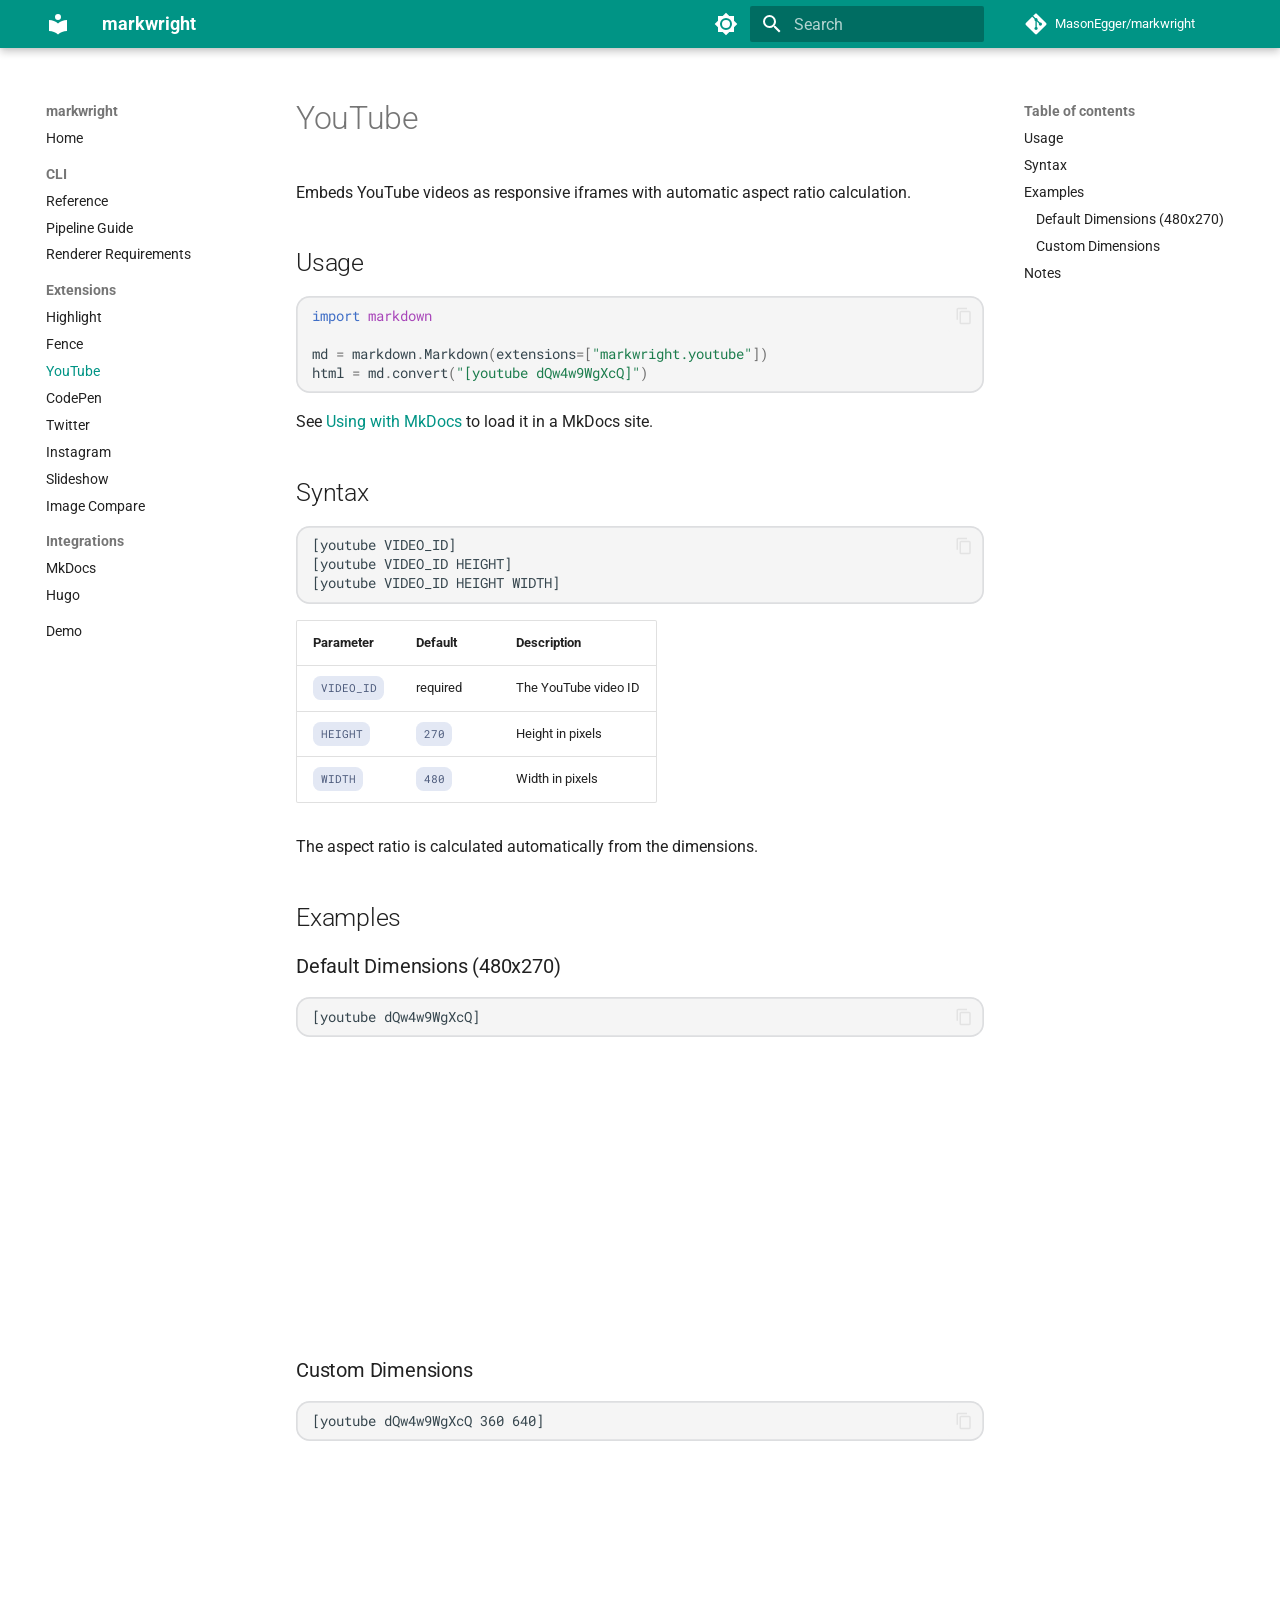
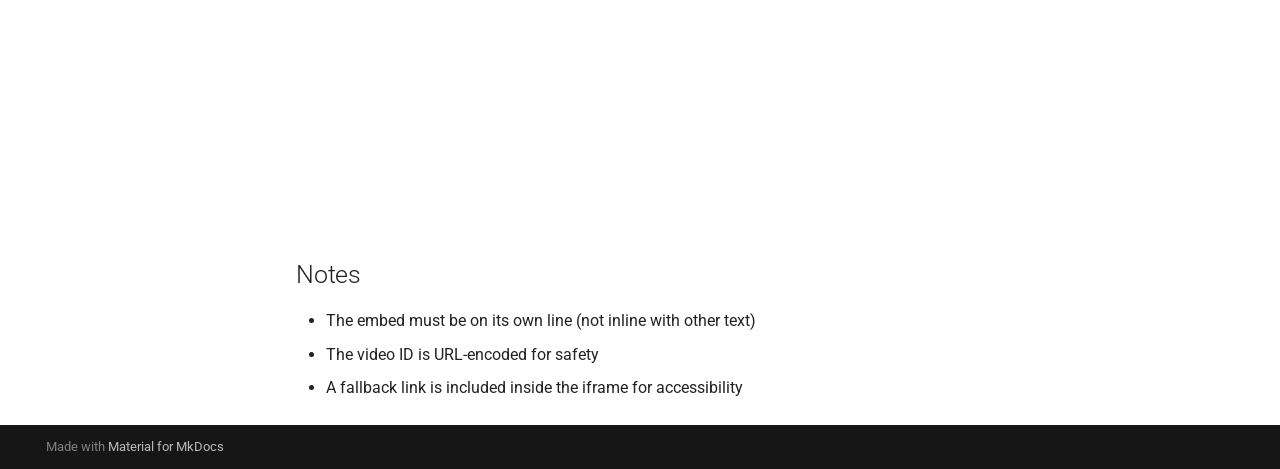
<file: extensions/youtube/index.html>
<!doctype html>
<html lang="en" class="no-js">
  <head>
    
      <meta charset="utf-8">
      <meta name="viewport" content="width=device-width,initial-scale=1">
      
        <meta name="description" content="Python-Markdown extensions ported from DigitalOcean's do-markdownit">
      
      
      
      
        <link rel="prev" href="../fence/">
      
      
        <link rel="next" href="../codepen/">
      
      
        
      
      
      <link rel="icon" href="../../assets/images/favicon.png">
      <meta name="generator" content="mkdocs-1.6.1, mkdocs-material-9.7.5">
    
    
      
        <title>YouTube - markwright</title>
      
    
    
      <link rel="stylesheet" href="../../assets/stylesheets/main.484c7ddc.min.css">
      
        
        <link rel="stylesheet" href="../../assets/stylesheets/palette.ab4e12ef.min.css">
      
      


    
    
      
    
    
      
        
        
        <link rel="preconnect" href="https://fonts.gstatic.com" crossorigin>
        <link rel="stylesheet" href="https://fonts.googleapis.com/css?family=Roboto:300,300i,400,400i,700,700i%7CRoboto+Mono:400,400i,700,700i&display=fallback">
        <style>:root{--md-text-font:"Roboto";--md-code-font:"Roboto Mono"}</style>
      
    
    
      <link rel="stylesheet" href="../../stylesheets/extra.css">
    
    <script>__md_scope=new URL("../..",location),__md_hash=e=>[...e].reduce(((e,_)=>(e<<5)-e+_.charCodeAt(0)),0),__md_get=(e,_=localStorage,t=__md_scope)=>JSON.parse(_.getItem(t.pathname+"."+e)),__md_set=(e,_,t=localStorage,a=__md_scope)=>{try{t.setItem(a.pathname+"."+e,JSON.stringify(_))}catch(e){}}</script>
    
      

    
    
  </head>
  
  
    
    
      
    
    
    
    
    <body dir="ltr" data-md-color-scheme="default" data-md-color-primary="teal" data-md-color-accent="teal">
  
    
    <input class="md-toggle" data-md-toggle="drawer" type="checkbox" id="__drawer" autocomplete="off">
    <input class="md-toggle" data-md-toggle="search" type="checkbox" id="__search" autocomplete="off">
    <label class="md-overlay" for="__drawer"></label>
    <div data-md-component="skip">
      
        
        <a href="#youtube" class="md-skip">
          Skip to content
        </a>
      
    </div>
    <div data-md-component="announce">
      
    </div>
    
    
      

  

<header class="md-header md-header--shadow" data-md-component="header">
  <nav class="md-header__inner md-grid" aria-label="Header">
    <a href="../.." title="markwright" class="md-header__button md-logo" aria-label="markwright" data-md-component="logo">
      
  
  <svg xmlns="http://www.w3.org/2000/svg" viewBox="0 0 24 24"><path d="M12 8a3 3 0 0 0 3-3 3 3 0 0 0-3-3 3 3 0 0 0-3 3 3 3 0 0 0 3 3m0 3.54C9.64 9.35 6.5 8 3 8v11c3.5 0 6.64 1.35 9 3.54 2.36-2.19 5.5-3.54 9-3.54V8c-3.5 0-6.64 1.35-9 3.54"/></svg>

    </a>
    <label class="md-header__button md-icon" for="__drawer">
      
      <svg xmlns="http://www.w3.org/2000/svg" viewBox="0 0 24 24"><path d="M3 6h18v2H3zm0 5h18v2H3zm0 5h18v2H3z"/></svg>
    </label>
    <div class="md-header__title" data-md-component="header-title">
      <div class="md-header__ellipsis">
        <div class="md-header__topic">
          <span class="md-ellipsis">
            markwright
          </span>
        </div>
        <div class="md-header__topic" data-md-component="header-topic">
          <span class="md-ellipsis">
            
              YouTube
            
          </span>
        </div>
      </div>
    </div>
    
      
        <form class="md-header__option" data-md-component="palette">
  
    
    
    
    <input class="md-option" data-md-color-media="" data-md-color-scheme="default" data-md-color-primary="teal" data-md-color-accent="teal"  aria-label="Switch to dark mode"  type="radio" name="__palette" id="__palette_0">
    
      <label class="md-header__button md-icon" title="Switch to dark mode" for="__palette_1" hidden>
        <svg xmlns="http://www.w3.org/2000/svg" viewBox="0 0 24 24"><path d="M12 8a4 4 0 0 0-4 4 4 4 0 0 0 4 4 4 4 0 0 0 4-4 4 4 0 0 0-4-4m0 10a6 6 0 0 1-6-6 6 6 0 0 1 6-6 6 6 0 0 1 6 6 6 6 0 0 1-6 6m8-9.31V4h-4.69L12 .69 8.69 4H4v4.69L.69 12 4 15.31V20h4.69L12 23.31 15.31 20H20v-4.69L23.31 12z"/></svg>
      </label>
    
  
    
    
    
    <input class="md-option" data-md-color-media="" data-md-color-scheme="slate" data-md-color-primary="teal" data-md-color-accent="teal"  aria-label="Switch to light mode"  type="radio" name="__palette" id="__palette_1">
    
      <label class="md-header__button md-icon" title="Switch to light mode" for="__palette_0" hidden>
        <svg xmlns="http://www.w3.org/2000/svg" viewBox="0 0 24 24"><path d="M12 18c-.89 0-1.74-.2-2.5-.55C11.56 16.5 13 14.42 13 12s-1.44-4.5-3.5-5.45C10.26 6.2 11.11 6 12 6a6 6 0 0 1 6 6 6 6 0 0 1-6 6m8-9.31V4h-4.69L12 .69 8.69 4H4v4.69L.69 12 4 15.31V20h4.69L12 23.31 15.31 20H20v-4.69L23.31 12z"/></svg>
      </label>
    
  
</form>
      
    
    
      <script>var palette=__md_get("__palette");if(palette&&palette.color){if("(prefers-color-scheme)"===palette.color.media){var media=matchMedia("(prefers-color-scheme: light)"),input=document.querySelector(media.matches?"[data-md-color-media='(prefers-color-scheme: light)']":"[data-md-color-media='(prefers-color-scheme: dark)']");palette.color.media=input.getAttribute("data-md-color-media"),palette.color.scheme=input.getAttribute("data-md-color-scheme"),palette.color.primary=input.getAttribute("data-md-color-primary"),palette.color.accent=input.getAttribute("data-md-color-accent")}for(var[key,value]of Object.entries(palette.color))document.body.setAttribute("data-md-color-"+key,value)}</script>
    
    
    
      
      
        <label class="md-header__button md-icon" for="__search">
          
          <svg xmlns="http://www.w3.org/2000/svg" viewBox="0 0 24 24"><path d="M9.5 3A6.5 6.5 0 0 1 16 9.5c0 1.61-.59 3.09-1.56 4.23l.27.27h.79l5 5-1.5 1.5-5-5v-.79l-.27-.27A6.52 6.52 0 0 1 9.5 16 6.5 6.5 0 0 1 3 9.5 6.5 6.5 0 0 1 9.5 3m0 2C7 5 5 7 5 9.5S7 14 9.5 14 14 12 14 9.5 12 5 9.5 5"/></svg>
        </label>
        <div class="md-search" data-md-component="search" role="dialog">
  <label class="md-search__overlay" for="__search"></label>
  <div class="md-search__inner" role="search">
    <form class="md-search__form" name="search">
      <input type="text" class="md-search__input" name="query" aria-label="Search" placeholder="Search" autocapitalize="off" autocorrect="off" autocomplete="off" spellcheck="false" data-md-component="search-query" required>
      <label class="md-search__icon md-icon" for="__search">
        
        <svg xmlns="http://www.w3.org/2000/svg" viewBox="0 0 24 24"><path d="M9.5 3A6.5 6.5 0 0 1 16 9.5c0 1.61-.59 3.09-1.56 4.23l.27.27h.79l5 5-1.5 1.5-5-5v-.79l-.27-.27A6.52 6.52 0 0 1 9.5 16 6.5 6.5 0 0 1 3 9.5 6.5 6.5 0 0 1 9.5 3m0 2C7 5 5 7 5 9.5S7 14 9.5 14 14 12 14 9.5 12 5 9.5 5"/></svg>
        
        <svg xmlns="http://www.w3.org/2000/svg" viewBox="0 0 24 24"><path d="M20 11v2H8l5.5 5.5-1.42 1.42L4.16 12l7.92-7.92L13.5 5.5 8 11z"/></svg>
      </label>
      <nav class="md-search__options" aria-label="Search">
        
        <button type="reset" class="md-search__icon md-icon" title="Clear" aria-label="Clear" tabindex="-1">
          
          <svg xmlns="http://www.w3.org/2000/svg" viewBox="0 0 24 24"><path d="M19 6.41 17.59 5 12 10.59 6.41 5 5 6.41 10.59 12 5 17.59 6.41 19 12 13.41 17.59 19 19 17.59 13.41 12z"/></svg>
        </button>
      </nav>
      
    </form>
    <div class="md-search__output">
      <div class="md-search__scrollwrap" tabindex="0" data-md-scrollfix>
        <div class="md-search-result" data-md-component="search-result">
          <div class="md-search-result__meta">
            Initializing search
          </div>
          <ol class="md-search-result__list" role="presentation"></ol>
        </div>
      </div>
    </div>
  </div>
</div>
      
    
    
      <div class="md-header__source">
        <a href="https://github.com/MasonEgger/markwright" title="Go to repository" class="md-source" data-md-component="source">
  <div class="md-source__icon md-icon">
    
    <svg xmlns="http://www.w3.org/2000/svg" viewBox="0 0 448 512"><!--! Font Awesome Free 7.1.0 by @fontawesome - https://fontawesome.com License - https://fontawesome.com/license/free (Icons: CC BY 4.0, Fonts: SIL OFL 1.1, Code: MIT License) Copyright 2025 Fonticons, Inc.--><path d="M439.6 236.1 244 40.5c-5.4-5.5-12.8-8.5-20.4-8.5s-15 3-20.4 8.4L162.5 81l51.5 51.5c27.1-9.1 52.7 16.8 43.4 43.7l49.7 49.7c34.2-11.8 61.2 31 35.5 56.7-26.5 26.5-70.2-2.9-56-37.3L240.3 199v121.9c25.3 12.5 22.3 41.8 9.1 55-6.4 6.4-15.2 10.1-24.3 10.1s-17.8-3.6-24.3-10.1c-17.6-17.6-11.1-46.9 11.2-56v-123c-20.8-8.5-24.6-30.7-18.6-45L142.6 101 8.5 235.1C3 240.6 0 247.9 0 255.5s3 15 8.5 20.4l195.6 195.7c5.4 5.4 12.7 8.4 20.4 8.4s15-3 20.4-8.4l194.7-194.7c5.4-5.4 8.4-12.8 8.4-20.4s-3-15-8.4-20.4"/></svg>
  </div>
  <div class="md-source__repository">
    MasonEgger/markwright
  </div>
</a>
      </div>
    
  </nav>
  
</header>
    
    <div class="md-container" data-md-component="container">
      
      
        
          
        
      
      <main class="md-main" data-md-component="main">
        <div class="md-main__inner md-grid">
          
            
              
              <div class="md-sidebar md-sidebar--primary" data-md-component="sidebar" data-md-type="navigation" >
                <div class="md-sidebar__scrollwrap">
                  <div class="md-sidebar__inner">
                    



<nav class="md-nav md-nav--primary" aria-label="Navigation" data-md-level="0">
  <label class="md-nav__title" for="__drawer">
    <a href="../.." title="markwright" class="md-nav__button md-logo" aria-label="markwright" data-md-component="logo">
      
  
  <svg xmlns="http://www.w3.org/2000/svg" viewBox="0 0 24 24"><path d="M12 8a3 3 0 0 0 3-3 3 3 0 0 0-3-3 3 3 0 0 0-3 3 3 3 0 0 0 3 3m0 3.54C9.64 9.35 6.5 8 3 8v11c3.5 0 6.64 1.35 9 3.54 2.36-2.19 5.5-3.54 9-3.54V8c-3.5 0-6.64 1.35-9 3.54"/></svg>

    </a>
    markwright
  </label>
  
    <div class="md-nav__source">
      <a href="https://github.com/MasonEgger/markwright" title="Go to repository" class="md-source" data-md-component="source">
  <div class="md-source__icon md-icon">
    
    <svg xmlns="http://www.w3.org/2000/svg" viewBox="0 0 448 512"><!--! Font Awesome Free 7.1.0 by @fontawesome - https://fontawesome.com License - https://fontawesome.com/license/free (Icons: CC BY 4.0, Fonts: SIL OFL 1.1, Code: MIT License) Copyright 2025 Fonticons, Inc.--><path d="M439.6 236.1 244 40.5c-5.4-5.5-12.8-8.5-20.4-8.5s-15 3-20.4 8.4L162.5 81l51.5 51.5c27.1-9.1 52.7 16.8 43.4 43.7l49.7 49.7c34.2-11.8 61.2 31 35.5 56.7-26.5 26.5-70.2-2.9-56-37.3L240.3 199v121.9c25.3 12.5 22.3 41.8 9.1 55-6.4 6.4-15.2 10.1-24.3 10.1s-17.8-3.6-24.3-10.1c-17.6-17.6-11.1-46.9 11.2-56v-123c-20.8-8.5-24.6-30.7-18.6-45L142.6 101 8.5 235.1C3 240.6 0 247.9 0 255.5s3 15 8.5 20.4l195.6 195.7c5.4 5.4 12.7 8.4 20.4 8.4s15-3 20.4-8.4l194.7-194.7c5.4-5.4 8.4-12.8 8.4-20.4s-3-15-8.4-20.4"/></svg>
  </div>
  <div class="md-source__repository">
    MasonEgger/markwright
  </div>
</a>
    </div>
  
  <ul class="md-nav__list" data-md-scrollfix>
    
      
      
  
  
  
  
    <li class="md-nav__item">
      <a href="../.." class="md-nav__link">
        
  
  
  <span class="md-ellipsis">
    
  
    Home
  

    
  </span>
  
  

      </a>
    </li>
  

    
      
      
  
  
  
  
    
    
    
    
      
        
        
      
    
    
    <li class="md-nav__item md-nav__item--section md-nav__item--nested">
      
        
        
          
        
        <input class="md-nav__toggle md-toggle md-toggle--indeterminate" type="checkbox" id="__nav_2" >
        
          
          <label class="md-nav__link" for="__nav_2" id="__nav_2_label" tabindex="">
            
  
  
  <span class="md-ellipsis">
    
  
    CLI
  

    
  </span>
  
  

            <span class="md-nav__icon md-icon"></span>
          </label>
        
        <nav class="md-nav" data-md-level="1" aria-labelledby="__nav_2_label" aria-expanded="false">
          <label class="md-nav__title" for="__nav_2">
            <span class="md-nav__icon md-icon"></span>
            
  
    CLI
  

          </label>
          <ul class="md-nav__list" data-md-scrollfix>
            
              
                
  
  
  
  
    <li class="md-nav__item">
      <a href="../../cli/" class="md-nav__link">
        
  
  
  <span class="md-ellipsis">
    
  
    Reference
  

    
  </span>
  
  

      </a>
    </li>
  

              
            
              
                
  
  
  
  
    <li class="md-nav__item">
      <a href="../../pipeline/" class="md-nav__link">
        
  
  
  <span class="md-ellipsis">
    
  
    Pipeline Guide
  

    
  </span>
  
  

      </a>
    </li>
  

              
            
              
                
  
  
  
  
    <li class="md-nav__item">
      <a href="../../renderer-requirements/" class="md-nav__link">
        
  
  
  <span class="md-ellipsis">
    
  
    Renderer Requirements
  

    
  </span>
  
  

      </a>
    </li>
  

              
            
          </ul>
        </nav>
      
    </li>
  

    
      
      
  
  
    
  
  
  
    
    
    
    
      
        
        
      
    
    
    <li class="md-nav__item md-nav__item--active md-nav__item--section md-nav__item--nested">
      
        
        
        <input class="md-nav__toggle md-toggle " type="checkbox" id="__nav_3" checked>
        
          
          <label class="md-nav__link" for="__nav_3" id="__nav_3_label" tabindex="">
            
  
  
  <span class="md-ellipsis">
    
  
    Extensions
  

    
  </span>
  
  

            <span class="md-nav__icon md-icon"></span>
          </label>
        
        <nav class="md-nav" data-md-level="1" aria-labelledby="__nav_3_label" aria-expanded="true">
          <label class="md-nav__title" for="__nav_3">
            <span class="md-nav__icon md-icon"></span>
            
  
    Extensions
  

          </label>
          <ul class="md-nav__list" data-md-scrollfix>
            
              
                
  
  
  
  
    <li class="md-nav__item">
      <a href="../highlight/" class="md-nav__link">
        
  
  
  <span class="md-ellipsis">
    
  
    Highlight
  

    
  </span>
  
  

      </a>
    </li>
  

              
            
              
                
  
  
  
  
    <li class="md-nav__item">
      <a href="../fence/" class="md-nav__link">
        
  
  
  <span class="md-ellipsis">
    
  
    Fence
  

    
  </span>
  
  

      </a>
    </li>
  

              
            
              
                
  
  
    
  
  
  
    <li class="md-nav__item md-nav__item--active">
      
      <input class="md-nav__toggle md-toggle" type="checkbox" id="__toc">
      
      
        
      
      
        <label class="md-nav__link md-nav__link--active" for="__toc">
          
  
  
  <span class="md-ellipsis">
    
  
    YouTube
  

    
  </span>
  
  

          <span class="md-nav__icon md-icon"></span>
        </label>
      
      <a href="./" class="md-nav__link md-nav__link--active">
        
  
  
  <span class="md-ellipsis">
    
  
    YouTube
  

    
  </span>
  
  

      </a>
      
        

<nav class="md-nav md-nav--secondary" aria-label="Table of contents">
  
  
  
    
  
  
    <label class="md-nav__title" for="__toc">
      <span class="md-nav__icon md-icon"></span>
      Table of contents
    </label>
    <ul class="md-nav__list" data-md-component="toc" data-md-scrollfix>
      
        <li class="md-nav__item">
  <a href="#usage" class="md-nav__link">
    <span class="md-ellipsis">
      
        Usage
      
    </span>
  </a>
  
</li>
      
        <li class="md-nav__item">
  <a href="#syntax" class="md-nav__link">
    <span class="md-ellipsis">
      
        Syntax
      
    </span>
  </a>
  
</li>
      
        <li class="md-nav__item">
  <a href="#examples" class="md-nav__link">
    <span class="md-ellipsis">
      
        Examples
      
    </span>
  </a>
  
    <nav class="md-nav" aria-label="Examples">
      <ul class="md-nav__list">
        
          <li class="md-nav__item">
  <a href="#default-dimensions-480x270" class="md-nav__link">
    <span class="md-ellipsis">
      
        Default Dimensions (480x270)
      
    </span>
  </a>
  
</li>
        
          <li class="md-nav__item">
  <a href="#custom-dimensions" class="md-nav__link">
    <span class="md-ellipsis">
      
        Custom Dimensions
      
    </span>
  </a>
  
</li>
        
      </ul>
    </nav>
  
</li>
      
        <li class="md-nav__item">
  <a href="#notes" class="md-nav__link">
    <span class="md-ellipsis">
      
        Notes
      
    </span>
  </a>
  
</li>
      
    </ul>
  
</nav>
      
    </li>
  

              
            
              
                
  
  
  
  
    <li class="md-nav__item">
      <a href="../codepen/" class="md-nav__link">
        
  
  
  <span class="md-ellipsis">
    
  
    CodePen
  

    
  </span>
  
  

      </a>
    </li>
  

              
            
              
                
  
  
  
  
    <li class="md-nav__item">
      <a href="../twitter/" class="md-nav__link">
        
  
  
  <span class="md-ellipsis">
    
  
    Twitter
  

    
  </span>
  
  

      </a>
    </li>
  

              
            
              
                
  
  
  
  
    <li class="md-nav__item">
      <a href="../instagram/" class="md-nav__link">
        
  
  
  <span class="md-ellipsis">
    
  
    Instagram
  

    
  </span>
  
  

      </a>
    </li>
  

              
            
              
                
  
  
  
  
    <li class="md-nav__item">
      <a href="../slideshow/" class="md-nav__link">
        
  
  
  <span class="md-ellipsis">
    
  
    Slideshow
  

    
  </span>
  
  

      </a>
    </li>
  

              
            
              
                
  
  
  
  
    <li class="md-nav__item">
      <a href="../image-compare/" class="md-nav__link">
        
  
  
  <span class="md-ellipsis">
    
  
    Image Compare
  

    
  </span>
  
  

      </a>
    </li>
  

              
            
          </ul>
        </nav>
      
    </li>
  

    
      
      
  
  
  
  
    
    
    
    
      
        
        
      
    
    
    <li class="md-nav__item md-nav__item--section md-nav__item--nested">
      
        
        
          
        
        <input class="md-nav__toggle md-toggle md-toggle--indeterminate" type="checkbox" id="__nav_4" >
        
          
          <label class="md-nav__link" for="__nav_4" id="__nav_4_label" tabindex="">
            
  
  
  <span class="md-ellipsis">
    
  
    Integrations
  

    
  </span>
  
  

            <span class="md-nav__icon md-icon"></span>
          </label>
        
        <nav class="md-nav" data-md-level="1" aria-labelledby="__nav_4_label" aria-expanded="false">
          <label class="md-nav__title" for="__nav_4">
            <span class="md-nav__icon md-icon"></span>
            
  
    Integrations
  

          </label>
          <ul class="md-nav__list" data-md-scrollfix>
            
              
                
  
  
  
  
    <li class="md-nav__item">
      <a href="../../integrations/mkdocs/" class="md-nav__link">
        
  
  
  <span class="md-ellipsis">
    
  
    MkDocs
  

    
  </span>
  
  

      </a>
    </li>
  

              
            
              
                
  
  
  
  
    <li class="md-nav__item">
      <a href="../../integrations/hugo/" class="md-nav__link">
        
  
  
  <span class="md-ellipsis">
    
  
    Hugo
  

    
  </span>
  
  

      </a>
    </li>
  

              
            
          </ul>
        </nav>
      
    </li>
  

    
      
      
  
  
  
  
    <li class="md-nav__item">
      <a href="../../demo/" class="md-nav__link">
        
  
  
  <span class="md-ellipsis">
    
  
    Demo
  

    
  </span>
  
  

      </a>
    </li>
  

    
  </ul>
</nav>
                  </div>
                </div>
              </div>
            
            
              
              <div class="md-sidebar md-sidebar--secondary" data-md-component="sidebar" data-md-type="toc" >
                <div class="md-sidebar__scrollwrap">
                  <div class="md-sidebar__inner">
                    

<nav class="md-nav md-nav--secondary" aria-label="Table of contents">
  
  
  
    
  
  
    <label class="md-nav__title" for="__toc">
      <span class="md-nav__icon md-icon"></span>
      Table of contents
    </label>
    <ul class="md-nav__list" data-md-component="toc" data-md-scrollfix>
      
        <li class="md-nav__item">
  <a href="#usage" class="md-nav__link">
    <span class="md-ellipsis">
      
        Usage
      
    </span>
  </a>
  
</li>
      
        <li class="md-nav__item">
  <a href="#syntax" class="md-nav__link">
    <span class="md-ellipsis">
      
        Syntax
      
    </span>
  </a>
  
</li>
      
        <li class="md-nav__item">
  <a href="#examples" class="md-nav__link">
    <span class="md-ellipsis">
      
        Examples
      
    </span>
  </a>
  
    <nav class="md-nav" aria-label="Examples">
      <ul class="md-nav__list">
        
          <li class="md-nav__item">
  <a href="#default-dimensions-480x270" class="md-nav__link">
    <span class="md-ellipsis">
      
        Default Dimensions (480x270)
      
    </span>
  </a>
  
</li>
        
          <li class="md-nav__item">
  <a href="#custom-dimensions" class="md-nav__link">
    <span class="md-ellipsis">
      
        Custom Dimensions
      
    </span>
  </a>
  
</li>
        
      </ul>
    </nav>
  
</li>
      
        <li class="md-nav__item">
  <a href="#notes" class="md-nav__link">
    <span class="md-ellipsis">
      
        Notes
      
    </span>
  </a>
  
</li>
      
    </ul>
  
</nav>
                  </div>
                </div>
              </div>
            
          
          
            <div class="md-content" data-md-component="content">
              
              <article class="md-content__inner md-typeset">
                
                  


  
  


<h1 id="youtube">YouTube<a class="headerlink" href="#youtube" title="Permanent link">&para;</a></h1>
<p>Embeds YouTube videos as responsive iframes with automatic aspect ratio calculation.</p>
<h2 id="usage">Usage<a class="headerlink" href="#usage" title="Permanent link">&para;</a></h2>
<div class="language-python highlight"><pre><span></span><code><span class="kn">import</span><span class="w"> </span><span class="nn">markdown</span>

<span class="n">md</span> <span class="o">=</span> <span class="n">markdown</span><span class="o">.</span><span class="n">Markdown</span><span class="p">(</span><span class="n">extensions</span><span class="o">=</span><span class="p">[</span><span class="s2">&quot;markwright.youtube&quot;</span><span class="p">])</span>
<span class="n">html</span> <span class="o">=</span> <span class="n">md</span><span class="o">.</span><span class="n">convert</span><span class="p">(</span><span class="s2">&quot;[youtube dQw4w9WgXcQ]&quot;</span><span class="p">)</span>
</code></pre></div>
<p>See <a href="../../integrations/mkdocs/">Using with MkDocs</a> to load it in a MkDocs site.</p>
<h2 id="syntax">Syntax<a class="headerlink" href="#syntax" title="Permanent link">&para;</a></h2>
<div class="language-text highlight"><pre><span></span><code>[youtube VIDEO_ID]
[youtube VIDEO_ID HEIGHT]
[youtube VIDEO_ID HEIGHT WIDTH]
</code></pre></div>
<table>
<thead>
<tr>
<th>Parameter</th>
<th>Default</th>
<th>Description</th>
</tr>
</thead>
<tbody>
<tr>
<td><code>VIDEO_ID</code></td>
<td>required</td>
<td>The YouTube video ID</td>
</tr>
<tr>
<td><code>HEIGHT</code></td>
<td><code>270</code></td>
<td>Height in pixels</td>
</tr>
<tr>
<td><code>WIDTH</code></td>
<td><code>480</code></td>
<td>Width in pixels</td>
</tr>
</tbody>
</table>
<p>The aspect ratio is calculated automatically from the dimensions.</p>
<h2 id="examples">Examples<a class="headerlink" href="#examples" title="Permanent link">&para;</a></h2>
<h3 id="default-dimensions-480x270">Default Dimensions (480x270)<a class="headerlink" href="#default-dimensions-480x270" title="Permanent link">&para;</a></h3>
<div class="language-text highlight"><pre><span></span><code>[youtube dQw4w9WgXcQ]
</code></pre></div>
<iframe src="https://www.youtube.com/embed/dQw4w9WgXcQ" class="youtube" height="270" width="480" style="aspect-ratio: 16/9" frameborder="0" allowfullscreen>
    <a href="https://www.youtube.com/watch?v=dQw4w9WgXcQ" target="_blank">View YouTube video</a>
</iframe>
<h3 id="custom-dimensions">Custom Dimensions<a class="headerlink" href="#custom-dimensions" title="Permanent link">&para;</a></h3>
<div class="language-text highlight"><pre><span></span><code>[youtube dQw4w9WgXcQ 360 640]
</code></pre></div>
<iframe src="https://www.youtube.com/embed/dQw4w9WgXcQ" class="youtube" height="360" width="640" style="aspect-ratio: 16/9" frameborder="0" allowfullscreen>
    <a href="https://www.youtube.com/watch?v=dQw4w9WgXcQ" target="_blank">View YouTube video</a>
</iframe>
<h2 id="notes">Notes<a class="headerlink" href="#notes" title="Permanent link">&para;</a></h2>
<ul>
<li>The embed must be on its own line (not inline with other text)</li>
<li>The video ID is URL-encoded for safety</li>
<li>A fallback link is included inside the iframe for accessibility</li>
</ul>












                
              </article>
            </div>
          
          
<script>var target=document.getElementById(location.hash.slice(1));target&&target.name&&(target.checked=target.name.startsWith("__tabbed_"))</script>
        </div>
        
      </main>
      
        <footer class="md-footer">
  
  <div class="md-footer-meta md-typeset">
    <div class="md-footer-meta__inner md-grid">
      <div class="md-copyright">
  
  
    Made with
    <a href="https://squidfunk.github.io/mkdocs-material/" target="_blank" rel="noopener">
      Material for MkDocs
    </a>
  
</div>
      
    </div>
  </div>
</footer>
      
    </div>
    <div class="md-dialog" data-md-component="dialog">
      <div class="md-dialog__inner md-typeset"></div>
    </div>
    
    
    
      
      
      <script id="__config" type="application/json">{"annotate": null, "base": "../..", "features": ["content.code.copy", "navigation.sections", "navigation.expand", "toc.follow"], "search": "../../assets/javascripts/workers/search.2c215733.min.js", "tags": null, "translations": {"clipboard.copied": "Copied to clipboard", "clipboard.copy": "Copy to clipboard", "search.result.more.one": "1 more on this page", "search.result.more.other": "# more on this page", "search.result.none": "No matching documents", "search.result.one": "1 matching document", "search.result.other": "# matching documents", "search.result.placeholder": "Type to start searching", "search.result.term.missing": "Missing", "select.version": "Select version"}, "version": null}</script>
    
    
      <script src="../../assets/javascripts/bundle.79ae519e.min.js"></script>
      
    
  </body>
</html>
</file>
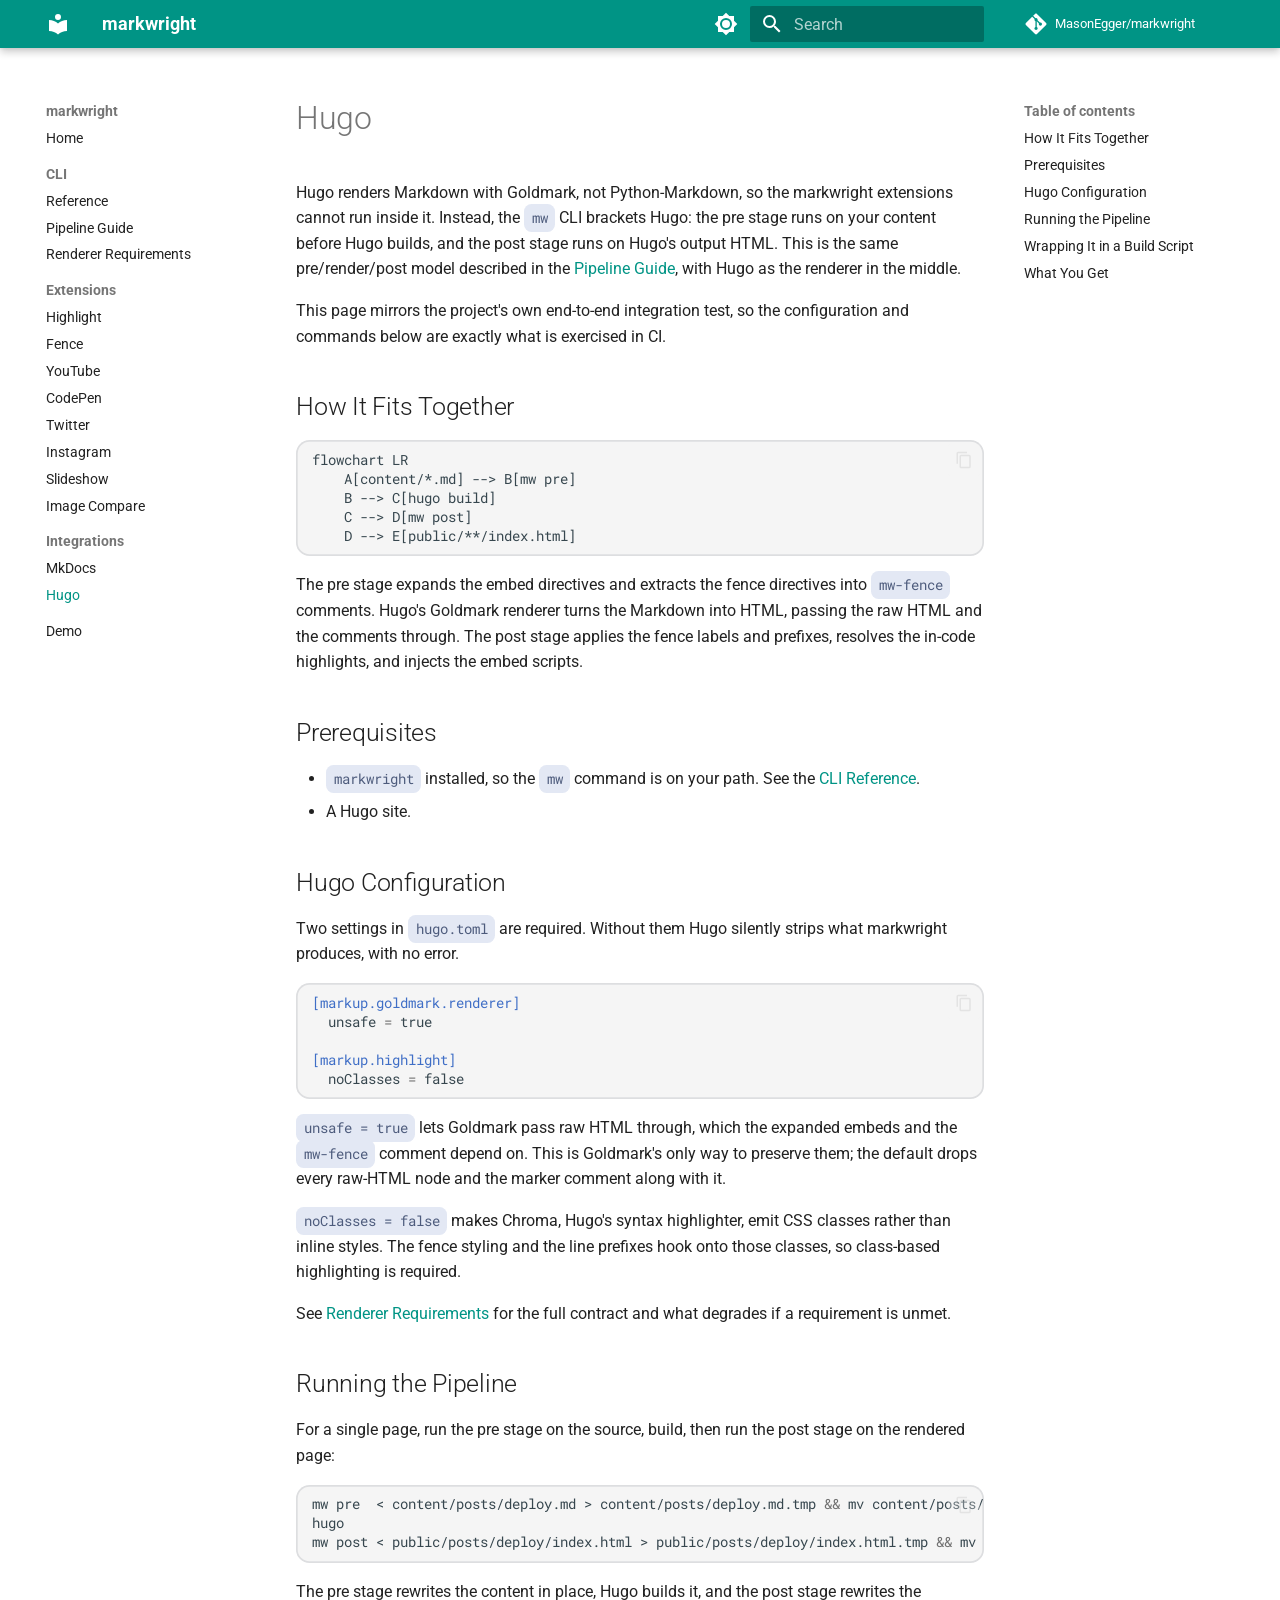
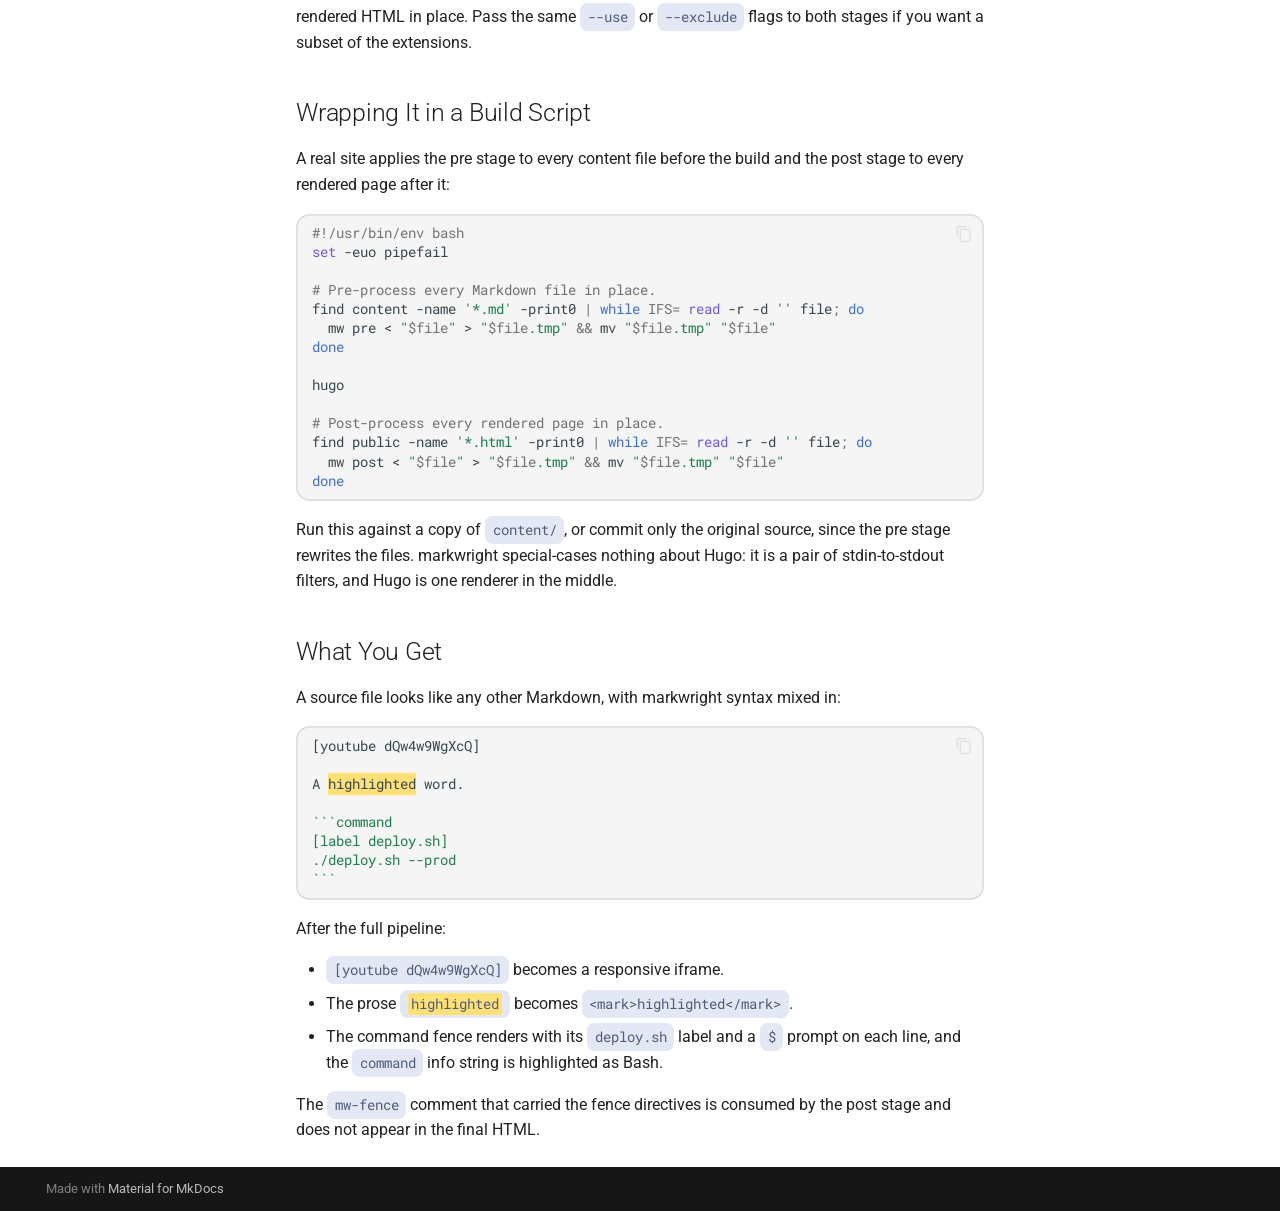
<file: integrations/hugo/index.html>
<!doctype html>
<html lang="en" class="no-js">
  <head>
    
      <meta charset="utf-8">
      <meta name="viewport" content="width=device-width,initial-scale=1">
      
        <meta name="description" content="Python-Markdown extensions ported from DigitalOcean's do-markdownit">
      
      
      
      
        <link rel="prev" href="../mkdocs/">
      
      
        <link rel="next" href="../../demo/">
      
      
        
      
      
      <link rel="icon" href="../../assets/images/favicon.png">
      <meta name="generator" content="mkdocs-1.6.1, mkdocs-material-9.7.5">
    
    
      
        <title>Hugo - markwright</title>
      
    
    
      <link rel="stylesheet" href="../../assets/stylesheets/main.484c7ddc.min.css">
      
        
        <link rel="stylesheet" href="../../assets/stylesheets/palette.ab4e12ef.min.css">
      
      


    
    
      
    
    
      
        
        
        <link rel="preconnect" href="https://fonts.gstatic.com" crossorigin>
        <link rel="stylesheet" href="https://fonts.googleapis.com/css?family=Roboto:300,300i,400,400i,700,700i%7CRoboto+Mono:400,400i,700,700i&display=fallback">
        <style>:root{--md-text-font:"Roboto";--md-code-font:"Roboto Mono"}</style>
      
    
    
      <link rel="stylesheet" href="../../stylesheets/extra.css">
    
    <script>__md_scope=new URL("../..",location),__md_hash=e=>[...e].reduce(((e,_)=>(e<<5)-e+_.charCodeAt(0)),0),__md_get=(e,_=localStorage,t=__md_scope)=>JSON.parse(_.getItem(t.pathname+"."+e)),__md_set=(e,_,t=localStorage,a=__md_scope)=>{try{t.setItem(a.pathname+"."+e,JSON.stringify(_))}catch(e){}}</script>
    
      

    
    
  </head>
  
  
    
    
      
    
    
    
    
    <body dir="ltr" data-md-color-scheme="default" data-md-color-primary="teal" data-md-color-accent="teal">
  
    
    <input class="md-toggle" data-md-toggle="drawer" type="checkbox" id="__drawer" autocomplete="off">
    <input class="md-toggle" data-md-toggle="search" type="checkbox" id="__search" autocomplete="off">
    <label class="md-overlay" for="__drawer"></label>
    <div data-md-component="skip">
      
        
        <a href="#hugo" class="md-skip">
          Skip to content
        </a>
      
    </div>
    <div data-md-component="announce">
      
    </div>
    
    
      

  

<header class="md-header md-header--shadow" data-md-component="header">
  <nav class="md-header__inner md-grid" aria-label="Header">
    <a href="../.." title="markwright" class="md-header__button md-logo" aria-label="markwright" data-md-component="logo">
      
  
  <svg xmlns="http://www.w3.org/2000/svg" viewBox="0 0 24 24"><path d="M12 8a3 3 0 0 0 3-3 3 3 0 0 0-3-3 3 3 0 0 0-3 3 3 3 0 0 0 3 3m0 3.54C9.64 9.35 6.5 8 3 8v11c3.5 0 6.64 1.35 9 3.54 2.36-2.19 5.5-3.54 9-3.54V8c-3.5 0-6.64 1.35-9 3.54"/></svg>

    </a>
    <label class="md-header__button md-icon" for="__drawer">
      
      <svg xmlns="http://www.w3.org/2000/svg" viewBox="0 0 24 24"><path d="M3 6h18v2H3zm0 5h18v2H3zm0 5h18v2H3z"/></svg>
    </label>
    <div class="md-header__title" data-md-component="header-title">
      <div class="md-header__ellipsis">
        <div class="md-header__topic">
          <span class="md-ellipsis">
            markwright
          </span>
        </div>
        <div class="md-header__topic" data-md-component="header-topic">
          <span class="md-ellipsis">
            
              Hugo
            
          </span>
        </div>
      </div>
    </div>
    
      
        <form class="md-header__option" data-md-component="palette">
  
    
    
    
    <input class="md-option" data-md-color-media="" data-md-color-scheme="default" data-md-color-primary="teal" data-md-color-accent="teal"  aria-label="Switch to dark mode"  type="radio" name="__palette" id="__palette_0">
    
      <label class="md-header__button md-icon" title="Switch to dark mode" for="__palette_1" hidden>
        <svg xmlns="http://www.w3.org/2000/svg" viewBox="0 0 24 24"><path d="M12 8a4 4 0 0 0-4 4 4 4 0 0 0 4 4 4 4 0 0 0 4-4 4 4 0 0 0-4-4m0 10a6 6 0 0 1-6-6 6 6 0 0 1 6-6 6 6 0 0 1 6 6 6 6 0 0 1-6 6m8-9.31V4h-4.69L12 .69 8.69 4H4v4.69L.69 12 4 15.31V20h4.69L12 23.31 15.31 20H20v-4.69L23.31 12z"/></svg>
      </label>
    
  
    
    
    
    <input class="md-option" data-md-color-media="" data-md-color-scheme="slate" data-md-color-primary="teal" data-md-color-accent="teal"  aria-label="Switch to light mode"  type="radio" name="__palette" id="__palette_1">
    
      <label class="md-header__button md-icon" title="Switch to light mode" for="__palette_0" hidden>
        <svg xmlns="http://www.w3.org/2000/svg" viewBox="0 0 24 24"><path d="M12 18c-.89 0-1.74-.2-2.5-.55C11.56 16.5 13 14.42 13 12s-1.44-4.5-3.5-5.45C10.26 6.2 11.11 6 12 6a6 6 0 0 1 6 6 6 6 0 0 1-6 6m8-9.31V4h-4.69L12 .69 8.69 4H4v4.69L.69 12 4 15.31V20h4.69L12 23.31 15.31 20H20v-4.69L23.31 12z"/></svg>
      </label>
    
  
</form>
      
    
    
      <script>var palette=__md_get("__palette");if(palette&&palette.color){if("(prefers-color-scheme)"===palette.color.media){var media=matchMedia("(prefers-color-scheme: light)"),input=document.querySelector(media.matches?"[data-md-color-media='(prefers-color-scheme: light)']":"[data-md-color-media='(prefers-color-scheme: dark)']");palette.color.media=input.getAttribute("data-md-color-media"),palette.color.scheme=input.getAttribute("data-md-color-scheme"),palette.color.primary=input.getAttribute("data-md-color-primary"),palette.color.accent=input.getAttribute("data-md-color-accent")}for(var[key,value]of Object.entries(palette.color))document.body.setAttribute("data-md-color-"+key,value)}</script>
    
    
    
      
      
        <label class="md-header__button md-icon" for="__search">
          
          <svg xmlns="http://www.w3.org/2000/svg" viewBox="0 0 24 24"><path d="M9.5 3A6.5 6.5 0 0 1 16 9.5c0 1.61-.59 3.09-1.56 4.23l.27.27h.79l5 5-1.5 1.5-5-5v-.79l-.27-.27A6.52 6.52 0 0 1 9.5 16 6.5 6.5 0 0 1 3 9.5 6.5 6.5 0 0 1 9.5 3m0 2C7 5 5 7 5 9.5S7 14 9.5 14 14 12 14 9.5 12 5 9.5 5"/></svg>
        </label>
        <div class="md-search" data-md-component="search" role="dialog">
  <label class="md-search__overlay" for="__search"></label>
  <div class="md-search__inner" role="search">
    <form class="md-search__form" name="search">
      <input type="text" class="md-search__input" name="query" aria-label="Search" placeholder="Search" autocapitalize="off" autocorrect="off" autocomplete="off" spellcheck="false" data-md-component="search-query" required>
      <label class="md-search__icon md-icon" for="__search">
        
        <svg xmlns="http://www.w3.org/2000/svg" viewBox="0 0 24 24"><path d="M9.5 3A6.5 6.5 0 0 1 16 9.5c0 1.61-.59 3.09-1.56 4.23l.27.27h.79l5 5-1.5 1.5-5-5v-.79l-.27-.27A6.52 6.52 0 0 1 9.5 16 6.5 6.5 0 0 1 3 9.5 6.5 6.5 0 0 1 9.5 3m0 2C7 5 5 7 5 9.5S7 14 9.5 14 14 12 14 9.5 12 5 9.5 5"/></svg>
        
        <svg xmlns="http://www.w3.org/2000/svg" viewBox="0 0 24 24"><path d="M20 11v2H8l5.5 5.5-1.42 1.42L4.16 12l7.92-7.92L13.5 5.5 8 11z"/></svg>
      </label>
      <nav class="md-search__options" aria-label="Search">
        
        <button type="reset" class="md-search__icon md-icon" title="Clear" aria-label="Clear" tabindex="-1">
          
          <svg xmlns="http://www.w3.org/2000/svg" viewBox="0 0 24 24"><path d="M19 6.41 17.59 5 12 10.59 6.41 5 5 6.41 10.59 12 5 17.59 6.41 19 12 13.41 17.59 19 19 17.59 13.41 12z"/></svg>
        </button>
      </nav>
      
    </form>
    <div class="md-search__output">
      <div class="md-search__scrollwrap" tabindex="0" data-md-scrollfix>
        <div class="md-search-result" data-md-component="search-result">
          <div class="md-search-result__meta">
            Initializing search
          </div>
          <ol class="md-search-result__list" role="presentation"></ol>
        </div>
      </div>
    </div>
  </div>
</div>
      
    
    
      <div class="md-header__source">
        <a href="https://github.com/MasonEgger/markwright" title="Go to repository" class="md-source" data-md-component="source">
  <div class="md-source__icon md-icon">
    
    <svg xmlns="http://www.w3.org/2000/svg" viewBox="0 0 448 512"><!--! Font Awesome Free 7.1.0 by @fontawesome - https://fontawesome.com License - https://fontawesome.com/license/free (Icons: CC BY 4.0, Fonts: SIL OFL 1.1, Code: MIT License) Copyright 2025 Fonticons, Inc.--><path d="M439.6 236.1 244 40.5c-5.4-5.5-12.8-8.5-20.4-8.5s-15 3-20.4 8.4L162.5 81l51.5 51.5c27.1-9.1 52.7 16.8 43.4 43.7l49.7 49.7c34.2-11.8 61.2 31 35.5 56.7-26.5 26.5-70.2-2.9-56-37.3L240.3 199v121.9c25.3 12.5 22.3 41.8 9.1 55-6.4 6.4-15.2 10.1-24.3 10.1s-17.8-3.6-24.3-10.1c-17.6-17.6-11.1-46.9 11.2-56v-123c-20.8-8.5-24.6-30.7-18.6-45L142.6 101 8.5 235.1C3 240.6 0 247.9 0 255.5s3 15 8.5 20.4l195.6 195.7c5.4 5.4 12.7 8.4 20.4 8.4s15-3 20.4-8.4l194.7-194.7c5.4-5.4 8.4-12.8 8.4-20.4s-3-15-8.4-20.4"/></svg>
  </div>
  <div class="md-source__repository">
    MasonEgger/markwright
  </div>
</a>
      </div>
    
  </nav>
  
</header>
    
    <div class="md-container" data-md-component="container">
      
      
        
          
        
      
      <main class="md-main" data-md-component="main">
        <div class="md-main__inner md-grid">
          
            
              
              <div class="md-sidebar md-sidebar--primary" data-md-component="sidebar" data-md-type="navigation" >
                <div class="md-sidebar__scrollwrap">
                  <div class="md-sidebar__inner">
                    



<nav class="md-nav md-nav--primary" aria-label="Navigation" data-md-level="0">
  <label class="md-nav__title" for="__drawer">
    <a href="../.." title="markwright" class="md-nav__button md-logo" aria-label="markwright" data-md-component="logo">
      
  
  <svg xmlns="http://www.w3.org/2000/svg" viewBox="0 0 24 24"><path d="M12 8a3 3 0 0 0 3-3 3 3 0 0 0-3-3 3 3 0 0 0-3 3 3 3 0 0 0 3 3m0 3.54C9.64 9.35 6.5 8 3 8v11c3.5 0 6.64 1.35 9 3.54 2.36-2.19 5.5-3.54 9-3.54V8c-3.5 0-6.64 1.35-9 3.54"/></svg>

    </a>
    markwright
  </label>
  
    <div class="md-nav__source">
      <a href="https://github.com/MasonEgger/markwright" title="Go to repository" class="md-source" data-md-component="source">
  <div class="md-source__icon md-icon">
    
    <svg xmlns="http://www.w3.org/2000/svg" viewBox="0 0 448 512"><!--! Font Awesome Free 7.1.0 by @fontawesome - https://fontawesome.com License - https://fontawesome.com/license/free (Icons: CC BY 4.0, Fonts: SIL OFL 1.1, Code: MIT License) Copyright 2025 Fonticons, Inc.--><path d="M439.6 236.1 244 40.5c-5.4-5.5-12.8-8.5-20.4-8.5s-15 3-20.4 8.4L162.5 81l51.5 51.5c27.1-9.1 52.7 16.8 43.4 43.7l49.7 49.7c34.2-11.8 61.2 31 35.5 56.7-26.5 26.5-70.2-2.9-56-37.3L240.3 199v121.9c25.3 12.5 22.3 41.8 9.1 55-6.4 6.4-15.2 10.1-24.3 10.1s-17.8-3.6-24.3-10.1c-17.6-17.6-11.1-46.9 11.2-56v-123c-20.8-8.5-24.6-30.7-18.6-45L142.6 101 8.5 235.1C3 240.6 0 247.9 0 255.5s3 15 8.5 20.4l195.6 195.7c5.4 5.4 12.7 8.4 20.4 8.4s15-3 20.4-8.4l194.7-194.7c5.4-5.4 8.4-12.8 8.4-20.4s-3-15-8.4-20.4"/></svg>
  </div>
  <div class="md-source__repository">
    MasonEgger/markwright
  </div>
</a>
    </div>
  
  <ul class="md-nav__list" data-md-scrollfix>
    
      
      
  
  
  
  
    <li class="md-nav__item">
      <a href="../.." class="md-nav__link">
        
  
  
  <span class="md-ellipsis">
    
  
    Home
  

    
  </span>
  
  

      </a>
    </li>
  

    
      
      
  
  
  
  
    
    
    
    
      
        
        
      
    
    
    <li class="md-nav__item md-nav__item--section md-nav__item--nested">
      
        
        
          
        
        <input class="md-nav__toggle md-toggle md-toggle--indeterminate" type="checkbox" id="__nav_2" >
        
          
          <label class="md-nav__link" for="__nav_2" id="__nav_2_label" tabindex="">
            
  
  
  <span class="md-ellipsis">
    
  
    CLI
  

    
  </span>
  
  

            <span class="md-nav__icon md-icon"></span>
          </label>
        
        <nav class="md-nav" data-md-level="1" aria-labelledby="__nav_2_label" aria-expanded="false">
          <label class="md-nav__title" for="__nav_2">
            <span class="md-nav__icon md-icon"></span>
            
  
    CLI
  

          </label>
          <ul class="md-nav__list" data-md-scrollfix>
            
              
                
  
  
  
  
    <li class="md-nav__item">
      <a href="../../cli/" class="md-nav__link">
        
  
  
  <span class="md-ellipsis">
    
  
    Reference
  

    
  </span>
  
  

      </a>
    </li>
  

              
            
              
                
  
  
  
  
    <li class="md-nav__item">
      <a href="../../pipeline/" class="md-nav__link">
        
  
  
  <span class="md-ellipsis">
    
  
    Pipeline Guide
  

    
  </span>
  
  

      </a>
    </li>
  

              
            
              
                
  
  
  
  
    <li class="md-nav__item">
      <a href="../../renderer-requirements/" class="md-nav__link">
        
  
  
  <span class="md-ellipsis">
    
  
    Renderer Requirements
  

    
  </span>
  
  

      </a>
    </li>
  

              
            
          </ul>
        </nav>
      
    </li>
  

    
      
      
  
  
  
  
    
    
    
    
      
        
        
      
    
    
    <li class="md-nav__item md-nav__item--section md-nav__item--nested">
      
        
        
          
        
        <input class="md-nav__toggle md-toggle md-toggle--indeterminate" type="checkbox" id="__nav_3" >
        
          
          <label class="md-nav__link" for="__nav_3" id="__nav_3_label" tabindex="">
            
  
  
  <span class="md-ellipsis">
    
  
    Extensions
  

    
  </span>
  
  

            <span class="md-nav__icon md-icon"></span>
          </label>
        
        <nav class="md-nav" data-md-level="1" aria-labelledby="__nav_3_label" aria-expanded="false">
          <label class="md-nav__title" for="__nav_3">
            <span class="md-nav__icon md-icon"></span>
            
  
    Extensions
  

          </label>
          <ul class="md-nav__list" data-md-scrollfix>
            
              
                
  
  
  
  
    <li class="md-nav__item">
      <a href="../../extensions/highlight/" class="md-nav__link">
        
  
  
  <span class="md-ellipsis">
    
  
    Highlight
  

    
  </span>
  
  

      </a>
    </li>
  

              
            
              
                
  
  
  
  
    <li class="md-nav__item">
      <a href="../../extensions/fence/" class="md-nav__link">
        
  
  
  <span class="md-ellipsis">
    
  
    Fence
  

    
  </span>
  
  

      </a>
    </li>
  

              
            
              
                
  
  
  
  
    <li class="md-nav__item">
      <a href="../../extensions/youtube/" class="md-nav__link">
        
  
  
  <span class="md-ellipsis">
    
  
    YouTube
  

    
  </span>
  
  

      </a>
    </li>
  

              
            
              
                
  
  
  
  
    <li class="md-nav__item">
      <a href="../../extensions/codepen/" class="md-nav__link">
        
  
  
  <span class="md-ellipsis">
    
  
    CodePen
  

    
  </span>
  
  

      </a>
    </li>
  

              
            
              
                
  
  
  
  
    <li class="md-nav__item">
      <a href="../../extensions/twitter/" class="md-nav__link">
        
  
  
  <span class="md-ellipsis">
    
  
    Twitter
  

    
  </span>
  
  

      </a>
    </li>
  

              
            
              
                
  
  
  
  
    <li class="md-nav__item">
      <a href="../../extensions/instagram/" class="md-nav__link">
        
  
  
  <span class="md-ellipsis">
    
  
    Instagram
  

    
  </span>
  
  

      </a>
    </li>
  

              
            
              
                
  
  
  
  
    <li class="md-nav__item">
      <a href="../../extensions/slideshow/" class="md-nav__link">
        
  
  
  <span class="md-ellipsis">
    
  
    Slideshow
  

    
  </span>
  
  

      </a>
    </li>
  

              
            
              
                
  
  
  
  
    <li class="md-nav__item">
      <a href="../../extensions/image-compare/" class="md-nav__link">
        
  
  
  <span class="md-ellipsis">
    
  
    Image Compare
  

    
  </span>
  
  

      </a>
    </li>
  

              
            
          </ul>
        </nav>
      
    </li>
  

    
      
      
  
  
    
  
  
  
    
    
    
    
      
        
        
      
    
    
    <li class="md-nav__item md-nav__item--active md-nav__item--section md-nav__item--nested">
      
        
        
        <input class="md-nav__toggle md-toggle " type="checkbox" id="__nav_4" checked>
        
          
          <label class="md-nav__link" for="__nav_4" id="__nav_4_label" tabindex="">
            
  
  
  <span class="md-ellipsis">
    
  
    Integrations
  

    
  </span>
  
  

            <span class="md-nav__icon md-icon"></span>
          </label>
        
        <nav class="md-nav" data-md-level="1" aria-labelledby="__nav_4_label" aria-expanded="true">
          <label class="md-nav__title" for="__nav_4">
            <span class="md-nav__icon md-icon"></span>
            
  
    Integrations
  

          </label>
          <ul class="md-nav__list" data-md-scrollfix>
            
              
                
  
  
  
  
    <li class="md-nav__item">
      <a href="../mkdocs/" class="md-nav__link">
        
  
  
  <span class="md-ellipsis">
    
  
    MkDocs
  

    
  </span>
  
  

      </a>
    </li>
  

              
            
              
                
  
  
    
  
  
  
    <li class="md-nav__item md-nav__item--active">
      
      <input class="md-nav__toggle md-toggle" type="checkbox" id="__toc">
      
      
        
      
      
        <label class="md-nav__link md-nav__link--active" for="__toc">
          
  
  
  <span class="md-ellipsis">
    
  
    Hugo
  

    
  </span>
  
  

          <span class="md-nav__icon md-icon"></span>
        </label>
      
      <a href="./" class="md-nav__link md-nav__link--active">
        
  
  
  <span class="md-ellipsis">
    
  
    Hugo
  

    
  </span>
  
  

      </a>
      
        

<nav class="md-nav md-nav--secondary" aria-label="Table of contents">
  
  
  
    
  
  
    <label class="md-nav__title" for="__toc">
      <span class="md-nav__icon md-icon"></span>
      Table of contents
    </label>
    <ul class="md-nav__list" data-md-component="toc" data-md-scrollfix>
      
        <li class="md-nav__item">
  <a href="#how-it-fits-together" class="md-nav__link">
    <span class="md-ellipsis">
      
        How It Fits Together
      
    </span>
  </a>
  
</li>
      
        <li class="md-nav__item">
  <a href="#prerequisites" class="md-nav__link">
    <span class="md-ellipsis">
      
        Prerequisites
      
    </span>
  </a>
  
</li>
      
        <li class="md-nav__item">
  <a href="#hugo-configuration" class="md-nav__link">
    <span class="md-ellipsis">
      
        Hugo Configuration
      
    </span>
  </a>
  
</li>
      
        <li class="md-nav__item">
  <a href="#running-the-pipeline" class="md-nav__link">
    <span class="md-ellipsis">
      
        Running the Pipeline
      
    </span>
  </a>
  
</li>
      
        <li class="md-nav__item">
  <a href="#wrapping-it-in-a-build-script" class="md-nav__link">
    <span class="md-ellipsis">
      
        Wrapping It in a Build Script
      
    </span>
  </a>
  
</li>
      
        <li class="md-nav__item">
  <a href="#what-you-get" class="md-nav__link">
    <span class="md-ellipsis">
      
        What You Get
      
    </span>
  </a>
  
</li>
      
    </ul>
  
</nav>
      
    </li>
  

              
            
          </ul>
        </nav>
      
    </li>
  

    
      
      
  
  
  
  
    <li class="md-nav__item">
      <a href="../../demo/" class="md-nav__link">
        
  
  
  <span class="md-ellipsis">
    
  
    Demo
  

    
  </span>
  
  

      </a>
    </li>
  

    
  </ul>
</nav>
                  </div>
                </div>
              </div>
            
            
              
              <div class="md-sidebar md-sidebar--secondary" data-md-component="sidebar" data-md-type="toc" >
                <div class="md-sidebar__scrollwrap">
                  <div class="md-sidebar__inner">
                    

<nav class="md-nav md-nav--secondary" aria-label="Table of contents">
  
  
  
    
  
  
    <label class="md-nav__title" for="__toc">
      <span class="md-nav__icon md-icon"></span>
      Table of contents
    </label>
    <ul class="md-nav__list" data-md-component="toc" data-md-scrollfix>
      
        <li class="md-nav__item">
  <a href="#how-it-fits-together" class="md-nav__link">
    <span class="md-ellipsis">
      
        How It Fits Together
      
    </span>
  </a>
  
</li>
      
        <li class="md-nav__item">
  <a href="#prerequisites" class="md-nav__link">
    <span class="md-ellipsis">
      
        Prerequisites
      
    </span>
  </a>
  
</li>
      
        <li class="md-nav__item">
  <a href="#hugo-configuration" class="md-nav__link">
    <span class="md-ellipsis">
      
        Hugo Configuration
      
    </span>
  </a>
  
</li>
      
        <li class="md-nav__item">
  <a href="#running-the-pipeline" class="md-nav__link">
    <span class="md-ellipsis">
      
        Running the Pipeline
      
    </span>
  </a>
  
</li>
      
        <li class="md-nav__item">
  <a href="#wrapping-it-in-a-build-script" class="md-nav__link">
    <span class="md-ellipsis">
      
        Wrapping It in a Build Script
      
    </span>
  </a>
  
</li>
      
        <li class="md-nav__item">
  <a href="#what-you-get" class="md-nav__link">
    <span class="md-ellipsis">
      
        What You Get
      
    </span>
  </a>
  
</li>
      
    </ul>
  
</nav>
                  </div>
                </div>
              </div>
            
          
          
            <div class="md-content" data-md-component="content">
              
              <article class="md-content__inner md-typeset">
                
                  


  
  


<h1 id="hugo">Hugo<a class="headerlink" href="#hugo" title="Permanent link">&para;</a></h1>
<p>Hugo renders Markdown with Goldmark, not Python-Markdown, so the markwright extensions cannot run inside it.
Instead, the <code>mw</code> CLI brackets Hugo: the pre stage runs on your content before Hugo builds, and the post stage runs on Hugo's output HTML.
This is the same pre/render/post model described in the <a href="../../pipeline/">Pipeline Guide</a>, with Hugo as the renderer in the middle.</p>
<p>This page mirrors the project's own end-to-end integration test, so the configuration and commands below are exactly what is exercised in CI.</p>
<h2 id="how-it-fits-together">How It Fits Together<a class="headerlink" href="#how-it-fits-together" title="Permanent link">&para;</a></h2>
<div class="language-text highlight"><pre><span></span><code>flowchart LR
    A[content/*.md] --&gt; B[mw pre]
    B --&gt; C[hugo build]
    C --&gt; D[mw post]
    D --&gt; E[public/**/index.html]
</code></pre></div>
<p>The pre stage expands the embed directives and extracts the fence directives into <code>mw-fence</code> comments.
Hugo's Goldmark renderer turns the Markdown into HTML, passing the raw HTML and the comments through.
The post stage applies the fence labels and prefixes, resolves the in-code highlights, and injects the embed scripts.</p>
<h2 id="prerequisites">Prerequisites<a class="headerlink" href="#prerequisites" title="Permanent link">&para;</a></h2>
<ul>
<li><code>markwright</code> installed, so the <code>mw</code> command is on your path. See the <a href="../../cli/">CLI Reference</a>.</li>
<li>A Hugo site.</li>
</ul>
<h2 id="hugo-configuration">Hugo Configuration<a class="headerlink" href="#hugo-configuration" title="Permanent link">&para;</a></h2>
<p>Two settings in <code>hugo.toml</code> are required. Without them Hugo silently strips what markwright produces, with no error.</p>
<div class="language-toml highlight"><pre><span></span><code><span class="k">[markup.goldmark.renderer]</span>
<span class="w">  </span><span class="n">unsafe</span><span class="w"> </span><span class="o">=</span><span class="w"> </span><span class="kc">true</span>

<span class="k">[markup.highlight]</span>
<span class="w">  </span><span class="n">noClasses</span><span class="w"> </span><span class="o">=</span><span class="w"> </span><span class="kc">false</span>
</code></pre></div>
<p><code>unsafe = true</code> lets Goldmark pass raw HTML through, which the expanded embeds and the <code>mw-fence</code> comment depend on.
This is Goldmark's only way to preserve them; the default drops every raw-HTML node and the marker comment along with it.</p>
<p><code>noClasses = false</code> makes Chroma, Hugo's syntax highlighter, emit CSS classes rather than inline styles.
The fence styling and the line prefixes hook onto those classes, so class-based highlighting is required.</p>
<p>See <a href="../../renderer-requirements/">Renderer Requirements</a> for the full contract and what degrades if a requirement is unmet.</p>
<h2 id="running-the-pipeline">Running the Pipeline<a class="headerlink" href="#running-the-pipeline" title="Permanent link">&para;</a></h2>
<p>For a single page, run the pre stage on the source, build, then run the post stage on the rendered page:</p>
<div class="language-bash highlight"><pre><span></span><code>mw<span class="w"> </span>pre<span class="w">  </span>&lt;<span class="w"> </span>content/posts/deploy.md<span class="w"> </span>&gt;<span class="w"> </span>content/posts/deploy.md.tmp<span class="w"> </span><span class="o">&amp;&amp;</span><span class="w"> </span>mv<span class="w"> </span>content/posts/deploy.md.tmp<span class="w"> </span>content/posts/deploy.md
hugo
mw<span class="w"> </span>post<span class="w"> </span>&lt;<span class="w"> </span>public/posts/deploy/index.html<span class="w"> </span>&gt;<span class="w"> </span>public/posts/deploy/index.html.tmp<span class="w"> </span><span class="o">&amp;&amp;</span><span class="w"> </span>mv<span class="w"> </span>public/posts/deploy/index.html.tmp<span class="w"> </span>public/posts/deploy/index.html
</code></pre></div>
<p>The pre stage rewrites the content in place, Hugo builds it, and the post stage rewrites the rendered HTML in place.
Pass the same <code>--use</code> or <code>--exclude</code> flags to both stages if you want a subset of the extensions.</p>
<h2 id="wrapping-it-in-a-build-script">Wrapping It in a Build Script<a class="headerlink" href="#wrapping-it-in-a-build-script" title="Permanent link">&para;</a></h2>
<p>A real site applies the pre stage to every content file before the build and the post stage to every rendered page after it:</p>
<div class="language-bash highlight"><pre><span></span><code><span class="ch">#!/usr/bin/env bash</span>
<span class="nb">set</span><span class="w"> </span>-euo<span class="w"> </span>pipefail

<span class="c1"># Pre-process every Markdown file in place.</span>
find<span class="w"> </span>content<span class="w"> </span>-name<span class="w"> </span><span class="s1">&#39;*.md&#39;</span><span class="w"> </span>-print0<span class="w"> </span><span class="p">|</span><span class="w"> </span><span class="k">while</span><span class="w"> </span><span class="nv">IFS</span><span class="o">=</span><span class="w"> </span><span class="nb">read</span><span class="w"> </span>-r<span class="w"> </span>-d<span class="w"> </span><span class="s1">&#39;&#39;</span><span class="w"> </span>file<span class="p">;</span><span class="w"> </span><span class="k">do</span>
<span class="w">  </span>mw<span class="w"> </span>pre<span class="w"> </span>&lt;<span class="w"> </span><span class="s2">&quot;</span><span class="nv">$file</span><span class="s2">&quot;</span><span class="w"> </span>&gt;<span class="w"> </span><span class="s2">&quot;</span><span class="nv">$file</span><span class="s2">.tmp&quot;</span><span class="w"> </span><span class="o">&amp;&amp;</span><span class="w"> </span>mv<span class="w"> </span><span class="s2">&quot;</span><span class="nv">$file</span><span class="s2">.tmp&quot;</span><span class="w"> </span><span class="s2">&quot;</span><span class="nv">$file</span><span class="s2">&quot;</span>
<span class="k">done</span>

hugo

<span class="c1"># Post-process every rendered page in place.</span>
find<span class="w"> </span>public<span class="w"> </span>-name<span class="w"> </span><span class="s1">&#39;*.html&#39;</span><span class="w"> </span>-print0<span class="w"> </span><span class="p">|</span><span class="w"> </span><span class="k">while</span><span class="w"> </span><span class="nv">IFS</span><span class="o">=</span><span class="w"> </span><span class="nb">read</span><span class="w"> </span>-r<span class="w"> </span>-d<span class="w"> </span><span class="s1">&#39;&#39;</span><span class="w"> </span>file<span class="p">;</span><span class="w"> </span><span class="k">do</span>
<span class="w">  </span>mw<span class="w"> </span>post<span class="w"> </span>&lt;<span class="w"> </span><span class="s2">&quot;</span><span class="nv">$file</span><span class="s2">&quot;</span><span class="w"> </span>&gt;<span class="w"> </span><span class="s2">&quot;</span><span class="nv">$file</span><span class="s2">.tmp&quot;</span><span class="w"> </span><span class="o">&amp;&amp;</span><span class="w"> </span>mv<span class="w"> </span><span class="s2">&quot;</span><span class="nv">$file</span><span class="s2">.tmp&quot;</span><span class="w"> </span><span class="s2">&quot;</span><span class="nv">$file</span><span class="s2">&quot;</span>
<span class="k">done</span>
</code></pre></div>
<p>Run this against a copy of <code>content/</code>, or commit only the original source, since the pre stage rewrites the files.
markwright special-cases nothing about Hugo: it is a pair of stdin-to-stdout filters, and Hugo is one renderer in the middle.</p>
<h2 id="what-you-get">What You Get<a class="headerlink" href="#what-you-get" title="Permanent link">&para;</a></h2>
<p>A source file looks like any other Markdown, with markwright syntax mixed in:</p>
<div class="language-markdown highlight"><pre><span></span><code>[youtube dQw4w9WgXcQ]

A <mark>highlighted</mark> word.

<span class="sb">```command</span>
<span class="s">[label deploy.sh]</span>
<span class="s">./deploy.sh --prod</span>
<span class="sb">```</span>
</code></pre></div>
<p>After the full pipeline:</p>
<ul>
<li><code>[youtube dQw4w9WgXcQ]</code> becomes a responsive iframe.</li>
<li>The prose <code><mark>highlighted</mark></code> becomes <code>&lt;mark&gt;highlighted&lt;/mark&gt;</code>.</li>
<li>The command fence renders with its <code>deploy.sh</code> label and a <code>$</code> prompt on each line, and the <code>command</code> info string is highlighted as Bash.</li>
</ul>
<p>The <code>mw-fence</code> comment that carried the fence directives is consumed by the post stage and does not appear in the final HTML.</p>












                
              </article>
            </div>
          
          
<script>var target=document.getElementById(location.hash.slice(1));target&&target.name&&(target.checked=target.name.startsWith("__tabbed_"))</script>
        </div>
        
      </main>
      
        <footer class="md-footer">
  
  <div class="md-footer-meta md-typeset">
    <div class="md-footer-meta__inner md-grid">
      <div class="md-copyright">
  
  
    Made with
    <a href="https://squidfunk.github.io/mkdocs-material/" target="_blank" rel="noopener">
      Material for MkDocs
    </a>
  
</div>
      
    </div>
  </div>
</footer>
      
    </div>
    <div class="md-dialog" data-md-component="dialog">
      <div class="md-dialog__inner md-typeset"></div>
    </div>
    
    
    
      
      
      <script id="__config" type="application/json">{"annotate": null, "base": "../..", "features": ["content.code.copy", "navigation.sections", "navigation.expand", "toc.follow"], "search": "../../assets/javascripts/workers/search.2c215733.min.js", "tags": null, "translations": {"clipboard.copied": "Copied to clipboard", "clipboard.copy": "Copy to clipboard", "search.result.more.one": "1 more on this page", "search.result.more.other": "# more on this page", "search.result.none": "No matching documents", "search.result.one": "1 matching document", "search.result.other": "# matching documents", "search.result.placeholder": "Type to start searching", "search.result.term.missing": "Missing", "select.version": "Select version"}, "version": null}</script>
    
    
      <script src="../../assets/javascripts/bundle.79ae519e.min.js"></script>
      
    
  </body>
</html>
</file>
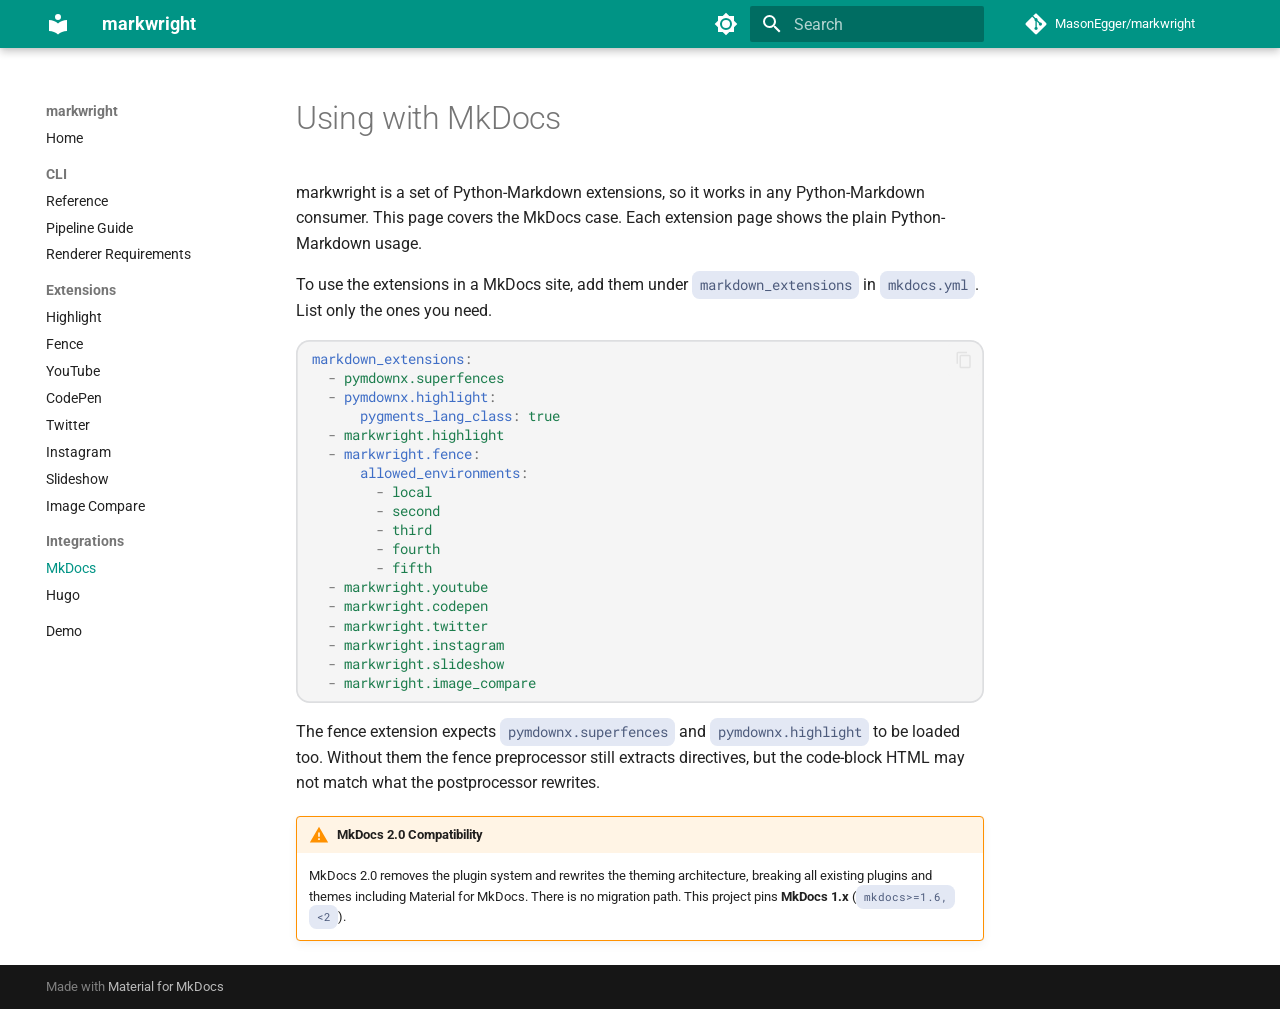
<file: integrations/mkdocs/index.html>
<!doctype html>
<html lang="en" class="no-js">
  <head>
    
      <meta charset="utf-8">
      <meta name="viewport" content="width=device-width,initial-scale=1">
      
        <meta name="description" content="Python-Markdown extensions ported from DigitalOcean's do-markdownit">
      
      
      
      
        <link rel="prev" href="../../extensions/image-compare/">
      
      
        <link rel="next" href="../hugo/">
      
      
        
      
      
      <link rel="icon" href="../../assets/images/favicon.png">
      <meta name="generator" content="mkdocs-1.6.1, mkdocs-material-9.7.5">
    
    
      
        <title>MkDocs - markwright</title>
      
    
    
      <link rel="stylesheet" href="../../assets/stylesheets/main.484c7ddc.min.css">
      
        
        <link rel="stylesheet" href="../../assets/stylesheets/palette.ab4e12ef.min.css">
      
      


    
    
      
    
    
      
        
        
        <link rel="preconnect" href="https://fonts.gstatic.com" crossorigin>
        <link rel="stylesheet" href="https://fonts.googleapis.com/css?family=Roboto:300,300i,400,400i,700,700i%7CRoboto+Mono:400,400i,700,700i&display=fallback">
        <style>:root{--md-text-font:"Roboto";--md-code-font:"Roboto Mono"}</style>
      
    
    
      <link rel="stylesheet" href="../../stylesheets/extra.css">
    
    <script>__md_scope=new URL("../..",location),__md_hash=e=>[...e].reduce(((e,_)=>(e<<5)-e+_.charCodeAt(0)),0),__md_get=(e,_=localStorage,t=__md_scope)=>JSON.parse(_.getItem(t.pathname+"."+e)),__md_set=(e,_,t=localStorage,a=__md_scope)=>{try{t.setItem(a.pathname+"."+e,JSON.stringify(_))}catch(e){}}</script>
    
      

    
    
  </head>
  
  
    
    
      
    
    
    
    
    <body dir="ltr" data-md-color-scheme="default" data-md-color-primary="teal" data-md-color-accent="teal">
  
    
    <input class="md-toggle" data-md-toggle="drawer" type="checkbox" id="__drawer" autocomplete="off">
    <input class="md-toggle" data-md-toggle="search" type="checkbox" id="__search" autocomplete="off">
    <label class="md-overlay" for="__drawer"></label>
    <div data-md-component="skip">
      
        
        <a href="#using-with-mkdocs" class="md-skip">
          Skip to content
        </a>
      
    </div>
    <div data-md-component="announce">
      
    </div>
    
    
      

  

<header class="md-header md-header--shadow" data-md-component="header">
  <nav class="md-header__inner md-grid" aria-label="Header">
    <a href="../.." title="markwright" class="md-header__button md-logo" aria-label="markwright" data-md-component="logo">
      
  
  <svg xmlns="http://www.w3.org/2000/svg" viewBox="0 0 24 24"><path d="M12 8a3 3 0 0 0 3-3 3 3 0 0 0-3-3 3 3 0 0 0-3 3 3 3 0 0 0 3 3m0 3.54C9.64 9.35 6.5 8 3 8v11c3.5 0 6.64 1.35 9 3.54 2.36-2.19 5.5-3.54 9-3.54V8c-3.5 0-6.64 1.35-9 3.54"/></svg>

    </a>
    <label class="md-header__button md-icon" for="__drawer">
      
      <svg xmlns="http://www.w3.org/2000/svg" viewBox="0 0 24 24"><path d="M3 6h18v2H3zm0 5h18v2H3zm0 5h18v2H3z"/></svg>
    </label>
    <div class="md-header__title" data-md-component="header-title">
      <div class="md-header__ellipsis">
        <div class="md-header__topic">
          <span class="md-ellipsis">
            markwright
          </span>
        </div>
        <div class="md-header__topic" data-md-component="header-topic">
          <span class="md-ellipsis">
            
              MkDocs
            
          </span>
        </div>
      </div>
    </div>
    
      
        <form class="md-header__option" data-md-component="palette">
  
    
    
    
    <input class="md-option" data-md-color-media="" data-md-color-scheme="default" data-md-color-primary="teal" data-md-color-accent="teal"  aria-label="Switch to dark mode"  type="radio" name="__palette" id="__palette_0">
    
      <label class="md-header__button md-icon" title="Switch to dark mode" for="__palette_1" hidden>
        <svg xmlns="http://www.w3.org/2000/svg" viewBox="0 0 24 24"><path d="M12 8a4 4 0 0 0-4 4 4 4 0 0 0 4 4 4 4 0 0 0 4-4 4 4 0 0 0-4-4m0 10a6 6 0 0 1-6-6 6 6 0 0 1 6-6 6 6 0 0 1 6 6 6 6 0 0 1-6 6m8-9.31V4h-4.69L12 .69 8.69 4H4v4.69L.69 12 4 15.31V20h4.69L12 23.31 15.31 20H20v-4.69L23.31 12z"/></svg>
      </label>
    
  
    
    
    
    <input class="md-option" data-md-color-media="" data-md-color-scheme="slate" data-md-color-primary="teal" data-md-color-accent="teal"  aria-label="Switch to light mode"  type="radio" name="__palette" id="__palette_1">
    
      <label class="md-header__button md-icon" title="Switch to light mode" for="__palette_0" hidden>
        <svg xmlns="http://www.w3.org/2000/svg" viewBox="0 0 24 24"><path d="M12 18c-.89 0-1.74-.2-2.5-.55C11.56 16.5 13 14.42 13 12s-1.44-4.5-3.5-5.45C10.26 6.2 11.11 6 12 6a6 6 0 0 1 6 6 6 6 0 0 1-6 6m8-9.31V4h-4.69L12 .69 8.69 4H4v4.69L.69 12 4 15.31V20h4.69L12 23.31 15.31 20H20v-4.69L23.31 12z"/></svg>
      </label>
    
  
</form>
      
    
    
      <script>var palette=__md_get("__palette");if(palette&&palette.color){if("(prefers-color-scheme)"===palette.color.media){var media=matchMedia("(prefers-color-scheme: light)"),input=document.querySelector(media.matches?"[data-md-color-media='(prefers-color-scheme: light)']":"[data-md-color-media='(prefers-color-scheme: dark)']");palette.color.media=input.getAttribute("data-md-color-media"),palette.color.scheme=input.getAttribute("data-md-color-scheme"),palette.color.primary=input.getAttribute("data-md-color-primary"),palette.color.accent=input.getAttribute("data-md-color-accent")}for(var[key,value]of Object.entries(palette.color))document.body.setAttribute("data-md-color-"+key,value)}</script>
    
    
    
      
      
        <label class="md-header__button md-icon" for="__search">
          
          <svg xmlns="http://www.w3.org/2000/svg" viewBox="0 0 24 24"><path d="M9.5 3A6.5 6.5 0 0 1 16 9.5c0 1.61-.59 3.09-1.56 4.23l.27.27h.79l5 5-1.5 1.5-5-5v-.79l-.27-.27A6.52 6.52 0 0 1 9.5 16 6.5 6.5 0 0 1 3 9.5 6.5 6.5 0 0 1 9.5 3m0 2C7 5 5 7 5 9.5S7 14 9.5 14 14 12 14 9.5 12 5 9.5 5"/></svg>
        </label>
        <div class="md-search" data-md-component="search" role="dialog">
  <label class="md-search__overlay" for="__search"></label>
  <div class="md-search__inner" role="search">
    <form class="md-search__form" name="search">
      <input type="text" class="md-search__input" name="query" aria-label="Search" placeholder="Search" autocapitalize="off" autocorrect="off" autocomplete="off" spellcheck="false" data-md-component="search-query" required>
      <label class="md-search__icon md-icon" for="__search">
        
        <svg xmlns="http://www.w3.org/2000/svg" viewBox="0 0 24 24"><path d="M9.5 3A6.5 6.5 0 0 1 16 9.5c0 1.61-.59 3.09-1.56 4.23l.27.27h.79l5 5-1.5 1.5-5-5v-.79l-.27-.27A6.52 6.52 0 0 1 9.5 16 6.5 6.5 0 0 1 3 9.5 6.5 6.5 0 0 1 9.5 3m0 2C7 5 5 7 5 9.5S7 14 9.5 14 14 12 14 9.5 12 5 9.5 5"/></svg>
        
        <svg xmlns="http://www.w3.org/2000/svg" viewBox="0 0 24 24"><path d="M20 11v2H8l5.5 5.5-1.42 1.42L4.16 12l7.92-7.92L13.5 5.5 8 11z"/></svg>
      </label>
      <nav class="md-search__options" aria-label="Search">
        
        <button type="reset" class="md-search__icon md-icon" title="Clear" aria-label="Clear" tabindex="-1">
          
          <svg xmlns="http://www.w3.org/2000/svg" viewBox="0 0 24 24"><path d="M19 6.41 17.59 5 12 10.59 6.41 5 5 6.41 10.59 12 5 17.59 6.41 19 12 13.41 17.59 19 19 17.59 13.41 12z"/></svg>
        </button>
      </nav>
      
    </form>
    <div class="md-search__output">
      <div class="md-search__scrollwrap" tabindex="0" data-md-scrollfix>
        <div class="md-search-result" data-md-component="search-result">
          <div class="md-search-result__meta">
            Initializing search
          </div>
          <ol class="md-search-result__list" role="presentation"></ol>
        </div>
      </div>
    </div>
  </div>
</div>
      
    
    
      <div class="md-header__source">
        <a href="https://github.com/MasonEgger/markwright" title="Go to repository" class="md-source" data-md-component="source">
  <div class="md-source__icon md-icon">
    
    <svg xmlns="http://www.w3.org/2000/svg" viewBox="0 0 448 512"><!--! Font Awesome Free 7.1.0 by @fontawesome - https://fontawesome.com License - https://fontawesome.com/license/free (Icons: CC BY 4.0, Fonts: SIL OFL 1.1, Code: MIT License) Copyright 2025 Fonticons, Inc.--><path d="M439.6 236.1 244 40.5c-5.4-5.5-12.8-8.5-20.4-8.5s-15 3-20.4 8.4L162.5 81l51.5 51.5c27.1-9.1 52.7 16.8 43.4 43.7l49.7 49.7c34.2-11.8 61.2 31 35.5 56.7-26.5 26.5-70.2-2.9-56-37.3L240.3 199v121.9c25.3 12.5 22.3 41.8 9.1 55-6.4 6.4-15.2 10.1-24.3 10.1s-17.8-3.6-24.3-10.1c-17.6-17.6-11.1-46.9 11.2-56v-123c-20.8-8.5-24.6-30.7-18.6-45L142.6 101 8.5 235.1C3 240.6 0 247.9 0 255.5s3 15 8.5 20.4l195.6 195.7c5.4 5.4 12.7 8.4 20.4 8.4s15-3 20.4-8.4l194.7-194.7c5.4-5.4 8.4-12.8 8.4-20.4s-3-15-8.4-20.4"/></svg>
  </div>
  <div class="md-source__repository">
    MasonEgger/markwright
  </div>
</a>
      </div>
    
  </nav>
  
</header>
    
    <div class="md-container" data-md-component="container">
      
      
        
          
        
      
      <main class="md-main" data-md-component="main">
        <div class="md-main__inner md-grid">
          
            
              
              <div class="md-sidebar md-sidebar--primary" data-md-component="sidebar" data-md-type="navigation" >
                <div class="md-sidebar__scrollwrap">
                  <div class="md-sidebar__inner">
                    



<nav class="md-nav md-nav--primary" aria-label="Navigation" data-md-level="0">
  <label class="md-nav__title" for="__drawer">
    <a href="../.." title="markwright" class="md-nav__button md-logo" aria-label="markwright" data-md-component="logo">
      
  
  <svg xmlns="http://www.w3.org/2000/svg" viewBox="0 0 24 24"><path d="M12 8a3 3 0 0 0 3-3 3 3 0 0 0-3-3 3 3 0 0 0-3 3 3 3 0 0 0 3 3m0 3.54C9.64 9.35 6.5 8 3 8v11c3.5 0 6.64 1.35 9 3.54 2.36-2.19 5.5-3.54 9-3.54V8c-3.5 0-6.64 1.35-9 3.54"/></svg>

    </a>
    markwright
  </label>
  
    <div class="md-nav__source">
      <a href="https://github.com/MasonEgger/markwright" title="Go to repository" class="md-source" data-md-component="source">
  <div class="md-source__icon md-icon">
    
    <svg xmlns="http://www.w3.org/2000/svg" viewBox="0 0 448 512"><!--! Font Awesome Free 7.1.0 by @fontawesome - https://fontawesome.com License - https://fontawesome.com/license/free (Icons: CC BY 4.0, Fonts: SIL OFL 1.1, Code: MIT License) Copyright 2025 Fonticons, Inc.--><path d="M439.6 236.1 244 40.5c-5.4-5.5-12.8-8.5-20.4-8.5s-15 3-20.4 8.4L162.5 81l51.5 51.5c27.1-9.1 52.7 16.8 43.4 43.7l49.7 49.7c34.2-11.8 61.2 31 35.5 56.7-26.5 26.5-70.2-2.9-56-37.3L240.3 199v121.9c25.3 12.5 22.3 41.8 9.1 55-6.4 6.4-15.2 10.1-24.3 10.1s-17.8-3.6-24.3-10.1c-17.6-17.6-11.1-46.9 11.2-56v-123c-20.8-8.5-24.6-30.7-18.6-45L142.6 101 8.5 235.1C3 240.6 0 247.9 0 255.5s3 15 8.5 20.4l195.6 195.7c5.4 5.4 12.7 8.4 20.4 8.4s15-3 20.4-8.4l194.7-194.7c5.4-5.4 8.4-12.8 8.4-20.4s-3-15-8.4-20.4"/></svg>
  </div>
  <div class="md-source__repository">
    MasonEgger/markwright
  </div>
</a>
    </div>
  
  <ul class="md-nav__list" data-md-scrollfix>
    
      
      
  
  
  
  
    <li class="md-nav__item">
      <a href="../.." class="md-nav__link">
        
  
  
  <span class="md-ellipsis">
    
  
    Home
  

    
  </span>
  
  

      </a>
    </li>
  

    
      
      
  
  
  
  
    
    
    
    
      
        
        
      
    
    
    <li class="md-nav__item md-nav__item--section md-nav__item--nested">
      
        
        
          
        
        <input class="md-nav__toggle md-toggle md-toggle--indeterminate" type="checkbox" id="__nav_2" >
        
          
          <label class="md-nav__link" for="__nav_2" id="__nav_2_label" tabindex="">
            
  
  
  <span class="md-ellipsis">
    
  
    CLI
  

    
  </span>
  
  

            <span class="md-nav__icon md-icon"></span>
          </label>
        
        <nav class="md-nav" data-md-level="1" aria-labelledby="__nav_2_label" aria-expanded="false">
          <label class="md-nav__title" for="__nav_2">
            <span class="md-nav__icon md-icon"></span>
            
  
    CLI
  

          </label>
          <ul class="md-nav__list" data-md-scrollfix>
            
              
                
  
  
  
  
    <li class="md-nav__item">
      <a href="../../cli/" class="md-nav__link">
        
  
  
  <span class="md-ellipsis">
    
  
    Reference
  

    
  </span>
  
  

      </a>
    </li>
  

              
            
              
                
  
  
  
  
    <li class="md-nav__item">
      <a href="../../pipeline/" class="md-nav__link">
        
  
  
  <span class="md-ellipsis">
    
  
    Pipeline Guide
  

    
  </span>
  
  

      </a>
    </li>
  

              
            
              
                
  
  
  
  
    <li class="md-nav__item">
      <a href="../../renderer-requirements/" class="md-nav__link">
        
  
  
  <span class="md-ellipsis">
    
  
    Renderer Requirements
  

    
  </span>
  
  

      </a>
    </li>
  

              
            
          </ul>
        </nav>
      
    </li>
  

    
      
      
  
  
  
  
    
    
    
    
      
        
        
      
    
    
    <li class="md-nav__item md-nav__item--section md-nav__item--nested">
      
        
        
          
        
        <input class="md-nav__toggle md-toggle md-toggle--indeterminate" type="checkbox" id="__nav_3" >
        
          
          <label class="md-nav__link" for="__nav_3" id="__nav_3_label" tabindex="">
            
  
  
  <span class="md-ellipsis">
    
  
    Extensions
  

    
  </span>
  
  

            <span class="md-nav__icon md-icon"></span>
          </label>
        
        <nav class="md-nav" data-md-level="1" aria-labelledby="__nav_3_label" aria-expanded="false">
          <label class="md-nav__title" for="__nav_3">
            <span class="md-nav__icon md-icon"></span>
            
  
    Extensions
  

          </label>
          <ul class="md-nav__list" data-md-scrollfix>
            
              
                
  
  
  
  
    <li class="md-nav__item">
      <a href="../../extensions/highlight/" class="md-nav__link">
        
  
  
  <span class="md-ellipsis">
    
  
    Highlight
  

    
  </span>
  
  

      </a>
    </li>
  

              
            
              
                
  
  
  
  
    <li class="md-nav__item">
      <a href="../../extensions/fence/" class="md-nav__link">
        
  
  
  <span class="md-ellipsis">
    
  
    Fence
  

    
  </span>
  
  

      </a>
    </li>
  

              
            
              
                
  
  
  
  
    <li class="md-nav__item">
      <a href="../../extensions/youtube/" class="md-nav__link">
        
  
  
  <span class="md-ellipsis">
    
  
    YouTube
  

    
  </span>
  
  

      </a>
    </li>
  

              
            
              
                
  
  
  
  
    <li class="md-nav__item">
      <a href="../../extensions/codepen/" class="md-nav__link">
        
  
  
  <span class="md-ellipsis">
    
  
    CodePen
  

    
  </span>
  
  

      </a>
    </li>
  

              
            
              
                
  
  
  
  
    <li class="md-nav__item">
      <a href="../../extensions/twitter/" class="md-nav__link">
        
  
  
  <span class="md-ellipsis">
    
  
    Twitter
  

    
  </span>
  
  

      </a>
    </li>
  

              
            
              
                
  
  
  
  
    <li class="md-nav__item">
      <a href="../../extensions/instagram/" class="md-nav__link">
        
  
  
  <span class="md-ellipsis">
    
  
    Instagram
  

    
  </span>
  
  

      </a>
    </li>
  

              
            
              
                
  
  
  
  
    <li class="md-nav__item">
      <a href="../../extensions/slideshow/" class="md-nav__link">
        
  
  
  <span class="md-ellipsis">
    
  
    Slideshow
  

    
  </span>
  
  

      </a>
    </li>
  

              
            
              
                
  
  
  
  
    <li class="md-nav__item">
      <a href="../../extensions/image-compare/" class="md-nav__link">
        
  
  
  <span class="md-ellipsis">
    
  
    Image Compare
  

    
  </span>
  
  

      </a>
    </li>
  

              
            
          </ul>
        </nav>
      
    </li>
  

    
      
      
  
  
    
  
  
  
    
    
    
    
      
        
        
      
    
    
    <li class="md-nav__item md-nav__item--active md-nav__item--section md-nav__item--nested">
      
        
        
        <input class="md-nav__toggle md-toggle " type="checkbox" id="__nav_4" checked>
        
          
          <label class="md-nav__link" for="__nav_4" id="__nav_4_label" tabindex="">
            
  
  
  <span class="md-ellipsis">
    
  
    Integrations
  

    
  </span>
  
  

            <span class="md-nav__icon md-icon"></span>
          </label>
        
        <nav class="md-nav" data-md-level="1" aria-labelledby="__nav_4_label" aria-expanded="true">
          <label class="md-nav__title" for="__nav_4">
            <span class="md-nav__icon md-icon"></span>
            
  
    Integrations
  

          </label>
          <ul class="md-nav__list" data-md-scrollfix>
            
              
                
  
  
    
  
  
  
    <li class="md-nav__item md-nav__item--active">
      
      <input class="md-nav__toggle md-toggle" type="checkbox" id="__toc">
      
      
        
      
      
      <a href="./" class="md-nav__link md-nav__link--active">
        
  
  
  <span class="md-ellipsis">
    
  
    MkDocs
  

    
  </span>
  
  

      </a>
      
    </li>
  

              
            
              
                
  
  
  
  
    <li class="md-nav__item">
      <a href="../hugo/" class="md-nav__link">
        
  
  
  <span class="md-ellipsis">
    
  
    Hugo
  

    
  </span>
  
  

      </a>
    </li>
  

              
            
          </ul>
        </nav>
      
    </li>
  

    
      
      
  
  
  
  
    <li class="md-nav__item">
      <a href="../../demo/" class="md-nav__link">
        
  
  
  <span class="md-ellipsis">
    
  
    Demo
  

    
  </span>
  
  

      </a>
    </li>
  

    
  </ul>
</nav>
                  </div>
                </div>
              </div>
            
            
              
              <div class="md-sidebar md-sidebar--secondary" data-md-component="sidebar" data-md-type="toc" >
                <div class="md-sidebar__scrollwrap">
                  <div class="md-sidebar__inner">
                    

<nav class="md-nav md-nav--secondary" aria-label="Table of contents">
  
  
  
    
  
  
</nav>
                  </div>
                </div>
              </div>
            
          
          
            <div class="md-content" data-md-component="content">
              
              <article class="md-content__inner md-typeset">
                
                  


  
  


<h1 id="using-with-mkdocs">Using with MkDocs<a class="headerlink" href="#using-with-mkdocs" title="Permanent link">&para;</a></h1>
<p>markwright is a set of Python-Markdown extensions, so it works in any Python-Markdown consumer.
This page covers the MkDocs case. Each extension page shows the plain Python-Markdown usage.</p>
<p>To use the extensions in a MkDocs site, add them under <code>markdown_extensions</code> in <code>mkdocs.yml</code>.
List only the ones you need.</p>
<div class="language-yaml highlight"><pre><span></span><code><span class="nt">markdown_extensions</span><span class="p">:</span>
<span class="w">  </span><span class="p p-Indicator">-</span><span class="w"> </span><span class="l l-Scalar l-Scalar-Plain">pymdownx.superfences</span>
<span class="w">  </span><span class="p p-Indicator">-</span><span class="w"> </span><span class="nt">pymdownx.highlight</span><span class="p">:</span>
<span class="w">      </span><span class="nt">pygments_lang_class</span><span class="p">:</span><span class="w"> </span><span class="l l-Scalar l-Scalar-Plain">true</span>
<span class="w">  </span><span class="p p-Indicator">-</span><span class="w"> </span><span class="l l-Scalar l-Scalar-Plain">markwright.highlight</span>
<span class="w">  </span><span class="p p-Indicator">-</span><span class="w"> </span><span class="nt">markwright.fence</span><span class="p">:</span>
<span class="w">      </span><span class="nt">allowed_environments</span><span class="p">:</span>
<span class="w">        </span><span class="p p-Indicator">-</span><span class="w"> </span><span class="l l-Scalar l-Scalar-Plain">local</span>
<span class="w">        </span><span class="p p-Indicator">-</span><span class="w"> </span><span class="l l-Scalar l-Scalar-Plain">second</span>
<span class="w">        </span><span class="p p-Indicator">-</span><span class="w"> </span><span class="l l-Scalar l-Scalar-Plain">third</span>
<span class="w">        </span><span class="p p-Indicator">-</span><span class="w"> </span><span class="l l-Scalar l-Scalar-Plain">fourth</span>
<span class="w">        </span><span class="p p-Indicator">-</span><span class="w"> </span><span class="l l-Scalar l-Scalar-Plain">fifth</span>
<span class="w">  </span><span class="p p-Indicator">-</span><span class="w"> </span><span class="l l-Scalar l-Scalar-Plain">markwright.youtube</span>
<span class="w">  </span><span class="p p-Indicator">-</span><span class="w"> </span><span class="l l-Scalar l-Scalar-Plain">markwright.codepen</span>
<span class="w">  </span><span class="p p-Indicator">-</span><span class="w"> </span><span class="l l-Scalar l-Scalar-Plain">markwright.twitter</span>
<span class="w">  </span><span class="p p-Indicator">-</span><span class="w"> </span><span class="l l-Scalar l-Scalar-Plain">markwright.instagram</span>
<span class="w">  </span><span class="p p-Indicator">-</span><span class="w"> </span><span class="l l-Scalar l-Scalar-Plain">markwright.slideshow</span>
<span class="w">  </span><span class="p p-Indicator">-</span><span class="w"> </span><span class="l l-Scalar l-Scalar-Plain">markwright.image_compare</span>
</code></pre></div>
<p>The fence extension expects <code>pymdownx.superfences</code> and <code>pymdownx.highlight</code> to be loaded too.
Without them the fence preprocessor still extracts directives, but the code-block HTML may not match what the postprocessor rewrites.</p>
<div class="admonition warning">
<p class="admonition-title">MkDocs 2.0 Compatibility</p>
<p>MkDocs 2.0 removes the plugin system and rewrites the theming architecture, breaking all existing plugins and themes including Material for MkDocs. There is no migration path. This project pins <strong>MkDocs 1.x</strong> (<code>mkdocs&gt;=1.6,&lt;2</code>).</p>
</div>












                
              </article>
            </div>
          
          
<script>var target=document.getElementById(location.hash.slice(1));target&&target.name&&(target.checked=target.name.startsWith("__tabbed_"))</script>
        </div>
        
      </main>
      
        <footer class="md-footer">
  
  <div class="md-footer-meta md-typeset">
    <div class="md-footer-meta__inner md-grid">
      <div class="md-copyright">
  
  
    Made with
    <a href="https://squidfunk.github.io/mkdocs-material/" target="_blank" rel="noopener">
      Material for MkDocs
    </a>
  
</div>
      
    </div>
  </div>
</footer>
      
    </div>
    <div class="md-dialog" data-md-component="dialog">
      <div class="md-dialog__inner md-typeset"></div>
    </div>
    
    
    
      
      
      <script id="__config" type="application/json">{"annotate": null, "base": "../..", "features": ["content.code.copy", "navigation.sections", "navigation.expand", "toc.follow"], "search": "../../assets/javascripts/workers/search.2c215733.min.js", "tags": null, "translations": {"clipboard.copied": "Copied to clipboard", "clipboard.copy": "Copy to clipboard", "search.result.more.one": "1 more on this page", "search.result.more.other": "# more on this page", "search.result.none": "No matching documents", "search.result.one": "1 matching document", "search.result.other": "# matching documents", "search.result.placeholder": "Type to start searching", "search.result.term.missing": "Missing", "select.version": "Select version"}, "version": null}</script>
    
    
      <script src="../../assets/javascripts/bundle.79ae519e.min.js"></script>
      
    
  </body>
</html>
</file>
<file: stylesheets/extra.css>
/* --- markwright extension styles — aligned to DigitalOcean's do-markdownit ---
   Layout and accent colors follow the do-markdownit reference while keeping
   Material's light code theme; only the structural pieces are restyled. */

/* Rounded DO-style block corners + faint stroke (the wireframe look). */
.md-typeset .highlight > pre > code {
    border-radius: 1em;
    box-shadow: inset 0 0 0 0.125em rgba(17, 25, 46, 0.1);
}

/* Inline code: DigitalOcean light pill. */
.md-typeset :not(pre) > code {
    background-color: #e3e8f4;
    color: #4d5b7c;
    border-radius: 0.375rem;
    padding: 0.25rem 0.375rem;
}

/* Code labels — integrated header bar sitting flush on the block.
   Defaults to the MkDocs theme's primary color so the label matches the site
   chrome; override --do-code-label-bg / --do-code-label-fg in your own CSS to
   set a custom color without touching the theme palette. */
.code-label {
    background-color: var(--do-code-label-bg, var(--md-primary-fg-color));
    color: var(--do-code-label-fg, var(--md-primary-bg-color));
    border-radius: 1em 1em 0 0;
    display: flex;
    justify-content: space-between;
    align-items: center;
    padding: 0.5em 1em;
    font-size: 0.75rem;
    font-family: var(--md-code-font-family);
    position: relative;
    z-index: 2;
}

.code-label + .highlight,
.code-label + .highlight > pre {
    margin-top: 0;
}

.code-label + .highlight > pre > code {
    border-top-left-radius: 0;
    border-top-right-radius: 0;
}

/* Secondary label — muted header line inside the block. */
.secondary-code-label {
    display: block;
    color: #081b4b;
    margin: 0 0 0.25rem;
}

/* Highlight marks: a rounded yellow pill in prose. box-decoration-break keeps
   it intact across line wraps instead of breaking into stepped boxes. */
.md-typeset mark {
    background: #ffe175;
    border-radius: 0.2em;
    color: inherit;
    padding: 0.12em 0.25em;
    box-decoration-break: clone;
    -webkit-box-decoration-break: clone;
}

/* Inside code blocks a single highlight becomes several per-token <mark>
   fragments. Drop the horizontal padding and corner radius so the fragments
   butt together into one continuous bar instead of separate bumps. */
.md-typeset .highlight mark {
    padding: 0.12em 0;
    border-radius: 0;
}

/* Environments tint the whole block, one color each (DO light palette). */
pre.environment-local {
    --md-code-bg-color: #f7f8fb;
}

pre.environment-second {
    --md-code-bg-color: #f4fbff;
}

pre.environment-third {
    --md-code-bg-color: #fff9f4;
}

pre.environment-fourth {
    --md-code-bg-color: #f9fdf6;
}

pre.environment-fifth {
    --md-code-bg-color: #fff4fd;
}

/* Line prefixes — DO renders data-prefix via ::before, color follows the
   block's text color. */
pre.prefixed code {
    white-space: normal;
}

pre.prefixed code ol {
    list-style: none;
    margin: 0;
    padding: 0;
}

pre.prefixed code ol li {
    margin: 0;
    padding: 0;
    white-space: pre;
}

pre.prefixed code ol li::before {
    content: attr(data-prefix);
    display: inline-block;
    margin: 0 0.625rem 0 0.25rem;
    text-align: right;
    color: var(--md-code-fg-color);
    user-select: none;
    -webkit-user-select: none;
}

/* Command / super-user / custom prompts: a tidy left-aligned gutter so the
   prompt sits flush with the block edge and the command follows after a single
   space, instead of the stray indent line numbers don't have. */
pre.prefixed:not(.line_numbers) code ol li {
    margin-left: -0.25rem;
}

pre.prefixed:not(.line_numbers) code ol li::before {
    min-width: 1ch;
    text-align: left;
    margin: 0 0.5rem 0 0.25rem;
}

/* Line numbers — separator bar with widths that grow with the line count. */
pre.prefixed.line_numbers code ol li {
    margin-left: -0.25rem;
}

pre.prefixed.line_numbers code ol li::before {
    border-right: 1px solid color-mix(in srgb, var(--md-code-fg-color) 50%, transparent);
    padding-right: 0.25rem;
    width: 2ch;
}

pre.prefixed.line_numbers code ol li:first-child:nth-last-child(n + 10)::before,
pre.prefixed.line_numbers code ol li:first-child:nth-last-child(n + 10) ~ li::before {
    width: 3ch;
}

pre.prefixed.line_numbers code ol li:first-child:nth-last-child(n + 100)::before,
pre.prefixed.line_numbers code ol li:first-child:nth-last-child(n + 100) ~ li::before {
    width: 4ch;
}

/* YouTube */
iframe.youtube {
    max-width: 100%;
    display: block;
    margin: 1em auto;
    border: none;
}

/* Twitter */
.twitter {
    margin: 1em 0;
}

/* Instagram */
.instagram {
    margin: 1em 0;
}

/* Slideshow */
.slideshow {
    position: relative;
    overflow: hidden;
    margin: 1em auto;
    border-radius: 0.25em;
}

.slideshow .slides {
    display: flex;
    overflow-x: auto;
    scroll-snap-type: x mandatory;
    scroll-behavior: smooth;
    -webkit-overflow-scrolling: touch;
}

.slideshow .slides::-webkit-scrollbar {
    display: none;
}

.slideshow .slides img {
    scroll-snap-align: start;
    flex-shrink: 0;
    width: 100%;
    height: 100%;
    object-fit: cover;
}

.slideshow .action {
    position: absolute;
    top: 50%;
    transform: translateY(-50%);
    cursor: pointer;
    font-size: 2.5em;
    background: rgba(0, 0, 0, 0.4);
    color: white;
    padding: 0.2em 0.4em;
    z-index: 1;
    user-select: none;
    -webkit-user-select: none;
    line-height: 1;
    border-radius: 0.15em;
    transition: background 0.2s;
}

.slideshow .action:hover {
    background: rgba(0, 0, 0, 0.7);
}

.slideshow .action.left {
    left: 0.5em;
}

.slideshow .action.right {
    right: 0.5em;
}

/* Image Compare */
.image-compare {
    position: relative;
    overflow: hidden;
    margin: 1em auto;
    border-radius: 0.25em;
}

.image-compare img {
    display: block;
    width: 100%;
    height: 100%;
    object-fit: cover;
}

.image-compare .image-left {
    position: absolute;
    top: 0;
    left: 0;
    clip-path: inset(0 calc(100% - var(--value)) 0 0);
}

.image-compare .image-right {
    width: 100%;
}

.image-compare .control {
    position: absolute;
    top: 0;
    left: 0;
    width: 100%;
    height: 100%;
    margin: 0;
    appearance: none;
    -webkit-appearance: none;
    background: transparent;
    cursor: ew-resize;
    z-index: 2;
}

.image-compare .control::-webkit-slider-thumb {
    -webkit-appearance: none;
    width: 4px;
    height: 100vh;
    background: white;
    cursor: ew-resize;
    box-shadow: 0 0 4px rgba(0, 0, 0, 0.5);
}

.image-compare .control::-moz-range-thumb {
    width: 4px;
    height: 100vh;
    background: white;
    cursor: ew-resize;
    border: none;
    box-shadow: 0 0 4px rgba(0, 0, 0, 0.5);
}

.image-compare .control-arrow {
    position: absolute;
    top: 50%;
    left: var(--value);
    transform: translate(-50%, -50%);
    width: 40px;
    height: 40px;
    pointer-events: none;
    z-index: 3;
    filter: drop-shadow(0 0 2px rgba(0, 0, 0, 0.5));
    color: white;
}
</file>
<file: assets/stylesheets/main.484c7ddc.min.css>
@charset "UTF-8";html{-webkit-text-size-adjust:none;-moz-text-size-adjust:none;text-size-adjust:none;box-sizing:border-box}*,:after,:before{box-sizing:inherit}@media (prefers-reduced-motion){*,:after,:before{transition:none!important}}body{margin:0}a,button,input,label{-webkit-tap-highlight-color:transparent}a{color:inherit;text-decoration:none}hr{border:0;box-sizing:initial;display:block;height:.05rem;overflow:visible;padding:0}small{font-size:80%}sub,sup{line-height:1em}img{border-style:none}table{border-collapse:initial;border-spacing:0}td,th{font-weight:400;vertical-align:top}button{background:#0000;border:0;font-family:inherit;font-size:inherit;margin:0;padding:0}input{border:0;outline:none}:root{--md-primary-fg-color:#4051b5;--md-primary-fg-color--light:#5d6cc0;--md-primary-fg-color--dark:#303fa1;--md-primary-bg-color:#fff;--md-primary-bg-color--light:#ffffffb3;--md-accent-fg-color:#526cfe;--md-accent-fg-color--transparent:#526cfe1a;--md-accent-bg-color:#fff;--md-accent-bg-color--light:#ffffffb3}[data-md-color-scheme=default]{color-scheme:light}[data-md-color-scheme=default] img[src$="#gh-dark-mode-only"],[data-md-color-scheme=default] img[src$="#only-dark"]{display:none}:root,[data-md-color-scheme=default]{--md-hue:225deg;--md-default-fg-color:#000000de;--md-default-fg-color--light:#0000008a;--md-default-fg-color--lighter:#00000052;--md-default-fg-color--lightest:#00000012;--md-default-bg-color:#fff;--md-default-bg-color--light:#ffffffb3;--md-default-bg-color--lighter:#ffffff4d;--md-default-bg-color--lightest:#ffffff1f;--md-code-fg-color:#36464e;--md-code-bg-color:#f5f5f5;--md-code-bg-color--light:#f5f5f5b3;--md-code-bg-color--lighter:#f5f5f54d;--md-code-hl-color:#4287ff;--md-code-hl-color--light:#4287ff1a;--md-code-hl-number-color:#d52a2a;--md-code-hl-special-color:#db1457;--md-code-hl-function-color:#a846b9;--md-code-hl-constant-color:#6e59d9;--md-code-hl-keyword-color:#3f6ec6;--md-code-hl-string-color:#1c7d4d;--md-code-hl-name-color:var(--md-code-fg-color);--md-code-hl-operator-color:var(--md-default-fg-color--light);--md-code-hl-punctuation-color:var(--md-default-fg-color--light);--md-code-hl-comment-color:var(--md-default-fg-color--light);--md-code-hl-generic-color:var(--md-default-fg-color--light);--md-code-hl-variable-color:var(--md-default-fg-color--light);--md-typeset-color:var(--md-default-fg-color);--md-typeset-a-color:var(--md-primary-fg-color);--md-typeset-del-color:#f5503d26;--md-typeset-ins-color:#0bd57026;--md-typeset-kbd-color:#fafafa;--md-typeset-kbd-accent-color:#fff;--md-typeset-kbd-border-color:#b8b8b8;--md-typeset-mark-color:#ffff0080;--md-typeset-table-color:#0000001f;--md-typeset-table-color--light:rgba(0,0,0,.035);--md-admonition-fg-color:var(--md-default-fg-color);--md-admonition-bg-color:var(--md-default-bg-color);--md-warning-fg-color:#000000de;--md-warning-bg-color:#ff9;--md-footer-fg-color:#fff;--md-footer-fg-color--light:#ffffffb3;--md-footer-fg-color--lighter:#ffffff73;--md-footer-bg-color:#000000de;--md-footer-bg-color--dark:#00000052;--md-shadow-z1:0 0.2rem 0.5rem #0000000d,0 0 0.05rem #0000001a;--md-shadow-z2:0 0.2rem 0.5rem #0000001a,0 0 0.05rem #00000040;--md-shadow-z3:0 0.2rem 0.5rem #0003,0 0 0.05rem #00000059}.md-icon svg{fill:currentcolor;display:block;height:1.2rem;width:1.2rem}body{-webkit-font-smoothing:antialiased;-moz-osx-font-smoothing:grayscale;--md-text-font-family:var(--md-text-font,_),-apple-system,BlinkMacSystemFont,Helvetica,Arial,sans-serif;--md-code-font-family:var(--md-code-font,_),SFMono-Regular,Consolas,Menlo,monospace}aside,body,input{font-feature-settings:"kern","liga";color:var(--md-typeset-color);font-family:var(--md-text-font-family)}code,kbd,pre{font-feature-settings:"kern";font-family:var(--md-code-font-family)}:root{--md-typeset-table-sort-icon:url('data:image/svg+xml;charset=utf-8,<svg xmlns="http://www.w3.org/2000/svg" viewBox="0 0 24 24"><path d="m18 21-4-4h3V7h-3l4-4 4 4h-3v10h3M2 19v-2h10v2M2 13v-2h7v2M2 7V5h4v2z"/></svg>');--md-typeset-table-sort-icon--asc:url('data:image/svg+xml;charset=utf-8,<svg xmlns="http://www.w3.org/2000/svg" viewBox="0 0 24 24"><path d="M19 17h3l-4 4-4-4h3V3h2M2 17h10v2H2M6 5v2H2V5m0 6h7v2H2z"/></svg>');--md-typeset-table-sort-icon--desc:url('data:image/svg+xml;charset=utf-8,<svg xmlns="http://www.w3.org/2000/svg" viewBox="0 0 24 24"><path d="M19 7h3l-4-4-4 4h3v14h2M2 17h10v2H2M6 5v2H2V5m0 6h7v2H2z"/></svg>')}.md-typeset{-webkit-print-color-adjust:exact;color-adjust:exact;font-size:.8rem;line-height:1.6;overflow-wrap:break-word}@media print{.md-typeset{font-size:.68rem}}.md-typeset blockquote,.md-typeset dl,.md-typeset figure,.md-typeset ol,.md-typeset pre,.md-typeset ul{margin-bottom:1em;margin-top:1em}.md-typeset h1{color:var(--md-default-fg-color--light);font-size:2em;line-height:1.3;margin:0 0 1.25em}.md-typeset h1,.md-typeset h2{font-weight:300;letter-spacing:-.01em}.md-typeset h2{font-size:1.5625em;line-height:1.4;margin:1.6em 0 .64em}.md-typeset h3{font-size:1.25em;font-weight:400;letter-spacing:-.01em;line-height:1.5;margin:1.6em 0 .8em}.md-typeset h2+h3{margin-top:.8em}.md-typeset h4{font-weight:700;letter-spacing:-.01em;margin:1em 0}.md-typeset h5,.md-typeset h6{color:var(--md-default-fg-color--light);font-size:.8em;font-weight:700;letter-spacing:-.01em;margin:1.25em 0}.md-typeset h5{text-transform:uppercase}.md-typeset h5 code{text-transform:none}.md-typeset hr{border-bottom:.05rem solid var(--md-default-fg-color--lightest);display:flow-root;margin:1.5em 0}.md-typeset a{color:var(--md-typeset-a-color);word-break:break-word}.md-typeset a,.md-typeset a:before{transition:color 125ms}.md-typeset a:focus,.md-typeset a:hover{color:var(--md-accent-fg-color)}.md-typeset a:focus code,.md-typeset a:hover code{background-color:var(--md-accent-fg-color--transparent);color:var(--md-accent-fg-color)}.md-typeset a code{color:var(--md-typeset-a-color)}.md-typeset a.focus-visible{outline-color:var(--md-accent-fg-color);outline-offset:.2rem}.md-typeset code,.md-typeset kbd,.md-typeset pre{color:var(--md-code-fg-color);direction:ltr;font-variant-ligatures:none;transition:background-color 125ms}@media print{.md-typeset code,.md-typeset kbd,.md-typeset pre{white-space:pre-wrap}}.md-typeset code{background-color:var(--md-code-bg-color);border-radius:.1rem;-webkit-box-decoration-break:clone;box-decoration-break:clone;font-size:.85em;padding:0 .2941176471em;transition:color 125ms,background-color 125ms;word-break:break-word}.md-typeset code:not(.focus-visible){-webkit-tap-highlight-color:transparent;outline:none}.md-typeset pre{display:flow-root;line-height:1.4;position:relative}.md-typeset pre>code{-webkit-box-decoration-break:slice;box-decoration-break:slice;box-shadow:none;display:block;margin:0;outline-color:var(--md-accent-fg-color);overflow:auto;padding:.7720588235em 1.1764705882em;scrollbar-color:var(--md-default-fg-color--lighter) #0000;scrollbar-width:thin;touch-action:auto;word-break:normal}.md-typeset pre>code:hover{scrollbar-color:var(--md-accent-fg-color) #0000}.md-typeset pre>code::-webkit-scrollbar{height:.2rem;width:.2rem}.md-typeset pre>code::-webkit-scrollbar-thumb{background-color:var(--md-default-fg-color--lighter)}.md-typeset pre>code::-webkit-scrollbar-thumb:hover{background-color:var(--md-accent-fg-color)}.md-typeset kbd{background-color:var(--md-typeset-kbd-color);border-radius:.1rem;box-shadow:0 .1rem 0 .05rem var(--md-typeset-kbd-border-color),0 .1rem 0 var(--md-typeset-kbd-border-color),0 -.1rem .2rem var(--md-typeset-kbd-accent-color) inset;color:var(--md-default-fg-color);display:inline-block;font-size:.75em;padding:0 .6666666667em;vertical-align:text-top;word-break:break-word}.md-typeset mark{background-color:var(--md-typeset-mark-color);-webkit-box-decoration-break:clone;box-decoration-break:clone;color:inherit;word-break:break-word}.md-typeset abbr{cursor:help;text-decoration:none}.md-typeset [data-preview],.md-typeset abbr{border-bottom:.05rem dotted var(--md-default-fg-color--light)}.md-typeset small{opacity:.75}[dir=ltr] .md-typeset sub,[dir=ltr] .md-typeset sup{margin-left:.078125em}[dir=rtl] .md-typeset sub,[dir=rtl] .md-typeset sup{margin-right:.078125em}[dir=ltr] .md-typeset blockquote{padding-left:.6rem}[dir=rtl] .md-typeset blockquote{padding-right:.6rem}[dir=ltr] .md-typeset blockquote{border-left:.2rem solid var(--md-default-fg-color--lighter)}[dir=rtl] .md-typeset blockquote{border-right:.2rem solid var(--md-default-fg-color--lighter)}.md-typeset blockquote{color:var(--md-default-fg-color--light);margin-left:0;margin-right:0}.md-typeset ul{list-style-type:disc}.md-typeset ul[type]{list-style-type:revert-layer}[dir=ltr] .md-typeset ol,[dir=ltr] .md-typeset ul{margin-left:.625em}[dir=rtl] .md-typeset ol,[dir=rtl] .md-typeset ul{margin-right:.625em}.md-typeset ol,.md-typeset ul{padding:0}.md-typeset ol:not([hidden]),.md-typeset ul:not([hidden]){display:flow-root}.md-typeset ol ol,.md-typeset ul ol{list-style-type:lower-alpha}.md-typeset ol ol ol,.md-typeset ul ol ol{list-style-type:lower-roman}.md-typeset ol ol ol ol,.md-typeset ul ol ol ol{list-style-type:upper-alpha}.md-typeset ol ol ol ol ol,.md-typeset ul ol ol ol ol{list-style-type:upper-roman}.md-typeset ol[type],.md-typeset ul[type]{list-style-type:revert-layer}[dir=ltr] .md-typeset ol li,[dir=ltr] .md-typeset ul li{margin-left:1.25em}[dir=rtl] .md-typeset ol li,[dir=rtl] .md-typeset ul li{margin-right:1.25em}.md-typeset ol li,.md-typeset ul li{margin-bottom:.5em}.md-typeset ol li blockquote,.md-typeset ol li p,.md-typeset ul li blockquote,.md-typeset ul li p{margin:.5em 0}.md-typeset ol li:last-child,.md-typeset ul li:last-child{margin-bottom:0}[dir=ltr] .md-typeset ol li ol,[dir=ltr] .md-typeset ol li ul,[dir=ltr] .md-typeset ul li ol,[dir=ltr] .md-typeset ul li ul{margin-left:.625em}[dir=rtl] .md-typeset ol li ol,[dir=rtl] .md-typeset ol li ul,[dir=rtl] .md-typeset ul li ol,[dir=rtl] .md-typeset ul li ul{margin-right:.625em}.md-typeset ol li ol,.md-typeset ol li ul,.md-typeset ul li ol,.md-typeset ul li ul{margin-bottom:.5em;margin-top:.5em}[dir=ltr] .md-typeset dd{margin-left:1.875em}[dir=rtl] .md-typeset dd{margin-right:1.875em}.md-typeset dd{margin-bottom:1.5em;margin-top:1em}.md-typeset img,.md-typeset svg,.md-typeset video{height:auto;max-width:100%}.md-typeset img[align=left]{margin:1em 1em 1em 0}.md-typeset img[align=right]{margin:1em 0 1em 1em}.md-typeset img[align]:only-child{margin-top:0}.md-typeset figure{display:flow-root;margin:1em auto;max-width:100%;text-align:center;width:fit-content}.md-typeset figure img{display:block;margin:0 auto}.md-typeset figcaption{font-style:italic;margin:1em auto;max-width:24rem}.md-typeset iframe{max-width:100%}.md-typeset table:not([class]){background-color:var(--md-default-bg-color);border:.05rem solid var(--md-typeset-table-color);border-radius:.1rem;display:inline-block;font-size:.64rem;max-width:100%;overflow:auto;touch-action:auto}@media print{.md-typeset table:not([class]){display:table}}.md-typeset table:not([class])+*{margin-top:1.5em}.md-typeset table:not([class]) td>:first-child,.md-typeset table:not([class]) th>:first-child{margin-top:0}.md-typeset table:not([class]) td>:last-child,.md-typeset table:not([class]) th>:last-child{margin-bottom:0}.md-typeset table:not([class]) td:not([align]),.md-typeset table:not([class]) th:not([align]){text-align:left}[dir=rtl] .md-typeset table:not([class]) td:not([align]),[dir=rtl] .md-typeset table:not([class]) th:not([align]){text-align:right}.md-typeset table:not([class]) th{font-weight:700;min-width:5rem;padding:.9375em 1.25em;vertical-align:top}.md-typeset table:not([class]) td{border-top:.05rem solid var(--md-typeset-table-color);padding:.9375em 1.25em;vertical-align:top}.md-typeset table:not([class]) tbody tr{transition:background-color 125ms}.md-typeset table:not([class]) tbody tr:hover{background-color:var(--md-typeset-table-color--light);box-shadow:0 .05rem 0 var(--md-default-bg-color) inset}.md-typeset table:not([class]) a{word-break:normal}.md-typeset table th[role=columnheader]{cursor:pointer}[dir=ltr] .md-typeset table th[role=columnheader]:after{margin-left:.5em}[dir=rtl] .md-typeset table th[role=columnheader]:after{margin-right:.5em}.md-typeset table th[role=columnheader]:after{content:"";display:inline-block;height:1.2em;-webkit-mask-image:var(--md-typeset-table-sort-icon);mask-image:var(--md-typeset-table-sort-icon);-webkit-mask-repeat:no-repeat;mask-repeat:no-repeat;-webkit-mask-size:contain;mask-size:contain;transition:background-color 125ms;vertical-align:text-bottom;width:1.2em}.md-typeset table th[role=columnheader]:hover:after{background-color:var(--md-default-fg-color--lighter)}.md-typeset table th[role=columnheader][aria-sort=ascending]:after{background-color:var(--md-default-fg-color--light);-webkit-mask-image:var(--md-typeset-table-sort-icon--asc);mask-image:var(--md-typeset-table-sort-icon--asc)}.md-typeset table th[role=columnheader][aria-sort=descending]:after{background-color:var(--md-default-fg-color--light);-webkit-mask-image:var(--md-typeset-table-sort-icon--desc);mask-image:var(--md-typeset-table-sort-icon--desc)}.md-typeset__scrollwrap{margin:1em -.8rem;overflow-x:auto;touch-action:auto}.md-typeset__table{display:inline-block;margin-bottom:.5em;padding:0 .8rem}@media print{.md-typeset__table{display:block}}html .md-typeset__table table{display:table;margin:0;overflow:hidden;width:100%}@media screen and (max-width:44.984375em){.md-content__inner>pre{margin:1em -.8rem}.md-content__inner>pre code{border-radius:0}}.md-typeset .md-author{border-radius:100%;display:block;flex-shrink:0;height:1.6rem;overflow:hidden;position:relative;transition:color 125ms,transform 125ms;width:1.6rem}.md-typeset .md-author img{display:block}.md-typeset .md-author--more{background:var(--md-default-fg-color--lightest);color:var(--md-default-fg-color--lighter);font-size:.6rem;font-weight:700;line-height:1.6rem;text-align:center}.md-typeset .md-author--long{height:2.4rem;width:2.4rem}.md-typeset a.md-author{transform:scale(1)}.md-typeset a.md-author img{border-radius:100%;filter:grayscale(100%) opacity(75%);transition:filter 125ms}.md-typeset a.md-author:focus,.md-typeset a.md-author:hover{transform:scale(1.1);z-index:1}.md-typeset a.md-author:focus img,.md-typeset a.md-author:hover img{filter:grayscale(0)}.md-banner{background-color:var(--md-footer-bg-color);color:var(--md-footer-fg-color);overflow:auto}@media print{.md-banner{display:none}}.md-banner--warning{background-color:var(--md-warning-bg-color);color:var(--md-warning-fg-color)}.md-banner__inner{font-size:.7rem;margin:.6rem auto;padding:0 .8rem}[dir=ltr] .md-banner__button{float:right}[dir=rtl] .md-banner__button{float:left}.md-banner__button{color:inherit;cursor:pointer;transition:opacity .25s}.no-js .md-banner__button{display:none}.md-banner__button:hover{opacity:.7}html{font-size:125%;height:100%;overflow-x:hidden}@media screen and (min-width:100em){html{font-size:137.5%}}@media screen and (min-width:125em){html{font-size:150%}}body{background-color:var(--md-default-bg-color);display:flex;flex-direction:column;font-size:.5rem;min-height:100%;position:relative;width:100%}@media print{body{display:block}}@media screen and (max-width:59.984375em){body[data-md-scrolllock]{position:fixed}}.md-grid{margin-left:auto;margin-right:auto;max-width:61rem}.md-container{display:flex;flex-direction:column;flex-grow:1}@media print{.md-container{display:block}}.md-main{flex-grow:1}.md-main__inner{display:flex;height:100%;margin-top:1.5rem}.md-ellipsis{overflow:hidden;text-overflow:ellipsis}.md-toggle{display:none}.md-option{height:0;opacity:0;position:absolute;width:0}.md-option:checked+label:not([hidden]){display:block}.md-option.focus-visible+label{outline-color:var(--md-accent-fg-color);outline-style:auto}.md-skip{background-color:var(--md-default-fg-color);border-radius:.1rem;color:var(--md-default-bg-color);font-size:.64rem;margin:.5rem;opacity:0;outline-color:var(--md-accent-fg-color);padding:.3rem .5rem;position:fixed;transform:translateY(.4rem);z-index:-1}.md-skip:focus{opacity:1;transform:translateY(0);transition:transform .25s cubic-bezier(.4,0,.2,1),opacity 175ms 75ms;z-index:10}@page{margin:25mm}:root{--md-clipboard-icon:url('data:image/svg+xml;charset=utf-8,<svg xmlns="http://www.w3.org/2000/svg" viewBox="0 0 24 24"><path d="M19 21H8V7h11m0-2H8a2 2 0 0 0-2 2v14a2 2 0 0 0 2 2h11a2 2 0 0 0 2-2V7a2 2 0 0 0-2-2m-3-4H4a2 2 0 0 0-2 2v14h2V3h12z"/></svg>')}.md-clipboard{border-radius:.1rem;color:var(--md-default-fg-color--lightest);cursor:pointer;height:1.5em;outline-color:var(--md-accent-fg-color);outline-offset:.1rem;transition:color .25s;width:1.5em;z-index:1}@media print{.md-clipboard{display:none}}.md-clipboard:not(.focus-visible){-webkit-tap-highlight-color:transparent;outline:none}:hover>.md-clipboard{color:var(--md-default-fg-color--light)}.md-clipboard:focus,.md-clipboard:hover{color:var(--md-accent-fg-color)}.md-clipboard:after{background-color:currentcolor;content:"";display:block;height:1.125em;margin:0 auto;-webkit-mask-image:var(--md-clipboard-icon);mask-image:var(--md-clipboard-icon);-webkit-mask-position:center;mask-position:center;-webkit-mask-repeat:no-repeat;mask-repeat:no-repeat;-webkit-mask-size:contain;mask-size:contain;width:1.125em}.md-clipboard--inline{cursor:pointer}.md-clipboard--inline code{transition:color .25s,background-color .25s}.md-clipboard--inline:focus code,.md-clipboard--inline:hover code{background-color:var(--md-accent-fg-color--transparent);color:var(--md-accent-fg-color)}:root{--md-code-select-icon:url('data:image/svg+xml;charset=utf-8,<svg xmlns="http://www.w3.org/2000/svg" viewBox="0 0 24 24"><path d="M19 19h-4v2h4c1.1 0 2-.9 2-2v-4h-2m0-12h-4v2h4v4h2V5c0-1.1-.9-2-2-2M5 5h4V3H5c-1.1 0-2 .9-2 2v4h2m0 6H3v4c0 1.1.9 2 2 2h4v-2H5zm2-4h2v2H7zm4 0h2v2h-2zm4 0h2v2h-2zM7 7h2v2H7zm4 0h2v2h-2zm4 0h2v2h-2zm-8 8h2v2H7zm4 0h2v2h-2zm4 0h2v2h-2z"/></svg>');--md-code-copy-icon:url('data:image/svg+xml;charset=utf-8,<svg xmlns="http://www.w3.org/2000/svg" viewBox="0 0 24 24"><path d="M19 21H8V7h11m0-2H8a2 2 0 0 0-2 2v14a2 2 0 0 0 2 2h11a2 2 0 0 0 2-2V7a2 2 0 0 0-2-2m-3-4H4a2 2 0 0 0-2 2v14h2V3h12z"/></svg>')}.md-typeset .md-code__content{display:grid}.md-code__nav{background-color:var(--md-code-bg-color--lighter);border-radius:.1rem;display:flex;gap:.2rem;padding:.2rem;position:absolute;right:.25em;top:.25em;transition:background-color .25s;z-index:1}:hover>.md-code__nav{background-color:var(--md-code-bg-color--light)}.md-code__button{color:var(--md-default-fg-color--lightest);cursor:pointer;display:block;height:1.5em;outline-color:var(--md-accent-fg-color);outline-offset:.1rem;transition:color .25s;width:1.5em}:hover>*>.md-code__button{color:var(--md-default-fg-color--light)}.md-code__button.focus-visible,.md-code__button:hover{color:var(--md-accent-fg-color)}.md-code__button--active{color:var(--md-default-fg-color)!important}.md-code__button:after{background-color:currentcolor;content:"";display:block;height:1.125em;margin:0 auto;-webkit-mask-position:center;mask-position:center;-webkit-mask-repeat:no-repeat;mask-repeat:no-repeat;-webkit-mask-size:contain;mask-size:contain;width:1.125em}.md-code__button[data-md-type=select]:after{-webkit-mask-image:var(--md-code-select-icon);mask-image:var(--md-code-select-icon)}.md-code__button[data-md-type=copy]:after{-webkit-mask-image:var(--md-code-copy-icon);mask-image:var(--md-code-copy-icon)}@keyframes consent{0%{opacity:0;transform:translateY(100%)}to{opacity:1;transform:translateY(0)}}@keyframes overlay{0%{opacity:0}to{opacity:1}}.md-consent__overlay{animation:overlay .25s both;-webkit-backdrop-filter:blur(.1rem);backdrop-filter:blur(.1rem);background-color:#0000008a;height:100%;opacity:1;position:fixed;top:0;width:100%;z-index:5}.md-consent__inner{animation:consent .5s cubic-bezier(.1,.7,.1,1) both;background-color:var(--md-default-bg-color);border:0;border-radius:.1rem;bottom:0;box-shadow:0 0 .2rem #0000001a,0 .2rem .4rem #0003;max-height:100%;overflow:auto;padding:0;position:fixed;width:100%;z-index:5}.md-consent__form{padding:.8rem}.md-consent__settings{display:none;margin:1em 0}input:checked+.md-consent__settings{display:block}.md-consent__controls{margin-bottom:.8rem}.md-typeset .md-consent__controls .md-button{display:inline}@media screen and (max-width:44.984375em){.md-typeset .md-consent__controls .md-button{display:block;margin-top:.4rem;text-align:center;width:100%}}.md-consent label{cursor:pointer}.md-content{flex-grow:1;min-width:0}.md-content__inner{margin:0 .8rem 1.2rem;padding-top:.6rem}@media screen and (min-width:76.25em){[dir=ltr] .md-sidebar--primary:not([hidden])~.md-content>.md-content__inner{margin-left:1.2rem}[dir=ltr] .md-sidebar--secondary:not([hidden])~.md-content>.md-content__inner,[dir=rtl] .md-sidebar--primary:not([hidden])~.md-content>.md-content__inner{margin-right:1.2rem}[dir=rtl] .md-sidebar--secondary:not([hidden])~.md-content>.md-content__inner{margin-left:1.2rem}}.md-content__inner:before{content:"";display:block;height:.4rem}.md-content__inner>:last-child{margin-bottom:0}[dir=ltr] .md-content__button{float:right}[dir=rtl] .md-content__button{float:left}[dir=ltr] .md-content__button{margin-left:.4rem}[dir=rtl] .md-content__button{margin-right:.4rem}.md-content__button{margin:.4rem 0;padding:0}@media print{.md-content__button{display:none}}.md-typeset .md-content__button{color:var(--md-default-fg-color--lighter)}.md-content__button svg{display:inline;vertical-align:top}[dir=rtl] .md-content__button svg{transform:scaleX(-1)}[dir=ltr] .md-dialog{right:.8rem}[dir=rtl] .md-dialog{left:.8rem}.md-dialog{background-color:var(--md-default-fg-color);border-radius:.1rem;bottom:.8rem;box-shadow:var(--md-shadow-z3);min-width:11.1rem;opacity:0;padding:.4rem .6rem;pointer-events:none;position:fixed;transform:translateY(100%);transition:transform 0ms .4s,opacity .4s;z-index:4}@media print{.md-dialog{display:none}}.md-dialog--active{opacity:1;pointer-events:auto;transform:translateY(0);transition:transform .4s cubic-bezier(.075,.85,.175,1),opacity .4s}.md-dialog__inner{color:var(--md-default-bg-color);font-size:.7rem}.md-feedback{margin:2em 0 1em;text-align:center}.md-feedback fieldset{border:none;margin:0;padding:0}.md-feedback__title{font-weight:700;margin:1em auto}.md-feedback__inner{position:relative}.md-feedback__list{display:flex;flex-wrap:wrap;place-content:baseline center;position:relative}.md-feedback__list:hover .md-icon:not(:disabled){color:var(--md-default-fg-color--lighter)}:disabled .md-feedback__list{min-height:1.8rem}.md-feedback__icon{color:var(--md-default-fg-color--light);cursor:pointer;flex-shrink:0;margin:0 .1rem;transition:color 125ms}.md-feedback__icon:not(:disabled).md-icon:hover{color:var(--md-accent-fg-color)}.md-feedback__icon:disabled{color:var(--md-default-fg-color--lightest);pointer-events:none}.md-feedback__note{opacity:0;position:relative;transform:translateY(.4rem);transition:transform .4s cubic-bezier(.1,.7,.1,1),opacity .15s}.md-feedback__note>*{margin:0 auto;max-width:16rem}:disabled .md-feedback__note{opacity:1;transform:translateY(0)}@media print{.md-feedback{display:none}}.md-footer{background-color:var(--md-footer-bg-color);color:var(--md-footer-fg-color)}@media print{.md-footer{display:none}}.md-footer__inner{justify-content:space-between;overflow:auto;padding:.2rem}.md-footer__inner:not([hidden]){display:flex}.md-footer__link{align-items:end;display:flex;flex-grow:0.01;margin-bottom:.4rem;margin-top:1rem;max-width:100%;outline-color:var(--md-accent-fg-color);overflow:hidden;transition:opacity .25s}.md-footer__link:focus,.md-footer__link:hover{opacity:.7}[dir=rtl] .md-footer__link svg{transform:scaleX(-1)}@media screen and (max-width:44.984375em){.md-footer__link--prev{flex-shrink:0}.md-footer__link--prev .md-footer__title{display:none}}[dir=ltr] .md-footer__link--next{margin-left:auto}[dir=rtl] .md-footer__link--next{margin-right:auto}.md-footer__link--next{text-align:right}[dir=rtl] .md-footer__link--next{text-align:left}.md-footer__title{flex-grow:1;font-size:.9rem;margin-bottom:.7rem;max-width:calc(100% - 2.4rem);padding:0 1rem;white-space:nowrap}.md-footer__button{margin:.2rem;padding:.4rem}.md-footer__direction{font-size:.64rem;opacity:.7}.md-footer-meta{background-color:var(--md-footer-bg-color--dark)}.md-footer-meta__inner{display:flex;flex-wrap:wrap;justify-content:space-between;padding:.2rem}html .md-footer-meta.md-typeset a{color:var(--md-footer-fg-color--light)}html .md-footer-meta.md-typeset a:focus,html .md-footer-meta.md-typeset a:hover{color:var(--md-footer-fg-color)}.md-copyright{color:var(--md-footer-fg-color--lighter);font-size:.64rem;margin:auto .6rem;padding:.4rem 0;width:100%}@media screen and (min-width:45em){.md-copyright{width:auto}}.md-copyright__highlight{color:var(--md-footer-fg-color--light)}.md-social{display:inline-flex;gap:.2rem;margin:0 .4rem;padding:.2rem 0 .6rem}@media screen and (min-width:45em){.md-social{padding:.6rem 0}}.md-social__link{display:inline-block;height:1.6rem;text-align:center;width:1.6rem}.md-social__link:before{line-height:1.9}.md-social__link svg{fill:currentcolor;max-height:.8rem;vertical-align:-25%}.md-typeset .md-button{border:.1rem solid;border-radius:.1rem;color:var(--md-primary-fg-color);cursor:pointer;display:inline-block;font-weight:700;padding:.625em 2em;transition:color 125ms,background-color 125ms,border-color 125ms}.md-typeset .md-button--primary{background-color:var(--md-primary-fg-color);border-color:var(--md-primary-fg-color);color:var(--md-primary-bg-color)}.md-typeset .md-button:focus,.md-typeset .md-button:hover{background-color:var(--md-accent-fg-color);border-color:var(--md-accent-fg-color);color:var(--md-accent-bg-color)}[dir=ltr] .md-typeset .md-input{border-top-left-radius:.1rem}[dir=ltr] .md-typeset .md-input,[dir=rtl] .md-typeset .md-input{border-top-right-radius:.1rem}[dir=rtl] .md-typeset .md-input{border-top-left-radius:.1rem}.md-typeset .md-input{border-bottom:.1rem solid var(--md-default-fg-color--lighter);box-shadow:var(--md-shadow-z1);font-size:.8rem;height:1.8rem;padding:0 .6rem;transition:border .25s,box-shadow .25s}.md-typeset .md-input:focus,.md-typeset .md-input:hover{border-bottom-color:var(--md-accent-fg-color);box-shadow:var(--md-shadow-z2)}.md-typeset .md-input--stretch{width:100%}.md-header{background-color:var(--md-primary-fg-color);box-shadow:0 0 .2rem #0000,0 .2rem .4rem #0000;color:var(--md-primary-bg-color);display:block;left:0;position:sticky;right:0;top:0;z-index:4}@media print{.md-header{display:none}}.md-header[hidden]{transform:translateY(-100%);transition:transform .25s cubic-bezier(.8,0,.6,1),box-shadow .25s}.md-header--shadow{box-shadow:0 0 .2rem #0000001a,0 .2rem .4rem #0003;transition:transform .25s cubic-bezier(.1,.7,.1,1),box-shadow .25s}.md-header__inner{align-items:center;display:flex;padding:0 .2rem}.md-header__button{color:currentcolor;cursor:pointer;margin:.2rem;outline-color:var(--md-accent-fg-color);padding:.4rem;position:relative;transition:opacity .25s;vertical-align:middle;z-index:1}.md-header__button:hover{opacity:.7}.md-header__button:not([hidden]){display:inline-block}.md-header__button:not(.focus-visible){-webkit-tap-highlight-color:transparent;outline:none}.md-header__button.md-logo{margin:.2rem;padding:.4rem}@media screen and (max-width:76.234375em){.md-header__button.md-logo{display:none}}.md-header__button.md-logo img,.md-header__button.md-logo svg{fill:currentcolor;display:block;height:1.2rem;width:auto}@media screen and (min-width:60em){.md-header__button[for=__search]{display:none}}.no-js .md-header__button[for=__search]{display:none}[dir=rtl] .md-header__button[for=__search] svg{transform:scaleX(-1)}@media screen and (min-width:76.25em){.md-header__button[for=__drawer]{display:none}}.md-header__topic{display:flex;max-width:100%;position:absolute;transition:transform .4s cubic-bezier(.1,.7,.1,1),opacity .15s;white-space:nowrap}.md-header__topic+.md-header__topic{opacity:0;pointer-events:none;transform:translateX(1.25rem);transition:transform .4s cubic-bezier(1,.7,.1,.1),opacity .15s;z-index:-1}[dir=rtl] .md-header__topic+.md-header__topic{transform:translateX(-1.25rem)}.md-header__topic:first-child{font-weight:700}[dir=ltr] .md-header__title{margin-left:1rem;margin-right:.4rem}[dir=rtl] .md-header__title{margin-left:.4rem;margin-right:1rem}.md-header__title{flex-grow:1;font-size:.9rem;height:2.4rem;line-height:2.4rem}.md-header__title--active .md-header__topic{opacity:0;pointer-events:none;transform:translateX(-1.25rem);transition:transform .4s cubic-bezier(1,.7,.1,.1),opacity .15s;z-index:-1}[dir=rtl] .md-header__title--active .md-header__topic{transform:translateX(1.25rem)}.md-header__title--active .md-header__topic+.md-header__topic{opacity:1;pointer-events:auto;transform:translateX(0);transition:transform .4s cubic-bezier(.1,.7,.1,1),opacity .15s;z-index:0}.md-header__title>.md-header__ellipsis{height:100%;position:relative;width:100%}.md-header__option{display:flex;flex-shrink:0;max-width:100%;transition:max-width 0ms .25s,opacity .25s .25s;white-space:nowrap}[data-md-toggle=search]:checked~.md-header .md-header__option{max-width:0;opacity:0;transition:max-width 0ms,opacity 0ms}.md-header__option>input{bottom:0}.md-header__source{display:none}@media screen and (min-width:60em){[dir=ltr] .md-header__source{margin-left:1rem}[dir=rtl] .md-header__source{margin-right:1rem}.md-header__source{display:block;max-width:11.7rem;width:11.7rem}}@media screen and (min-width:76.25em){[dir=ltr] .md-header__source{margin-left:1.4rem}[dir=rtl] .md-header__source{margin-right:1.4rem}}.md-meta{color:var(--md-default-fg-color--light);font-size:.7rem;line-height:1.3}.md-meta__list{display:inline-flex;flex-wrap:wrap;list-style:none;margin:0;padding:0}.md-meta__item:not(:last-child):after{content:"·";margin-left:.2rem;margin-right:.2rem}.md-meta__link{color:var(--md-typeset-a-color)}.md-meta__link:focus,.md-meta__link:hover{color:var(--md-accent-fg-color)}.md-draft{background-color:#ff1744;border-radius:.125em;color:#fff;display:inline-block;font-weight:700;padding-left:.5714285714em;padding-right:.5714285714em}:root{--md-nav-icon--prev:url('data:image/svg+xml;charset=utf-8,<svg xmlns="http://www.w3.org/2000/svg" viewBox="0 0 24 24"><path d="M20 11v2H8l5.5 5.5-1.42 1.42L4.16 12l7.92-7.92L13.5 5.5 8 11z"/></svg>');--md-nav-icon--next:url('data:image/svg+xml;charset=utf-8,<svg xmlns="http://www.w3.org/2000/svg" viewBox="0 0 24 24"><path d="M8.59 16.58 13.17 12 8.59 7.41 10 6l6 6-6 6z"/></svg>');--md-toc-icon:url('data:image/svg+xml;charset=utf-8,<svg xmlns="http://www.w3.org/2000/svg" viewBox="0 0 24 24"><path d="M3 9h14V7H3zm0 4h14v-2H3zm0 4h14v-2H3zm16 0h2v-2h-2zm0-10v2h2V7zm0 6h2v-2h-2z"/></svg>')}.md-nav{font-size:.7rem;line-height:1.3}.md-nav__title{color:var(--md-default-fg-color--light);display:block;font-weight:700;overflow:hidden;padding:0 .6rem;text-overflow:ellipsis}.md-nav__title .md-nav__button{display:none}.md-nav__title .md-nav__button img{height:100%;width:auto}.md-nav__title .md-nav__button.md-logo img,.md-nav__title .md-nav__button.md-logo svg{fill:currentcolor;display:block;height:2.4rem;max-width:100%;object-fit:contain;width:auto}.md-nav__list{list-style:none;margin:0;padding:0}.md-nav__link{align-items:flex-start;display:flex;gap:.4rem;margin-top:.625em;scroll-snap-align:start;transition:color 125ms}.md-nav__link--passed,.md-nav__link--passed code{color:var(--md-default-fg-color--light)}.md-nav__item .md-nav__link--active,.md-nav__item .md-nav__link--active code{color:var(--md-typeset-a-color)}.md-nav__link .md-ellipsis{position:relative}.md-nav__link .md-ellipsis code{word-break:normal}[dir=ltr] .md-nav__link .md-icon:last-child{margin-left:auto}[dir=rtl] .md-nav__link .md-icon:last-child{margin-right:auto}.md-nav__link .md-typeset{font-size:.7rem;line-height:1.3}.md-nav__link svg{fill:currentcolor;flex-shrink:0;height:1.3em;position:relative}.md-nav__link[for]:focus,.md-nav__link[for]:hover,.md-nav__link[href]:focus,.md-nav__link[href]:hover{color:var(--md-accent-fg-color);cursor:pointer}.md-nav__link[for]:focus code,.md-nav__link[for]:hover code,.md-nav__link[href]:focus code,.md-nav__link[href]:hover code{background-color:var(--md-accent-fg-color--transparent);color:var(--md-accent-fg-color)}.md-nav__link.focus-visible{outline-color:var(--md-accent-fg-color);outline-offset:.2rem}.md-nav--primary .md-nav__link[for=__toc]{display:none}.md-nav--primary .md-nav__link[for=__toc] .md-icon:after{background-color:currentcolor;display:block;height:100%;-webkit-mask-image:var(--md-toc-icon);mask-image:var(--md-toc-icon);width:100%}.md-nav--primary .md-nav__link[for=__toc]~.md-nav{display:none}.md-nav__container>.md-nav__link{margin-top:0}.md-nav__container>.md-nav__link:first-child{flex-grow:1;min-width:0}.md-nav__icon{flex-shrink:0}.md-nav__source{display:none}@media screen and (max-width:76.234375em){.md-nav--primary,.md-nav--primary .md-nav{background-color:var(--md-default-bg-color);display:flex;flex-direction:column;height:100%;left:0;position:absolute;right:0;top:0;z-index:1}.md-nav--primary .md-nav__item,.md-nav--primary .md-nav__title{font-size:.8rem;line-height:1.5}.md-nav--primary .md-nav__title{background-color:var(--md-default-fg-color--lightest);color:var(--md-default-fg-color--light);cursor:pointer;height:5.6rem;line-height:2.4rem;padding:3rem .8rem .2rem;position:relative;white-space:nowrap}[dir=ltr] .md-nav--primary .md-nav__title .md-nav__icon{left:.4rem}[dir=rtl] .md-nav--primary .md-nav__title .md-nav__icon{right:.4rem}.md-nav--primary .md-nav__title .md-nav__icon{display:block;height:1.2rem;margin:.2rem;position:absolute;top:.4rem;width:1.2rem}.md-nav--primary .md-nav__title .md-nav__icon:after{background-color:currentcolor;content:"";display:block;height:100%;-webkit-mask-image:var(--md-nav-icon--prev);mask-image:var(--md-nav-icon--prev);-webkit-mask-position:center;mask-position:center;-webkit-mask-repeat:no-repeat;mask-repeat:no-repeat;-webkit-mask-size:contain;mask-size:contain;width:100%}.md-nav--primary .md-nav__title~.md-nav__list{background-color:var(--md-default-bg-color);box-shadow:0 .05rem 0 var(--md-default-fg-color--lightest) inset;overflow-y:auto;scroll-snap-type:y mandatory;touch-action:pan-y}.md-nav--primary .md-nav__title~.md-nav__list>:first-child{border-top:0}.md-nav--primary .md-nav__title[for=__drawer]{background-color:var(--md-primary-fg-color);color:var(--md-primary-bg-color);font-weight:700}.md-nav--primary .md-nav__title .md-logo{display:block;left:.2rem;margin:.2rem;padding:.4rem;position:absolute;right:.2rem;top:.2rem}.md-nav--primary .md-nav__list{flex:1}.md-nav--primary .md-nav__item{border-top:.05rem solid var(--md-default-fg-color--lightest)}.md-nav--primary .md-nav__item--active>.md-nav__link{color:var(--md-typeset-a-color)}.md-nav--primary .md-nav__item--active>.md-nav__link:focus,.md-nav--primary .md-nav__item--active>.md-nav__link:hover{color:var(--md-accent-fg-color)}.md-nav--primary .md-nav__link{margin-top:0;padding:.6rem .8rem}.md-nav--primary .md-nav__link svg{margin-top:.1em}.md-nav--primary .md-nav__link>.md-nav__link{padding:0}[dir=ltr] .md-nav--primary .md-nav__link .md-nav__icon{margin-right:-.2rem}[dir=rtl] .md-nav--primary .md-nav__link .md-nav__icon{margin-left:-.2rem}.md-nav--primary .md-nav__link .md-nav__icon{font-size:1.2rem;height:1.2rem;width:1.2rem}.md-nav--primary .md-nav__link .md-nav__icon:after{background-color:currentcolor;content:"";display:block;height:100%;-webkit-mask-image:var(--md-nav-icon--next);mask-image:var(--md-nav-icon--next);-webkit-mask-position:center;mask-position:center;-webkit-mask-repeat:no-repeat;mask-repeat:no-repeat;-webkit-mask-size:contain;mask-size:contain;width:100%}[dir=rtl] .md-nav--primary .md-nav__icon:after{transform:scale(-1)}.md-nav--primary .md-nav--secondary .md-nav{background-color:initial;position:static}[dir=ltr] .md-nav--primary .md-nav--secondary .md-nav .md-nav__link{padding-left:1.4rem}[dir=rtl] .md-nav--primary .md-nav--secondary .md-nav .md-nav__link{padding-right:1.4rem}[dir=ltr] .md-nav--primary .md-nav--secondary .md-nav .md-nav .md-nav__link{padding-left:2rem}[dir=rtl] .md-nav--primary .md-nav--secondary .md-nav .md-nav .md-nav__link{padding-right:2rem}[dir=ltr] .md-nav--primary .md-nav--secondary .md-nav .md-nav .md-nav .md-nav__link{padding-left:2.6rem}[dir=rtl] .md-nav--primary .md-nav--secondary .md-nav .md-nav .md-nav .md-nav__link{padding-right:2.6rem}[dir=ltr] .md-nav--primary .md-nav--secondary .md-nav .md-nav .md-nav .md-nav .md-nav__link{padding-left:3.2rem}[dir=rtl] .md-nav--primary .md-nav--secondary .md-nav .md-nav .md-nav .md-nav .md-nav__link{padding-right:3.2rem}.md-nav--secondary{background-color:initial}.md-nav__toggle~.md-nav{display:flex;opacity:0;transform:translateX(100%);transition:transform .25s cubic-bezier(.8,0,.6,1),opacity 125ms 50ms}[dir=rtl] .md-nav__toggle~.md-nav{transform:translateX(-100%)}.md-nav__toggle:checked~.md-nav{opacity:1;transform:translateX(0);transition:transform .25s cubic-bezier(.4,0,.2,1),opacity 125ms 125ms}.md-nav__toggle:checked~.md-nav>.md-nav__list{backface-visibility:hidden}}@media screen and (max-width:59.984375em){.md-nav--primary .md-nav__link[for=__toc]{display:flex}.md-nav--primary .md-nav__link[for=__toc] .md-icon:after{content:""}.md-nav--primary .md-nav__link[for=__toc]+.md-nav__link{display:none}.md-nav--primary .md-nav__link[for=__toc]~.md-nav{display:flex}.md-nav__source{background-color:var(--md-primary-fg-color--dark);color:var(--md-primary-bg-color);display:block;padding:0 .2rem}}@media screen and (min-width:60em) and (max-width:76.234375em){.md-nav--integrated .md-nav__link[for=__toc]{display:flex}.md-nav--integrated .md-nav__link[for=__toc] .md-icon:after{content:""}.md-nav--integrated .md-nav__link[for=__toc]+.md-nav__link{display:none}.md-nav--integrated .md-nav__link[for=__toc]~.md-nav{display:flex}}@media screen and (min-width:60em){.md-nav{margin-bottom:-.4rem}.md-nav--secondary .md-nav__title{background:var(--md-default-bg-color);box-shadow:0 0 .4rem .4rem var(--md-default-bg-color);position:sticky;top:0;z-index:1}.md-nav--secondary .md-nav__title[for=__toc]{scroll-snap-align:start}.md-nav--secondary .md-nav__title .md-nav__icon{display:none}[dir=ltr] .md-nav--secondary .md-nav__list{padding-left:.6rem}[dir=rtl] .md-nav--secondary .md-nav__list{padding-right:.6rem}.md-nav--secondary .md-nav__list{padding-bottom:.4rem}[dir=ltr] .md-nav--secondary .md-nav__item>.md-nav__link{margin-right:.4rem}[dir=rtl] .md-nav--secondary .md-nav__item>.md-nav__link{margin-left:.4rem}}@media screen and (min-width:76.25em){.md-nav{margin-bottom:-.4rem;transition:max-height .25s cubic-bezier(.86,0,.07,1)}.md-nav--primary .md-nav__title{background:var(--md-default-bg-color);box-shadow:0 0 .4rem .4rem var(--md-default-bg-color);position:sticky;top:0;z-index:1}.md-nav--primary .md-nav__title[for=__drawer]{scroll-snap-align:start}.md-nav--primary .md-nav__title .md-nav__icon{display:none}[dir=ltr] .md-nav--primary .md-nav__list{padding-left:.6rem}[dir=rtl] .md-nav--primary .md-nav__list{padding-right:.6rem}.md-nav--primary .md-nav__list{padding-bottom:.4rem}[dir=ltr] .md-nav--primary .md-nav__item>.md-nav__link{margin-right:.4rem}[dir=rtl] .md-nav--primary .md-nav__item>.md-nav__link{margin-left:.4rem}.md-nav__toggle~.md-nav{display:grid;grid-template-rows:minmax(.4rem,0fr);opacity:0;transition:grid-template-rows .25s cubic-bezier(.86,0,.07,1),opacity .25s,visibility 0ms .25s;visibility:collapse}.md-nav__toggle~.md-nav>.md-nav__list{overflow:hidden}.md-nav__toggle.md-toggle--indeterminate~.md-nav,.md-nav__toggle:checked~.md-nav{grid-template-rows:minmax(.4rem,1fr);opacity:1;transition:grid-template-rows .25s cubic-bezier(.86,0,.07,1),opacity .15s .1s,visibility 0ms;visibility:visible}.md-nav__toggle.md-toggle--indeterminate~.md-nav{transition:none}.md-nav__item--nested>.md-nav>.md-nav__title{display:none}.md-nav__item--section{display:block;margin:1.25em 0}.md-nav__item--section:last-child{margin-bottom:0}.md-nav__item--section>.md-nav__link{font-weight:700}.md-nav__item--section>.md-nav__link[for]{color:var(--md-default-fg-color--light)}.md-nav__item--section>.md-nav__link:not(.md-nav__container){pointer-events:none}.md-nav__item--section>.md-nav__link .md-icon,.md-nav__item--section>.md-nav__link>[for]{display:none}[dir=ltr] .md-nav__item--section>.md-nav{margin-left:-.6rem}[dir=rtl] .md-nav__item--section>.md-nav{margin-right:-.6rem}.md-nav__item--section>.md-nav{display:block;opacity:1;visibility:visible}.md-nav__item--section>.md-nav>.md-nav__list>.md-nav__item{padding:0}.md-nav__icon{border-radius:100%;height:.9rem;transition:background-color .25s;width:.9rem}.md-nav__icon:hover{background-color:var(--md-accent-fg-color--transparent)}.md-nav__icon:after{background-color:currentcolor;border-radius:100%;content:"";display:inline-block;height:100%;-webkit-mask-image:var(--md-nav-icon--next);mask-image:var(--md-nav-icon--next);-webkit-mask-position:center;mask-position:center;-webkit-mask-repeat:no-repeat;mask-repeat:no-repeat;-webkit-mask-size:contain;mask-size:contain;transition:transform .25s;vertical-align:-.1rem;width:100%}[dir=rtl] .md-nav__icon:after{transform:rotate(180deg)}.md-nav__item--nested .md-nav__toggle:checked~.md-nav__link .md-nav__icon:after,.md-nav__item--nested .md-toggle--indeterminate~.md-nav__link .md-nav__icon:after{transform:rotate(90deg)}.md-nav--lifted>.md-nav__list>.md-nav__item,.md-nav--lifted>.md-nav__title{display:none}.md-nav--lifted>.md-nav__list>.md-nav__item--active{display:block}.md-nav--lifted>.md-nav__list>.md-nav__item--active>.md-nav__link{background:var(--md-default-bg-color);box-shadow:0 0 .4rem .4rem var(--md-default-bg-color);margin-top:0;position:sticky;top:0;z-index:1}.md-nav--lifted>.md-nav__list>.md-nav__item--active>.md-nav__link:not(.md-nav__container){pointer-events:none}.md-nav--lifted>.md-nav__list>.md-nav__item--active.md-nav__item--section{margin:0}[dir=ltr] .md-nav--lifted>.md-nav__list>.md-nav__item>.md-nav:not(.md-nav--secondary){margin-left:-.6rem}[dir=rtl] .md-nav--lifted>.md-nav__list>.md-nav__item>.md-nav:not(.md-nav--secondary){margin-right:-.6rem}.md-nav--lifted>.md-nav__list>.md-nav__item>[for]{color:var(--md-default-fg-color--light)}.md-nav--lifted .md-nav[data-md-level="1"]{grid-template-rows:minmax(.4rem,1fr);opacity:1;visibility:visible}[dir=ltr] .md-nav--integrated>.md-nav__list>.md-nav__item--active .md-nav--secondary{border-left:.05rem solid var(--md-primary-fg-color)}[dir=rtl] .md-nav--integrated>.md-nav__list>.md-nav__item--active .md-nav--secondary{border-right:.05rem solid var(--md-primary-fg-color)}.md-nav--integrated>.md-nav__list>.md-nav__item--active .md-nav--secondary{display:block;margin-bottom:1.25em;opacity:1;visibility:visible}.md-nav--integrated>.md-nav__list>.md-nav__item--active .md-nav--secondary>.md-nav__list{overflow:visible;padding-bottom:0}.md-nav--integrated>.md-nav__list>.md-nav__item--active .md-nav--secondary>.md-nav__title{display:none}}.md-pagination{font-size:.8rem;font-weight:700;gap:.4rem}.md-pagination,.md-pagination>*{align-items:center;display:flex;justify-content:center}.md-pagination>*{border-radius:.2rem;height:1.8rem;min-width:1.8rem;text-align:center}.md-pagination__current{background-color:var(--md-default-fg-color--lightest);color:var(--md-default-fg-color--light)}.md-pagination__link{transition:color 125ms,background-color 125ms}.md-pagination__link:focus,.md-pagination__link:hover{background-color:var(--md-accent-fg-color--transparent);color:var(--md-accent-fg-color)}.md-pagination__link:focus svg,.md-pagination__link:hover svg{color:var(--md-accent-fg-color)}.md-pagination__link.focus-visible{outline-color:var(--md-accent-fg-color);outline-offset:.2rem}.md-pagination__link svg{fill:currentcolor;color:var(--md-default-fg-color--lighter);display:block;max-height:100%;width:1.2rem}:root{--md-path-icon:url('data:image/svg+xml;charset=utf-8,<svg xmlns="http://www.w3.org/2000/svg" viewBox="0 0 24 24"><path d="M8.59 16.58 13.17 12 8.59 7.41 10 6l6 6-6 6z"/></svg>')}.md-path{font-size:.7rem;margin:0 .8rem;overflow:auto;padding-top:1.2rem}.md-path:not([hidden]){display:block}@media screen and (min-width:76.25em){.md-path{margin:0 1.2rem}}.md-path__list{align-items:center;display:flex;gap:.2rem;list-style:none;margin:0;padding:0}.md-path__item:not(:first-child){display:inline-flex;gap:.2rem;white-space:nowrap}.md-path__item:not(:first-child):before{background-color:var(--md-default-fg-color--lighter);content:"";display:inline;height:.8rem;-webkit-mask-image:var(--md-path-icon);mask-image:var(--md-path-icon);width:.8rem}.md-path__link{align-items:center;color:var(--md-default-fg-color--light);display:flex}.md-path__link:focus,.md-path__link:hover{color:var(--md-accent-fg-color)}:root{--md-post-pin-icon:url('data:image/svg+xml;charset=utf-8,<svg xmlns="http://www.w3.org/2000/svg" viewBox="0 0 24 24"><path d="M16 12V4h1V2H7v2h1v8l-2 2v2h5.2v6h1.6v-6H18v-2z"/></svg>')}.md-post__back{border-bottom:.05rem solid var(--md-default-fg-color--lightest);margin-bottom:1.2rem;padding-bottom:1.2rem}@media screen and (max-width:76.234375em){.md-post__back{display:none}}[dir=rtl] .md-post__back svg{transform:scaleX(-1)}.md-post__authors{display:flex;flex-direction:column;gap:.6rem;margin:0 .6rem 1.2rem}.md-post .md-post__meta a{transition:color 125ms}.md-post .md-post__meta a:focus,.md-post .md-post__meta a:hover{color:var(--md-accent-fg-color)}.md-post__title{color:var(--md-default-fg-color--light);font-weight:700}.md-post--excerpt{margin-bottom:3.2rem}.md-post--excerpt .md-post__header{align-items:center;display:flex;gap:.6rem;min-height:1.6rem}.md-post--excerpt .md-post__authors{align-items:center;display:inline-flex;flex-direction:row;gap:.2rem;margin:0;min-height:2.4rem}[dir=ltr] .md-post--excerpt .md-post__meta .md-meta__list{margin-right:.4rem}[dir=rtl] .md-post--excerpt .md-post__meta .md-meta__list{margin-left:.4rem}.md-post--excerpt .md-post__content>:first-child{--md-scroll-margin:6rem;margin-top:0}.md-post>.md-nav--secondary{margin:1em 0}.md-pin{background:var(--md-default-fg-color--lightest);border-radius:1rem;margin-top:-.05rem;padding:.2rem}.md-pin:after{background-color:currentcolor;content:"";display:block;height:.6rem;margin:0 auto;-webkit-mask-image:var(--md-post-pin-icon);mask-image:var(--md-post-pin-icon);-webkit-mask-position:center;mask-position:center;-webkit-mask-repeat:no-repeat;mask-repeat:no-repeat;-webkit-mask-size:contain;mask-size:contain;width:.6rem}.md-profile{align-items:center;display:flex;font-size:.7rem;gap:.6rem;line-height:1.4;width:100%}.md-profile__description{flex-grow:1}.md-content--post{display:flex}@media screen and (max-width:76.234375em){.md-content--post{flex-flow:column-reverse}}.md-content--post>.md-content__inner{flex-grow:1;min-width:0}@media screen and (min-width:76.25em){[dir=ltr] .md-content--post>.md-content__inner{margin-left:1.2rem}[dir=rtl] .md-content--post>.md-content__inner{margin-right:1.2rem}}@media screen and (max-width:76.234375em){.md-sidebar.md-sidebar--post{padding:0;position:static;width:100%}.md-sidebar.md-sidebar--post .md-sidebar__scrollwrap{overflow:visible}.md-sidebar.md-sidebar--post .md-sidebar__inner{padding:0}.md-sidebar.md-sidebar--post .md-post__meta{margin-left:.6rem;margin-right:.6rem}.md-sidebar.md-sidebar--post .md-nav__item{border:none;display:inline}.md-sidebar.md-sidebar--post .md-nav__list{display:inline-flex;flex-wrap:wrap;gap:.6rem;padding-bottom:.6rem;padding-top:.6rem}.md-sidebar.md-sidebar--post .md-nav__link{padding:0}.md-sidebar.md-sidebar--post .md-nav{height:auto;margin-bottom:0;position:static}}:root{--md-progress-value:0;--md-progress-delay:400ms}.md-progress{background:var(--md-primary-bg-color);height:.075rem;opacity:min(clamp(0,var(--md-progress-value),1),clamp(0,100 - var(--md-progress-value),1));position:fixed;top:0;transform:scaleX(calc(var(--md-progress-value)*1%));transform-origin:left;transition:transform .5s cubic-bezier(.19,1,.22,1),opacity .25s var(--md-progress-delay);width:100%;z-index:4}:root{--md-search-result-icon:url('data:image/svg+xml;charset=utf-8,<svg xmlns="http://www.w3.org/2000/svg" viewBox="0 0 24 24"><path d="M14 2H6a2 2 0 0 0-2 2v16a2 2 0 0 0 2 2h7c-.41-.25-.8-.56-1.14-.9-.33-.33-.61-.7-.86-1.1H6V4h7v5h5v1.18c.71.16 1.39.43 2 .82V8zm6.31 16.9c1.33-2.11.69-4.9-1.4-6.22-2.11-1.33-4.91-.68-6.22 1.4-1.34 2.11-.69 4.89 1.4 6.22 1.46.93 3.32.93 4.79.02L22 23.39 23.39 22zm-3.81.1a2.5 2.5 0 0 1-2.5-2.5 2.5 2.5 0 0 1 2.5-2.5 2.5 2.5 0 0 1 2.5 2.5 2.5 2.5 0 0 1-2.5 2.5"/></svg>')}.md-search{position:relative}@media screen and (min-width:60em){.md-search{padding:.2rem 0}}.no-js .md-search{display:none}.md-search__overlay{opacity:0;z-index:1}@media screen and (max-width:59.984375em){[dir=ltr] .md-search__overlay{left:-2.2rem}[dir=rtl] .md-search__overlay{right:-2.2rem}.md-search__overlay{background-color:var(--md-default-bg-color);border-radius:1rem;height:2rem;overflow:hidden;pointer-events:none;position:absolute;top:-1rem;transform-origin:center;transition:transform .3s .1s,opacity .2s .2s;width:2rem}[data-md-toggle=search]:checked~.md-header .md-search__overlay{opacity:1;transition:transform .4s,opacity .1s}}@media screen and (min-width:60em){[dir=ltr] .md-search__overlay{left:0}[dir=rtl] .md-search__overlay{right:0}.md-search__overlay{background-color:#0000008a;cursor:pointer;height:0;position:fixed;top:0;transition:width 0ms .25s,height 0ms .25s,opacity .25s;width:0}[data-md-toggle=search]:checked~.md-header .md-search__overlay{height:200vh;opacity:1;transition:width 0ms,height 0ms,opacity .25s;width:100%}}@media screen and (max-width:29.984375em){[data-md-toggle=search]:checked~.md-header .md-search__overlay{transform:scale(45)}}@media screen and (min-width:30em) and (max-width:44.984375em){[data-md-toggle=search]:checked~.md-header .md-search__overlay{transform:scale(60)}}@media screen and (min-width:45em) and (max-width:59.984375em){[data-md-toggle=search]:checked~.md-header .md-search__overlay{transform:scale(75)}}.md-search__inner{backface-visibility:hidden}@media screen and (max-width:59.984375em){[dir=ltr] .md-search__inner{left:0}[dir=rtl] .md-search__inner{right:0}.md-search__inner{height:0;opacity:0;overflow:hidden;position:fixed;top:0;transform:translateX(5%);transition:width 0ms .3s,height 0ms .3s,transform .15s cubic-bezier(.4,0,.2,1) .15s,opacity .15s .15s;width:0;z-index:2}[dir=rtl] .md-search__inner{transform:translateX(-5%)}[data-md-toggle=search]:checked~.md-header .md-search__inner{height:100%;opacity:1;transform:translateX(0);transition:width 0ms 0ms,height 0ms 0ms,transform .15s cubic-bezier(.1,.7,.1,1) .15s,opacity .15s .15s;width:100%}}@media screen and (min-width:60em){[dir=ltr] .md-search__inner{float:right}[dir=rtl] .md-search__inner{float:left}.md-search__inner{padding:.1rem 0;position:relative;transition:width .25s cubic-bezier(.1,.7,.1,1);width:11.7rem}}@media screen and (min-width:60em) and (max-width:76.234375em){[data-md-toggle=search]:checked~.md-header .md-search__inner{width:23.4rem}}@media screen and (min-width:76.25em){[data-md-toggle=search]:checked~.md-header .md-search__inner{width:34.4rem}}.md-search__form{background-color:var(--md-default-bg-color);box-shadow:0 0 .6rem #0000;height:2.4rem;position:relative;transition:color .25s,background-color .25s;z-index:2}@media screen and (min-width:60em){.md-search__form{background-color:#00000042;border-radius:.1rem;height:1.8rem}.md-search__form:hover{background-color:#ffffff1f}}[data-md-toggle=search]:checked~.md-header .md-search__form{background-color:var(--md-default-bg-color);border-radius:.1rem .1rem 0 0;box-shadow:0 0 .6rem #00000012;color:var(--md-default-fg-color)}[dir=ltr] .md-search__input{padding-left:3.6rem;padding-right:2.2rem}[dir=rtl] .md-search__input{padding-left:2.2rem;padding-right:3.6rem}.md-search__input{background:#0000;font-size:.9rem;height:100%;position:relative;text-overflow:ellipsis;width:100%;z-index:2}.md-search__input::placeholder{transition:color .25s}.md-search__input::placeholder,.md-search__input~.md-search__icon{color:var(--md-default-fg-color--light)}.md-search__input::-ms-clear{display:none}@media screen and (max-width:59.984375em){.md-search__input{font-size:.9rem;height:2.4rem;width:100%}}@media screen and (min-width:60em){[dir=ltr] .md-search__input{padding-left:2.2rem}[dir=rtl] .md-search__input{padding-right:2.2rem}.md-search__input{color:inherit;font-size:.8rem}.md-search__input::placeholder{color:var(--md-primary-bg-color--light)}.md-search__input+.md-search__icon{color:var(--md-primary-bg-color)}[data-md-toggle=search]:checked~.md-header .md-search__input{text-overflow:clip}[data-md-toggle=search]:checked~.md-header .md-search__input+.md-search__icon{color:var(--md-default-fg-color--light)}[data-md-toggle=search]:checked~.md-header .md-search__input::placeholder{color:#0000}}.md-search__icon{cursor:pointer;display:inline-block;height:1.2rem;transition:color .25s,opacity .25s;width:1.2rem}.md-search__icon:hover{opacity:.7}[dir=ltr] .md-search__icon[for=__search]{left:.5rem}[dir=rtl] .md-search__icon[for=__search]{right:.5rem}.md-search__icon[for=__search]{position:absolute;top:.3rem;z-index:2}[dir=rtl] .md-search__icon[for=__search] svg{transform:scaleX(-1)}@media screen and (max-width:59.984375em){[dir=ltr] .md-search__icon[for=__search]{left:.8rem}[dir=rtl] .md-search__icon[for=__search]{right:.8rem}.md-search__icon[for=__search]{top:.6rem}.md-search__icon[for=__search] svg:first-child{display:none}}@media screen and (min-width:60em){.md-search__icon[for=__search]{pointer-events:none}.md-search__icon[for=__search] svg:last-child{display:none}}[dir=ltr] .md-search__options{right:.5rem}[dir=rtl] .md-search__options{left:.5rem}.md-search__options{pointer-events:none;position:absolute;top:.3rem;z-index:2}@media screen and (max-width:59.984375em){[dir=ltr] .md-search__options{right:.8rem}[dir=rtl] .md-search__options{left:.8rem}.md-search__options{top:.6rem}}[dir=ltr] .md-search__options>.md-icon{margin-left:.2rem}[dir=rtl] .md-search__options>.md-icon{margin-right:.2rem}.md-search__options>.md-icon{color:var(--md-default-fg-color--light);opacity:0;transform:scale(.75);transition:transform .15s cubic-bezier(.1,.7,.1,1),opacity .15s}.md-search__options>.md-icon:not(.focus-visible){-webkit-tap-highlight-color:transparent;outline:none}[data-md-toggle=search]:checked~.md-header .md-search__input:valid~.md-search__options>.md-icon{opacity:1;pointer-events:auto;transform:scale(1)}[data-md-toggle=search]:checked~.md-header .md-search__input:valid~.md-search__options>.md-icon:hover{opacity:.7}[dir=ltr] .md-search__suggest{padding-left:3.6rem;padding-right:2.2rem}[dir=rtl] .md-search__suggest{padding-left:2.2rem;padding-right:3.6rem}.md-search__suggest{align-items:center;color:var(--md-default-fg-color--lighter);display:flex;font-size:.9rem;height:100%;opacity:0;position:absolute;top:0;transition:opacity 50ms;white-space:nowrap;width:100%}@media screen and (min-width:60em){[dir=ltr] .md-search__suggest{padding-left:2.2rem}[dir=rtl] .md-search__suggest{padding-right:2.2rem}.md-search__suggest{font-size:.8rem}}[data-md-toggle=search]:checked~.md-header .md-search__suggest{opacity:1;transition:opacity .3s .1s}[dir=ltr] .md-search__output{border-bottom-left-radius:.1rem}[dir=ltr] .md-search__output,[dir=rtl] .md-search__output{border-bottom-right-radius:.1rem}[dir=rtl] .md-search__output{border-bottom-left-radius:.1rem}.md-search__output{overflow:hidden;position:absolute;width:100%;z-index:1}@media screen and (max-width:59.984375em){.md-search__output{bottom:0;top:2.4rem}}@media screen and (min-width:60em){.md-search__output{opacity:0;top:1.9rem;transition:opacity .4s}[data-md-toggle=search]:checked~.md-header .md-search__output{box-shadow:var(--md-shadow-z3);opacity:1}}.md-search__scrollwrap{backface-visibility:hidden;background-color:var(--md-default-bg-color);height:100%;overflow-y:auto;touch-action:pan-y}@media (-webkit-max-device-pixel-ratio:1),(max-resolution:1dppx){.md-search__scrollwrap{transform:translateZ(0)}}@media screen and (min-width:60em) and (max-width:76.234375em){.md-search__scrollwrap{width:23.4rem}}@media screen and (min-width:76.25em){.md-search__scrollwrap{width:34.4rem}}@media screen and (min-width:60em){.md-search__scrollwrap{max-height:0;scrollbar-color:var(--md-default-fg-color--lighter) #0000;scrollbar-width:thin}[data-md-toggle=search]:checked~.md-header .md-search__scrollwrap{max-height:75vh}.md-search__scrollwrap:hover{scrollbar-color:var(--md-accent-fg-color) #0000}.md-search__scrollwrap::-webkit-scrollbar{height:.2rem;width:.2rem}.md-search__scrollwrap::-webkit-scrollbar-thumb{background-color:var(--md-default-fg-color--lighter)}.md-search__scrollwrap::-webkit-scrollbar-thumb:hover{background-color:var(--md-accent-fg-color)}}.md-search-result{color:var(--md-default-fg-color);word-break:break-word}.md-search-result__meta{background-color:var(--md-default-fg-color--lightest);color:var(--md-default-fg-color--light);font-size:.64rem;line-height:1.8rem;padding:0 .8rem;scroll-snap-align:start}@media screen and (min-width:60em){[dir=ltr] .md-search-result__meta{padding-left:2.2rem}[dir=rtl] .md-search-result__meta{padding-right:2.2rem}}.md-search-result__list{list-style:none;margin:0;padding:0;-webkit-user-select:none;user-select:none}.md-search-result__item{box-shadow:0 -.05rem var(--md-default-fg-color--lightest)}.md-search-result__item:first-child{box-shadow:none}.md-search-result__link{display:block;outline:none;scroll-snap-align:start;transition:background-color .25s}.md-search-result__link:focus,.md-search-result__link:hover{background-color:var(--md-accent-fg-color--transparent)}.md-search-result__link:last-child p:last-child{margin-bottom:.6rem}.md-search-result__more>summary{cursor:pointer;display:block;outline:none;position:sticky;scroll-snap-align:start;top:0;z-index:1}.md-search-result__more>summary::marker{display:none}.md-search-result__more>summary::-webkit-details-marker{display:none}.md-search-result__more>summary>div{color:var(--md-typeset-a-color);font-size:.64rem;padding:.75em .8rem;transition:color .25s,background-color .25s}@media screen and (min-width:60em){[dir=ltr] .md-search-result__more>summary>div{padding-left:2.2rem}[dir=rtl] .md-search-result__more>summary>div{padding-right:2.2rem}}.md-search-result__more>summary:focus>div,.md-search-result__more>summary:hover>div{background-color:var(--md-accent-fg-color--transparent);color:var(--md-accent-fg-color)}.md-search-result__more[open]>summary{background-color:var(--md-default-bg-color)}.md-search-result__article{overflow:hidden;padding:0 .8rem;position:relative}@media screen and (min-width:60em){[dir=ltr] .md-search-result__article{padding-left:2.2rem}[dir=rtl] .md-search-result__article{padding-right:2.2rem}}[dir=ltr] .md-search-result__icon{left:0}[dir=rtl] .md-search-result__icon{right:0}.md-search-result__icon{color:var(--md-default-fg-color--light);height:1.2rem;margin:.5rem;position:absolute;width:1.2rem}@media screen and (max-width:59.984375em){.md-search-result__icon{display:none}}.md-search-result__icon:after{background-color:currentcolor;content:"";display:inline-block;height:100%;-webkit-mask-image:var(--md-search-result-icon);mask-image:var(--md-search-result-icon);-webkit-mask-position:center;mask-position:center;-webkit-mask-repeat:no-repeat;mask-repeat:no-repeat;-webkit-mask-size:contain;mask-size:contain;width:100%}[dir=rtl] .md-search-result__icon:after{transform:scaleX(-1)}.md-search-result .md-typeset{color:var(--md-default-fg-color--light);font-size:.64rem;line-height:1.6}.md-search-result .md-typeset h1{color:var(--md-default-fg-color);font-size:.8rem;font-weight:400;line-height:1.4;margin:.55rem 0}.md-search-result .md-typeset h1 mark{text-decoration:none}.md-search-result .md-typeset h2{color:var(--md-default-fg-color);font-size:.64rem;font-weight:700;line-height:1.6;margin:.5em 0}.md-search-result .md-typeset h2 mark{text-decoration:none}.md-search-result__terms{color:var(--md-default-fg-color);display:block;font-size:.64rem;font-style:italic;margin:.5em 0}.md-search-result mark{background-color:initial;color:var(--md-accent-fg-color);text-decoration:underline}.md-select{position:relative;z-index:1}.md-select__inner{background-color:var(--md-default-bg-color);border-radius:.1rem;box-shadow:var(--md-shadow-z2);color:var(--md-default-fg-color);left:50%;margin-top:.2rem;max-height:0;opacity:0;position:absolute;top:calc(100% - .2rem);transform:translate3d(-50%,.3rem,0);transition:transform .25s 375ms,opacity .25s .25s,max-height 0ms .5s}.md-select:focus-within .md-select__inner,.md-select:hover .md-select__inner{max-height:10rem;opacity:1;transform:translate3d(-50%,0,0);transition:transform .25s cubic-bezier(.1,.7,.1,1),opacity .25s,max-height 0ms}.md-select__inner:after{border-bottom:.2rem solid #0000;border-bottom-color:var(--md-default-bg-color);border-left:.2rem solid #0000;border-right:.2rem solid #0000;border-top:0;content:"";height:0;left:50%;margin-left:-.2rem;margin-top:-.2rem;position:absolute;top:0;width:0}.md-select__list{border-radius:.1rem;font-size:.8rem;list-style-type:none;margin:0;max-height:inherit;overflow:auto;padding:0}.md-select__item{line-height:1.8rem}[dir=ltr] .md-select__link{padding-left:.6rem;padding-right:1.2rem}[dir=rtl] .md-select__link{padding-left:1.2rem;padding-right:.6rem}.md-select__link{cursor:pointer;display:block;outline:none;scroll-snap-align:start;transition:background-color .25s,color .25s;width:100%}.md-select__link:focus,.md-select__link:hover{color:var(--md-accent-fg-color)}.md-select__link:focus{background-color:var(--md-default-fg-color--lightest)}.md-sidebar{align-self:flex-start;flex-shrink:0;padding:1.2rem 0;position:sticky;top:2.4rem;width:12.1rem}@media print{.md-sidebar{display:none}}@media screen and (max-width:76.234375em){[dir=ltr] .md-sidebar--primary{left:-12.1rem}[dir=rtl] .md-sidebar--primary{right:-12.1rem}.md-sidebar--primary{background-color:var(--md-default-bg-color);display:block;height:100%;position:fixed;top:0;transform:translateX(0);transition:transform .25s cubic-bezier(.4,0,.2,1),box-shadow .25s;width:12.1rem;z-index:5}[data-md-toggle=drawer]:checked~.md-container .md-sidebar--primary{box-shadow:var(--md-shadow-z3);transform:translateX(12.1rem)}[dir=rtl] [data-md-toggle=drawer]:checked~.md-container .md-sidebar--primary{transform:translateX(-12.1rem)}.md-sidebar--primary .md-sidebar__scrollwrap{bottom:0;left:0;margin:0;overflow:hidden;position:absolute;right:0;scroll-snap-type:none;top:0}}@media screen and (min-width:76.25em){.md-sidebar{height:0}.no-js .md-sidebar{height:auto}.md-header--lifted~.md-container .md-sidebar{top:4.8rem}}.md-sidebar--secondary{display:none;order:2}@media screen and (min-width:60em){.md-sidebar--secondary{height:0}.no-js .md-sidebar--secondary{height:auto}.md-sidebar--secondary:not([hidden]){display:block}.md-sidebar--secondary .md-sidebar__scrollwrap{touch-action:pan-y}}.md-sidebar__scrollwrap{backface-visibility:hidden;margin:0 .2rem;overflow-y:auto;scrollbar-color:var(--md-default-fg-color--lighter) #0000}@media screen and (min-width:60em){.md-sidebar__scrollwrap{scrollbar-gutter:stable;scrollbar-width:thin}}.md-sidebar__scrollwrap::-webkit-scrollbar{height:.2rem;width:.2rem}.md-sidebar__scrollwrap:focus-within,.md-sidebar__scrollwrap:hover{scrollbar-color:var(--md-accent-fg-color) #0000}.md-sidebar__scrollwrap:focus-within::-webkit-scrollbar-thumb,.md-sidebar__scrollwrap:hover::-webkit-scrollbar-thumb{background-color:var(--md-default-fg-color--lighter)}.md-sidebar__scrollwrap:focus-within::-webkit-scrollbar-thumb:hover,.md-sidebar__scrollwrap:hover::-webkit-scrollbar-thumb:hover{background-color:var(--md-accent-fg-color)}@supports selector(::-webkit-scrollbar){.md-sidebar__scrollwrap{scrollbar-gutter:auto}[dir=ltr] .md-sidebar__inner{padding-right:calc(100% - 11.5rem)}[dir=rtl] .md-sidebar__inner{padding-left:calc(100% - 11.5rem)}}@media screen and (max-width:76.234375em){.md-overlay{background-color:#0000008a;height:0;opacity:0;position:fixed;top:0;transition:width 0ms .25s,height 0ms .25s,opacity .25s;width:0;z-index:5}[data-md-toggle=drawer]:checked~.md-overlay{height:100%;opacity:1;transition:width 0ms,height 0ms,opacity .25s;width:100%}}@keyframes facts{0%{height:0}to{height:.65rem}}@keyframes fact{0%{opacity:0;transform:translateY(100%)}50%{opacity:0}to{opacity:1;transform:translateY(0)}}:root{--md-source-forks-icon:url('data:image/svg+xml;charset=utf-8,<svg xmlns="http://www.w3.org/2000/svg" viewBox="0 0 16 16"><path d="M5 5.372v.878c0 .414.336.75.75.75h4.5a.75.75 0 0 0 .75-.75v-.878a2.25 2.25 0 1 1 1.5 0v.878a2.25 2.25 0 0 1-2.25 2.25h-1.5v2.128a2.251 2.251 0 1 1-1.5 0V8.5h-1.5A2.25 2.25 0 0 1 3.5 6.25v-.878a2.25 2.25 0 1 1 1.5 0M5 3.25a.75.75 0 1 0-1.5 0 .75.75 0 0 0 1.5 0m6.75.75a.75.75 0 1 0 0-1.5.75.75 0 0 0 0 1.5m-3 8.75a.75.75 0 1 0-1.5 0 .75.75 0 0 0 1.5 0"/></svg>');--md-source-repositories-icon:url('data:image/svg+xml;charset=utf-8,<svg xmlns="http://www.w3.org/2000/svg" viewBox="0 0 16 16"><path d="M2 2.5A2.5 2.5 0 0 1 4.5 0h8.75a.75.75 0 0 1 .75.75v12.5a.75.75 0 0 1-.75.75h-2.5a.75.75 0 0 1 0-1.5h1.75v-2h-8a1 1 0 0 0-.714 1.7.75.75 0 1 1-1.072 1.05A2.5 2.5 0 0 1 2 11.5Zm10.5-1h-8a1 1 0 0 0-1 1v6.708A2.5 2.5 0 0 1 4.5 9h8ZM5 12.25a.25.25 0 0 1 .25-.25h3.5a.25.25 0 0 1 .25.25v3.25a.25.25 0 0 1-.4.2l-1.45-1.087a.25.25 0 0 0-.3 0L5.4 15.7a.25.25 0 0 1-.4-.2Z"/></svg>');--md-source-stars-icon:url('data:image/svg+xml;charset=utf-8,<svg xmlns="http://www.w3.org/2000/svg" viewBox="0 0 16 16"><path d="M8 .25a.75.75 0 0 1 .673.418l1.882 3.815 4.21.612a.75.75 0 0 1 .416 1.279l-3.046 2.97.719 4.192a.751.751 0 0 1-1.088.791L8 12.347l-3.766 1.98a.75.75 0 0 1-1.088-.79l.72-4.194L.818 6.374a.75.75 0 0 1 .416-1.28l4.21-.611L7.327.668A.75.75 0 0 1 8 .25m0 2.445L6.615 5.5a.75.75 0 0 1-.564.41l-3.097.45 2.24 2.184a.75.75 0 0 1 .216.664l-.528 3.084 2.769-1.456a.75.75 0 0 1 .698 0l2.77 1.456-.53-3.084a.75.75 0 0 1 .216-.664l2.24-2.183-3.096-.45a.75.75 0 0 1-.564-.41z"/></svg>');--md-source-version-icon:url('data:image/svg+xml;charset=utf-8,<svg xmlns="http://www.w3.org/2000/svg" viewBox="0 0 16 16"><path d="M1 7.775V2.75C1 1.784 1.784 1 2.75 1h5.025c.464 0 .91.184 1.238.513l6.25 6.25a1.75 1.75 0 0 1 0 2.474l-5.026 5.026a1.75 1.75 0 0 1-2.474 0l-6.25-6.25A1.75 1.75 0 0 1 1 7.775m1.5 0c0 .066.026.13.073.177l6.25 6.25a.25.25 0 0 0 .354 0l5.025-5.025a.25.25 0 0 0 0-.354l-6.25-6.25a.25.25 0 0 0-.177-.073H2.75a.25.25 0 0 0-.25.25ZM6 5a1 1 0 1 1 0 2 1 1 0 0 1 0-2"/></svg>')}.md-source{backface-visibility:hidden;display:block;font-size:.65rem;line-height:1.2;outline-color:var(--md-accent-fg-color);transition:opacity .25s;white-space:nowrap}.md-source:hover{opacity:.7}.md-source__icon{display:inline-block;height:2.4rem;vertical-align:middle;width:2rem}[dir=ltr] .md-source__icon svg{margin-left:.6rem}[dir=rtl] .md-source__icon svg{margin-right:.6rem}.md-source__icon svg{margin-top:.6rem}[dir=ltr] .md-source__icon+.md-source__repository{padding-left:2rem}[dir=rtl] .md-source__icon+.md-source__repository{padding-right:2rem}[dir=ltr] .md-source__icon+.md-source__repository{margin-left:-2rem}[dir=rtl] .md-source__icon+.md-source__repository{margin-right:-2rem}[dir=ltr] .md-source__repository{margin-left:.6rem}[dir=rtl] .md-source__repository{margin-right:.6rem}.md-source__repository{display:inline-block;max-width:calc(100% - 1.2rem);overflow:hidden;text-overflow:ellipsis;vertical-align:middle}.md-source__facts{display:flex;font-size:.55rem;gap:.4rem;list-style-type:none;margin:.1rem 0 0;opacity:.75;overflow:hidden;padding:0;width:100%}.md-source__repository--active .md-source__facts{animation:facts .25s ease-in}.md-source__fact{overflow:hidden;text-overflow:ellipsis}.md-source__repository--active .md-source__fact{animation:fact .4s ease-out}[dir=ltr] .md-source__fact:before{margin-right:.1rem}[dir=rtl] .md-source__fact:before{margin-left:.1rem}.md-source__fact:before{background-color:currentcolor;content:"";display:inline-block;height:.6rem;-webkit-mask-position:center;mask-position:center;-webkit-mask-repeat:no-repeat;mask-repeat:no-repeat;-webkit-mask-size:contain;mask-size:contain;vertical-align:text-top;width:.6rem}.md-source__fact:nth-child(1n+2){flex-shrink:0}.md-source__fact--version:before{-webkit-mask-image:var(--md-source-version-icon);mask-image:var(--md-source-version-icon)}.md-source__fact--stars:before{-webkit-mask-image:var(--md-source-stars-icon);mask-image:var(--md-source-stars-icon)}.md-source__fact--forks:before{-webkit-mask-image:var(--md-source-forks-icon);mask-image:var(--md-source-forks-icon)}.md-source__fact--repositories:before{-webkit-mask-image:var(--md-source-repositories-icon);mask-image:var(--md-source-repositories-icon)}.md-source-file{margin:1em 0}[dir=ltr] .md-source-file__fact{margin-right:.6rem}[dir=rtl] .md-source-file__fact{margin-left:.6rem}.md-source-file__fact{align-items:center;color:var(--md-default-fg-color--light);display:inline-flex;font-size:.68rem;gap:.3rem}.md-source-file__fact .md-icon{flex-shrink:0;margin-bottom:.05rem}[dir=ltr] .md-source-file__fact .md-author{float:left}[dir=rtl] .md-source-file__fact .md-author{float:right}.md-source-file__fact .md-author{margin-right:.2rem}.md-source-file__fact svg{width:.9rem}:root{--md-status:url('data:image/svg+xml;charset=utf-8,<svg xmlns="http://www.w3.org/2000/svg" viewBox="0 0 24 24"><path d="M11 9h2V7h-2m1 13c-4.41 0-8-3.59-8-8s3.59-8 8-8 8 3.59 8 8-3.59 8-8 8m0-18A10 10 0 0 0 2 12a10 10 0 0 0 10 10 10 10 0 0 0 10-10A10 10 0 0 0 12 2m-1 15h2v-6h-2z"/></svg>');--md-status--new:url('data:image/svg+xml;charset=utf-8,<svg xmlns="http://www.w3.org/2000/svg" viewBox="0 0 24 24"><path d="m23 12-2.44-2.78.34-3.68-3.61-.82-1.89-3.18L12 3 8.6 1.54 6.71 4.72l-3.61.81.34 3.68L1 12l2.44 2.78-.34 3.69 3.61.82 1.89 3.18L12 21l3.4 1.46 1.89-3.18 3.61-.82-.34-3.68zm-10 5h-2v-2h2zm0-4h-2V7h2z"/></svg>');--md-status--deprecated:url('data:image/svg+xml;charset=utf-8,<svg xmlns="http://www.w3.org/2000/svg" viewBox="0 0 24 24"><path d="M9 3v1H4v2h1v13a2 2 0 0 0 2 2h10a2 2 0 0 0 2-2V6h1V4h-5V3zm0 5h2v9H9zm4 0h2v9h-2z"/></svg>');--md-status--encrypted:url('data:image/svg+xml;charset=utf-8,<svg xmlns="http://www.w3.org/2000/svg" viewBox="0 0 24 24"><path d="M12 1 3 5v6c0 5.55 3.84 10.74 9 12 5.16-1.26 9-6.45 9-12V5zm0 6c1.4 0 2.8 1.1 2.8 2.5V11c.6 0 1.2.6 1.2 1.3v3.5c0 .6-.6 1.2-1.3 1.2H9.2c-.6 0-1.2-.6-1.2-1.3v-3.5c0-.6.6-1.2 1.2-1.2V9.5C9.2 8.1 10.6 7 12 7m0 1.2c-.8 0-1.5.5-1.5 1.3V11h3V9.5c0-.8-.7-1.3-1.5-1.3"/></svg>')}.md-status:after{background-color:var(--md-default-fg-color--light);content:"";display:inline-block;height:1.125em;-webkit-mask-image:var(--md-status);mask-image:var(--md-status);-webkit-mask-position:center;mask-position:center;-webkit-mask-repeat:no-repeat;mask-repeat:no-repeat;-webkit-mask-size:contain;mask-size:contain;vertical-align:text-bottom;width:1.125em}.md-status:hover:after{background-color:currentcolor}.md-status--new:after{-webkit-mask-image:var(--md-status--new);mask-image:var(--md-status--new)}.md-status--deprecated:after{-webkit-mask-image:var(--md-status--deprecated);mask-image:var(--md-status--deprecated)}.md-status--encrypted:after{-webkit-mask-image:var(--md-status--encrypted);mask-image:var(--md-status--encrypted)}.md-tabs{background-color:var(--md-primary-fg-color);color:var(--md-primary-bg-color);display:block;line-height:1.3;overflow:auto;width:100%;z-index:3}@media print{.md-tabs{display:none}}@media screen and (max-width:76.234375em){.md-tabs{display:none}}.md-tabs[hidden]{pointer-events:none}[dir=ltr] .md-tabs__list{margin-left:.2rem}[dir=rtl] .md-tabs__list{margin-right:.2rem}.md-tabs__list{contain:content;display:flex;list-style:none;margin:0;overflow:auto;padding:0;scrollbar-width:none;white-space:nowrap}.md-tabs__list::-webkit-scrollbar{display:none}.md-tabs__item{height:2.4rem;padding-left:.6rem;padding-right:.6rem}.md-tabs__item--active .md-tabs__link{color:inherit;opacity:1}.md-tabs__link{backface-visibility:hidden;display:flex;font-size:.7rem;margin-top:.8rem;opacity:.7;outline-color:var(--md-accent-fg-color);outline-offset:.2rem;transition:transform .4s cubic-bezier(.1,.7,.1,1),opacity .25s}.md-tabs__link:focus,.md-tabs__link:hover{color:inherit;opacity:1}[dir=ltr] .md-tabs__link svg{margin-right:.4rem}[dir=rtl] .md-tabs__link svg{margin-left:.4rem}.md-tabs__link svg{fill:currentcolor;height:1.3em}.md-tabs__item:nth-child(2) .md-tabs__link{transition-delay:20ms}.md-tabs__item:nth-child(3) .md-tabs__link{transition-delay:40ms}.md-tabs__item:nth-child(4) .md-tabs__link{transition-delay:60ms}.md-tabs__item:nth-child(5) .md-tabs__link{transition-delay:80ms}.md-tabs__item:nth-child(6) .md-tabs__link{transition-delay:.1s}.md-tabs__item:nth-child(7) .md-tabs__link{transition-delay:.12s}.md-tabs__item:nth-child(8) .md-tabs__link{transition-delay:.14s}.md-tabs__item:nth-child(9) .md-tabs__link{transition-delay:.16s}.md-tabs__item:nth-child(10) .md-tabs__link{transition-delay:.18s}.md-tabs__item:nth-child(11) .md-tabs__link{transition-delay:.2s}.md-tabs__item:nth-child(12) .md-tabs__link{transition-delay:.22s}.md-tabs__item:nth-child(13) .md-tabs__link{transition-delay:.24s}.md-tabs__item:nth-child(14) .md-tabs__link{transition-delay:.26s}.md-tabs__item:nth-child(15) .md-tabs__link{transition-delay:.28s}.md-tabs__item:nth-child(16) .md-tabs__link{transition-delay:.3s}.md-tabs[hidden] .md-tabs__link{opacity:0;transform:translateY(50%);transition:transform 0ms .1s,opacity .1s}:root{--md-tag-icon:url('data:image/svg+xml;charset=utf-8,<svg xmlns="http://www.w3.org/2000/svg" viewBox="0 0 24 24"><path d="m5.41 21 .71-4h-4l.35-2h4l1.06-6h-4l.35-2h4l.71-4h2l-.71 4h6l.71-4h2l-.71 4h4l-.35 2h-4l-1.06 6h4l-.35 2h-4l-.71 4h-2l.71-4h-6l-.71 4zM9.53 9l-1.06 6h6l1.06-6z"/></svg>')}.md-typeset .md-tags:not([hidden]){display:inline-flex;flex-wrap:wrap;gap:.5em;margin-bottom:.75em;margin-top:-.125em}.md-typeset .md-tag{align-items:center;background:var(--md-default-fg-color--lightest);border-radius:2.4rem;display:inline-flex;font-size:.64rem;font-size:min(.8em,.64rem);font-weight:700;gap:.5em;letter-spacing:normal;line-height:1.6;padding:.3125em .78125em}.md-typeset .md-tag[href]{-webkit-tap-highlight-color:transparent;color:inherit;outline:none;transition:color 125ms,background-color 125ms}.md-typeset .md-tag[href]:focus,.md-typeset .md-tag[href]:hover{background-color:var(--md-accent-fg-color);color:var(--md-accent-bg-color)}[id]>.md-typeset .md-tag{vertical-align:text-top}.md-typeset .md-tag-shadow{opacity:.5}.md-typeset .md-tag-icon:before{background-color:var(--md-default-fg-color--lighter);content:"";display:inline-block;height:1.2em;-webkit-mask-image:var(--md-tag-icon);mask-image:var(--md-tag-icon);-webkit-mask-position:center;mask-position:center;-webkit-mask-repeat:no-repeat;mask-repeat:no-repeat;-webkit-mask-size:contain;mask-size:contain;transition:background-color 125ms;vertical-align:text-bottom;width:1.2em}.md-typeset .md-tag-icon[href]:focus:before,.md-typeset .md-tag-icon[href]:hover:before{background-color:var(--md-accent-bg-color)}@keyframes pulse{0%{transform:scale(.95)}75%{transform:scale(1)}to{transform:scale(.95)}}:root{--md-annotation-bg-icon:url('data:image/svg+xml;charset=utf-8,<svg xmlns="http://www.w3.org/2000/svg" viewBox="0 0 24 24"><path d="M12 2A10 10 0 0 0 2 12a10 10 0 0 0 10 10 10 10 0 0 0 10-10A10 10 0 0 0 12 2"/></svg>');--md-annotation-icon:url('data:image/svg+xml;charset=utf-8,<svg xmlns="http://www.w3.org/2000/svg" viewBox="0 0 24 24"><path d="M17 13h-4v4h-2v-4H7v-2h4V7h2v4h4m-5-9A10 10 0 0 0 2 12a10 10 0 0 0 10 10 10 10 0 0 0 10-10A10 10 0 0 0 12 2"/></svg>')}.md-tooltip{backface-visibility:hidden;background-color:var(--md-default-bg-color);border-radius:.1rem;box-shadow:var(--md-shadow-z2);color:var(--md-default-fg-color);font-family:var(--md-text-font-family);left:clamp(var(--md-tooltip-0,0rem) + .8rem,var(--md-tooltip-x),100vw + var(--md-tooltip-0,0rem) + .8rem - var(--md-tooltip-width) - 2 * .8rem);max-width:calc(100vw - 1.6rem);opacity:0;position:absolute;top:var(--md-tooltip-y);transform:translateY(-.4rem);transition:transform 0ms .25s,opacity .25s,z-index .25s;width:var(--md-tooltip-width);z-index:0}.md-tooltip--active{opacity:1;transform:translateY(0);transition:transform .25s cubic-bezier(.1,.7,.1,1),opacity .25s,z-index 0ms;z-index:2}.md-tooltip--inline{font-weight:700;-webkit-user-select:none;user-select:none;width:auto}.md-tooltip--inline:not(.md-tooltip--active){transform:translateY(.2rem) scale(.9)}.md-tooltip--inline .md-tooltip__inner{font-size:.5rem;padding:.2rem .4rem}[hidden]+.md-tooltip--inline{display:none}.focus-visible>.md-tooltip,.md-tooltip:target{outline:var(--md-accent-fg-color) auto}.md-tooltip__inner{font-size:.64rem;padding:.8rem}.md-tooltip__inner.md-typeset>:first-child{margin-top:0}.md-tooltip__inner.md-typeset>:last-child{margin-bottom:0}.md-annotation{font-style:normal;font-weight:400;outline:none;text-align:initial;vertical-align:text-bottom;white-space:normal}[dir=rtl] .md-annotation{direction:rtl}code .md-annotation{font-family:var(--md-code-font-family);font-size:inherit}.md-annotation:not([hidden]){display:inline-block;line-height:1.25}.md-annotation__index{border-radius:.01px;cursor:pointer;display:inline-block;margin-left:.4ch;margin-right:.4ch;outline:none;overflow:hidden;position:relative;-webkit-user-select:none;user-select:none;vertical-align:text-top;z-index:0}.md-annotation .md-annotation__index{transition:z-index .25s}@media screen{.md-annotation__index{width:2.2ch}[data-md-visible]>.md-annotation__index{animation:pulse 2s infinite}.md-annotation__index:before{background:var(--md-default-bg-color);-webkit-mask-image:var(--md-annotation-bg-icon);mask-image:var(--md-annotation-bg-icon)}.md-annotation__index:after,.md-annotation__index:before{content:"";height:2.2ch;-webkit-mask-position:center;mask-position:center;-webkit-mask-repeat:no-repeat;mask-repeat:no-repeat;-webkit-mask-size:contain;mask-size:contain;position:absolute;top:-.1ch;width:2.2ch;z-index:-1}.md-annotation__index:after{background-color:var(--md-default-fg-color--lighter);-webkit-mask-image:var(--md-annotation-icon);mask-image:var(--md-annotation-icon);transform:scale(1.0001);transition:background-color .25s,transform .25s}.md-tooltip--active+.md-annotation__index:after{transform:rotate(45deg)}.md-tooltip--active+.md-annotation__index:after,:hover>.md-annotation__index:after{background-color:var(--md-accent-fg-color)}}.md-tooltip--active+.md-annotation__index{animation-play-state:paused;transition-duration:0ms;z-index:2}.md-annotation__index [data-md-annotation-id]{display:inline-block}@media print{.md-annotation__index [data-md-annotation-id]{background:var(--md-default-fg-color--lighter);border-radius:2ch;color:var(--md-default-bg-color);font-weight:700;padding:0 .6ch;white-space:nowrap}.md-annotation__index [data-md-annotation-id]:after{content:attr(data-md-annotation-id)}}.md-typeset .md-annotation-list{counter-reset:annotation;list-style:none!important}.md-typeset .md-annotation-list li{position:relative}[dir=ltr] .md-typeset .md-annotation-list li:before{left:-2.125em}[dir=rtl] .md-typeset .md-annotation-list li:before{right:-2.125em}.md-typeset .md-annotation-list li:before{background:var(--md-default-fg-color--lighter);border-radius:2ch;color:var(--md-default-bg-color);content:counter(annotation);counter-increment:annotation;font-size:.8875em;font-weight:700;height:2ch;line-height:1.25;min-width:2ch;padding:0 .6ch;position:absolute;text-align:center;top:.25em}:root{--md-tooltip-width:20rem;--md-tooltip-tail:0.3rem}.md-tooltip2{backface-visibility:hidden;color:var(--md-default-fg-color);font-family:var(--md-text-font-family);opacity:0;pointer-events:none;position:absolute;top:calc(var(--md-tooltip-host-y) + var(--md-tooltip-y));transform:translateY(-.4rem);transform-origin:calc(var(--md-tooltip-host-x) + var(--md-tooltip-x)) 0;transition:transform 0ms .25s,opacity .25s,z-index .25s;width:100%;z-index:0}.md-tooltip2:before{border-left:var(--md-tooltip-tail) solid #0000;border-right:var(--md-tooltip-tail) solid #0000;content:"";display:block;left:clamp(1.5 * .8rem,var(--md-tooltip-host-x) + var(--md-tooltip-x) - var(--md-tooltip-tail),100vw - 2 * var(--md-tooltip-tail) - 1.5 * .8rem);position:absolute;z-index:1}.md-tooltip2--top:before{border-top:var(--md-tooltip-tail) solid var(--md-default-bg-color);bottom:calc(var(--md-tooltip-tail)*-1 + .025rem);filter:drop-shadow(0 1px 0 hsla(0,0%,0%,.05))}.md-tooltip2--bottom:before{border-bottom:var(--md-tooltip-tail) solid var(--md-default-bg-color);filter:drop-shadow(0 -1px 0 hsla(0,0%,0%,.05));top:calc(var(--md-tooltip-tail)*-1 + .025rem)}.md-tooltip2--active{opacity:1;transform:translateY(0);transition:transform .4s cubic-bezier(0,1,.5,1),opacity .25s,z-index 0ms;z-index:2}.md-tooltip2__inner{scrollbar-gutter:stable;background-color:var(--md-default-bg-color);border-radius:.1rem;box-shadow:var(--md-shadow-z2);left:clamp(.8rem,var(--md-tooltip-host-x) - .8rem,100vw - var(--md-tooltip-width) - .8rem);max-height:40vh;max-width:calc(100vw - 1.6rem);position:relative;scrollbar-width:thin}.md-tooltip2__inner::-webkit-scrollbar{height:.2rem;width:.2rem}.md-tooltip2__inner::-webkit-scrollbar-thumb{background-color:var(--md-default-fg-color--lighter)}.md-tooltip2__inner::-webkit-scrollbar-thumb:hover{background-color:var(--md-accent-fg-color)}[role=dialog]>.md-tooltip2__inner{font-size:.64rem;overflow:auto;padding:0 .8rem;pointer-events:auto;width:var(--md-tooltip-width)}[role=dialog]>.md-tooltip2__inner:after,[role=dialog]>.md-tooltip2__inner:before{content:"";display:block;height:.8rem;position:sticky;width:100%;z-index:10}[role=dialog]>.md-tooltip2__inner:before{background:linear-gradient(var(--md-default-bg-color),#0000 75%);top:0}[role=dialog]>.md-tooltip2__inner:after{background:linear-gradient(#0000,var(--md-default-bg-color) 75%);bottom:0}[role=tooltip]>.md-tooltip2__inner{font-size:.5rem;font-weight:700;left:clamp(.8rem,var(--md-tooltip-host-x) + var(--md-tooltip-x) - var(--md-tooltip-width)/2,100vw - var(--md-tooltip-width) - .8rem);max-width:min(100vw - 2 * .8rem,400px);padding:.2rem .4rem;-webkit-user-select:none;user-select:none;width:fit-content}.md-tooltip2__inner.md-typeset>:first-child{margin-top:0}.md-tooltip2__inner.md-typeset>:last-child{margin-bottom:0}[dir=ltr] .md-top{margin-left:50%}[dir=rtl] .md-top{margin-right:50%}.md-top{background-color:var(--md-default-bg-color);border-radius:1.6rem;box-shadow:var(--md-shadow-z2);color:var(--md-default-fg-color--light);cursor:pointer;display:block;font-size:.7rem;outline:none;padding:.4rem .8rem;position:fixed;top:3.2rem;transform:translate(-50%);transition:color 125ms,background-color 125ms,transform 125ms cubic-bezier(.4,0,.2,1),opacity 125ms;z-index:2}@media print{.md-top{display:none}}[dir=rtl] .md-top{transform:translate(50%)}.md-top[hidden]{opacity:0;pointer-events:none;transform:translate(-50%,.2rem);transition-duration:0ms}[dir=rtl] .md-top[hidden]{transform:translate(50%,.2rem)}.md-top:focus,.md-top:hover{background-color:var(--md-accent-fg-color);color:var(--md-accent-bg-color)}.md-top svg{display:inline-block;vertical-align:-.5em}@keyframes hoverfix{0%{pointer-events:none}}:root{--md-version-icon:url('data:image/svg+xml;charset=utf-8,<svg xmlns="http://www.w3.org/2000/svg" viewBox="0 0 320 512"><!--! Font Awesome Free 7.1.0 by @fontawesome - https://fontawesome.com License - https://fontawesome.com/license/free (Icons: CC BY 4.0, Fonts: SIL OFL 1.1, Code: MIT License) Copyright 2025 Fonticons, Inc.--><path d="M140.3 376.8c12.6 10.2 31.1 9.5 42.8-2.2l128-128c9.2-9.2 11.9-22.9 6.9-34.9S301.4 192 288.5 192h-256c-12.9 0-24.6 7.8-29.6 19.8s-2.2 25.7 7 34.8l128 128z"/></svg>')}.md-version{flex-shrink:0;font-size:.8rem;height:2.4rem}[dir=ltr] .md-version__current{margin-left:1.4rem;margin-right:.4rem}[dir=rtl] .md-version__current{margin-left:.4rem;margin-right:1.4rem}.md-version__current{color:inherit;cursor:pointer;outline:none;position:relative;top:.05rem}[dir=ltr] .md-version__current:after{margin-left:.4rem}[dir=rtl] .md-version__current:after{margin-right:.4rem}.md-version__current:after{background-color:currentcolor;content:"";display:inline-block;height:.6rem;-webkit-mask-image:var(--md-version-icon);mask-image:var(--md-version-icon);-webkit-mask-position:center;mask-position:center;-webkit-mask-repeat:no-repeat;mask-repeat:no-repeat;-webkit-mask-size:contain;mask-size:contain;width:.4rem}.md-version__alias{margin-left:.3rem;opacity:.7}.md-version__list{background-color:var(--md-default-bg-color);border-radius:.1rem;box-shadow:var(--md-shadow-z2);color:var(--md-default-fg-color);list-style-type:none;margin:.2rem .8rem;max-height:0;opacity:0;overflow:auto;padding:0;position:absolute;scroll-snap-type:y mandatory;top:.15rem;transition:max-height 0ms .5s,opacity .25s .25s;z-index:3}.md-version:focus-within .md-version__list,.md-version:hover .md-version__list{max-height:10rem;opacity:1;transition:max-height 0ms,opacity .25s}@media (hover:none),(pointer:coarse){.md-version:hover .md-version__list{animation:hoverfix .25s forwards}.md-version:focus-within .md-version__list{animation:none}}.md-version__item{line-height:1.8rem}[dir=ltr] .md-version__link{padding-left:.6rem;padding-right:1.2rem}[dir=rtl] .md-version__link{padding-left:1.2rem;padding-right:.6rem}.md-version__link{cursor:pointer;display:block;outline:none;scroll-snap-align:start;transition:color .25s,background-color .25s;white-space:nowrap;width:100%}.md-version__link:focus,.md-version__link:hover{color:var(--md-accent-fg-color)}.md-version__link:focus{background-color:var(--md-default-fg-color--lightest)}:root{--md-admonition-icon--note:url('data:image/svg+xml;charset=utf-8,<svg xmlns="http://www.w3.org/2000/svg" viewBox="0 0 24 24"><path d="M12 2C6.47 2 2 6.47 2 12s4.47 10 10 10 10-4.47 10-10S17.53 2 12 2m3.1 5.07c.14 0 .28.05.4.16l1.27 1.27c.23.22.23.57 0 .78l-1 1-2.05-2.05 1-1c.1-.11.24-.16.38-.16m-1.97 1.74 2.06 2.06-6.06 6.06H7.07v-2.06z"/></svg>');--md-admonition-icon--abstract:url('data:image/svg+xml;charset=utf-8,<svg xmlns="http://www.w3.org/2000/svg" viewBox="0 0 24 24"><path d="M17 9H7V7h10m0 6H7v-2h10m-3 6H7v-2h7M12 3a1 1 0 0 1 1 1 1 1 0 0 1-1 1 1 1 0 0 1-1-1 1 1 0 0 1 1-1m7 0h-4.18C14.4 1.84 13.3 1 12 1s-2.4.84-2.82 2H5a2 2 0 0 0-2 2v14a2 2 0 0 0 2 2h14a2 2 0 0 0 2-2V5a2 2 0 0 0-2-2"/></svg>');--md-admonition-icon--info:url('data:image/svg+xml;charset=utf-8,<svg xmlns="http://www.w3.org/2000/svg" viewBox="0 0 24 24"><path d="M13 9h-2V7h2m0 10h-2v-6h2m-1-9A10 10 0 0 0 2 12a10 10 0 0 0 10 10 10 10 0 0 0 10-10A10 10 0 0 0 12 2"/></svg>');--md-admonition-icon--tip:url('data:image/svg+xml;charset=utf-8,<svg xmlns="http://www.w3.org/2000/svg" viewBox="0 0 24 24"><path d="M17.66 11.2c-.23-.3-.51-.56-.77-.82-.67-.6-1.43-1.03-2.07-1.66C13.33 7.26 13 4.85 13.95 3c-.95.23-1.78.75-2.49 1.32-2.59 2.08-3.61 5.75-2.39 8.9.04.1.08.2.08.33 0 .22-.15.42-.35.5-.23.1-.47.04-.66-.12a.6.6 0 0 1-.14-.17c-1.13-1.43-1.31-3.48-.55-5.12C5.78 10 4.87 12.3 5 14.47c.06.5.12 1 .29 1.5.14.6.41 1.2.71 1.73 1.08 1.73 2.95 2.97 4.96 3.22 2.14.27 4.43-.12 6.07-1.6 1.83-1.66 2.47-4.32 1.53-6.6l-.13-.26c-.21-.46-.77-1.26-.77-1.26m-3.16 6.3c-.28.24-.74.5-1.1.6-1.12.4-2.24-.16-2.9-.82 1.19-.28 1.9-1.16 2.11-2.05.17-.8-.15-1.46-.28-2.23-.12-.74-.1-1.37.17-2.06.19.38.39.76.63 1.06.77 1 1.98 1.44 2.24 2.8.04.14.06.28.06.43.03.82-.33 1.72-.93 2.27"/></svg>');--md-admonition-icon--success:url('data:image/svg+xml;charset=utf-8,<svg xmlns="http://www.w3.org/2000/svg" viewBox="0 0 24 24"><path d="M21 7 9 19l-5.5-5.5 1.41-1.41L9 16.17 19.59 5.59z"/></svg>');--md-admonition-icon--question:url('data:image/svg+xml;charset=utf-8,<svg xmlns="http://www.w3.org/2000/svg" viewBox="0 0 24 24"><path d="m15.07 11.25-.9.92C13.45 12.89 13 13.5 13 15h-2v-.5c0-1.11.45-2.11 1.17-2.83l1.24-1.26c.37-.36.59-.86.59-1.41a2 2 0 0 0-2-2 2 2 0 0 0-2 2H8a4 4 0 0 1 4-4 4 4 0 0 1 4 4 3.2 3.2 0 0 1-.93 2.25M13 19h-2v-2h2M12 2A10 10 0 0 0 2 12a10 10 0 0 0 10 10 10 10 0 0 0 10-10c0-5.53-4.5-10-10-10"/></svg>');--md-admonition-icon--warning:url('data:image/svg+xml;charset=utf-8,<svg xmlns="http://www.w3.org/2000/svg" viewBox="0 0 24 24"><path d="M13 14h-2V9h2m0 9h-2v-2h2M1 21h22L12 2z"/></svg>');--md-admonition-icon--failure:url('data:image/svg+xml;charset=utf-8,<svg xmlns="http://www.w3.org/2000/svg" viewBox="0 0 24 24"><path d="M19 6.41 17.59 5 12 10.59 6.41 5 5 6.41 10.59 12 5 17.59 6.41 19 12 13.41 17.59 19 19 17.59 13.41 12z"/></svg>');--md-admonition-icon--danger:url('data:image/svg+xml;charset=utf-8,<svg xmlns="http://www.w3.org/2000/svg" viewBox="0 0 24 24"><path d="m11.5 20 4.86-9.73H13V4l-5 9.73h3.5zM12 2c2.75 0 5.1 1 7.05 2.95S22 9.25 22 12s-1 5.1-2.95 7.05S14.75 22 12 22s-5.1-1-7.05-2.95S2 14.75 2 12s1-5.1 2.95-7.05S9.25 2 12 2"/></svg>');--md-admonition-icon--bug:url('data:image/svg+xml;charset=utf-8,<svg xmlns="http://www.w3.org/2000/svg" viewBox="0 0 24 24"><path d="M11 13h2v1h-2zm10-8v6c0 5.5-3.8 10.7-9 12-5.2-1.3-9-6.5-9-12V5l9-4zm-4 5h-2.2c-.2-.6-.6-1.1-1.1-1.5l1.2-1.2-.7-.7L12.8 8H12c-.2 0-.5 0-.7.1L9.9 6.6l-.8.8 1.2 1.2c-.5.3-.9.8-1.1 1.4H7v1h2v1H7v1h2v1H7v1h2.2c.4 1.2 1.5 2 2.8 2s2.4-.8 2.8-2H17v-1h-2v-1h2v-1h-2v-1h2zm-6 2h2v-1h-2z"/></svg>');--md-admonition-icon--example:url('data:image/svg+xml;charset=utf-8,<svg xmlns="http://www.w3.org/2000/svg" viewBox="0 0 24 24"><path d="M7 2v2h1v14a4 4 0 0 0 4 4 4 4 0 0 0 4-4V4h1V2zm4 14c-.6 0-1-.4-1-1s.4-1 1-1 1 .4 1 1-.4 1-1 1m2-4c-.6 0-1-.4-1-1s.4-1 1-1 1 .4 1 1-.4 1-1 1m1-5h-4V4h4z"/></svg>');--md-admonition-icon--quote:url('data:image/svg+xml;charset=utf-8,<svg xmlns="http://www.w3.org/2000/svg" viewBox="0 0 24 24"><path d="M14 17h3l2-4V7h-6v6h3M6 17h3l2-4V7H5v6h3z"/></svg>')}.md-typeset .admonition,.md-typeset details{background-color:var(--md-admonition-bg-color);border:.075rem solid #448aff;border-radius:.2rem;box-shadow:var(--md-shadow-z1);color:var(--md-admonition-fg-color);display:flow-root;font-size:.64rem;margin:1.5625em 0;padding:0 .6rem;page-break-inside:avoid;transition:box-shadow 125ms}@media print{.md-typeset .admonition,.md-typeset details{box-shadow:none}}.md-typeset .admonition:focus-within,.md-typeset details:focus-within{box-shadow:0 0 0 .2rem #448aff1a}.md-typeset .admonition>*,.md-typeset details>*{box-sizing:border-box}.md-typeset .admonition .admonition,.md-typeset .admonition details,.md-typeset details .admonition,.md-typeset details details{margin-bottom:1em;margin-top:1em}.md-typeset .admonition .md-typeset__scrollwrap,.md-typeset details .md-typeset__scrollwrap{margin:1em -.6rem}.md-typeset .admonition .md-typeset__table,.md-typeset details .md-typeset__table{padding:0 .6rem}.md-typeset .admonition>.tabbed-set:only-child,.md-typeset details>.tabbed-set:only-child{margin-top:0}html .md-typeset .admonition>:last-child,html .md-typeset details>:last-child{margin-bottom:.6rem}[dir=ltr] .md-typeset .admonition-title,[dir=ltr] .md-typeset summary{padding-left:2rem;padding-right:.6rem}[dir=rtl] .md-typeset .admonition-title,[dir=rtl] .md-typeset summary{padding-left:.6rem;padding-right:2rem}[dir=ltr] .md-typeset .admonition-title,[dir=ltr] .md-typeset summary{border-left-width:.2rem}[dir=rtl] .md-typeset .admonition-title,[dir=rtl] .md-typeset summary{border-right-width:.2rem}[dir=ltr] .md-typeset .admonition-title,[dir=ltr] .md-typeset summary{border-top-left-radius:.1rem}[dir=ltr] .md-typeset .admonition-title,[dir=ltr] .md-typeset summary,[dir=rtl] .md-typeset .admonition-title,[dir=rtl] .md-typeset summary{border-top-right-radius:.1rem}[dir=rtl] .md-typeset .admonition-title,[dir=rtl] .md-typeset summary{border-top-left-radius:.1rem}.md-typeset .admonition-title,.md-typeset summary{background-color:#448aff1a;border:none;font-weight:700;margin:0 -.6rem;padding-bottom:.4rem;padding-top:.4rem;position:relative}html .md-typeset .admonition-title:last-child,html .md-typeset summary:last-child{margin-bottom:0}[dir=ltr] .md-typeset .admonition-title:before,[dir=ltr] .md-typeset summary:before{left:.6rem}[dir=rtl] .md-typeset .admonition-title:before,[dir=rtl] .md-typeset summary:before{right:.6rem}.md-typeset .admonition-title:before,.md-typeset summary:before{background-color:#448aff;content:"";height:1rem;-webkit-mask-image:var(--md-admonition-icon--note);mask-image:var(--md-admonition-icon--note);-webkit-mask-position:center;mask-position:center;-webkit-mask-repeat:no-repeat;mask-repeat:no-repeat;-webkit-mask-size:contain;mask-size:contain;position:absolute;top:.625em;width:1rem}.md-typeset .admonition-title code,.md-typeset summary code{box-shadow:0 0 0 .05rem var(--md-default-fg-color--lightest)}.md-typeset .admonition.note,.md-typeset details.note{border-color:#448aff}.md-typeset .admonition.note:focus-within,.md-typeset details.note:focus-within{box-shadow:0 0 0 .2rem #448aff1a}.md-typeset .note>.admonition-title,.md-typeset .note>summary{background-color:#448aff1a}.md-typeset .note>.admonition-title:before,.md-typeset .note>summary:before{background-color:#448aff;-webkit-mask-image:var(--md-admonition-icon--note);mask-image:var(--md-admonition-icon--note)}.md-typeset .note>.admonition-title:after,.md-typeset .note>summary:after{color:#448aff}.md-typeset .admonition.abstract,.md-typeset details.abstract{border-color:#00b0ff}.md-typeset .admonition.abstract:focus-within,.md-typeset details.abstract:focus-within{box-shadow:0 0 0 .2rem #00b0ff1a}.md-typeset .abstract>.admonition-title,.md-typeset .abstract>summary{background-color:#00b0ff1a}.md-typeset .abstract>.admonition-title:before,.md-typeset .abstract>summary:before{background-color:#00b0ff;-webkit-mask-image:var(--md-admonition-icon--abstract);mask-image:var(--md-admonition-icon--abstract)}.md-typeset .abstract>.admonition-title:after,.md-typeset .abstract>summary:after{color:#00b0ff}.md-typeset .admonition.info,.md-typeset details.info{border-color:#00b8d4}.md-typeset .admonition.info:focus-within,.md-typeset details.info:focus-within{box-shadow:0 0 0 .2rem #00b8d41a}.md-typeset .info>.admonition-title,.md-typeset .info>summary{background-color:#00b8d41a}.md-typeset .info>.admonition-title:before,.md-typeset .info>summary:before{background-color:#00b8d4;-webkit-mask-image:var(--md-admonition-icon--info);mask-image:var(--md-admonition-icon--info)}.md-typeset .info>.admonition-title:after,.md-typeset .info>summary:after{color:#00b8d4}.md-typeset .admonition.tip,.md-typeset details.tip{border-color:#00bfa5}.md-typeset .admonition.tip:focus-within,.md-typeset details.tip:focus-within{box-shadow:0 0 0 .2rem #00bfa51a}.md-typeset .tip>.admonition-title,.md-typeset .tip>summary{background-color:#00bfa51a}.md-typeset .tip>.admonition-title:before,.md-typeset .tip>summary:before{background-color:#00bfa5;-webkit-mask-image:var(--md-admonition-icon--tip);mask-image:var(--md-admonition-icon--tip)}.md-typeset .tip>.admonition-title:after,.md-typeset .tip>summary:after{color:#00bfa5}.md-typeset .admonition.success,.md-typeset details.success{border-color:#00c853}.md-typeset .admonition.success:focus-within,.md-typeset details.success:focus-within{box-shadow:0 0 0 .2rem #00c8531a}.md-typeset .success>.admonition-title,.md-typeset .success>summary{background-color:#00c8531a}.md-typeset .success>.admonition-title:before,.md-typeset .success>summary:before{background-color:#00c853;-webkit-mask-image:var(--md-admonition-icon--success);mask-image:var(--md-admonition-icon--success)}.md-typeset .success>.admonition-title:after,.md-typeset .success>summary:after{color:#00c853}.md-typeset .admonition.question,.md-typeset details.question{border-color:#64dd17}.md-typeset .admonition.question:focus-within,.md-typeset details.question:focus-within{box-shadow:0 0 0 .2rem #64dd171a}.md-typeset .question>.admonition-title,.md-typeset .question>summary{background-color:#64dd171a}.md-typeset .question>.admonition-title:before,.md-typeset .question>summary:before{background-color:#64dd17;-webkit-mask-image:var(--md-admonition-icon--question);mask-image:var(--md-admonition-icon--question)}.md-typeset .question>.admonition-title:after,.md-typeset .question>summary:after{color:#64dd17}.md-typeset .admonition.warning,.md-typeset details.warning{border-color:#ff9100}.md-typeset .admonition.warning:focus-within,.md-typeset details.warning:focus-within{box-shadow:0 0 0 .2rem #ff91001a}.md-typeset .warning>.admonition-title,.md-typeset .warning>summary{background-color:#ff91001a}.md-typeset .warning>.admonition-title:before,.md-typeset .warning>summary:before{background-color:#ff9100;-webkit-mask-image:var(--md-admonition-icon--warning);mask-image:var(--md-admonition-icon--warning)}.md-typeset .warning>.admonition-title:after,.md-typeset .warning>summary:after{color:#ff9100}.md-typeset .admonition.failure,.md-typeset details.failure{border-color:#ff5252}.md-typeset .admonition.failure:focus-within,.md-typeset details.failure:focus-within{box-shadow:0 0 0 .2rem #ff52521a}.md-typeset .failure>.admonition-title,.md-typeset .failure>summary{background-color:#ff52521a}.md-typeset .failure>.admonition-title:before,.md-typeset .failure>summary:before{background-color:#ff5252;-webkit-mask-image:var(--md-admonition-icon--failure);mask-image:var(--md-admonition-icon--failure)}.md-typeset .failure>.admonition-title:after,.md-typeset .failure>summary:after{color:#ff5252}.md-typeset .admonition.danger,.md-typeset details.danger{border-color:#ff1744}.md-typeset .admonition.danger:focus-within,.md-typeset details.danger:focus-within{box-shadow:0 0 0 .2rem #ff17441a}.md-typeset .danger>.admonition-title,.md-typeset .danger>summary{background-color:#ff17441a}.md-typeset .danger>.admonition-title:before,.md-typeset .danger>summary:before{background-color:#ff1744;-webkit-mask-image:var(--md-admonition-icon--danger);mask-image:var(--md-admonition-icon--danger)}.md-typeset .danger>.admonition-title:after,.md-typeset .danger>summary:after{color:#ff1744}.md-typeset .admonition.bug,.md-typeset details.bug{border-color:#f50057}.md-typeset .admonition.bug:focus-within,.md-typeset details.bug:focus-within{box-shadow:0 0 0 .2rem #f500571a}.md-typeset .bug>.admonition-title,.md-typeset .bug>summary{background-color:#f500571a}.md-typeset .bug>.admonition-title:before,.md-typeset .bug>summary:before{background-color:#f50057;-webkit-mask-image:var(--md-admonition-icon--bug);mask-image:var(--md-admonition-icon--bug)}.md-typeset .bug>.admonition-title:after,.md-typeset .bug>summary:after{color:#f50057}.md-typeset .admonition.example,.md-typeset details.example{border-color:#7c4dff}.md-typeset .admonition.example:focus-within,.md-typeset details.example:focus-within{box-shadow:0 0 0 .2rem #7c4dff1a}.md-typeset .example>.admonition-title,.md-typeset .example>summary{background-color:#7c4dff1a}.md-typeset .example>.admonition-title:before,.md-typeset .example>summary:before{background-color:#7c4dff;-webkit-mask-image:var(--md-admonition-icon--example);mask-image:var(--md-admonition-icon--example)}.md-typeset .example>.admonition-title:after,.md-typeset .example>summary:after{color:#7c4dff}.md-typeset .admonition.quote,.md-typeset details.quote{border-color:#9e9e9e}.md-typeset .admonition.quote:focus-within,.md-typeset details.quote:focus-within{box-shadow:0 0 0 .2rem #9e9e9e1a}.md-typeset .quote>.admonition-title,.md-typeset .quote>summary{background-color:#9e9e9e1a}.md-typeset .quote>.admonition-title:before,.md-typeset .quote>summary:before{background-color:#9e9e9e;-webkit-mask-image:var(--md-admonition-icon--quote);mask-image:var(--md-admonition-icon--quote)}.md-typeset .quote>.admonition-title:after,.md-typeset .quote>summary:after{color:#9e9e9e}:root{--md-footnotes-icon:url('data:image/svg+xml;charset=utf-8,<svg xmlns="http://www.w3.org/2000/svg" viewBox="0 0 24 24"><path d="M19 7v4H5.83l3.58-3.59L8 6l-6 6 6 6 1.41-1.42L5.83 13H21V7z"/></svg>')}.md-typeset .footnote{color:var(--md-default-fg-color--light);font-size:.64rem}[dir=ltr] .md-typeset .footnote>ol{margin-left:0}[dir=rtl] .md-typeset .footnote>ol{margin-right:0}.md-typeset .footnote>ol>li{transition:color 125ms}.md-typeset .footnote>ol>li:target{color:var(--md-default-fg-color)}.md-typeset .footnote>ol>li:focus-within .footnote-backref{opacity:1;transform:translateX(0);transition:none}.md-typeset .footnote>ol>li:hover .footnote-backref,.md-typeset .footnote>ol>li:target .footnote-backref{opacity:1;transform:translateX(0)}.md-typeset .footnote>ol>li>:first-child{margin-top:0}.md-typeset .footnote-ref{font-size:.75em;font-weight:700}html .md-typeset .footnote-ref{outline-offset:.1rem}.md-typeset [id^="fnref:"]:target>.footnote-ref{outline:auto}.md-typeset .footnote-backref{color:var(--md-typeset-a-color);display:inline-block;font-size:0;opacity:0;transform:translateX(.25rem);transition:color .25s,transform .25s .25s,opacity 125ms .25s;vertical-align:text-bottom}@media print{.md-typeset .footnote-backref{color:var(--md-typeset-a-color);opacity:1;transform:translateX(0)}}[dir=rtl] .md-typeset .footnote-backref{transform:translateX(-.25rem)}.md-typeset .footnote-backref:hover{color:var(--md-accent-fg-color)}.md-typeset .footnote-backref:before{background-color:currentcolor;content:"";display:inline-block;height:.8rem;-webkit-mask-image:var(--md-footnotes-icon);mask-image:var(--md-footnotes-icon);-webkit-mask-position:center;mask-position:center;-webkit-mask-repeat:no-repeat;mask-repeat:no-repeat;-webkit-mask-size:contain;mask-size:contain;width:.8rem}[dir=rtl] .md-typeset .footnote-backref:before{transform:scaleX(-1)}[dir=ltr] .md-typeset .headerlink{margin-left:.5rem}[dir=rtl] .md-typeset .headerlink{margin-right:.5rem}.md-typeset .headerlink{color:var(--md-default-fg-color--lighter);display:inline-block;opacity:0;transition:color .25s,opacity 125ms}@media print{.md-typeset .headerlink{display:none}}.md-typeset .headerlink:focus,.md-typeset :hover>.headerlink,.md-typeset :target>.headerlink{opacity:1;transition:color .25s,opacity 125ms}.md-typeset .headerlink:focus,.md-typeset .headerlink:hover,.md-typeset :target>.headerlink{color:var(--md-accent-fg-color)}.md-typeset :target{--md-scroll-margin:3.6rem;--md-scroll-offset:0rem;scroll-margin-top:calc(var(--md-scroll-margin) - var(--md-scroll-offset))}@media screen and (min-width:76.25em){.md-header--lifted~.md-container .md-typeset :target{--md-scroll-margin:6rem}}.md-typeset h1:target,.md-typeset h2:target,.md-typeset h3:target{--md-scroll-offset:0.2rem}.md-typeset h4:target{--md-scroll-offset:0.15rem}.md-typeset div.arithmatex{overflow:auto}@media screen and (max-width:44.984375em){.md-typeset div.arithmatex{margin:0 -.8rem}.md-typeset div.arithmatex>*{width:min-content}}.md-typeset div.arithmatex>*{margin-left:auto!important;margin-right:auto!important;padding:0 .8rem;touch-action:auto}.md-typeset div.arithmatex>* mjx-container{margin:0!important}.md-typeset div.arithmatex mjx-assistive-mml{height:0}.md-typeset .katex-html svg{max-width:revert}.md-typeset del.critic{background-color:var(--md-typeset-del-color)}.md-typeset del.critic,.md-typeset ins.critic{-webkit-box-decoration-break:clone;box-decoration-break:clone}.md-typeset ins.critic{background-color:var(--md-typeset-ins-color)}.md-typeset .critic.comment{-webkit-box-decoration-break:clone;box-decoration-break:clone;color:var(--md-code-hl-comment-color)}.md-typeset .critic.comment:before{content:"/* "}.md-typeset .critic.comment:after{content:" */"}.md-typeset .critic.block{box-shadow:none;display:block;margin:1em 0;overflow:auto;padding-left:.8rem;padding-right:.8rem}.md-typeset .critic.block>:first-child{margin-top:.5em}.md-typeset .critic.block>:last-child{margin-bottom:.5em}:root{--md-details-icon:url('data:image/svg+xml;charset=utf-8,<svg xmlns="http://www.w3.org/2000/svg" viewBox="0 0 24 24"><path d="M8.59 16.58 13.17 12 8.59 7.41 10 6l6 6-6 6z"/></svg>')}.md-typeset details{display:flow-root;overflow:visible;padding-top:0}.md-typeset details[open]>summary:after{transform:rotate(90deg)}.md-typeset details:not([open]){box-shadow:none;padding-bottom:0}.md-typeset details:not([open])>summary{border-radius:.1rem}[dir=ltr] .md-typeset summary{padding-right:1.8rem}[dir=rtl] .md-typeset summary{padding-left:1.8rem}[dir=ltr] .md-typeset summary{border-top-left-radius:.1rem}[dir=ltr] .md-typeset summary,[dir=rtl] .md-typeset summary{border-top-right-radius:.1rem}[dir=rtl] .md-typeset summary{border-top-left-radius:.1rem}.md-typeset summary{cursor:pointer;display:block;min-height:1rem;overflow:hidden}.md-typeset summary.focus-visible{outline-color:var(--md-accent-fg-color);outline-offset:.2rem}.md-typeset summary:not(.focus-visible){-webkit-tap-highlight-color:transparent;outline:none}[dir=ltr] .md-typeset summary:after{right:.4rem}[dir=rtl] .md-typeset summary:after{left:.4rem}.md-typeset summary:after{background-color:currentcolor;content:"";height:1rem;-webkit-mask-image:var(--md-details-icon);mask-image:var(--md-details-icon);-webkit-mask-position:center;mask-position:center;-webkit-mask-repeat:no-repeat;mask-repeat:no-repeat;-webkit-mask-size:contain;mask-size:contain;position:absolute;top:.625em;transform:rotate(0deg);transition:transform .25s;width:1rem}[dir=rtl] .md-typeset summary:after{transform:rotate(180deg)}.md-typeset summary::marker{display:none}.md-typeset summary::-webkit-details-marker{display:none}.md-typeset .emojione,.md-typeset .gemoji,.md-typeset .twemoji{--md-icon-size:1.125em;display:inline-flex;height:var(--md-icon-size);vertical-align:text-top}.md-typeset .emojione svg,.md-typeset .gemoji svg,.md-typeset .twemoji svg{fill:currentcolor;max-height:100%;width:var(--md-icon-size)}.md-typeset .lg,.md-typeset .xl,.md-typeset .xxl,.md-typeset .xxxl{vertical-align:text-bottom}.md-typeset .middle{vertical-align:middle}.md-typeset .lg{--md-icon-size:1.5em}.md-typeset .xl{--md-icon-size:2.25em}.md-typeset .xxl{--md-icon-size:3em}.md-typeset .xxxl{--md-icon-size:4em}.highlight .o,.highlight .ow{color:var(--md-code-hl-operator-color)}.highlight .p{color:var(--md-code-hl-punctuation-color)}.highlight .cpf,.highlight .l,.highlight .s,.highlight .s1,.highlight .s2,.highlight .sb,.highlight .sc,.highlight .si,.highlight .ss{color:var(--md-code-hl-string-color)}.highlight .cp,.highlight .se,.highlight .sh,.highlight .sr,.highlight .sx{color:var(--md-code-hl-special-color)}.highlight .il,.highlight .m,.highlight .mb,.highlight .mf,.highlight .mh,.highlight .mi,.highlight .mo{color:var(--md-code-hl-number-color)}.highlight .k,.highlight .kd,.highlight .kn,.highlight .kp,.highlight .kr,.highlight .kt{color:var(--md-code-hl-keyword-color)}.highlight .kc,.highlight .n{color:var(--md-code-hl-name-color)}.highlight .bp,.highlight .nb,.highlight .no{color:var(--md-code-hl-constant-color)}.highlight .nc,.highlight .ne,.highlight .nf,.highlight .nn{color:var(--md-code-hl-function-color)}.highlight .nd,.highlight .ni,.highlight .nl,.highlight .nt{color:var(--md-code-hl-keyword-color)}.highlight .c,.highlight .c1,.highlight .ch,.highlight .cm,.highlight .cs,.highlight .sd{color:var(--md-code-hl-comment-color)}.highlight .na,.highlight .nv,.highlight .vc,.highlight .vg,.highlight .vi{color:var(--md-code-hl-variable-color)}.highlight .ge,.highlight .gh,.highlight .go,.highlight .gp,.highlight .gr,.highlight .gs,.highlight .gt,.highlight .gu{color:var(--md-code-hl-generic-color)}.highlight .gd,.highlight .gi{border-radius:.1rem;margin:0 -.125em;padding:0 .125em}.highlight .gd{background-color:var(--md-typeset-del-color)}.highlight .gi{background-color:var(--md-typeset-ins-color)}.highlight .hll{background-color:var(--md-code-hl-color--light);box-shadow:2px 0 0 0 var(--md-code-hl-color) inset;display:block;margin:0 -1.1764705882em;padding:0 1.1764705882em}.highlight span.filename{background-color:var(--md-code-bg-color);border-bottom:.05rem solid var(--md-default-fg-color--lightest);border-top-left-radius:.1rem;border-top-right-radius:.1rem;display:flow-root;font-size:.85em;font-weight:700;margin-top:1em;padding:.6617647059em 1.1764705882em;position:relative}.highlight span.filename+pre{margin-top:0}.highlight span.filename+pre>code{border-top-left-radius:0;border-top-right-radius:0}.highlight [data-linenos]:before{background-color:var(--md-code-bg-color);box-shadow:-.05rem 0 var(--md-default-fg-color--lightest) inset;color:var(--md-default-fg-color--light);content:attr(data-linenos);float:left;left:-1.1764705882em;margin-left:-1.1764705882em;margin-right:1.1764705882em;padding-left:1.1764705882em;position:sticky;-webkit-user-select:none;user-select:none;z-index:3}.highlight code a[id]{position:absolute;visibility:hidden}.highlight code[data-md-copying]{display:initial}.highlight code[data-md-copying] .hll{display:contents}.highlight code[data-md-copying] .md-annotation{display:none}.highlighttable{display:flow-root}.highlighttable tbody,.highlighttable td{display:block;padding:0}.highlighttable tr{display:flex}.highlighttable pre{margin:0}.highlighttable th.filename{flex-grow:1;padding:0;text-align:left}.highlighttable th.filename span.filename{margin-top:0}.highlighttable .linenos{background-color:var(--md-code-bg-color);border-bottom-left-radius:.1rem;border-top-left-radius:.1rem;font-size:.85em;padding:.7720588235em 0 .7720588235em 1.1764705882em;-webkit-user-select:none;user-select:none}.highlighttable .linenodiv{box-shadow:-.05rem 0 var(--md-default-fg-color--lightest) inset}.highlighttable .linenodiv pre{color:var(--md-default-fg-color--light);text-align:right}.highlighttable .linenodiv span[class]{padding-right:.5882352941em}.highlighttable .code{flex:1;min-width:0}.linenodiv a{color:inherit}.md-typeset .highlighttable{direction:ltr;margin:1em 0}.md-typeset .highlighttable>tbody>tr>.code>div>pre>code{border-bottom-left-radius:0;border-top-left-radius:0}.md-typeset .highlight+.result{border:.05rem solid var(--md-code-bg-color);border-bottom-left-radius:.1rem;border-bottom-right-radius:.1rem;border-top-width:.1rem;margin-top:-1.125em;overflow:visible;padding:0 1em}.md-typeset .highlight+.result:after{clear:both;content:"";display:block}@media screen and (max-width:44.984375em){.md-content__inner>.highlight{margin:1em -.8rem}.md-content__inner>.highlight>.filename,.md-content__inner>.highlight>.highlighttable>tbody>tr>.code>div>pre>code,.md-content__inner>.highlight>.highlighttable>tbody>tr>.filename span.filename,.md-content__inner>.highlight>.highlighttable>tbody>tr>.linenos,.md-content__inner>.highlight>pre>code{border-radius:0}.md-content__inner>.highlight+.result{border-left-width:0;border-radius:0;border-right-width:0;margin-left:-.8rem;margin-right:-.8rem}}.md-typeset .keys kbd:after,.md-typeset .keys kbd:before{-moz-osx-font-smoothing:initial;-webkit-font-smoothing:initial;color:inherit;margin:0;position:relative}.md-typeset .keys span{color:var(--md-default-fg-color--light);padding:0 .2em}.md-typeset .keys .key-alt:before,.md-typeset .keys .key-left-alt:before,.md-typeset .keys .key-right-alt:before{content:"⎇";padding-right:.4em}.md-typeset .keys .key-command:before,.md-typeset .keys .key-left-command:before,.md-typeset .keys .key-right-command:before{content:"⌘";padding-right:.4em}.md-typeset .keys .key-control:before,.md-typeset .keys .key-left-control:before,.md-typeset .keys .key-right-control:before{content:"⌃";padding-right:.4em}.md-typeset .keys .key-left-meta:before,.md-typeset .keys .key-meta:before,.md-typeset .keys .key-right-meta:before{content:"◆";padding-right:.4em}.md-typeset .keys .key-left-option:before,.md-typeset .keys .key-option:before,.md-typeset .keys .key-right-option:before{content:"⌥";padding-right:.4em}.md-typeset .keys .key-left-shift:before,.md-typeset .keys .key-right-shift:before,.md-typeset .keys .key-shift:before{content:"⇧";padding-right:.4em}.md-typeset .keys .key-left-super:before,.md-typeset .keys .key-right-super:before,.md-typeset .keys .key-super:before{content:"❖";padding-right:.4em}.md-typeset .keys .key-left-windows:before,.md-typeset .keys .key-right-windows:before,.md-typeset .keys .key-windows:before{content:"⊞";padding-right:.4em}.md-typeset .keys .key-arrow-down:before{content:"↓";padding-right:.4em}.md-typeset .keys .key-arrow-left:before{content:"←";padding-right:.4em}.md-typeset .keys .key-arrow-right:before{content:"→";padding-right:.4em}.md-typeset .keys .key-arrow-up:before{content:"↑";padding-right:.4em}.md-typeset .keys .key-backspace:before{content:"⌫";padding-right:.4em}.md-typeset .keys .key-backtab:before{content:"⇤";padding-right:.4em}.md-typeset .keys .key-caps-lock:before{content:"⇪";padding-right:.4em}.md-typeset .keys .key-clear:before{content:"⌧";padding-right:.4em}.md-typeset .keys .key-context-menu:before{content:"☰";padding-right:.4em}.md-typeset .keys .key-delete:before{content:"⌦";padding-right:.4em}.md-typeset .keys .key-eject:before{content:"⏏";padding-right:.4em}.md-typeset .keys .key-end:before{content:"⤓";padding-right:.4em}.md-typeset .keys .key-escape:before{content:"⎋";padding-right:.4em}.md-typeset .keys .key-home:before{content:"⤒";padding-right:.4em}.md-typeset .keys .key-insert:before{content:"⎀";padding-right:.4em}.md-typeset .keys .key-page-down:before{content:"⇟";padding-right:.4em}.md-typeset .keys .key-page-up:before{content:"⇞";padding-right:.4em}.md-typeset .keys .key-print-screen:before{content:"⎙";padding-right:.4em}.md-typeset .keys .key-tab:after{content:"⇥";padding-left:.4em}.md-typeset .keys .key-num-enter:after{content:"⌤";padding-left:.4em}.md-typeset .keys .key-enter:after{content:"⏎";padding-left:.4em}:root{--md-tabbed-icon--prev:url('data:image/svg+xml;charset=utf-8,<svg xmlns="http://www.w3.org/2000/svg" viewBox="0 0 24 24"><path d="M15.41 16.58 10.83 12l4.58-4.59L14 6l-6 6 6 6z"/></svg>');--md-tabbed-icon--next:url('data:image/svg+xml;charset=utf-8,<svg xmlns="http://www.w3.org/2000/svg" viewBox="0 0 24 24"><path d="M8.59 16.58 13.17 12 8.59 7.41 10 6l6 6-6 6z"/></svg>')}.md-typeset .tabbed-set{border-radius:.1rem;display:flex;flex-flow:column wrap;margin:1em 0;position:relative}.md-typeset .tabbed-set>input{height:0;opacity:0;position:absolute;width:0}.md-typeset .tabbed-set>input:target{--md-scroll-offset:0.625em}.md-typeset .tabbed-set>input.focus-visible~.tabbed-labels:before{background-color:var(--md-accent-fg-color)}.md-typeset .tabbed-labels{-ms-overflow-style:none;box-shadow:0 -.05rem var(--md-default-fg-color--lightest) inset;display:flex;max-width:100%;overflow:auto;scrollbar-width:none}@media print{.md-typeset .tabbed-labels{display:contents}}@media screen{.js .md-typeset .tabbed-labels{position:relative}.js .md-typeset .tabbed-labels:before{background:var(--md-default-fg-color);bottom:0;content:"";display:block;height:2px;left:0;position:absolute;transform:translateX(var(--md-indicator-x));transition:width 225ms,background-color .25s,transform .25s;transition-timing-function:cubic-bezier(.4,0,.2,1);width:var(--md-indicator-width)}}.md-typeset .tabbed-labels::-webkit-scrollbar{display:none}.md-typeset .tabbed-labels>label{border-bottom:.1rem solid #0000;border-radius:.1rem .1rem 0 0;color:var(--md-default-fg-color--light);cursor:pointer;flex-shrink:0;font-size:.64rem;font-weight:700;padding:.78125em 1.25em .625em;scroll-margin-inline-start:1rem;transition:background-color .25s,color .25s;white-space:nowrap;width:auto}@media print{.md-typeset .tabbed-labels>label:first-child{order:1}.md-typeset .tabbed-labels>label:nth-child(2){order:2}.md-typeset .tabbed-labels>label:nth-child(3){order:3}.md-typeset .tabbed-labels>label:nth-child(4){order:4}.md-typeset .tabbed-labels>label:nth-child(5){order:5}.md-typeset .tabbed-labels>label:nth-child(6){order:6}.md-typeset .tabbed-labels>label:nth-child(7){order:7}.md-typeset .tabbed-labels>label:nth-child(8){order:8}.md-typeset .tabbed-labels>label:nth-child(9){order:9}.md-typeset .tabbed-labels>label:nth-child(10){order:10}.md-typeset .tabbed-labels>label:nth-child(11){order:11}.md-typeset .tabbed-labels>label:nth-child(12){order:12}.md-typeset .tabbed-labels>label:nth-child(13){order:13}.md-typeset .tabbed-labels>label:nth-child(14){order:14}.md-typeset .tabbed-labels>label:nth-child(15){order:15}.md-typeset .tabbed-labels>label:nth-child(16){order:16}.md-typeset .tabbed-labels>label:nth-child(17){order:17}.md-typeset .tabbed-labels>label:nth-child(18){order:18}.md-typeset .tabbed-labels>label:nth-child(19){order:19}.md-typeset .tabbed-labels>label:nth-child(20){order:20}}.md-typeset .tabbed-labels>label:hover{color:var(--md-default-fg-color)}.md-typeset .tabbed-labels>label>[href]:first-child{color:inherit}.md-typeset .tabbed-labels--linked>label{padding:0}.md-typeset .tabbed-labels--linked>label>a{display:block;padding:.78125em 1.25em .625em}.md-typeset .tabbed-content{width:100%}@media print{.md-typeset .tabbed-content{display:contents}}.md-typeset .tabbed-block{display:none}@media print{.md-typeset .tabbed-block{display:block}.md-typeset .tabbed-block:first-child{order:1}.md-typeset .tabbed-block:nth-child(2){order:2}.md-typeset .tabbed-block:nth-child(3){order:3}.md-typeset .tabbed-block:nth-child(4){order:4}.md-typeset .tabbed-block:nth-child(5){order:5}.md-typeset .tabbed-block:nth-child(6){order:6}.md-typeset .tabbed-block:nth-child(7){order:7}.md-typeset .tabbed-block:nth-child(8){order:8}.md-typeset .tabbed-block:nth-child(9){order:9}.md-typeset .tabbed-block:nth-child(10){order:10}.md-typeset .tabbed-block:nth-child(11){order:11}.md-typeset .tabbed-block:nth-child(12){order:12}.md-typeset .tabbed-block:nth-child(13){order:13}.md-typeset .tabbed-block:nth-child(14){order:14}.md-typeset .tabbed-block:nth-child(15){order:15}.md-typeset .tabbed-block:nth-child(16){order:16}.md-typeset .tabbed-block:nth-child(17){order:17}.md-typeset .tabbed-block:nth-child(18){order:18}.md-typeset .tabbed-block:nth-child(19){order:19}.md-typeset .tabbed-block:nth-child(20){order:20}}.md-typeset .tabbed-block>.highlight:first-child>pre,.md-typeset .tabbed-block>pre:first-child{margin:0}.md-typeset .tabbed-block>.highlight:first-child>pre>code,.md-typeset .tabbed-block>pre:first-child>code{border-top-left-radius:0;border-top-right-radius:0}.md-typeset .tabbed-block>.highlight:first-child>.filename{border-top-left-radius:0;border-top-right-radius:0;margin:0}.md-typeset .tabbed-block>.highlight:first-child>.highlighttable{margin:0}.md-typeset .tabbed-block>.highlight:first-child>.highlighttable>tbody>tr>.filename span.filename,.md-typeset .tabbed-block>.highlight:first-child>.highlighttable>tbody>tr>.linenos{border-top-left-radius:0;border-top-right-radius:0;margin:0}.md-typeset .tabbed-block>.highlight:first-child>.highlighttable>tbody>tr>.code>div>pre>code{border-top-left-radius:0;border-top-right-radius:0}.md-typeset .tabbed-block>.highlight:first-child+.result{margin-top:-.125em}.md-typeset .tabbed-block>.tabbed-set{margin:0}.md-typeset .tabbed-button{align-self:center;border-radius:100%;color:var(--md-default-fg-color--light);cursor:pointer;display:block;height:.9rem;margin-top:.1rem;pointer-events:auto;transition:background-color .25s;width:.9rem}.md-typeset .tabbed-button:hover{background-color:var(--md-accent-fg-color--transparent);color:var(--md-accent-fg-color)}.md-typeset .tabbed-button:after{background-color:currentcolor;content:"";display:block;height:100%;-webkit-mask-image:var(--md-tabbed-icon--prev);mask-image:var(--md-tabbed-icon--prev);-webkit-mask-position:center;mask-position:center;-webkit-mask-repeat:no-repeat;mask-repeat:no-repeat;-webkit-mask-size:contain;mask-size:contain;transition:background-color .25s,transform .25s;width:100%}.md-typeset .tabbed-control{background:linear-gradient(to right,var(--md-default-bg-color) 60%,#0000);display:flex;height:1.9rem;justify-content:start;pointer-events:none;position:absolute;transition:opacity 125ms;width:1.2rem}[dir=rtl] .md-typeset .tabbed-control{transform:rotate(180deg)}.md-typeset .tabbed-control[hidden]{opacity:0}.md-typeset .tabbed-control--next{background:linear-gradient(to left,var(--md-default-bg-color) 60%,#0000);justify-content:end;right:0}.md-typeset .tabbed-control--next .tabbed-button:after{-webkit-mask-image:var(--md-tabbed-icon--next);mask-image:var(--md-tabbed-icon--next)}@media screen and (max-width:44.984375em){[dir=ltr] .md-content__inner>.tabbed-set .tabbed-labels{padding-left:.8rem}[dir=rtl] .md-content__inner>.tabbed-set .tabbed-labels{padding-right:.8rem}.md-content__inner>.tabbed-set .tabbed-labels{margin:0 -.8rem;max-width:100vw;scroll-padding-inline-start:.8rem}[dir=ltr] .md-content__inner>.tabbed-set .tabbed-labels:after{padding-right:.8rem}[dir=rtl] .md-content__inner>.tabbed-set .tabbed-labels:after{padding-left:.8rem}.md-content__inner>.tabbed-set .tabbed-labels:after{content:""}[dir=ltr] .md-content__inner>.tabbed-set .tabbed-labels~.tabbed-control--prev{padding-left:.8rem}[dir=rtl] .md-content__inner>.tabbed-set .tabbed-labels~.tabbed-control--prev{padding-right:.8rem}[dir=ltr] .md-content__inner>.tabbed-set .tabbed-labels~.tabbed-control--prev{margin-left:-.8rem}[dir=rtl] .md-content__inner>.tabbed-set .tabbed-labels~.tabbed-control--prev{margin-right:-.8rem}.md-content__inner>.tabbed-set .tabbed-labels~.tabbed-control--prev{width:2rem}[dir=ltr] .md-content__inner>.tabbed-set .tabbed-labels~.tabbed-control--next{padding-right:.8rem}[dir=rtl] .md-content__inner>.tabbed-set .tabbed-labels~.tabbed-control--next{padding-left:.8rem}[dir=ltr] .md-content__inner>.tabbed-set .tabbed-labels~.tabbed-control--next{margin-right:-.8rem}[dir=rtl] .md-content__inner>.tabbed-set .tabbed-labels~.tabbed-control--next{margin-left:-.8rem}.md-content__inner>.tabbed-set .tabbed-labels~.tabbed-control--next{width:2rem}}@media screen{.md-typeset .tabbed-set>input:first-child:checked~.tabbed-labels>:first-child,.md-typeset .tabbed-set>input:nth-child(10):checked~.tabbed-labels>:nth-child(10),.md-typeset .tabbed-set>input:nth-child(11):checked~.tabbed-labels>:nth-child(11),.md-typeset .tabbed-set>input:nth-child(12):checked~.tabbed-labels>:nth-child(12),.md-typeset .tabbed-set>input:nth-child(13):checked~.tabbed-labels>:nth-child(13),.md-typeset .tabbed-set>input:nth-child(14):checked~.tabbed-labels>:nth-child(14),.md-typeset .tabbed-set>input:nth-child(15):checked~.tabbed-labels>:nth-child(15),.md-typeset .tabbed-set>input:nth-child(16):checked~.tabbed-labels>:nth-child(16),.md-typeset .tabbed-set>input:nth-child(17):checked~.tabbed-labels>:nth-child(17),.md-typeset .tabbed-set>input:nth-child(18):checked~.tabbed-labels>:nth-child(18),.md-typeset .tabbed-set>input:nth-child(19):checked~.tabbed-labels>:nth-child(19),.md-typeset .tabbed-set>input:nth-child(2):checked~.tabbed-labels>:nth-child(2),.md-typeset .tabbed-set>input:nth-child(20):checked~.tabbed-labels>:nth-child(20),.md-typeset .tabbed-set>input:nth-child(3):checked~.tabbed-labels>:nth-child(3),.md-typeset .tabbed-set>input:nth-child(4):checked~.tabbed-labels>:nth-child(4),.md-typeset .tabbed-set>input:nth-child(5):checked~.tabbed-labels>:nth-child(5),.md-typeset .tabbed-set>input:nth-child(6):checked~.tabbed-labels>:nth-child(6),.md-typeset .tabbed-set>input:nth-child(7):checked~.tabbed-labels>:nth-child(7),.md-typeset .tabbed-set>input:nth-child(8):checked~.tabbed-labels>:nth-child(8),.md-typeset .tabbed-set>input:nth-child(9):checked~.tabbed-labels>:nth-child(9){color:var(--md-default-fg-color)}.md-typeset .no-js .tabbed-set>input:first-child:checked~.tabbed-labels>:first-child,.md-typeset .no-js .tabbed-set>input:nth-child(10):checked~.tabbed-labels>:nth-child(10),.md-typeset .no-js .tabbed-set>input:nth-child(11):checked~.tabbed-labels>:nth-child(11),.md-typeset .no-js .tabbed-set>input:nth-child(12):checked~.tabbed-labels>:nth-child(12),.md-typeset .no-js .tabbed-set>input:nth-child(13):checked~.tabbed-labels>:nth-child(13),.md-typeset .no-js .tabbed-set>input:nth-child(14):checked~.tabbed-labels>:nth-child(14),.md-typeset .no-js .tabbed-set>input:nth-child(15):checked~.tabbed-labels>:nth-child(15),.md-typeset .no-js .tabbed-set>input:nth-child(16):checked~.tabbed-labels>:nth-child(16),.md-typeset .no-js .tabbed-set>input:nth-child(17):checked~.tabbed-labels>:nth-child(17),.md-typeset .no-js .tabbed-set>input:nth-child(18):checked~.tabbed-labels>:nth-child(18),.md-typeset .no-js .tabbed-set>input:nth-child(19):checked~.tabbed-labels>:nth-child(19),.md-typeset .no-js .tabbed-set>input:nth-child(2):checked~.tabbed-labels>:nth-child(2),.md-typeset .no-js .tabbed-set>input:nth-child(20):checked~.tabbed-labels>:nth-child(20),.md-typeset .no-js .tabbed-set>input:nth-child(3):checked~.tabbed-labels>:nth-child(3),.md-typeset .no-js .tabbed-set>input:nth-child(4):checked~.tabbed-labels>:nth-child(4),.md-typeset .no-js .tabbed-set>input:nth-child(5):checked~.tabbed-labels>:nth-child(5),.md-typeset .no-js .tabbed-set>input:nth-child(6):checked~.tabbed-labels>:nth-child(6),.md-typeset .no-js .tabbed-set>input:nth-child(7):checked~.tabbed-labels>:nth-child(7),.md-typeset .no-js .tabbed-set>input:nth-child(8):checked~.tabbed-labels>:nth-child(8),.md-typeset .no-js .tabbed-set>input:nth-child(9):checked~.tabbed-labels>:nth-child(9),.md-typeset [role=dialog] .tabbed-set>input:first-child:checked~.tabbed-labels>:first-child,.md-typeset [role=dialog] .tabbed-set>input:nth-child(10):checked~.tabbed-labels>:nth-child(10),.md-typeset [role=dialog] .tabbed-set>input:nth-child(11):checked~.tabbed-labels>:nth-child(11),.md-typeset [role=dialog] .tabbed-set>input:nth-child(12):checked~.tabbed-labels>:nth-child(12),.md-typeset [role=dialog] .tabbed-set>input:nth-child(13):checked~.tabbed-labels>:nth-child(13),.md-typeset [role=dialog] .tabbed-set>input:nth-child(14):checked~.tabbed-labels>:nth-child(14),.md-typeset [role=dialog] .tabbed-set>input:nth-child(15):checked~.tabbed-labels>:nth-child(15),.md-typeset [role=dialog] .tabbed-set>input:nth-child(16):checked~.tabbed-labels>:nth-child(16),.md-typeset [role=dialog] .tabbed-set>input:nth-child(17):checked~.tabbed-labels>:nth-child(17),.md-typeset [role=dialog] .tabbed-set>input:nth-child(18):checked~.tabbed-labels>:nth-child(18),.md-typeset [role=dialog] .tabbed-set>input:nth-child(19):checked~.tabbed-labels>:nth-child(19),.md-typeset [role=dialog] .tabbed-set>input:nth-child(2):checked~.tabbed-labels>:nth-child(2),.md-typeset [role=dialog] .tabbed-set>input:nth-child(20):checked~.tabbed-labels>:nth-child(20),.md-typeset [role=dialog] .tabbed-set>input:nth-child(3):checked~.tabbed-labels>:nth-child(3),.md-typeset [role=dialog] .tabbed-set>input:nth-child(4):checked~.tabbed-labels>:nth-child(4),.md-typeset [role=dialog] .tabbed-set>input:nth-child(5):checked~.tabbed-labels>:nth-child(5),.md-typeset [role=dialog] .tabbed-set>input:nth-child(6):checked~.tabbed-labels>:nth-child(6),.md-typeset [role=dialog] .tabbed-set>input:nth-child(7):checked~.tabbed-labels>:nth-child(7),.md-typeset [role=dialog] .tabbed-set>input:nth-child(8):checked~.tabbed-labels>:nth-child(8),.md-typeset [role=dialog] .tabbed-set>input:nth-child(9):checked~.tabbed-labels>:nth-child(9),.no-js .md-typeset .tabbed-set>input:first-child:checked~.tabbed-labels>:first-child,.no-js .md-typeset .tabbed-set>input:nth-child(10):checked~.tabbed-labels>:nth-child(10),.no-js .md-typeset .tabbed-set>input:nth-child(11):checked~.tabbed-labels>:nth-child(11),.no-js .md-typeset .tabbed-set>input:nth-child(12):checked~.tabbed-labels>:nth-child(12),.no-js .md-typeset .tabbed-set>input:nth-child(13):checked~.tabbed-labels>:nth-child(13),.no-js .md-typeset .tabbed-set>input:nth-child(14):checked~.tabbed-labels>:nth-child(14),.no-js .md-typeset .tabbed-set>input:nth-child(15):checked~.tabbed-labels>:nth-child(15),.no-js .md-typeset .tabbed-set>input:nth-child(16):checked~.tabbed-labels>:nth-child(16),.no-js .md-typeset .tabbed-set>input:nth-child(17):checked~.tabbed-labels>:nth-child(17),.no-js .md-typeset .tabbed-set>input:nth-child(18):checked~.tabbed-labels>:nth-child(18),.no-js .md-typeset .tabbed-set>input:nth-child(19):checked~.tabbed-labels>:nth-child(19),.no-js .md-typeset .tabbed-set>input:nth-child(2):checked~.tabbed-labels>:nth-child(2),.no-js .md-typeset .tabbed-set>input:nth-child(20):checked~.tabbed-labels>:nth-child(20),.no-js .md-typeset .tabbed-set>input:nth-child(3):checked~.tabbed-labels>:nth-child(3),.no-js .md-typeset .tabbed-set>input:nth-child(4):checked~.tabbed-labels>:nth-child(4),.no-js .md-typeset .tabbed-set>input:nth-child(5):checked~.tabbed-labels>:nth-child(5),.no-js .md-typeset .tabbed-set>input:nth-child(6):checked~.tabbed-labels>:nth-child(6),.no-js .md-typeset .tabbed-set>input:nth-child(7):checked~.tabbed-labels>:nth-child(7),.no-js .md-typeset .tabbed-set>input:nth-child(8):checked~.tabbed-labels>:nth-child(8),.no-js .md-typeset .tabbed-set>input:nth-child(9):checked~.tabbed-labels>:nth-child(9),[role=dialog] .md-typeset .tabbed-set>input:first-child:checked~.tabbed-labels>:first-child,[role=dialog] .md-typeset .tabbed-set>input:nth-child(10):checked~.tabbed-labels>:nth-child(10),[role=dialog] .md-typeset .tabbed-set>input:nth-child(11):checked~.tabbed-labels>:nth-child(11),[role=dialog] .md-typeset .tabbed-set>input:nth-child(12):checked~.tabbed-labels>:nth-child(12),[role=dialog] .md-typeset .tabbed-set>input:nth-child(13):checked~.tabbed-labels>:nth-child(13),[role=dialog] .md-typeset .tabbed-set>input:nth-child(14):checked~.tabbed-labels>:nth-child(14),[role=dialog] .md-typeset .tabbed-set>input:nth-child(15):checked~.tabbed-labels>:nth-child(15),[role=dialog] .md-typeset .tabbed-set>input:nth-child(16):checked~.tabbed-labels>:nth-child(16),[role=dialog] .md-typeset .tabbed-set>input:nth-child(17):checked~.tabbed-labels>:nth-child(17),[role=dialog] .md-typeset .tabbed-set>input:nth-child(18):checked~.tabbed-labels>:nth-child(18),[role=dialog] .md-typeset .tabbed-set>input:nth-child(19):checked~.tabbed-labels>:nth-child(19),[role=dialog] .md-typeset .tabbed-set>input:nth-child(2):checked~.tabbed-labels>:nth-child(2),[role=dialog] .md-typeset .tabbed-set>input:nth-child(20):checked~.tabbed-labels>:nth-child(20),[role=dialog] .md-typeset .tabbed-set>input:nth-child(3):checked~.tabbed-labels>:nth-child(3),[role=dialog] .md-typeset .tabbed-set>input:nth-child(4):checked~.tabbed-labels>:nth-child(4),[role=dialog] .md-typeset .tabbed-set>input:nth-child(5):checked~.tabbed-labels>:nth-child(5),[role=dialog] .md-typeset .tabbed-set>input:nth-child(6):checked~.tabbed-labels>:nth-child(6),[role=dialog] .md-typeset .tabbed-set>input:nth-child(7):checked~.tabbed-labels>:nth-child(7),[role=dialog] .md-typeset .tabbed-set>input:nth-child(8):checked~.tabbed-labels>:nth-child(8),[role=dialog] .md-typeset .tabbed-set>input:nth-child(9):checked~.tabbed-labels>:nth-child(9){border-color:var(--md-default-fg-color)}}.md-typeset .tabbed-set>input:first-child.focus-visible~.tabbed-labels>:first-child,.md-typeset .tabbed-set>input:nth-child(10).focus-visible~.tabbed-labels>:nth-child(10),.md-typeset .tabbed-set>input:nth-child(11).focus-visible~.tabbed-labels>:nth-child(11),.md-typeset .tabbed-set>input:nth-child(12).focus-visible~.tabbed-labels>:nth-child(12),.md-typeset .tabbed-set>input:nth-child(13).focus-visible~.tabbed-labels>:nth-child(13),.md-typeset .tabbed-set>input:nth-child(14).focus-visible~.tabbed-labels>:nth-child(14),.md-typeset .tabbed-set>input:nth-child(15).focus-visible~.tabbed-labels>:nth-child(15),.md-typeset .tabbed-set>input:nth-child(16).focus-visible~.tabbed-labels>:nth-child(16),.md-typeset .tabbed-set>input:nth-child(17).focus-visible~.tabbed-labels>:nth-child(17),.md-typeset .tabbed-set>input:nth-child(18).focus-visible~.tabbed-labels>:nth-child(18),.md-typeset .tabbed-set>input:nth-child(19).focus-visible~.tabbed-labels>:nth-child(19),.md-typeset .tabbed-set>input:nth-child(2).focus-visible~.tabbed-labels>:nth-child(2),.md-typeset .tabbed-set>input:nth-child(20).focus-visible~.tabbed-labels>:nth-child(20),.md-typeset .tabbed-set>input:nth-child(3).focus-visible~.tabbed-labels>:nth-child(3),.md-typeset .tabbed-set>input:nth-child(4).focus-visible~.tabbed-labels>:nth-child(4),.md-typeset .tabbed-set>input:nth-child(5).focus-visible~.tabbed-labels>:nth-child(5),.md-typeset .tabbed-set>input:nth-child(6).focus-visible~.tabbed-labels>:nth-child(6),.md-typeset .tabbed-set>input:nth-child(7).focus-visible~.tabbed-labels>:nth-child(7),.md-typeset .tabbed-set>input:nth-child(8).focus-visible~.tabbed-labels>:nth-child(8),.md-typeset .tabbed-set>input:nth-child(9).focus-visible~.tabbed-labels>:nth-child(9){color:var(--md-accent-fg-color)}.md-typeset .tabbed-set>input:first-child:checked~.tabbed-content>:first-child,.md-typeset .tabbed-set>input:nth-child(10):checked~.tabbed-content>:nth-child(10),.md-typeset .tabbed-set>input:nth-child(11):checked~.tabbed-content>:nth-child(11),.md-typeset .tabbed-set>input:nth-child(12):checked~.tabbed-content>:nth-child(12),.md-typeset .tabbed-set>input:nth-child(13):checked~.tabbed-content>:nth-child(13),.md-typeset .tabbed-set>input:nth-child(14):checked~.tabbed-content>:nth-child(14),.md-typeset .tabbed-set>input:nth-child(15):checked~.tabbed-content>:nth-child(15),.md-typeset .tabbed-set>input:nth-child(16):checked~.tabbed-content>:nth-child(16),.md-typeset .tabbed-set>input:nth-child(17):checked~.tabbed-content>:nth-child(17),.md-typeset .tabbed-set>input:nth-child(18):checked~.tabbed-content>:nth-child(18),.md-typeset .tabbed-set>input:nth-child(19):checked~.tabbed-content>:nth-child(19),.md-typeset .tabbed-set>input:nth-child(2):checked~.tabbed-content>:nth-child(2),.md-typeset .tabbed-set>input:nth-child(20):checked~.tabbed-content>:nth-child(20),.md-typeset .tabbed-set>input:nth-child(3):checked~.tabbed-content>:nth-child(3),.md-typeset .tabbed-set>input:nth-child(4):checked~.tabbed-content>:nth-child(4),.md-typeset .tabbed-set>input:nth-child(5):checked~.tabbed-content>:nth-child(5),.md-typeset .tabbed-set>input:nth-child(6):checked~.tabbed-content>:nth-child(6),.md-typeset .tabbed-set>input:nth-child(7):checked~.tabbed-content>:nth-child(7),.md-typeset .tabbed-set>input:nth-child(8):checked~.tabbed-content>:nth-child(8),.md-typeset .tabbed-set>input:nth-child(9):checked~.tabbed-content>:nth-child(9){display:block}:root{--md-tasklist-icon:url('data:image/svg+xml;charset=utf-8,<svg xmlns="http://www.w3.org/2000/svg" viewBox="0 0 24 24"><path d="M1 12C1 5.925 5.925 1 12 1s11 4.925 11 11-4.925 11-11 11S1 18.075 1 12m16.28-2.72a.75.75 0 0 0-.018-1.042.75.75 0 0 0-1.042-.018l-5.97 5.97-2.47-2.47a.75.75 0 0 0-1.042.018.75.75 0 0 0-.018 1.042l3 3a.75.75 0 0 0 1.06 0Z"/></svg>');--md-tasklist-icon--checked:url('data:image/svg+xml;charset=utf-8,<svg xmlns="http://www.w3.org/2000/svg" viewBox="0 0 24 24"><path d="M1 12C1 5.925 5.925 1 12 1s11 4.925 11 11-4.925 11-11 11S1 18.075 1 12m16.28-2.72a.75.75 0 0 0-.018-1.042.75.75 0 0 0-1.042-.018l-5.97 5.97-2.47-2.47a.75.75 0 0 0-1.042.018.75.75 0 0 0-.018 1.042l3 3a.75.75 0 0 0 1.06 0Z"/></svg>')}.md-typeset .task-list-item{list-style-type:none;position:relative}[dir=ltr] .md-typeset .task-list-item [type=checkbox]{left:-2em}[dir=rtl] .md-typeset .task-list-item [type=checkbox]{right:-2em}.md-typeset .task-list-item [type=checkbox]{position:absolute;top:.45em}.md-typeset .task-list-control [type=checkbox]{opacity:0;z-index:-1}[dir=ltr] .md-typeset .task-list-indicator:before{left:-1.5em}[dir=rtl] .md-typeset .task-list-indicator:before{right:-1.5em}.md-typeset .task-list-indicator:before{background-color:var(--md-default-fg-color--lightest);content:"";height:1.25em;-webkit-mask-image:var(--md-tasklist-icon);mask-image:var(--md-tasklist-icon);-webkit-mask-position:center;mask-position:center;-webkit-mask-repeat:no-repeat;mask-repeat:no-repeat;-webkit-mask-size:contain;mask-size:contain;position:absolute;top:.15em;width:1.25em}.md-typeset [type=checkbox]:checked+.task-list-indicator:before{background-color:#00e676;-webkit-mask-image:var(--md-tasklist-icon--checked);mask-image:var(--md-tasklist-icon--checked)}@media print{.giscus,[id=__comments]{display:none}}:root>*{--md-mermaid-font-family:var(--md-text-font-family),sans-serif;--md-mermaid-edge-color:var(--md-code-fg-color);--md-mermaid-node-bg-color:var(--md-accent-fg-color--transparent);--md-mermaid-node-fg-color:var(--md-accent-fg-color);--md-mermaid-label-bg-color:var(--md-default-bg-color);--md-mermaid-label-fg-color:var(--md-code-fg-color);--md-mermaid-sequence-actor-bg-color:var(--md-mermaid-label-bg-color);--md-mermaid-sequence-actor-fg-color:var(--md-mermaid-label-fg-color);--md-mermaid-sequence-actor-border-color:var(--md-mermaid-node-fg-color);--md-mermaid-sequence-actor-line-color:var(--md-default-fg-color--lighter);--md-mermaid-sequence-actorman-bg-color:var(--md-mermaid-label-bg-color);--md-mermaid-sequence-actorman-line-color:var(--md-mermaid-node-fg-color);--md-mermaid-sequence-box-bg-color:var(--md-mermaid-node-bg-color);--md-mermaid-sequence-box-fg-color:var(--md-mermaid-edge-color);--md-mermaid-sequence-label-bg-color:var(--md-mermaid-node-bg-color);--md-mermaid-sequence-label-fg-color:var(--md-mermaid-node-fg-color);--md-mermaid-sequence-loop-bg-color:var(--md-mermaid-node-bg-color);--md-mermaid-sequence-loop-fg-color:var(--md-mermaid-edge-color);--md-mermaid-sequence-loop-border-color:var(--md-mermaid-node-fg-color);--md-mermaid-sequence-message-fg-color:var(--md-mermaid-edge-color);--md-mermaid-sequence-message-line-color:var(--md-mermaid-edge-color);--md-mermaid-sequence-note-bg-color:var(--md-mermaid-label-bg-color);--md-mermaid-sequence-note-fg-color:var(--md-mermaid-edge-color);--md-mermaid-sequence-note-border-color:var(--md-mermaid-label-fg-color);--md-mermaid-sequence-number-bg-color:var(--md-mermaid-node-fg-color);--md-mermaid-sequence-number-fg-color:var(--md-accent-bg-color)}.mermaid{line-height:normal;margin:1em 0}.md-typeset .grid{grid-gap:.4rem;display:grid;grid-template-columns:repeat(auto-fit,minmax(min(100%,16rem),1fr));margin:1em 0}.md-typeset .grid.cards>ol,.md-typeset .grid.cards>ul{display:contents}.md-typeset .grid.cards>ol>li,.md-typeset .grid.cards>ul>li,.md-typeset .grid>.card{border:.05rem solid var(--md-default-fg-color--lightest);border-radius:.1rem;display:block;margin:0;padding:.8rem;transition:border .25s,box-shadow .25s}.md-typeset .grid.cards>ol>li:focus-within,.md-typeset .grid.cards>ol>li:hover,.md-typeset .grid.cards>ul>li:focus-within,.md-typeset .grid.cards>ul>li:hover,.md-typeset .grid>.card:focus-within,.md-typeset .grid>.card:hover{border-color:#0000;box-shadow:var(--md-shadow-z2)}.md-typeset .grid.cards>ol>li>hr,.md-typeset .grid.cards>ul>li>hr,.md-typeset .grid>.card>hr{margin-bottom:1em;margin-top:1em}.md-typeset .grid.cards>ol>li>:first-child,.md-typeset .grid.cards>ul>li>:first-child,.md-typeset .grid>.card>:first-child{margin-top:0}.md-typeset .grid.cards>ol>li>:last-child,.md-typeset .grid.cards>ul>li>:last-child,.md-typeset .grid>.card>:last-child{margin-bottom:0}.md-typeset .grid>*,.md-typeset .grid>.admonition,.md-typeset .grid>.highlight>*,.md-typeset .grid>.highlighttable,.md-typeset .grid>.md-typeset details,.md-typeset .grid>details,.md-typeset .grid>pre{margin-bottom:0;margin-top:0}.md-typeset .grid>.highlight>pre:only-child,.md-typeset .grid>.highlight>pre>code,.md-typeset .grid>.highlighttable,.md-typeset .grid>.highlighttable>tbody,.md-typeset .grid>.highlighttable>tbody>tr,.md-typeset .grid>.highlighttable>tbody>tr>.code,.md-typeset .grid>.highlighttable>tbody>tr>.code>.highlight,.md-typeset .grid>.highlighttable>tbody>tr>.code>.highlight>pre,.md-typeset .grid>.highlighttable>tbody>tr>.code>.highlight>pre>code{height:100%}.md-typeset .grid>.tabbed-set{margin-bottom:0;margin-top:0}@media screen and (min-width:45em){[dir=ltr] .md-typeset .inline{float:left}[dir=rtl] .md-typeset .inline{float:right}[dir=ltr] .md-typeset .inline{margin-right:.8rem}[dir=rtl] .md-typeset .inline{margin-left:.8rem}.md-typeset .inline{margin-bottom:.8rem;margin-top:0;width:11.7rem}[dir=ltr] .md-typeset .inline.end{float:right}[dir=rtl] .md-typeset .inline.end{float:left}[dir=ltr] .md-typeset .inline.end{margin-left:.8rem;margin-right:0}[dir=rtl] .md-typeset .inline.end{margin-left:0;margin-right:.8rem}}
</file>
<file: assets/stylesheets/palette.ab4e12ef.min.css>
@media screen{[data-md-color-scheme=slate]{--md-default-fg-color:hsla(var(--md-hue),15%,90%,0.82);--md-default-fg-color--light:hsla(var(--md-hue),15%,90%,0.56);--md-default-fg-color--lighter:hsla(var(--md-hue),15%,90%,0.32);--md-default-fg-color--lightest:hsla(var(--md-hue),15%,90%,0.12);--md-default-bg-color:hsla(var(--md-hue),15%,14%,1);--md-default-bg-color--light:hsla(var(--md-hue),15%,14%,0.54);--md-default-bg-color--lighter:hsla(var(--md-hue),15%,14%,0.26);--md-default-bg-color--lightest:hsla(var(--md-hue),15%,14%,0.07);--md-code-fg-color:hsla(var(--md-hue),18%,86%,0.82);--md-code-bg-color:hsla(var(--md-hue),15%,18%,1);--md-code-bg-color--light:hsla(var(--md-hue),15%,18%,0.9);--md-code-bg-color--lighter:hsla(var(--md-hue),15%,18%,0.54);--md-code-hl-color:#2977ff;--md-code-hl-color--light:#2977ff1a;--md-code-hl-number-color:#e6695b;--md-code-hl-special-color:#f06090;--md-code-hl-function-color:#c973d9;--md-code-hl-constant-color:#9383e2;--md-code-hl-keyword-color:#6791e0;--md-code-hl-string-color:#2fb170;--md-code-hl-name-color:var(--md-code-fg-color);--md-code-hl-operator-color:var(--md-default-fg-color--light);--md-code-hl-punctuation-color:var(--md-default-fg-color--light);--md-code-hl-comment-color:var(--md-default-fg-color--light);--md-code-hl-generic-color:var(--md-default-fg-color--light);--md-code-hl-variable-color:var(--md-default-fg-color--light);--md-typeset-color:var(--md-default-fg-color);--md-typeset-a-color:var(--md-primary-fg-color);--md-typeset-kbd-color:hsla(var(--md-hue),15%,90%,0.12);--md-typeset-kbd-accent-color:hsla(var(--md-hue),15%,90%,0.2);--md-typeset-kbd-border-color:hsla(var(--md-hue),15%,14%,1);--md-typeset-mark-color:#4287ff4d;--md-typeset-table-color:hsla(var(--md-hue),15%,95%,0.12);--md-typeset-table-color--light:hsla(var(--md-hue),15%,95%,0.035);--md-admonition-fg-color:var(--md-default-fg-color);--md-admonition-bg-color:var(--md-default-bg-color);--md-footer-bg-color:hsla(var(--md-hue),15%,10%,0.87);--md-footer-bg-color--dark:hsla(var(--md-hue),15%,8%,1);--md-shadow-z1:0 0.2rem 0.5rem #0000000d,0 0 0.05rem #0000001a;--md-shadow-z2:0 0.2rem 0.5rem #00000040,0 0 0.05rem #00000040;--md-shadow-z3:0 0.2rem 0.5rem #0006,0 0 0.05rem #00000059;color-scheme:dark}[data-md-color-scheme=slate] img[src$="#gh-light-mode-only"],[data-md-color-scheme=slate] img[src$="#only-light"]{display:none}[data-md-color-scheme=slate][data-md-color-primary=pink]{--md-typeset-a-color:#ed5487}[data-md-color-scheme=slate][data-md-color-primary=purple]{--md-typeset-a-color:#c46fd3}[data-md-color-scheme=slate][data-md-color-primary=deep-purple]{--md-typeset-a-color:#a47bea}[data-md-color-scheme=slate][data-md-color-primary=indigo]{--md-typeset-a-color:#5488e8}[data-md-color-scheme=slate][data-md-color-primary=teal]{--md-typeset-a-color:#00ccb8}[data-md-color-scheme=slate][data-md-color-primary=green]{--md-typeset-a-color:#71c174}[data-md-color-scheme=slate][data-md-color-primary=deep-orange]{--md-typeset-a-color:#ff764d}[data-md-color-scheme=slate][data-md-color-primary=brown]{--md-typeset-a-color:#c1775c}[data-md-color-scheme=slate][data-md-color-primary=black],[data-md-color-scheme=slate][data-md-color-primary=blue-grey],[data-md-color-scheme=slate][data-md-color-primary=grey],[data-md-color-scheme=slate][data-md-color-primary=white]{--md-typeset-a-color:#5e8bde}[data-md-color-switching] *,[data-md-color-switching] :after,[data-md-color-switching] :before{transition-duration:0ms!important}}[data-md-color-accent=red]{--md-accent-fg-color:#ff1947;--md-accent-fg-color--transparent:#ff19471a;--md-accent-bg-color:#fff;--md-accent-bg-color--light:#ffffffb3}[data-md-color-accent=pink]{--md-accent-fg-color:#f50056;--md-accent-fg-color--transparent:#f500561a;--md-accent-bg-color:#fff;--md-accent-bg-color--light:#ffffffb3}[data-md-color-accent=purple]{--md-accent-fg-color:#df41fb;--md-accent-fg-color--transparent:#df41fb1a;--md-accent-bg-color:#fff;--md-accent-bg-color--light:#ffffffb3}[data-md-color-accent=deep-purple]{--md-accent-fg-color:#7c4dff;--md-accent-fg-color--transparent:#7c4dff1a;--md-accent-bg-color:#fff;--md-accent-bg-color--light:#ffffffb3}[data-md-color-accent=indigo]{--md-accent-fg-color:#526cfe;--md-accent-fg-color--transparent:#526cfe1a;--md-accent-bg-color:#fff;--md-accent-bg-color--light:#ffffffb3}[data-md-color-accent=blue]{--md-accent-fg-color:#4287ff;--md-accent-fg-color--transparent:#4287ff1a;--md-accent-bg-color:#fff;--md-accent-bg-color--light:#ffffffb3}[data-md-color-accent=light-blue]{--md-accent-fg-color:#0091eb;--md-accent-fg-color--transparent:#0091eb1a;--md-accent-bg-color:#fff;--md-accent-bg-color--light:#ffffffb3}[data-md-color-accent=cyan]{--md-accent-fg-color:#00bad6;--md-accent-fg-color--transparent:#00bad61a;--md-accent-bg-color:#fff;--md-accent-bg-color--light:#ffffffb3}[data-md-color-accent=teal]{--md-accent-fg-color:#00bda4;--md-accent-fg-color--transparent:#00bda41a;--md-accent-bg-color:#fff;--md-accent-bg-color--light:#ffffffb3}[data-md-color-accent=green]{--md-accent-fg-color:#00c753;--md-accent-fg-color--transparent:#00c7531a;--md-accent-bg-color:#fff;--md-accent-bg-color--light:#ffffffb3}[data-md-color-accent=light-green]{--md-accent-fg-color:#63de17;--md-accent-fg-color--transparent:#63de171a;--md-accent-bg-color:#fff;--md-accent-bg-color--light:#ffffffb3}[data-md-color-accent=lime]{--md-accent-fg-color:#b0eb00;--md-accent-fg-color--transparent:#b0eb001a;--md-accent-bg-color:#000000de;--md-accent-bg-color--light:#0000008a}[data-md-color-accent=yellow]{--md-accent-fg-color:#ffd500;--md-accent-fg-color--transparent:#ffd5001a;--md-accent-bg-color:#000000de;--md-accent-bg-color--light:#0000008a}[data-md-color-accent=amber]{--md-accent-fg-color:#fa0;--md-accent-fg-color--transparent:#ffaa001a;--md-accent-bg-color:#000000de;--md-accent-bg-color--light:#0000008a}[data-md-color-accent=orange]{--md-accent-fg-color:#ff9100;--md-accent-fg-color--transparent:#ff91001a;--md-accent-bg-color:#000000de;--md-accent-bg-color--light:#0000008a}[data-md-color-accent=deep-orange]{--md-accent-fg-color:#ff6e42;--md-accent-fg-color--transparent:#ff6e421a;--md-accent-bg-color:#fff;--md-accent-bg-color--light:#ffffffb3}[data-md-color-primary=red]{--md-primary-fg-color:#ef5552;--md-primary-fg-color--light:#e57171;--md-primary-fg-color--dark:#e53734;--md-primary-bg-color:#fff;--md-primary-bg-color--light:#ffffffb3}[data-md-color-primary=pink]{--md-primary-fg-color:#e92063;--md-primary-fg-color--light:#ec417a;--md-primary-fg-color--dark:#c3185d;--md-primary-bg-color:#fff;--md-primary-bg-color--light:#ffffffb3}[data-md-color-primary=purple]{--md-primary-fg-color:#ab47bd;--md-primary-fg-color--light:#bb69c9;--md-primary-fg-color--dark:#8c24a8;--md-primary-bg-color:#fff;--md-primary-bg-color--light:#ffffffb3}[data-md-color-primary=deep-purple]{--md-primary-fg-color:#7e56c2;--md-primary-fg-color--light:#9574cd;--md-primary-fg-color--dark:#673ab6;--md-primary-bg-color:#fff;--md-primary-bg-color--light:#ffffffb3}[data-md-color-primary=indigo]{--md-primary-fg-color:#4051b5;--md-primary-fg-color--light:#5d6cc0;--md-primary-fg-color--dark:#303fa1;--md-primary-bg-color:#fff;--md-primary-bg-color--light:#ffffffb3}[data-md-color-primary=blue]{--md-primary-fg-color:#2094f3;--md-primary-fg-color--light:#42a5f5;--md-primary-fg-color--dark:#1975d2;--md-primary-bg-color:#fff;--md-primary-bg-color--light:#ffffffb3}[data-md-color-primary=light-blue]{--md-primary-fg-color:#02a6f2;--md-primary-fg-color--light:#28b5f6;--md-primary-fg-color--dark:#0287cf;--md-primary-bg-color:#fff;--md-primary-bg-color--light:#ffffffb3}[data-md-color-primary=cyan]{--md-primary-fg-color:#00bdd6;--md-primary-fg-color--light:#25c5da;--md-primary-fg-color--dark:#0097a8;--md-primary-bg-color:#fff;--md-primary-bg-color--light:#ffffffb3}[data-md-color-primary=teal]{--md-primary-fg-color:#009485;--md-primary-fg-color--light:#26a699;--md-primary-fg-color--dark:#007a6c;--md-primary-bg-color:#fff;--md-primary-bg-color--light:#ffffffb3}[data-md-color-primary=green]{--md-primary-fg-color:#4cae4f;--md-primary-fg-color--light:#68bb6c;--md-primary-fg-color--dark:#398e3d;--md-primary-bg-color:#fff;--md-primary-bg-color--light:#ffffffb3}[data-md-color-primary=light-green]{--md-primary-fg-color:#8bc34b;--md-primary-fg-color--light:#9ccc66;--md-primary-fg-color--dark:#689f38;--md-primary-bg-color:#fff;--md-primary-bg-color--light:#ffffffb3}[data-md-color-primary=lime]{--md-primary-fg-color:#cbdc38;--md-primary-fg-color--light:#d3e156;--md-primary-fg-color--dark:#b0b52c;--md-primary-bg-color:#000000de;--md-primary-bg-color--light:#0000008a}[data-md-color-primary=yellow]{--md-primary-fg-color:#ffec3d;--md-primary-fg-color--light:#ffee57;--md-primary-fg-color--dark:#fbc02d;--md-primary-bg-color:#000000de;--md-primary-bg-color--light:#0000008a}[data-md-color-primary=amber]{--md-primary-fg-color:#ffc105;--md-primary-fg-color--light:#ffc929;--md-primary-fg-color--dark:#ffa200;--md-primary-bg-color:#000000de;--md-primary-bg-color--light:#0000008a}[data-md-color-primary=orange]{--md-primary-fg-color:#ffa724;--md-primary-fg-color--light:#ffa724;--md-primary-fg-color--dark:#fa8900;--md-primary-bg-color:#000000de;--md-primary-bg-color--light:#0000008a}[data-md-color-primary=deep-orange]{--md-primary-fg-color:#ff6e42;--md-primary-fg-color--light:#ff8a66;--md-primary-fg-color--dark:#f4511f;--md-primary-bg-color:#fff;--md-primary-bg-color--light:#ffffffb3}[data-md-color-primary=brown]{--md-primary-fg-color:#795649;--md-primary-fg-color--light:#8d6e62;--md-primary-fg-color--dark:#5d4037;--md-primary-bg-color:#fff;--md-primary-bg-color--light:#ffffffb3}[data-md-color-primary=grey]{--md-primary-fg-color:#757575;--md-primary-fg-color--light:#9e9e9e;--md-primary-fg-color--dark:#616161;--md-primary-bg-color:#fff;--md-primary-bg-color--light:#ffffffb3;--md-typeset-a-color:#4051b5}[data-md-color-primary=blue-grey]{--md-primary-fg-color:#546d78;--md-primary-fg-color--light:#607c8a;--md-primary-fg-color--dark:#455a63;--md-primary-bg-color:#fff;--md-primary-bg-color--light:#ffffffb3;--md-typeset-a-color:#4051b5}[data-md-color-primary=light-green]:not([data-md-color-scheme=slate]){--md-typeset-a-color:#72ad2e}[data-md-color-primary=lime]:not([data-md-color-scheme=slate]){--md-typeset-a-color:#8b990a}[data-md-color-primary=yellow]:not([data-md-color-scheme=slate]){--md-typeset-a-color:#b8a500}[data-md-color-primary=amber]:not([data-md-color-scheme=slate]){--md-typeset-a-color:#d19d00}[data-md-color-primary=orange]:not([data-md-color-scheme=slate]){--md-typeset-a-color:#e68a00}[data-md-color-primary=white]{--md-primary-fg-color:hsla(var(--md-hue),0%,100%,1);--md-primary-fg-color--light:hsla(var(--md-hue),0%,100%,0.7);--md-primary-fg-color--dark:hsla(var(--md-hue),0%,0%,0.07);--md-primary-bg-color:hsla(var(--md-hue),0%,0%,0.87);--md-primary-bg-color--light:hsla(var(--md-hue),0%,0%,0.54);--md-typeset-a-color:#4051b5}[data-md-color-primary=white] .md-button{color:var(--md-typeset-a-color)}[data-md-color-primary=white] .md-button--primary{background-color:var(--md-typeset-a-color);border-color:var(--md-typeset-a-color);color:hsla(var(--md-hue),0%,100%,1)}@media screen and (min-width:60em){[data-md-color-primary=white] .md-search__form{background-color:hsla(var(--md-hue),0%,0%,.07)}[data-md-color-primary=white] .md-search__form:hover{background-color:hsla(var(--md-hue),0%,0%,.32)}[data-md-color-primary=white] .md-search__input+.md-search__icon{color:hsla(var(--md-hue),0%,0%,.87)}}@media screen and (min-width:76.25em){[data-md-color-primary=white] .md-tabs{border-bottom:.05rem solid #00000012}}[data-md-color-primary=black]{--md-primary-fg-color:hsla(var(--md-hue),15%,9%,1);--md-primary-fg-color--light:hsla(var(--md-hue),15%,9%,0.54);--md-primary-fg-color--dark:hsla(var(--md-hue),15%,9%,1);--md-primary-bg-color:hsla(var(--md-hue),15%,100%,1);--md-primary-bg-color--light:hsla(var(--md-hue),15%,100%,0.7);--md-typeset-a-color:#4051b5}[data-md-color-primary=black] .md-button{color:var(--md-typeset-a-color)}[data-md-color-primary=black] .md-button--primary{background-color:var(--md-typeset-a-color);border-color:var(--md-typeset-a-color);color:hsla(var(--md-hue),0%,100%,1)}[data-md-color-primary=black] .md-header{background-color:hsla(var(--md-hue),15%,9%,1)}@media screen and (max-width:59.984375em){[data-md-color-primary=black] .md-nav__source{background-color:hsla(var(--md-hue),15%,11%,.87)}}@media screen and (max-width:76.234375em){html [data-md-color-primary=black] .md-nav--primary .md-nav__title[for=__drawer]{background-color:hsla(var(--md-hue),15%,9%,1)}}@media screen and (min-width:76.25em){[data-md-color-primary=black] .md-tabs{background-color:hsla(var(--md-hue),15%,9%,1)}}
</file>
